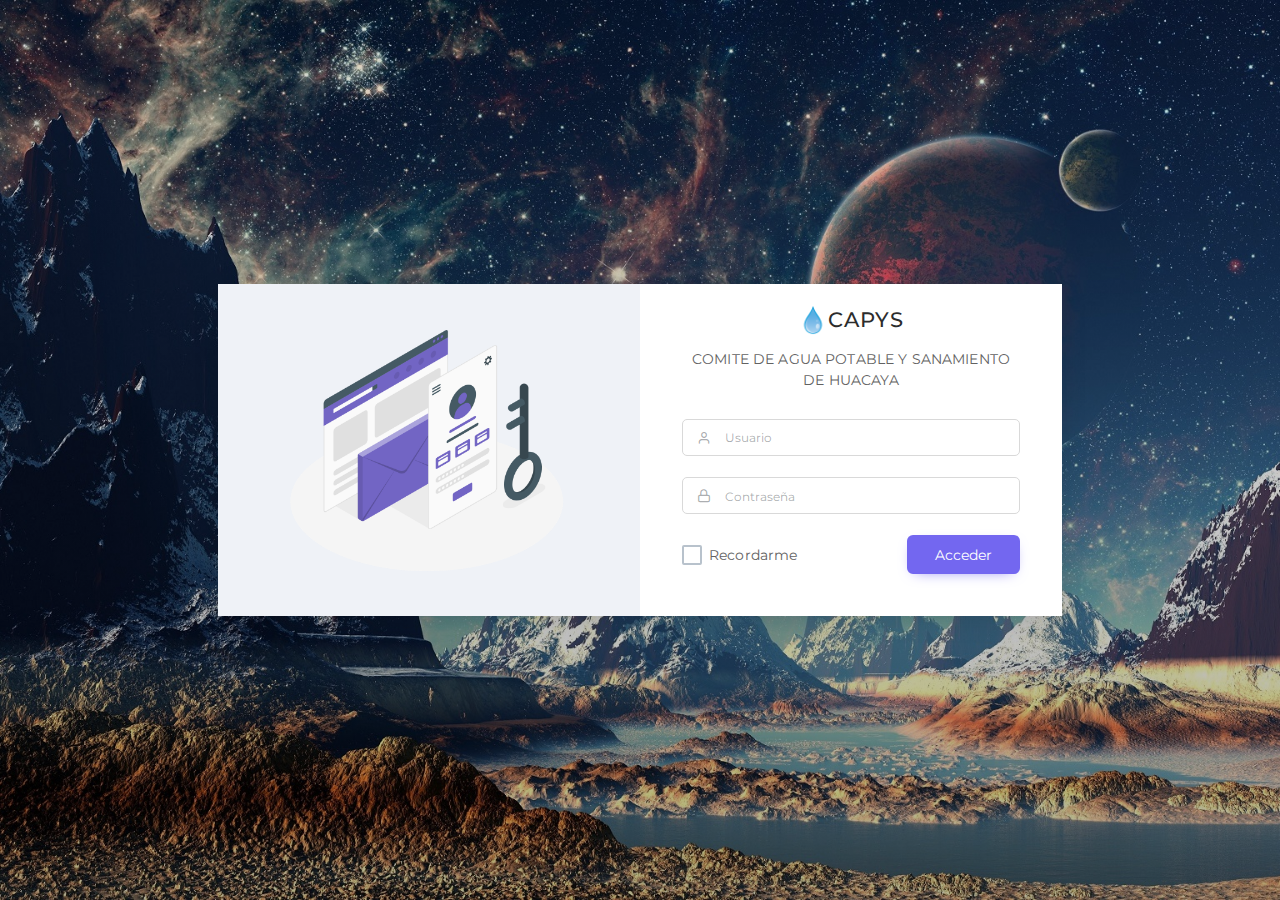
<file: index.html>
<!DOCTYPE html>
<html class="loading" lang="es" data-textdirection="ltr">
<!-- BEGIN: Head-->

<head>
    <meta http-equiv="Content-Type" content="text/html; charset=UTF-8">
    <meta http-equiv="X-UA-Compatible" content="IE=edge">
    <meta name="viewport" content="width=device-width, initial-scale=1.0, user-scalable=0, minimal-ui">
    <meta name="description"
        content="Vuexy admin is super flexible, powerful, clean &amp; modern responsive bootstrap 4 admin template with unlimited possibilities.">
    <meta name="keywords"
        content="admin template, Vuexy admin template, dashboard template, flat admin template, responsive admin template, web app">
    <meta name="author" content="PIXINVENT">
    <title>Control de Agua Potable</title>
    <link rel="apple-touch-icon" href="app-assets/images/ico/apple-icon-120.png">
    <link rel="shortcut icon" type="image/x-icon" href="app-assets/images/logoAgua.png">
    <link href="https://fonts.googleapis.com/css?family=Montserrat:300,400,500,600" rel="stylesheet">

    <!-- BEGIN: Vendor CSS-->
    <link rel="stylesheet" type="text/css" href="app-assets/vendors/css/vendors.min.css">
    <!-- END: Vendor CSS-->

    <!-- BEGIN: Theme CSS-->
    <link rel="stylesheet" type="text/css" href="app-assets/css/bootstrap.css">
    <link rel="stylesheet" type="text/css" href="app-assets/css/bootstrap-extended.css">
    <link rel="stylesheet" type="text/css" href="app-assets/css/colors.css">
    <link rel="stylesheet" type="text/css" href="app-assets/css/components.css">
    <link rel="stylesheet" type="text/css" href="app-assets/css/themes/dark-layout.css">
    <link rel="stylesheet" type="text/css" href="app-assets/css/themes/semi-dark-layout.css">

    <!-- BEGIN: Page CSS-->
    <link rel="stylesheet" type="text/css" href="app-assets/css/core/menu/menu-types/vertical-menu.css">
    <link rel="stylesheet" type="text/css" href="app-assets/css/core/colors/palette-gradient.css">
    <link rel="stylesheet" type="text/css" href="app-assets/css/pages/authentication.css">
    <!-- END: Page CSS-->

    <!-- BEGIN: Custom CSS-->
    <link rel="stylesheet" type="text/css" href="assets/css/style.css">
    <!-- END: Custom CSS-->

</head>
<!-- END: Head-->

<!-- BEGIN: Body-->

<body
    class="vertical-layout vertical-menu-modern semi-dark-layout 1-column  navbar-floating footer-static bg-full-screen-image  blank-page blank-page"
    data-open="click" data-menu="vertical-menu-modern" data-col="1-column" data-layout="semi-dark-layout">
    <!-- BEGIN: Content-->
    <div class="app-content content">
        <div class="content-overlay"></div>
        <div class="header-navbar-shadow"></div>
        <div class="content-wrapper">
            <div class="content-header row">
            </div>
            <div class="content-body">
                <section class="row flexbox-container">
                    <div class="col-xl-8 col-11 d-flex justify-content-center">
                        <div class="card bg-authentication rounded-0 mb-0">
                            <div class="row m-0">
                                <div class="col-lg-6 d-lg-block d-none text-center align-self-center px-3 py-0">
                                    <img src="app-assets/images/acceso.png" alt="branding logo" class="img-fluid"
                                        width="300">
                                </div>
                                <div class="col-lg-6 col-12 p-0">
                                    <div class="card rounded-0 mb-0 px-2">
                                        <div class="card-header pb-1">
                                            <div class="card-title d-flex align-items-center mx-auto">
                                                <img src="app-assets/images/logoAgua.png" alt="" class="img-fluid"
                                                    width="30">
                                                <h4 class="mb-0 h3">CAPYS</h4>
                                            </div>
                                        </div>
                                        <p class="px-2 text-uppercase text-center">Comite de agua potable y sanamiento
                                            de huacaya
                                        </p>
                                        <div class="card-content">
                                            <div class="card-body pt-1">
                                                <form action="admin.html">
                                                    <fieldset
                                                        class="form-label-group form-group position-relative has-icon-left">
                                                        <input type="text" class="form-control" id="user-name"
                                                            placeholder="Usuario" required>
                                                        <div class="form-control-position">
                                                            <i class="feather icon-user"></i>
                                                        </div>
                                                        <label for="user-name">Usuario</label>
                                                    </fieldset>

                                                    <fieldset class="form-label-group position-relative has-icon-left">
                                                        <input type="password" class="form-control" id="user-password"
                                                            placeholder="Contraseña" required>
                                                        <div class="form-control-position">
                                                            <i class="feather icon-lock"></i>
                                                        </div>
                                                        <label for="user-password">Contraseña</label>
                                                    </fieldset>
                                                    <div
                                                        class="form-group d-flex justify-content-between align-items-center">
                                                        <div class="text-left">
                                                            <fieldset class="checkbox">
                                                                <div class="vs-checkbox-con vs-checkbox-primary">
                                                                    <input type="checkbox">
                                                                    <span class="vs-checkbox">
                                                                        <span class="vs-checkbox--check">
                                                                            <i class="vs-icon feather icon-check"></i>
                                                                        </span>
                                                                    </span>
                                                                    <span class="">Recordarme</span>
                                                                </div>
                                                            </fieldset>
                                                        </div>
                                                        <div class="text-right"><button type="submit"
                                                                class="btn btn-primary float-right btn-inline">Acceder</button>
                                                        </div>
                                                    </div>


                                                </form>
                                            </div>
                                        </div>
                                    </div>
                                </div>
                            </div>
                        </div>
                    </div>
                </section>

            </div>
        </div>
    </div>
    <!-- END: Content-->


    <!-- BEGIN: Vendor JS-->
    <script src="app-assets/vendors/js/vendors.min.js"></script>
    <!-- BEGIN Vendor JS-->

    <!-- BEGIN: Page Vendor JS-->
    <!-- END: Page Vendor JS-->

    <!-- BEGIN: Theme JS-->
    <script src="app-assets/js/core/app-menu.js"></script>
    <script src="app-assets/js/core/app.js"></script>
    <script src="app-assets/js/scripts/components.js"></script>
    <!-- END: Theme JS-->

    <!-- BEGIN: Page JS-->
    <!-- END: Page JS-->

</body>
<!-- END: Body-->

</html>
</file>
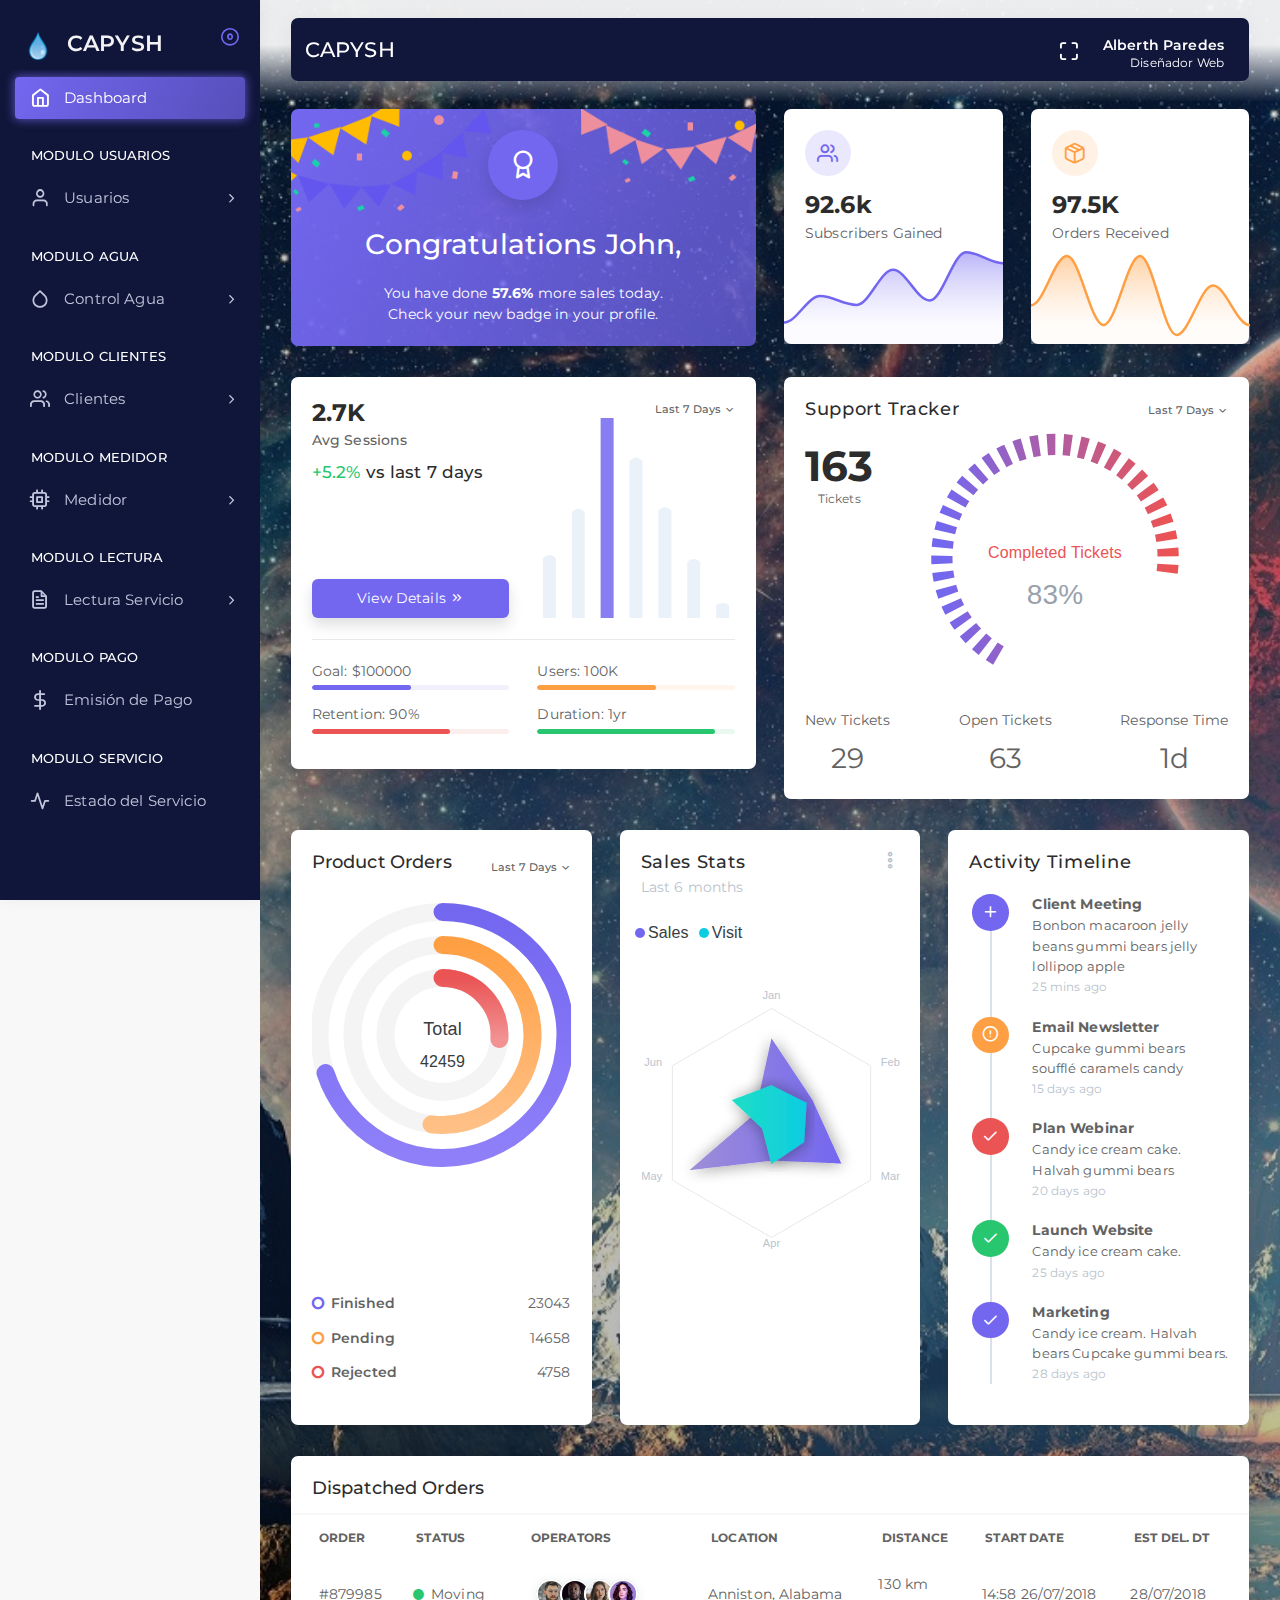
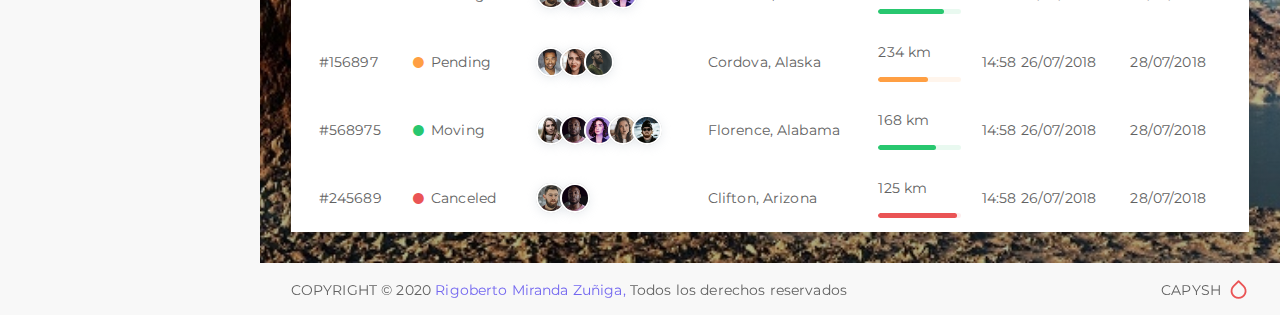
<file: admin.html>
<!DOCTYPE html>
<html class="loading" lang="es" data-textdirection="ltr">
<!-- BEGIN: Head-->

<head>
    <meta http-equiv="Content-Type" content="text/html; charset=UTF-8">
    <meta http-equiv="X-UA-Compatible" content="IE=edge">
    <meta name="viewport" content="width=device-width, initial-scale=1.0, user-scalable=0, minimal-ui">
    <meta name="description" content="Control de consumo de agua CAPYSH">
    <meta name="keywords" content="Template by Alberth Paredes">
    <meta name="author" content="Alberth Paredes">
    <title>CAPYSH</title>
    <link rel="apple-touch-icon" href="app-assets/images/ico/apple-icon-120.png">
    <link rel="shortcut icon" type="image/x-icon" href="app-assets/images/logoAgua.png">
    <link href="https://fonts.googleapis.com/css?family=Montserrat:300,400,500,600" rel="stylesheet">

    <!-- BEGIN: Vendor CSS-->
    <link rel="stylesheet" type="text/css" href="app-assets/vendors/css/vendors.min.css">
    <link rel="stylesheet" type="text/css" href="app-assets/vendors/css/charts/apexcharts.css">
    <link rel="stylesheet" type="text/css" href="app-assets/vendors/css/extensions/tether-theme-arrows.css">
    <link rel="stylesheet" type="text/css" href="app-assets/vendors/css/extensions/tether.min.css">
    <!-- <link rel="stylesheet" type="text/css" href="app-assets/vendors/css/extensions/shepherd-theme-default.css"> -->
    <!-- END: Vendor CSS-->

    <!-- BEGIN: Theme CSS-->
    <link rel="stylesheet" type="text/css" href="app-assets/css/bootstrap.css">
    <link rel="stylesheet" type="text/css" href="app-assets/css/bootstrap-extended.css">
    <link rel="stylesheet" type="text/css" href="app-assets/css/colors.css">
    <link rel="stylesheet" type="text/css" href="app-assets/css/components.css">
    <link rel="stylesheet" type="text/css" href="app-assets/css/themes/dark-layout.css">
    <link rel="stylesheet" type="text/css" href="app-assets/css/themes/semi-dark-layout.css">

    <!-- BEGIN: Page CSS-->
    <link rel="stylesheet" type="text/css" href="app-assets/css/core/menu/menu-types/vertical-menu.css">
    <link rel="stylesheet" type="text/css" href="app-assets/css/core/colors/palette-gradient.css">
    <link rel="stylesheet" type="text/css" href="app-assets/css/pages/dashboard-analytics.css">
    <link rel="stylesheet" type="text/css" href="app-assets/css/pages/card-analytics.css">
    <link rel="stylesheet" type="text/css" href="app-assets/css/plugins/tour/tour.css">
    <!-- END: Page CSS-->

    <!-- BEGIN: Custom CSS-->
    <link rel="stylesheet" type="text/css" href="assets/css/style.css">
    <!-- END: Custom CSS-->

</head>
<!-- END: Head-->

<!-- BEGIN: Body-->

<body class="vertical-layout vertical-menu-modern semi-dark-layout 2-columns  navbar-floating footer-static  "
    data-open="click" data-menu="vertical-menu-modern" data-col="2-columns" data-layout="semi-dark-layout">

    <!-- BEGIN: Header-->
    <nav
        class="header-navbar navbar-expand-lg navbar navbar-with-menu floating-nav navbar-dark bg-semi-dark navbar-shadow">
        <div class="navbar-wrapper">
            <div class="navbar-container content">
                <div class="navbar-collapse" id="navbar-mobile">
                    <div class="mr-auto float-left bookmark-wrapper d-flex align-items-center">
                        <ul class="nav navbar-nav">
                            <li class="nav-item mobile-menu d-xl-none mr-auto"><a
                                    class="nav-link nav-menu-main menu-toggle hidden-xs" href="#"><i
                                        class="ficon feather icon-menu"></i></a></li>
                        </ul>
                        <p class="h3 my-auto text-white">CAPYSH</p>


                    </div>
                    <ul class="nav navbar-nav float-right my-auto">

                        <li class="nav-item d-none d-lg-block"><a class="nav-link nav-link-expand"><i
                                    class="ficon feather icon-maximize"></i></a></li>
                        <!-- <li class="nav-item nav-search"><a class="nav-link nav-link-search"><i
                                    class="ficon feather icon-search"></i></a>
                            <div class="search-input">
                                <div class="search-input-icon"><i class="feather icon-search primary"></i></div>
                                <input class="input" type="text" placeholder="Explore Vuexy..." tabindex="-1"
                                    data-search="template-list">
                                <div class="search-input-close"><i class="feather icon-x"></i></div>
                                <ul class="search-list search-list-main"></ul>
                            </div>
                        </li> -->

                        <li class="dropdown dropdown-user nav-item my-auto pt-1 pt-lg-0"><a
                                class="dropdown-toggle nav-link dropdown-user-link" href="#" data-toggle="dropdown">
                                <div class="user-nav d-sm-flex d-none"><span class="user-name text-bold-600">Alberth
                                        Paredes</span><span class="user-status">Diseñador Web</span></div>
                            </a>
                            <div class="dropdown-menu dropdown-menu-right">
                                <a class="dropdown-item" href="index.html"><i class="feather icon-power"></i>
                                    Salir</a>
                            </div>
                        </li>
                    </ul>
                </div>
            </div>
        </div>
    </nav>


    <!-- BEGIN: Main Menu-->
    <div class="main-menu menu-fixed menu-dark menu-accordion menu-shadow" data-scroll-to-active="true">
        <div class="navbar-header">
            <ul class="nav navbar-nav flex-row">
                <li class="nav-item mr-auto"><a class="navbar-brand" href="admin.html">
                        <div class=""><img src="app-assets/images/logoAgua.png" alt="" class="img-fluid" width="30">
                        </div>
                        <h2 class="brand-text mb-0">CAPYSH</h2>
                    </a></li>
                <li class="nav-item nav-toggle"><a class="nav-link modern-nav-toggle pr-0" data-toggle="collapse"><i
                            class="feather icon-x d-block d-xl-none font-medium-4 primary toggle-icon"></i><i
                            class="toggle-icon feather icon-disc font-medium-4 d-none d-xl-block collapse-toggle-icon primary"
                            data-ticon="icon-disc"></i></a></li>
            </ul>
        </div>
        <div class="shadow-bottom"></div>



        <div class="main-menu-content">
            <ul class="navigation navigation-main" id="main-menu-navigation" data-menu="menu-navigation">
                <li class=" nav-item active"><a href="admin.html"><i class="feather icon-home"></i><span
                            class="menu-title" data-i18n="Dashboard">Dashboard</span></a>
                </li>

                <li class=" navigation-header"><span>Modulo Usuarios</span>
                </li>

                <li class=" nav-item"><a href="#"><i class="feather icon-user"></i><span class="menu-title"
                            data-i18n="User">Usuarios</span></a>
                    <ul class="menu-content">
                        <li><a href="registroUser.html"><i class="feather icon-disc"></i><span class="menu-item"
                                    data-i18n="registroUser">Registrar Usuario</span></a>
                        </li>
                        <li><a href="listUser.html"><i class="feather icon-disc"></i><span class="menu-item"
                                    data-i18n="ListUser">Listar Usuarios</span></a>
                        </li>
                    </ul>
                </li>


                <li class=" navigation-header"><span>Modulo Agua</span>
                </li>

                <li class=" nav-item"><a href="#"><i class="feather icon-droplet"></i><span class="menu-title"
                            data-i18n="ControlAgua">Control Agua</span></a>
                    <ul class="menu-content">
                        <li><a href="registroPrecio.html"><i class="feather icon-disc"></i><span class="menu-item"
                                    data-i18n="rPrecio">Registrar Precio</span></a>
                        </li>
                        <li><a href="descuento.html"><i class="feather icon-disc"></i><span class="menu-item"
                                    data-i18n="Desc">Descuento</span></a>
                        </li>
                    </ul>
                </li>

                <li class=" navigation-header"><span>Modulo Clientes</span>
                </li>

                <li class=" nav-item"><a href="#"><i class="feather icon-users"></i><span class="menu-title"
                            data-i18n="Clientes">Clientes</span></a>
                    <ul class="menu-content">
                        <li><a href="registroCliente.html"><i class="feather icon-disc"></i><span class="menu-item"
                                    data-i18n="registroCliente">Registrar Cliente</span></a>
                        </li>
                        <li><a href="listCliente.html"><i class="feather icon-disc"></i><span class="menu-item"
                                    data-i18n="ListCliente">Listar Clientes</span></a>
                        </li>
                    </ul>
                </li>

                <li class=" navigation-header"><span>Modulo Medidor</span>
                </li>

                <li class=" nav-item"><a href="#"><i class="feather icon-cpu"></i><span class="menu-title"
                            data-i18n="Medidor">Medidor</span></a>
                    <ul class="menu-content">
                        <li><a href="registroMedidor.html"><i class="feather icon-disc"></i><span class="menu-item"
                                    data-i18n="registroMedidor">Registrar Medidor</span></a>
                        </li>
                        <li><a href="listMedidor.html"><i class="feather icon-disc"></i><span class="menu-item"
                                    data-i18n="ListMedidor">Listar Medidores</span></a>
                        </li>
                    </ul>
                </li>

                <li class=" navigation-header"><span>Modulo Lectura</span>
                </li>

                <li class=" nav-item"><a href="#"><i class="feather icon-file-text"></i><span class="menu-title"
                            data-i18n="Medidor">Lectura Servicio</span></a>
                    <ul class="menu-content">
                        <li><a href="registroLectura.html"><i class="feather icon-disc"></i><span class="menu-item"
                                    data-i18n="registroLectura">Registrar Lectura</span></a>
                        </li>
                        <li><a href="listLectura.html"><i class="feather icon-disc"></i><span class="menu-item"
                                    data-i18n="ListLectura">Listar Lecturas</span></a>
                        </li>
                    </ul>
                </li>

                <li class=" navigation-header"><span>Modulo Pago</span>
                </li>
                <li class=" nav-item "><a href="pago.html"><i class="feather icon-dollar-sign"></i><span
                            class="menu-title" data-i18n="pago">Emisión de Pago</span></a>
                </li>
                <li class=" navigation-header"><span>Modulo Servicio</span>
                </li>
                <li class=" nav-item "><a href="servicio.html"><i class="feather icon-activity"></i><span
                            class="menu-title" data-i18n="pago">Estado del Servicio</span></a>
                </li>

            </ul>
        </div>
    </div>
    <!-- END: Main Menu-->

    <!-- BEGIN: Content-->
    <div class="app-content content">
        <div class="content-overlay"></div>
        <div class="header-navbar-shadow"></div>
        <div class="content-wrapper">
            <div class="content-header row">
            </div>
            <div class="content-body">
                <!-- Dashboard Analytics Start -->
                <section id="dashboard-analytics">
                    <div class="row">
                        <div class="col-lg-6 col-md-12 col-sm-12">
                            <div class="card bg-analytics text-white">
                                <div class="card-content">
                                    <div class="card-body text-center">
                                        <img src="app-assets/images/elements/decore-left.png" class="img-left" alt="
            card-img-left">
                                        <img src="app-assets/images/elements/decore-right.png" class="img-right" alt="
            card-img-right">
                                        <div class="avatar avatar-xl bg-primary shadow mt-0">
                                            <div class="avatar-content">
                                                <i class="feather icon-award white font-large-1"></i>
                                            </div>
                                        </div>
                                        <div class="text-center">
                                            <h1 class="mb-2 text-white">Congratulations John,</h1>
                                            <p class="m-auto w-75">You have done <strong>57.6%</strong> more sales
                                                today. Check your new badge in your profile.</p>
                                        </div>
                                    </div>
                                </div>
                            </div>
                        </div>
                        <div class="col-lg-3 col-md-6 col-12">
                            <div class="card">
                                <div class="card-header d-flex flex-column align-items-start pb-0">
                                    <div class="avatar bg-rgba-primary p-50 m-0">
                                        <div class="avatar-content">
                                            <i class="feather icon-users text-primary font-medium-5"></i>
                                        </div>
                                    </div>
                                    <h2 class="text-bold-700 mt-1 mb-25">92.6k</h2>
                                    <p class="mb-0">Subscribers Gained</p>
                                </div>
                                <div class="card-content">
                                    <div id="subscribe-gain-chart"></div>
                                </div>
                            </div>
                        </div>
                        <div class="col-lg-3 col-md-6 col-12">
                            <div class="card">
                                <div class="card-header d-flex flex-column align-items-start pb-0">
                                    <div class="avatar bg-rgba-warning p-50 m-0">
                                        <div class="avatar-content">
                                            <i class="feather icon-package text-warning font-medium-5"></i>
                                        </div>
                                    </div>
                                    <h2 class="text-bold-700 mt-1 mb-25">97.5K</h2>
                                    <p class="mb-0">Orders Received</p>
                                </div>
                                <div class="card-content">
                                    <div id="orders-received-chart"></div>
                                </div>
                            </div>
                        </div>
                    </div>
                    <div class="row">
                        <div class="col-md-6 col-12">
                            <div class="card">
                                <div class="card-content">
                                    <div class="card-body">
                                        <div class="row pb-50">
                                            <div
                                                class="col-lg-6 col-12 d-flex justify-content-between flex-column order-lg-1 order-2 mt-lg-0 mt-2">
                                                <div>
                                                    <h2 class="text-bold-700 mb-25">2.7K</h2>
                                                    <p class="text-bold-500 mb-75">Avg Sessions</p>
                                                    <h5 class="font-medium-2">
                                                        <span class="text-success">+5.2% </span>
                                                        <span>vs last 7 days</span>
                                                    </h5>
                                                </div>
                                                <a href="#" class="btn btn-primary shadow">View Details <i
                                                        class="feather icon-chevrons-right"></i></a>
                                            </div>
                                            <div
                                                class="col-lg-6 col-12 d-flex justify-content-between flex-column text-right order-lg-2 order-1">
                                                <div class="dropdown chart-dropdown">
                                                    <button class="btn btn-sm border-0 dropdown-toggle p-0"
                                                        type="button" id="dropdownItem5" data-toggle="dropdown"
                                                        aria-haspopup="true" aria-expanded="false">
                                                        Last 7 Days
                                                    </button>
                                                    <div class="dropdown-menu dropdown-menu-right"
                                                        aria-labelledby="dropdownItem5">
                                                        <a class="dropdown-item" href="#">Last 28 Days</a>
                                                        <a class="dropdown-item" href="#">Last Month</a>
                                                        <a class="dropdown-item" href="#">Last Year</a>
                                                    </div>
                                                </div>
                                                <div id="avg-session-chart"></div>
                                            </div>
                                        </div>
                                        <hr />
                                        <div class="row avg-sessions pt-50">
                                            <div class="col-6">
                                                <p class="mb-0">Goal: $100000</p>
                                                <div class="progress progress-bar-primary mt-25">
                                                    <div class="progress-bar" role="progressbar" aria-valuenow="50"
                                                        aria-valuemin="50" aria-valuemax="100" style="width:50%"></div>
                                                </div>
                                            </div>
                                            <div class="col-6">
                                                <p class="mb-0">Users: 100K</p>
                                                <div class="progress progress-bar-warning mt-25">
                                                    <div class="progress-bar" role="progressbar" aria-valuenow="60"
                                                        aria-valuemin="60" aria-valuemax="100" style="width:60%"></div>
                                                </div>
                                            </div>
                                            <div class="col-6">
                                                <p class="mb-0">Retention: 90%</p>
                                                <div class="progress progress-bar-danger mt-25">
                                                    <div class="progress-bar" role="progressbar" aria-valuenow="70"
                                                        aria-valuemin="70" aria-valuemax="100" style="width:70%"></div>
                                                </div>
                                            </div>
                                            <div class="col-6">
                                                <p class="mb-0">Duration: 1yr</p>
                                                <div class="progress progress-bar-success mt-25">
                                                    <div class="progress-bar" role="progressbar" aria-valuenow="90"
                                                        aria-valuemin="90" aria-valuemax="100" style="width:90%"></div>
                                                </div>
                                            </div>
                                        </div>
                                    </div>
                                </div>
                            </div>
                        </div>
                        <div class="col-md-6 col-12">
                            <div class="card">
                                <div class="card-header d-flex justify-content-between pb-0">
                                    <h4 class="card-title">Support Tracker</h4>
                                    <div class="dropdown chart-dropdown">
                                        <button class="btn btn-sm border-0 dropdown-toggle p-0" type="button"
                                            id="dropdownItem4" data-toggle="dropdown" aria-haspopup="true"
                                            aria-expanded="false">
                                            Last 7 Days
                                        </button>
                                        <div class="dropdown-menu dropdown-menu-right" aria-labelledby="dropdownItem4">
                                            <a class="dropdown-item" href="#">Last 28 Days</a>
                                            <a class="dropdown-item" href="#">Last Month</a>
                                            <a class="dropdown-item" href="#">Last Year</a>
                                        </div>
                                    </div>
                                </div>
                                <div class="card-content">
                                    <div class="card-body pt-0">
                                        <div class="row">
                                            <div class="col-sm-2 col-12 d-flex flex-column flex-wrap text-center">
                                                <h1 class="font-large-2 text-bold-700 mt-2 mb-0">163</h1>
                                                <small>Tickets</small>
                                            </div>
                                            <div class="col-sm-10 col-12 d-flex justify-content-center">
                                                <div id="support-tracker-chart"></div>
                                            </div>
                                        </div>
                                        <div class="chart-info d-flex justify-content-between">
                                            <div class="text-center">
                                                <p class="mb-50">New Tickets</p>
                                                <span class="font-large-1">29</span>
                                            </div>
                                            <div class="text-center">
                                                <p class="mb-50">Open Tickets</p>
                                                <span class="font-large-1">63</span>
                                            </div>
                                            <div class="text-center">
                                                <p class="mb-50">Response Time</p>
                                                <span class="font-large-1">1d</span>
                                            </div>
                                        </div>
                                    </div>
                                </div>
                            </div>
                        </div>
                    </div>
                    <div class="row match-height">
                        <div class="col-lg-4 col-12">
                            <div class="card">
                                <div class="card-header d-flex justify-content-between pb-0">
                                    <h4>Product Orders</h4>
                                    <div class="dropdown chart-dropdown">
                                        <button class="btn btn-sm border-0 dropdown-toggle p-0" type="button"
                                            id="dropdownItem2" data-toggle="dropdown" aria-haspopup="true"
                                            aria-expanded="false">
                                            Last 7 Days
                                        </button>
                                        <div class="dropdown-menu dropdown-menu-right" aria-labelledby="dropdownItem2">
                                            <a class="dropdown-item" href="#">Last 28 Days</a>
                                            <a class="dropdown-item" href="#">Last Month</a>
                                            <a class="dropdown-item" href="#">Last Year</a>
                                        </div>
                                    </div>
                                </div>
                                <div class="card-content">
                                    <div class="card-body">
                                        <div id="product-order-chart" class="mb-3"></div>
                                        <div class="chart-info d-flex justify-content-between mb-1">
                                            <div class="series-info d-flex align-items-center">
                                                <i class="fa fa-circle-o text-bold-700 text-primary"></i>
                                                <span class="text-bold-600 ml-50">Finished</span>
                                            </div>
                                            <div class="product-result">
                                                <span>23043</span>
                                            </div>
                                        </div>
                                        <div class="chart-info d-flex justify-content-between mb-1">
                                            <div class="series-info d-flex align-items-center">
                                                <i class="fa fa-circle-o text-bold-700 text-warning"></i>
                                                <span class="text-bold-600 ml-50">Pending</span>
                                            </div>
                                            <div class="product-result">
                                                <span>14658</span>
                                            </div>
                                        </div>
                                        <div class="chart-info d-flex justify-content-between mb-75">
                                            <div class="series-info d-flex align-items-center">
                                                <i class="fa fa-circle-o text-bold-700 text-danger"></i>
                                                <span class="text-bold-600 ml-50">Rejected</span>
                                            </div>
                                            <div class="product-result">
                                                <span>4758</span>
                                            </div>
                                        </div>
                                    </div>
                                </div>
                            </div>
                        </div>
                        <div class="col-lg-4 col-12">
                            <div class="card">
                                <div class="card-header d-flex justify-content-between align-items-start">
                                    <div>
                                        <h4 class="card-title">Sales Stats</h4>
                                        <p class="text-muted mt-25 mb-0">Last 6 months</p>
                                    </div>
                                    <p class="mb-0"><i
                                            class="feather icon-more-vertical font-medium-3 text-muted cursor-pointer"></i>
                                    </p>
                                </div>
                                <div class="card-content">
                                    <div class="card-body px-0">
                                        <div id="sales-chart"></div>
                                    </div>
                                </div>
                            </div>
                        </div>
                        <div class="col-lg-4 col-12">
                            <div class="card">
                                <div class="card-header">
                                    <h4 class="card-title">Activity Timeline</h4>
                                </div>
                                <div class="card-content">
                                    <div class="card-body">
                                        <ul class="activity-timeline timeline-left list-unstyled">
                                            <li>
                                                <div class="timeline-icon bg-primary">
                                                    <i class="feather icon-plus font-medium-2 align-middle"></i>
                                                </div>
                                                <div class="timeline-info">
                                                    <p class="font-weight-bold mb-0">Client Meeting</p>
                                                    <span class="font-small-3">Bonbon macaroon jelly beans gummi bears
                                                        jelly lollipop apple</span>
                                                </div>
                                                <small class="text-muted">25 mins ago</small>
                                            </li>
                                            <li>
                                                <div class="timeline-icon bg-warning">
                                                    <i class="feather icon-alert-circle font-medium-2 align-middle"></i>
                                                </div>
                                                <div class="timeline-info">
                                                    <p class="font-weight-bold mb-0">Email Newsletter</p>
                                                    <span class="font-small-3">Cupcake gummi bears soufflé caramels
                                                        candy</span>
                                                </div>
                                                <small class="text-muted">15 days ago</small>
                                            </li>
                                            <li>
                                                <div class="timeline-icon bg-danger">
                                                    <i class="feather icon-check font-medium-2 align-middle"></i>
                                                </div>
                                                <div class="timeline-info">
                                                    <p class="font-weight-bold mb-0">Plan Webinar</p>
                                                    <span class="font-small-3">Candy ice cream cake. Halvah gummi
                                                        bears</span>
                                                </div>
                                                <small class="text-muted">20 days ago</small>
                                            </li>
                                            <li>
                                                <div class="timeline-icon bg-success">
                                                    <i class="feather icon-check font-medium-2 align-middle"></i>
                                                </div>
                                                <div class="timeline-info">
                                                    <p class="font-weight-bold mb-0">Launch Website</p>
                                                    <span class="font-small-3">Candy ice cream cake. </span>
                                                </div>
                                                <small class="text-muted">25 days ago</small>
                                            </li>
                                            <li>
                                                <div class="timeline-icon bg-primary">
                                                    <i class="feather icon-check font-medium-2 align-middle"></i>
                                                </div>
                                                <div class="timeline-info">
                                                    <p class="font-weight-bold mb-0">Marketing</p>
                                                    <span class="font-small-3">Candy ice cream. Halvah bears Cupcake
                                                        gummi bears.</span>
                                                </div>
                                                <small class="text-muted">28 days ago</small>
                                            </li>
                                        </ul>
                                    </div>
                                </div>
                            </div>
                        </div>
                    </div>
                    <div class="row">
                        <div class="col-12">
                            <div class="card">
                                <div class="card-header">
                                    <h4 class="mb-0">Dispatched Orders</h4>
                                </div>
                                <div class="card-content">
                                    <div class="table-responsive mt-1">
                                        <table class="table table-hover-animation mb-0">
                                            <thead>
                                                <tr>
                                                    <th>ORDER</th>
                                                    <th>STATUS</th>
                                                    <th>OPERATORS</th>
                                                    <th>LOCATION</th>
                                                    <th>DISTANCE</th>
                                                    <th>START DATE</th>
                                                    <th>EST DEL. DT</th>
                                                </tr>
                                            </thead>
                                            <tbody>
                                                <tr>
                                                    <td>#879985</td>
                                                    <td><i
                                                            class="fa fa-circle font-small-3 text-success mr-50"></i>Moving
                                                    </td>
                                                    <td class="p-1">
                                                        <ul
                                                            class="list-unstyled users-list m-0  d-flex align-items-center">
                                                            <li data-toggle="tooltip" data-popup="tooltip-custom"
                                                                data-placement="bottom"
                                                                data-original-title="Vinnie Mostowy"
                                                                class="avatar pull-up">
                                                                <img class="media-object rounded-circle"
                                                                    src="app-assets/images/portrait/small/avatar-s-5.jpg"
                                                                    alt="Avatar" height="30" width="30">
                                                            </li>
                                                            <li data-toggle="tooltip" data-popup="tooltip-custom"
                                                                data-placement="bottom"
                                                                data-original-title="Elicia Rieske"
                                                                class="avatar pull-up">
                                                                <img class="media-object rounded-circle"
                                                                    src="app-assets/images/portrait/small/avatar-s-7.jpg"
                                                                    alt="Avatar" height="30" width="30">
                                                            </li>
                                                            <li data-toggle="tooltip" data-popup="tooltip-custom"
                                                                data-placement="bottom"
                                                                data-original-title="Julee Rossignol"
                                                                class="avatar pull-up">
                                                                <img class="media-object rounded-circle"
                                                                    src="app-assets/images/portrait/small/avatar-s-10.jpg"
                                                                    alt="Avatar" height="30" width="30">
                                                            </li>
                                                            <li data-toggle="tooltip" data-popup="tooltip-custom"
                                                                data-placement="bottom"
                                                                data-original-title="Darcey Nooner"
                                                                class="avatar pull-up">
                                                                <img class="media-object rounded-circle"
                                                                    src="app-assets/images/portrait/small/avatar-s-8.jpg"
                                                                    alt="Avatar" height="30" width="30">
                                                            </li>
                                                        </ul>
                                                    </td>
                                                    <td>Anniston, Alabama</td>
                                                    <td>
                                                        <span>130 km</span>
                                                        <div class="progress progress-bar-success mt-1 mb-0">
                                                            <div class="progress-bar" role="progressbar"
                                                                style="width: 80%" aria-valuenow="80" aria-valuemin="0"
                                                                aria-valuemax="100"></div>
                                                        </div>
                                                    </td>
                                                    <td>14:58 26/07/2018</td>
                                                    <td>28/07/2018</td>
                                                </tr>
                                                <tr>
                                                    <td>#156897</td>
                                                    <td><i
                                                            class="fa fa-circle font-small-3 text-warning mr-50"></i>Pending
                                                    </td>
                                                    <td class="p-1">
                                                        <ul
                                                            class="list-unstyled users-list m-0  d-flex align-items-center">
                                                            <li data-toggle="tooltip" data-popup="tooltip-custom"
                                                                data-placement="bottom"
                                                                data-original-title="Trina Lynes"
                                                                class="avatar pull-up">
                                                                <img class="media-object rounded-circle"
                                                                    src="app-assets/images/portrait/small/avatar-s-1.jpg"
                                                                    alt="Avatar" height="30" width="30">
                                                            </li>
                                                            <li data-toggle="tooltip" data-popup="tooltip-custom"
                                                                data-placement="bottom"
                                                                data-original-title="Lilian Nenez"
                                                                class="avatar pull-up">
                                                                <img class="media-object rounded-circle"
                                                                    src="app-assets/images/portrait/small/avatar-s-2.jpg"
                                                                    alt="Avatar" height="30" width="30">
                                                            </li>
                                                            <li data-toggle="tooltip" data-popup="tooltip-custom"
                                                                data-placement="bottom"
                                                                data-original-title="Alberto Glotzbach"
                                                                class="avatar pull-up">
                                                                <img class="media-object rounded-circle"
                                                                    src="app-assets/images/portrait/small/avatar-s-3.jpg"
                                                                    alt="Avatar" height="30" width="30">
                                                            </li>
                                                        </ul>
                                                    </td>
                                                    <td>Cordova, Alaska</td>
                                                    <td>
                                                        <span>234 km</span>
                                                        <div class="progress progress-bar-warning mt-1 mb-0">
                                                            <div class="progress-bar" role="progressbar"
                                                                style="width: 60%" aria-valuenow="60" aria-valuemin="0"
                                                                aria-valuemax="100"></div>
                                                        </div>
                                                    </td>
                                                    <td>14:58 26/07/2018</td>
                                                    <td>28/07/2018</td>
                                                </tr>
                                                <tr>
                                                    <td>#568975</td>
                                                    <td><i
                                                            class="fa fa-circle font-small-3 text-success mr-50"></i>Moving
                                                    </td>
                                                    <td class="p-1">
                                                        <ul
                                                            class="list-unstyled users-list m-0  d-flex align-items-center">
                                                            <li data-toggle="tooltip" data-popup="tooltip-custom"
                                                                data-placement="bottom"
                                                                data-original-title="Lai Lewandowski"
                                                                class="avatar pull-up">
                                                                <img class="media-object rounded-circle"
                                                                    src="app-assets/images/portrait/small/avatar-s-6.jpg"
                                                                    alt="Avatar" height="30" width="30">
                                                            </li>
                                                            <li data-toggle="tooltip" data-popup="tooltip-custom"
                                                                data-placement="bottom"
                                                                data-original-title="Elicia Rieske"
                                                                class="avatar pull-up">
                                                                <img class="media-object rounded-circle"
                                                                    src="app-assets/images/portrait/small/avatar-s-7.jpg"
                                                                    alt="Avatar" height="30" width="30">
                                                            </li>
                                                            <li data-toggle="tooltip" data-popup="tooltip-custom"
                                                                data-placement="bottom"
                                                                data-original-title="Darcey Nooner"
                                                                class="avatar pull-up">
                                                                <img class="media-object rounded-circle"
                                                                    src="app-assets/images/portrait/small/avatar-s-8.jpg"
                                                                    alt="Avatar" height="30" width="30">
                                                            </li>
                                                            <li data-toggle="tooltip" data-popup="tooltip-custom"
                                                                data-placement="bottom"
                                                                data-original-title="Julee Rossignol"
                                                                class="avatar pull-up">
                                                                <img class="media-object rounded-circle"
                                                                    src="app-assets/images/portrait/small/avatar-s-10.jpg"
                                                                    alt="Avatar" height="30" width="30">
                                                            </li>
                                                            <li data-toggle="tooltip" data-popup="tooltip-custom"
                                                                data-placement="bottom"
                                                                data-original-title="Jeffrey Gerondale"
                                                                class="avatar pull-up">
                                                                <img class="media-object rounded-circle"
                                                                    src="app-assets/images/portrait/small/avatar-s-9.jpg"
                                                                    alt="Avatar" height="30" width="30">
                                                            </li>
                                                        </ul>
                                                    </td>
                                                    <td>Florence, Alabama</td>
                                                    <td>
                                                        <span>168 km</span>
                                                        <div class="progress progress-bar-success mt-1 mb-0">
                                                            <div class="progress-bar" role="progressbar"
                                                                style="width: 70%" aria-valuenow="70" aria-valuemin="0"
                                                                aria-valuemax="100"></div>
                                                        </div>
                                                    </td>
                                                    <td>14:58 26/07/2018</td>
                                                    <td>28/07/2018</td>
                                                </tr>
                                                <tr>
                                                    <td>#245689</td>
                                                    <td><i
                                                            class="fa fa-circle font-small-3 text-danger mr-50"></i>Canceled
                                                    </td>
                                                    <td class="p-1">
                                                        <ul
                                                            class="list-unstyled users-list m-0  d-flex align-items-center">
                                                            <li data-toggle="tooltip" data-popup="tooltip-custom"
                                                                data-placement="bottom"
                                                                data-original-title="Vinnie Mostowy"
                                                                class="avatar pull-up">
                                                                <img class="media-object rounded-circle"
                                                                    src="app-assets/images/portrait/small/avatar-s-5.jpg"
                                                                    alt="Avatar" height="30" width="30">
                                                            </li>
                                                            <li data-toggle="tooltip" data-popup="tooltip-custom"
                                                                data-placement="bottom"
                                                                data-original-title="Elicia Rieske"
                                                                class="avatar pull-up">
                                                                <img class="media-object rounded-circle"
                                                                    src="app-assets/images/portrait/small/avatar-s-7.jpg"
                                                                    alt="Avatar" height="30" width="30">
                                                            </li>
                                                        </ul>
                                                    </td>
                                                    <td>Clifton, Arizona</td>
                                                    <td>
                                                        <span>125 km</span>
                                                        <div class="progress progress-bar-danger mt-1 mb-0">
                                                            <div class="progress-bar" role="progressbar"
                                                                style="width: 95%" aria-valuenow="95" aria-valuemin="0"
                                                                aria-valuemax="100"></div>
                                                        </div>
                                                    </td>
                                                    <td>14:58 26/07/2018</td>
                                                    <td>28/07/2018</td>
                                                </tr>
                                            </tbody>
                                        </table>
                                    </div>
                                </div>
                            </div>
                        </div>
                    </div>
                </section>
                <!-- Dashboard Analytics end -->

            </div>
        </div>
    </div>
    <!-- END: Content-->

    <div class="sidenav-overlay"></div>
    <div class="drag-target"></div>

    <!-- BEGIN: Footer-->
    <footer class="footer footer-static footer-light">
        <p class="clearfix blue-grey lighten-2 mb-0"><span
                class="float-md-left d-block d-md-inline-block mt-25">COPYRIGHT &copy; 2020<a
                    class="text-bold-800 grey darken-2" href="#" target="_blank">Rigoberto Miranda Zuñiga,</a>Todos los
                derechos reservados</span><span class="float-md-right d-none d-md-block">CAPYSH<i
                    class="feather icon-droplet pink"></i></span>
            <!-- <button class="btn btn-primary btn-icon scroll-top" type="button"><i
                    class="feather icon-arrow-up"></i></button> -->
        </p>
    </footer>
    <!-- END: Footer-->


    <!-- BEGIN: Vendor JS-->
    <script src="app-assets/vendors/js/vendors.min.js"></script>
    <!-- BEGIN Vendor JS-->

    <!-- BEGIN: Page Vendor JS-->
    <script src="app-assets/vendors/js/charts/apexcharts.min.js"></script>
    <script src="app-assets/vendors/js/extensions/tether.min.js"></script>
    <!-- <script src="app-assets/vendors/js/extensions/shepherd.min.js"></script> -->
    <!-- END: Page Vendor JS-->

    <!-- BEGIN: Theme JS-->
    <script src="app-assets/js/core/app-menu.js"></script>
    <script src="app-assets/js/core/app.js"></script>
    <script src="app-assets/js/scripts/components.js"></script>
    <!-- END: Theme JS-->

    <!-- BEGIN: Page JS-->
    <script src="app-assets/js/scripts/pages/dashboard-analytics.js"></script>
    <!-- END: Page JS-->

</body>
<!-- END: Body-->

</html>
</file>
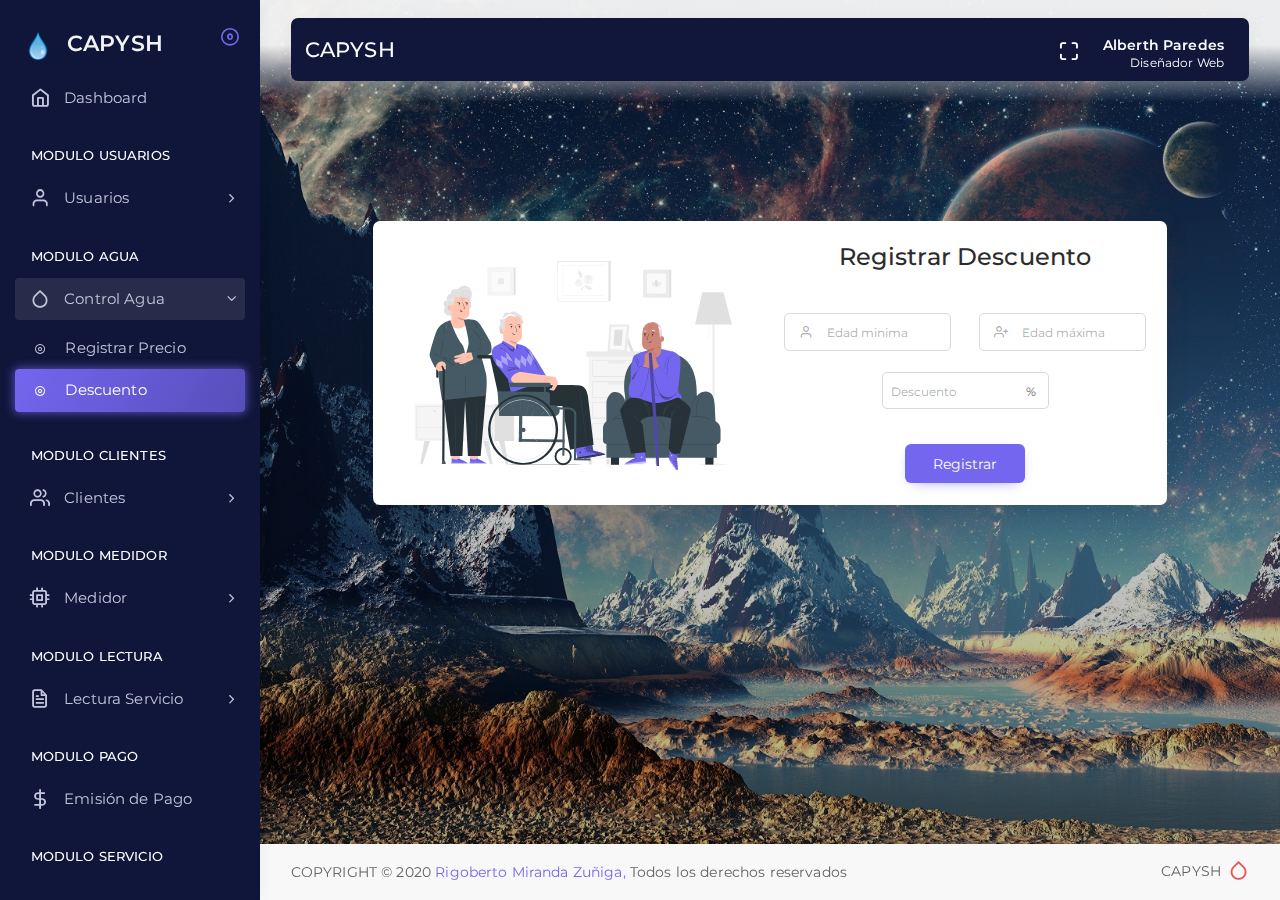
<file: descuento.html>
<!DOCTYPE html>
<html class="loading" lang="es" data-textdirection="ltr">
<!-- BEGIN: Head-->

<head>
    <meta http-equiv="Content-Type" content="text/html; charset=UTF-8">
    <meta http-equiv="X-UA-Compatible" content="IE=edge">
    <meta name="viewport" content="width=device-width, initial-scale=1.0, user-scalable=0, minimal-ui">
    <meta name="description" content="Control de consumo de agua CAPYSH">
    <meta name="keywords" content="Template by Alberth Paredes">
    <meta name="author" content="Alberth Paredes">
    <title>CAPYSH</title>
    <link rel="apple-touch-icon" href="app-assets/images/ico/apple-icon-120.png">
    <link rel="shortcut icon" type="image/x-icon" href="app-assets/images/logoAgua.png">
    <link href="https://fonts.googleapis.com/css?family=Montserrat:300,400,500,600" rel="stylesheet">

    <!-- BEGIN: Vendor CSS-->
    <!-- <link rel="stylesheet" type="text/css" href="app-assets/vendors/css/extensions/shepherd-theme-default.css"> -->
    <!-- END: Vendor CSS-->

    <!-- BEGIN: Theme CSS-->
    <link rel="stylesheet" type="text/css" href="app-assets/vendors/css/vendors.min.css">
    <link rel="stylesheet" type="text/css" href="app-assets/vendors/css/forms/select/select2.min.css">
    <link rel="stylesheet" type="text/css" href="app-assets/vendors/css/pickers/pickadate/pickadate.css">
    <link rel="stylesheet" type="text/css" href="app-assets/vendors/css/extensions/sweetalert2.min.css">
    <!-- END: Vendor CSS-->

    <!-- BEGIN: Theme CSS-->
    <link rel="stylesheet" type="text/css" href="app-assets/css/bootstrap.css">
    <link rel="stylesheet" type="text/css" href="app-assets/css/bootstrap-extended.css">
    <link rel="stylesheet" type="text/css" href="app-assets/css/colors.css">
    <link rel="stylesheet" type="text/css" href="app-assets/css/components.css">
    <link rel="stylesheet" type="text/css" href="app-assets/css/themes/dark-layout.css">
    <link rel="stylesheet" type="text/css" href="app-assets/css/themes/semi-dark-layout.css">

    <!-- BEGIN: Page CSS-->
    <link rel="stylesheet" type="text/css" href="app-assets/css/core/menu/menu-types/vertical-menu.css">
    <link rel="stylesheet" type="text/css" href="app-assets/css/core/colors/palette-gradient.css">
    <!-- END: Page CSS-->

    <!-- BEGIN: Custom CSS-->
    <link rel="stylesheet" type="text/css" href="assets/css/style.css">
    <!-- END: Custom CSS-->

</head>
<!-- END: Head-->

<!-- BEGIN: Body-->

<body class="vertical-layout vertical-menu-modern semi-dark-layout 2-columns  navbar-floating footer-static  "
    data-open="click" data-menu="vertical-menu-modern" data-col="2-columns" data-layout="semi-dark-layout">

    <!-- BEGIN: Header-->
    <nav
        class="header-navbar navbar-expand-lg navbar navbar-with-menu floating-nav navbar-dark bg-semi-dark navbar-shadow">
        <div class="navbar-wrapper">
            <div class="navbar-container content">
                <div class="navbar-collapse" id="navbar-mobile">
                    <div class="mr-auto float-left bookmark-wrapper d-flex align-items-center">
                        <ul class="nav navbar-nav">
                            <li class="nav-item mobile-menu d-xl-none mr-auto"><a
                                    class="nav-link nav-menu-main menu-toggle hidden-xs" href="#"><i
                                        class="ficon feather icon-menu"></i></a></li>
                        </ul>
                        <p class="h3 my-auto text-white">CAPYSH</p>


                    </div>
                    <ul class="nav navbar-nav float-right my-auto">

                        <li class="nav-item d-none d-lg-block"><a class="nav-link nav-link-expand"><i
                                    class="ficon feather icon-maximize"></i></a></li>
                        <!-- <li class="nav-item nav-search"><a class="nav-link nav-link-search"><i
                                    class="ficon feather icon-search"></i></a>
                            <div class="search-input">
                                <div class="search-input-icon"><i class="feather icon-search primary"></i></div>
                                <input class="input" type="text" placeholder="Explore Vuexy..." tabindex="-1"
                                    data-search="template-list">
                                <div class="search-input-close"><i class="feather icon-x"></i></div>
                                <ul class="search-list search-list-main"></ul>
                            </div>
                        </li> -->

                        <li class="dropdown dropdown-user nav-item my-auto pt-1 pt-lg-0"><a
                                class="dropdown-toggle nav-link dropdown-user-link" href="#" data-toggle="dropdown">
                                <div class="user-nav d-sm-flex d-none"><span class="user-name text-bold-600">Alberth
                                        Paredes</span><span class="user-status">Diseñador Web</span></div>
                            </a>
                            <div class="dropdown-menu dropdown-menu-right">
                                <a class="dropdown-item" href="index.html"><i class="feather icon-power"></i>
                                    Salir</a>
                            </div>
                        </li>
                    </ul>
                </div>
            </div>
        </div>
    </nav>


    <!-- BEGIN: Main Menu-->
    <div class="main-menu menu-fixed menu-dark menu-accordion menu-shadow" data-scroll-to-active="true">
        <div class="navbar-header">
            <ul class="nav navbar-nav flex-row">
                <li class="nav-item mr-auto"><a class="navbar-brand" href="admin.html">
                        <div class=""><img src="app-assets/images/logoAgua.png" alt="" class="img-fluid" width="30">
                        </div>
                        <h2 class="brand-text mb-0">CAPYSH</h2>
                    </a></li>
                <li class="nav-item nav-toggle"><a class="nav-link modern-nav-toggle pr-0" data-toggle="collapse"><i
                            class="feather icon-x d-block d-xl-none font-medium-4 primary toggle-icon"></i><i
                            class="toggle-icon feather icon-disc font-medium-4 d-none d-xl-block collapse-toggle-icon primary"
                            data-ticon="icon-disc"></i></a></li>
            </ul>
        </div>
        <div class="shadow-bottom"></div>



        <div class="main-menu-content">
            <ul class="navigation navigation-main" id="main-menu-navigation" data-menu="menu-navigation">
                <li class=" nav-item"><a href="admin.html"><i class="feather icon-home"></i><span class="menu-title"
                            data-i18n="Dashboard">Dashboard</span></a>
                </li>

                <li class=" navigation-header"><span>Modulo Usuarios</span>
                </li>

                <li class=" nav-item"><a href="#"><i class="feather icon-user"></i><span class="menu-title"
                            data-i18n="User">Usuarios</span></a>
                    <ul class="menu-content">
                        <li><a href="registroUser.html"><i class="feather icon-disc"></i><span class="menu-item"
                                    data-i18n="registroUser">Registrar Usuario</span></a>
                        </li>
                        <li><a href="listUser.html"><i class="feather icon-disc"></i><span class="menu-item"
                                    data-i18n="ListUser">Listar Usuarios</span></a>
                        </li>
                    </ul>
                </li>


                <li class=" navigation-header"><span>Modulo Agua</span>
                </li>

                <li class=" nav-item"><a href="#"><i class="feather icon-droplet"></i><span class="menu-title"
                            data-i18n="ControlAgua">Control Agua</span></a>
                    <ul class="menu-content">
                        <li><a href="registroPrecio.html"><i class="feather icon-disc"></i><span class="menu-item"
                                    data-i18n="rPrecio">Registrar Precio</span></a>
                        </li>
                        <li class="active"><a href="descuento.html"><i class="feather icon-disc"></i><span
                                    class="menu-item" data-i18n="Desc">Descuento</span></a>
                        </li>
                    </ul>
                </li>

                <li class=" navigation-header"><span>Modulo Clientes</span>
                </li>

                <li class=" nav-item"><a href="#"><i class="feather icon-users"></i><span class="menu-title"
                            data-i18n="Clientes">Clientes</span></a>
                    <ul class="menu-content">
                        <li><a href="registroCliente.html"><i class="feather icon-disc"></i><span class="menu-item"
                                    data-i18n="registroCliente">Registrar Cliente</span></a>
                        </li>
                        <li><a href="listCliente.html"><i class="feather icon-disc"></i><span class="menu-item"
                                    data-i18n="ListCliente">Listar Clientes</span></a>
                        </li>
                    </ul>
                </li>

                <li class=" navigation-header"><span>Modulo Medidor</span>
                </li>

                <li class=" nav-item"><a href="#"><i class="feather icon-cpu"></i><span class="menu-title"
                            data-i18n="Medidor">Medidor</span></a>
                    <ul class="menu-content">
                        <li><a href="registroMedidor.html"><i class="feather icon-disc"></i><span class="menu-item"
                                    data-i18n="registroMedidor">Registrar Medidor</span></a>
                        </li>
                        <li><a href="listMedidor.html"><i class="feather icon-disc"></i><span class="menu-item"
                                    data-i18n="ListMedidor">Listar Medidores</span></a>
                        </li>
                    </ul>
                </li>

                <li class=" navigation-header"><span>Modulo Lectura</span>
                </li>

                <li class=" nav-item"><a href="#"><i class="feather icon-file-text"></i><span class="menu-title"
                            data-i18n="Medidor">Lectura Servicio</span></a>
                    <ul class="menu-content">
                        <li><a href="registroLectura.html"><i class="feather icon-disc"></i><span class="menu-item"
                                    data-i18n="registroLectura">Registrar Lectura</span></a>
                        </li>
                        <li><a href="listLectura.html"><i class="feather icon-disc"></i><span class="menu-item"
                                    data-i18n="ListLectura">Listar Lecturas</span></a>
                        </li>
                    </ul>
                </li>

                <li class=" navigation-header"><span>Modulo Pago</span>
                </li>
                <li class=" nav-item "><a href="pago.html"><i class="feather icon-dollar-sign"></i><span
                            class="menu-title" data-i18n="pago">Emisión de Pago</span></a>
                </li>
                <li class=" navigation-header"><span>Modulo Servicio</span>
                </li>
                <li class=" nav-item "><a href="servicio.html"><i class="feather icon-activity"></i><span
                            class="menu-title" data-i18n="pago">Estado del Servicio</span></a>
                </li>

            </ul>
        </div>
    </div>
    <!-- END: Main Menu-->

    <!-- BEGIN: Content-->
    <div class="app-content content">
        <div class="content-overlay"></div>
        <div class="header-navbar-shadow"></div>
        <div class="content-wrapper">
            <div class="content-header row">
            </div>
            <div class="content-body">
                <!-- Registro de Usuario-->

                <section>
                    <div class="row justify-content-center mt-0 mt-lg-5 py-0 py-lg-5">
                        <div class="col-lg-10">
                            <div class="card">
                                <div class="card-content">
                                    <div class="card-body">
                                        <div class="row align-items-center">
                                            <div class="col-lg-6">
                                                <img src="app-assets/images/descuento.svg" alt="" class="img-fluid">
                                            </div>
                                            <div class="col-lg-6">
                                                <h4 class="h2 text-center mb-3">Registrar Descuento</h4>
                                                <div class="row">


                                                    <div class="col-md-6 mx-auto">
                                                        <fieldset
                                                            class="form-label-group form-group position-relative has-icon-left">
                                                            <input type="number" class="form-control" id="iconLabelLeft"
                                                                placeholder="Edad minima" min="1" pattern="^[0-9]+">
                                                            <div class="form-control-position">
                                                                <i class="feather icon-user"></i>
                                                            </div>
                                                            <label for="iconLabelLeft">Edad minima</label>
                                                            <p class="text-danger small d-none m-0"><i
                                                                    class="feather icon-alert-circle"></i> El campo no
                                                                debe estar vacio
                                                            </p>
                                                        </fieldset>
                                                    </div>
                                                    <div class="col-md-6">
                                                        <fieldset
                                                            class="form-label-group form-group position-relative has-icon-left">
                                                            <input type="number" class="form-control" id="iconLabelLeft"
                                                                placeholder="Edad máxima" min="1" pattern="^[0-9]+">
                                                            <div class="form-control-position">
                                                                <i class="feather icon-user-plus"></i>
                                                            </div>
                                                            <label for="iconLabelLeft">Edad máxima</label>
                                                            <p class="text-danger small d-none m-0"><i
                                                                    class="feather icon-alert-circle"></i> El campo no
                                                                debe estar vacio
                                                            </p>
                                                        </fieldset>
                                                    </div>
                                                    <div class="col-md-6 mx-auto">
                                                        <fieldset
                                                            class="form-label-group form-group position-relative has-icon-right">
                                                            <input type="number" class="form-control registroConsumo"
                                                                id="iconLabelLeft" placeholder="Descuento" min="1"
                                                                pattern="^[0-9]+">
                                                            <div class="form-control-position">
                                                                <span class="small">%</span>
                                                            </div>
                                                            <label for="iconLabelLeft">Descuento</label>
                                                            <p class="text-danger small d-none m-0"><i
                                                                    class="feather icon-alert-circle"></i> El campo no
                                                                debe estar vacio
                                                            </p>
                                                        </fieldset>
                                                    </div>



                                                    <div class="col-12 d-flex justify-content-center">
                                                        <div class="mx-auto mt-1"><button type="submit"
                                                                class="btn btn-primary btn-inline"
                                                                id="guardar">Registrar</button>
                                                        </div>
                                                    </div>

                                                </div>

                                            </div>
                                        </div>
                                    </div>
                                </div>
                            </div>
                        </div>
                    </div>
                </section>

            </div>
        </div>
    </div>
    <!-- END: Content-->

    <div class="sidenav-overlay"></div>
    <div class="drag-target"></div>

    <!-- BEGIN: Footer-->
    <footer class="footer footer-static footer-light">
        <p class="clearfix blue-grey lighten-2 mb-0"><span
                class="float-md-left d-block d-md-inline-block mt-25">COPYRIGHT &copy; 2020<a
                    class="text-bold-800 grey darken-2" href="#" target="_blank">Rigoberto Miranda Zuñiga,</a>Todos los
                derechos reservados</span><span class="float-md-right d-none d-md-block">CAPYSH<i
                    class="feather icon-droplet pink"></i></span>
            <!-- <button class="btn btn-primary btn-icon scroll-top" type="button"><i
                    class="feather icon-arrow-up"></i></button> -->
        </p>
    </footer>
    <!-- END: Footer-->


    <!-- BEGIN: Vendor JS-->
    <script src="app-assets/vendors/js/vendors.min.js"></script>
    <!-- BEGIN Vendor JS-->
    <script src="app-assets/vendors/js/forms/select/select2.full.min.js"></script>
    <script src="app-assets/vendors/js/pickers/pickadate/picker.js"></script>
    <script src="app-assets/vendors/js/pickers/pickadate/picker.date.js"></script>
    <script src="app-assets/vendors/js/pickers/pickadate/picker.time.js"></script>
    <script src="app-assets/vendors/js/pickers/pickadate/legacy.js"></script>
    <script src="app-assets/vendors/js/extensions/sweetalert2.all.min.js"></script>
    <!-- BEGIN: Page Vendor JS-->
    <!-- END: Page Vendor JS-->

    <!-- BEGIN: Theme JS-->
    <script src="app-assets/js/core/app-menu.js"></script>
    <script src="app-assets/js/core/app.js"></script>
    <script src="app-assets/js/scripts/components.js"></script>
    <!-- END: Theme JS-->

    <!-- BEGIN: Page JS-->
    <!-- <script src="app-assets/js/scripts/forms/form-tooltip-valid.js"></script> -->
    <script src="app-assets/js/scripts/forms/select/form-select2.js"></script>
    <script src="app-assets/js/scripts/pickers/dateTime/pick-a-datetime.js"></script>
    <script src="app-assets/js/scripts/extensions/sweet-alerts.js"></script>
    <!-- END: Page JS-->

</body>
<!-- END: Body-->

</html>
</file>
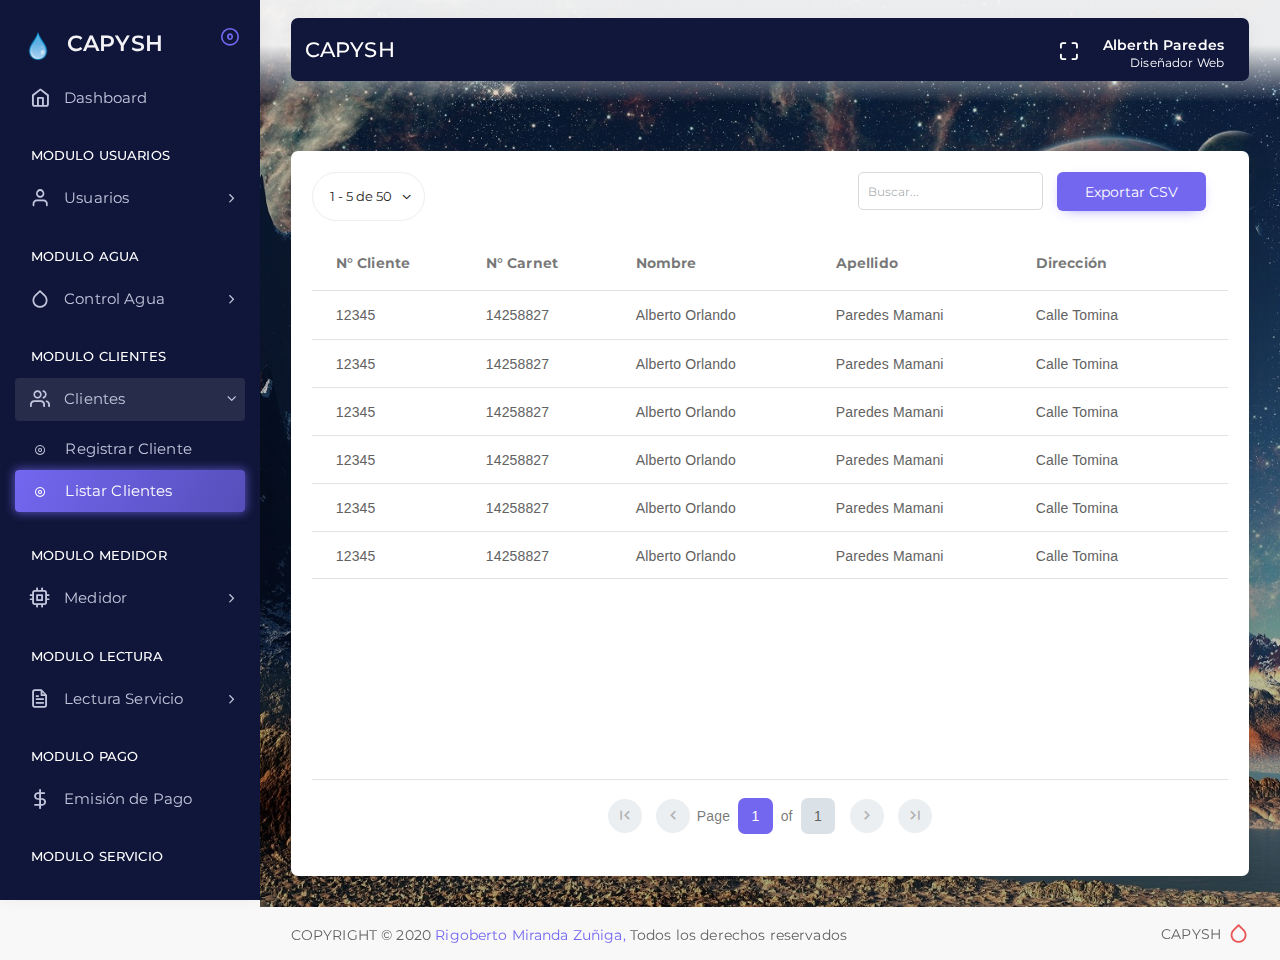
<file: listCliente.html>
<!DOCTYPE html>
<html class="loading" lang="es" data-textdirection="ltr">
<!-- BEGIN: Head-->

<head>
    <meta http-equiv="Content-Type" content="text/html; charset=UTF-8">
    <meta http-equiv="X-UA-Compatible" content="IE=edge">
    <meta name="viewport" content="width=device-width, initial-scale=1.0, user-scalable=0, minimal-ui">
    <meta name="description" content="Control de consumo de agua CAPYSH">
    <meta name="keywords" content="Template by Alberth Paredes">
    <meta name="author" content="Alberth Paredes">
    <title>CAPYSH</title>
    <link rel="apple-touch-icon" href="app-assets/images/ico/apple-icon-120.png">
    <link rel="shortcut icon" type="image/x-icon" href="app-assets/images/logoAgua.png">
    <link href="https://fonts.googleapis.com/css?family=Montserrat:300,400,500,600" rel="stylesheet">

    <!-- BEGIN: Vendor CSS-->
    <link rel="stylesheet" type="text/css" href="app-assets/vendors/css/vendors.min.css">
    <link rel="stylesheet" type="text/css" href="app-assets/vendors/css/charts/apexcharts.css">
    <link rel="stylesheet" type="text/css" href="app-assets/vendors/css/extensions/tether-theme-arrows.css">
    <link rel="stylesheet" type="text/css" href="app-assets/vendors/css/extensions/tether.min.css">
    <link rel="stylesheet" type="text/css" href="app-assets/vendors/css/forms/select/select2.min.css">
    <link rel="stylesheet" type="text/css" href="app-assets/vendors/css/pickers/pickadate/pickadate.css">
    <link rel="stylesheet" type="text/css" href="app-assets/vendors/css/extensions/sweetalert2.min.css">
    <!-- <link rel="stylesheet" type="text/css" href="app-assets/vendors/css/extensions/shepherd-theme-default.css"> -->
    <!-- END: Vendor CSS-->

    <!-- BEGIN: Theme CSS-->
    <link rel="stylesheet" type="text/css" href="app-assets/vendors/css/vendors.min.css">
    <link rel="stylesheet" type="text/css" href="app-assets/vendors/css/tables/ag-grid/ag-grid.css">
    <link rel="stylesheet" type="text/css" href="app-assets/vendors/css/tables/ag-grid/ag-theme-material.css">
    <!-- END: Vendor CSS-->

    <!-- BEGIN: Theme CSS-->
    <link rel="stylesheet" type="text/css" href="app-assets/css/bootstrap.css">
    <link rel="stylesheet" type="text/css" href="app-assets/css/bootstrap-extended.css">
    <link rel="stylesheet" type="text/css" href="app-assets/css/colors.css">
    <link rel="stylesheet" type="text/css" href="app-assets/css/components.css">
    <link rel="stylesheet" type="text/css" href="app-assets/css/themes/dark-layout.css">
    <link rel="stylesheet" type="text/css" href="app-assets/css/themes/semi-dark-layout.css">

    <!-- BEGIN: Page CSS-->
    <link rel="stylesheet" type="text/css" href="app-assets/css/core/menu/menu-types/vertical-menu.css">
    <link rel="stylesheet" type="text/css" href="app-assets/css/core/colors/palette-gradient.css">
    <link rel="stylesheet" type="text/css" href="app-assets/css/pages/app-user.css">
    <link rel="stylesheet" type="text/css" href="app-assets/css/pages/aggrid.css">
    <!-- END: Page CSS-->

    <!-- BEGIN: Custom CSS-->
    <link rel="stylesheet" type="text/css" href="assets/css/style.css">
    <!-- END: Custom CSS-->

</head>
<!-- END: Head-->

<!-- BEGIN: Body-->

<body class="vertical-layout vertical-menu-modern semi-dark-layout 2-columns  navbar-floating footer-static  "
    data-open="click" data-menu="vertical-menu-modern" data-col="2-columns" data-layout="semi-dark-layout">

    <!-- BEGIN: Header-->
    <nav
        class="header-navbar navbar-expand-lg navbar navbar-with-menu floating-nav navbar-dark bg-semi-dark navbar-shadow">
        <div class="navbar-wrapper">
            <div class="navbar-container content">
                <div class="navbar-collapse" id="navbar-mobile">
                    <div class="mr-auto float-left bookmark-wrapper d-flex align-items-center">
                        <ul class="nav navbar-nav">
                            <li class="nav-item mobile-menu d-xl-none mr-auto"><a
                                    class="nav-link nav-menu-main menu-toggle hidden-xs" href="#"><i
                                        class="ficon feather icon-menu"></i></a></li>
                        </ul>
                        <p class="h3 my-auto text-white">CAPYSH</p>


                    </div>
                    <ul class="nav navbar-nav float-right my-auto">

                        <li class="nav-item d-none d-lg-block"><a class="nav-link nav-link-expand"><i
                                    class="ficon feather icon-maximize"></i></a></li>
                        <!-- <li class="nav-item nav-search"><a class="nav-link nav-link-search"><i
                                    class="ficon feather icon-search"></i></a>
                            <div class="search-input">
                                <div class="search-input-icon"><i class="feather icon-search primary"></i></div>
                                <input class="input" type="text" placeholder="Explore Vuexy..." tabindex="-1"
                                    data-search="template-list">
                                <div class="search-input-close"><i class="feather icon-x"></i></div>
                                <ul class="search-list search-list-main"></ul>
                            </div>
                        </li> -->

                        <li class="dropdown dropdown-user nav-item my-auto pt-1 pt-lg-0"><a
                                class="dropdown-toggle nav-link dropdown-user-link" href="#" data-toggle="dropdown">
                                <div class="user-nav d-sm-flex d-none"><span class="user-name text-bold-600">Alberth
                                        Paredes</span><span class="user-status">Diseñador Web</span></div>
                            </a>
                            <div class="dropdown-menu dropdown-menu-right">
                                <a class="dropdown-item" href="index.html"><i class="feather icon-power"></i>
                                    Salir</a>
                            </div>
                        </li>
                    </ul>
                </div>
            </div>
        </div>
    </nav>


    <!-- BEGIN: Main Menu-->
    <div class="main-menu menu-fixed menu-dark menu-accordion menu-shadow" data-scroll-to-active="true">
        <div class="navbar-header">
            <ul class="nav navbar-nav flex-row">
                <li class="nav-item mr-auto"><a class="navbar-brand" href="admin.html">
                        <div class=""><img src="app-assets/images/logoAgua.png" alt="" class="img-fluid" width="30">
                        </div>
                        <h2 class="brand-text mb-0">CAPYSH</h2>
                    </a></li>
                <li class="nav-item nav-toggle"><a class="nav-link modern-nav-toggle pr-0" data-toggle="collapse"><i
                            class="feather icon-x d-block d-xl-none font-medium-4 primary toggle-icon"></i><i
                            class="toggle-icon feather icon-disc font-medium-4 d-none d-xl-block collapse-toggle-icon primary"
                            data-ticon="icon-disc"></i></a></li>
            </ul>
        </div>
        <div class="shadow-bottom"></div>



        <div class="main-menu-content">
            <ul class="navigation navigation-main" id="main-menu-navigation" data-menu="menu-navigation">
                <li class=" nav-item"><a href="admin.html"><i class="feather icon-home"></i><span class="menu-title"
                            data-i18n="Dashboard">Dashboard</span></a>
                </li>

                <li class=" navigation-header"><span>Modulo Usuarios</span>
                </li>

                <li class=" nav-item"><a href="#"><i class="feather icon-user"></i><span class="menu-title"
                            data-i18n="User">Usuarios</span></a>
                    <ul class="menu-content">
                        <li><a href="registroUser.html"><i class="feather icon-disc"></i><span class="menu-item"
                                    data-i18n="registroUser">Registrar Usuario</span></a>
                        </li>
                        <li><a href="listUser.html"><i class="feather icon-disc"></i><span class="menu-item"
                                    data-i18n="ListUser">Listar Usuarios</span></a>
                        </li>
                    </ul>
                </li>


                <li class=" navigation-header"><span>Modulo Agua</span>
                </li>

                <li class=" nav-item"><a href="#"><i class="feather icon-droplet"></i><span class="menu-title"
                            data-i18n="ControlAgua">Control Agua</span></a>
                    <ul class="menu-content">
                        <li><a href="registroPrecio.html"><i class="feather icon-disc"></i><span class="menu-item"
                                    data-i18n="rPrecio">Registrar Precio</span></a>
                        </li>
                        <li><a href="descuento.html"><i class="feather icon-disc"></i><span class="menu-item"
                                    data-i18n="Desc">Descuento</span></a>
                        </li>
                    </ul>
                </li>

                <li class=" navigation-header"><span>Modulo Clientes</span>
                </li>

                <li class=" nav-item"><a href="#"><i class="feather icon-users"></i><span class="menu-title"
                            data-i18n="Clientes">Clientes</span></a>
                    <ul class="menu-content">
                        <li><a href="registroCliente.html"><i class="feather icon-disc"></i><span class="menu-item"
                                    data-i18n="registroCliente">Registrar Cliente</span></a>
                        </li>
                        <li class="active"><a href="listCliente.html"><i class="feather icon-disc"></i><span
                                    class="menu-item" data-i18n="ListCliente">Listar Clientes</span></a>
                        </li>
                    </ul>
                </li>

                <li class=" navigation-header"><span>Modulo Medidor</span>
                </li>

                <li class=" nav-item"><a href="#"><i class="feather icon-cpu"></i><span class="menu-title"
                            data-i18n="Medidor">Medidor</span></a>
                    <ul class="menu-content">
                        <li><a href="registroMedidor.html"><i class="feather icon-disc"></i><span class="menu-item"
                                    data-i18n="registroMedidor">Registrar Medidor</span></a>
                        </li>
                        <li><a href="listMedidor.html"><i class="feather icon-disc"></i><span class="menu-item"
                                    data-i18n="ListMedidor">Listar Medidores</span></a>
                        </li>
                    </ul>
                </li>

                <li class=" navigation-header"><span>Modulo Lectura</span>
                </li>

                <li class=" nav-item"><a href="#"><i class="feather icon-file-text"></i><span class="menu-title"
                            data-i18n="Medidor">Lectura Servicio</span></a>
                    <ul class="menu-content">
                        <li><a href="registroLectura.html"><i class="feather icon-disc"></i><span class="menu-item"
                                    data-i18n="registroLectura">Registrar Lectura</span></a>
                        </li>
                        <li><a href="listLectura.html"><i class="feather icon-disc"></i><span class="menu-item"
                                    data-i18n="ListLectura">Listar Lecturas</span></a>
                        </li>
                    </ul>
                </li>

                <li class=" navigation-header"><span>Modulo Pago</span>
                </li>
                <li class=" nav-item "><a href="pago.html"><i class="feather icon-dollar-sign"></i><span
                            class="menu-title" data-i18n="pago">Emisión de Pago</span></a>
                </li>
                <li class=" navigation-header"><span>Modulo Servicio</span>
                </li>
                <li class=" nav-item "><a href="servicio.html"><i class="feather icon-activity"></i><span
                            class="menu-title" data-i18n="pago">Estado del Servicio</span></a>
                </li>

            </ul>
        </div>
    </div>
    <!-- END: Main Menu-->

    <!-- BEGIN: Content-->
    <div class="app-content content">
        <div class="content-overlay"></div>
        <div class="header-navbar-shadow"></div>
        <div class="content-wrapper">
            <div class="content-header row">
            </div>
            <div class="content-body">
                <!-- Registro de Usuario-->


                <section class="users-list-wrapper">

                    <!-- Ag Grid users list section start -->
                    <div id="basic-examples" class="mt-0 mt-lg-3">
                        <div class="card">
                            <div class="card-content">
                                <div class="card-body">
                                    <div class="row">
                                        <div class="col-12">
                                            <div class="ag-grid-btns d-flex justify-content-between flex-wrap mb-1">
                                                <div class="dropdown sort-dropdown mb-1 mb-sm-0">
                                                    <button
                                                        class="btn btn-white filter-btn dropdown-toggle border text-dark"
                                                        type="button" id="dropdownMenuButton6" data-toggle="dropdown"
                                                        aria-haspopup="true" aria-expanded="false">
                                                        1 - 5 de 50
                                                    </button>
                                                    <div class="dropdown-menu dropdown-menu-right"
                                                        aria-labelledby="dropdownMenuButton6">
                                                        <a class="dropdown-item" href="#">3</a>
                                                        <a class="dropdown-item" href="#">5</a>
                                                        <a class="dropdown-item" href="#">10</a>
                                                        <a class="dropdown-item" href="#">20</a>
                                                        <a class="dropdown-item" href="#">50</a>
                                                    </div>
                                                </div>
                                                <div class="ag-btns d-flex flex-wrap">
                                                    <input type="text"
                                                        class="ag-grid-filter form-control w-50 mr-1 mb-1 mb-sm-0"
                                                        id="filter-text-box" placeholder="Buscar..." />
                                                    <div class="btn-export">
                                                        <button class="btn btn-primary ag-grid-export-btn">
                                                            Exportar CSV
                                                        </button>
                                                    </div>
                                                </div>
                                            </div>
                                        </div>
                                    </div>
                                    <div id="myGrid" class="aggrid ag-theme-material"></div>

                                    <!-- Modal edit -->




                                    <div class="modal-primary mr-1 mb-1 d-inline-block">
                                        <!-- Modal -->
                                        <div class="modal fade text-left" id="editarCliente" tabindex="-1" role="dialog"
                                            aria-labelledby="myModalLabel160" aria-hidden="true">
                                            <div class="modal-dialog modal-dialog-centered modal-lg" role="document">
                                                <div class="modal-content">
                                                    <div class="modal-header bg-primary white">
                                                        <h5 class="modal-title" id="myModalLabel160">Editar
                                                            Cliente</h5>
                                                        <button type="button" class="close" data-dismiss="modal"
                                                            aria-label="Close">
                                                            <span aria-hidden="true">&times;</span>
                                                        </button>
                                                    </div>
                                                    <div class="modal-body">
                                                        <div class="row mt-2">

                                                            <div class="col-md-6">
                                                                <fieldset
                                                                    class="form-label-group form-group position-relative has-icon-left">
                                                                    <input type="number" class="form-control"
                                                                        id="iconLabelLeft" placeholder="N° de Cliente"
                                                                        min="1" pattern="^[0-9]+">
                                                                    <div class="form-control-position">
                                                                        <i class="feather icon-user"></i>
                                                                    </div>
                                                                    <label for="iconLabelLeft">N° de Cliente</label>
                                                                    <p class="text-danger small d-none m-0"><i
                                                                            class="feather icon-alert-circle"></i> El
                                                                        campo no
                                                                        debe estar vacio
                                                                    </p>
                                                                </fieldset>
                                                            </div>

                                                            <div class="col-md-6">
                                                                <fieldset
                                                                    class="form-label-group form-group position-relative has-icon-left">
                                                                    <input type="number" class="form-control"
                                                                        id="iconLabelLeft"
                                                                        placeholder="Carnet de Identidad" min="1"
                                                                        pattern="^[0-9]+">
                                                                    <div class="form-control-position">
                                                                        <i class="feather icon-user"></i>
                                                                    </div>
                                                                    <label for="iconLabelLeft">Carnet de
                                                                        Identidad</label>
                                                                    <p class="text-danger small d-none m-0"><i
                                                                            class="feather icon-alert-circle"></i> El
                                                                        campo no
                                                                        debe estar vacio
                                                                    </p>
                                                                </fieldset>
                                                            </div>

                                                            <div class="col-md-6">
                                                                <fieldset
                                                                    class="form-label-group form-group position-relative has-icon-left">
                                                                    <input type="text" class="form-control"
                                                                        id="iconLabelLeft" placeholder="Nombres">
                                                                    <div class="form-control-position">
                                                                        <i class="feather icon-user"></i>
                                                                    </div>
                                                                    <label for="iconLabelLeft">Nombres</label>
                                                                    <p class="text-danger small d-none m-0"><i
                                                                            class="feather icon-alert-circle"></i> El
                                                                        campo no
                                                                        debe estar vacio
                                                                    </p>
                                                                </fieldset>
                                                            </div>

                                                            <div class="col-md-6">
                                                                <fieldset
                                                                    class="form-label-group form-group position-relative has-icon-left">
                                                                    <input type="text" class="form-control"
                                                                        id="iconLabelLeft" placeholder="Apellidos">
                                                                    <div class="form-control-position">
                                                                        <i class="feather icon-user"></i>
                                                                    </div>
                                                                    <label for="iconLabelLeft">Apellidos</label>
                                                                    <p class="text-danger small d-none m-0"><i
                                                                            class="feather icon-alert-circle"></i> El
                                                                        campo no
                                                                        debe estar vacio
                                                                    </p>
                                                                </fieldset>
                                                            </div>

                                                            <div class="col-md-6">
                                                                <fieldset
                                                                    class="form-label-group form-group position-relative has-icon-left">
                                                                    <input type="text" class="form-control"
                                                                        id="iconLabelLeft" placeholder="Dirección">
                                                                    <div class="form-control-position">
                                                                        <i class="feather icon-home"></i>
                                                                    </div>
                                                                    <label for="iconLabelLeft">Dirección</label>
                                                                    <p class="text-danger small d-none m-0"><i
                                                                            class="feather icon-alert-circle"></i> El
                                                                        campo no
                                                                        debe estar vacio
                                                                    </p>
                                                                </fieldset>
                                                            </div>

                                                            <div class="col-md-6">
                                                                <fieldset
                                                                    class="form-label-group form-group position-relative has-icon-left">
                                                                    <input type="number" class="form-control"
                                                                        id="iconLabelLeft" placeholder="N° de Calle"
                                                                        min="1" pattern="^[0-9]+">
                                                                    <div class="form-control-position">
                                                                        <i class="feather icon-edit-2"></i>
                                                                    </div>
                                                                    <label for="iconLabelLeft">N° de Calle</label>
                                                                    <p class="text-danger small d-none m-0"><i
                                                                            class="feather icon-alert-circle"></i> El
                                                                        campo no
                                                                        debe estar vacio
                                                                    </p>
                                                                </fieldset>
                                                            </div>


                                                            <div class="col-md-6 col-xl-4">
                                                                <div class="form-group">
                                                                    <select data-placeholder="Sexo"
                                                                        class="select2-icons form-control"
                                                                        id="select2-icons1">
                                                                        <option value="" disabled selected hidden>Sexo
                                                                        </option>
                                                                        <option value="masculino"
                                                                            data-icon="feather icon-user">
                                                                            Masculino
                                                                        </option>
                                                                        <option value="femenino"
                                                                            data-icon="feather icon-user">
                                                                            Femenino
                                                                        </option>
                                                                    </select>
                                                                    <p class="text-danger small d-none"><i
                                                                            class="feather icon-alert-circle"></i>
                                                                        Seleccione un
                                                                        sexo
                                                                    </p>
                                                                </div>
                                                            </div>



                                                            <div class="col-md-6 col-xl-4">
                                                                <fieldset
                                                                    class="form-label-group form-group position-relative has-icon-left">
                                                                    <input type="number" class="form-control"
                                                                        id="iconLabelLeft" placeholder="Telefono"
                                                                        min="1" pattern="^[0-9]+">
                                                                    <div class="form-control-position">
                                                                        <i class="feather icon-phone"></i>
                                                                    </div>
                                                                    <label for="iconLabelLeft">Telefono</label>
                                                                    <p class="text-danger small d-none m-0"><i
                                                                            class="feather icon-alert-circle"></i> El
                                                                        campo no
                                                                        debe estar vacio
                                                                    </p>
                                                                </fieldset>
                                                            </div>

                                                            <div class="col-md-6 col-xl-4 mx-auto">
                                                                <fieldset
                                                                    class="form-label-group form-group position-relative has-icon-left">
                                                                    <input type="number" class="form-control"
                                                                        id="iconLabelLeft" placeholder="Pago registrado"
                                                                        min="1" pattern="^[0-9]+">
                                                                    <div class="form-control-position">
                                                                        <i class="feather icon-dollar-sign"></i>
                                                                    </div>
                                                                    <label for="iconLabelLeft">Pago registrado</label>
                                                                    <p class="text-danger small d-none m-0"><i
                                                                            class="feather icon-alert-circle"></i> El
                                                                        campo no
                                                                        debe estar vacio
                                                                    </p>
                                                                </fieldset>
                                                            </div>



                                                        </div>
                                                    </div>
                                                    <div class="modal-footer mx-auto mb-1">
                                                        <button type="button" class="btn btn-primary" id="guardar"
                                                            data-dismiss="modal">Guardar</button>
                                                    </div>
                                                </div>
                                            </div>
                                        </div>
                                    </div>
                                    <div class="modal-primary mr-1 mb-1 d-inline-block">
                                        <!-- Modal -->
                                        <div class="modal fade text-left" id="eliminarCliente" tabindex="-1"
                                            role="dialog" aria-labelledby="myModalLabel160" aria-hidden="true">
                                            <div class="modal-dialog modal-dialog-centered" role="document">
                                                <div class="modal-content">
                                                    <div class="modal-header bg-danger white">
                                                        <h5 class="modal-title" id="myModalLabel160">Eliminar
                                                            Cliente</h5>
                                                        <button type="button" class="close" data-dismiss="modal"
                                                            aria-label="Close">
                                                            <span aria-hidden="true">&times;</span>
                                                        </button>
                                                    </div>
                                                    <div class="modal-body">
                                                        <h5 class="text-center">¿Estas seguro que desea eliminar al
                                                            Cliente?</h5>
                                                    </div>
                                                    <div class="modal-footer mx-auto mb-1">
                                                        <button type="button" class="btn btn-danger" id="eliminar"
                                                            data-dismiss="modal">Eliminar</button>
                                                    </div>
                                                </div>
                                            </div>
                                        </div>
                                    </div>
                                </div>
                            </div>
                        </div>
                    </div>
                    <!-- Ag Grid users list section end -->
                </section>



            </div>
        </div>
    </div>
    <!-- END: Content-->

    <div class="sidenav-overlay"></div>
    <div class="drag-target"></div>

    <!-- BEGIN: Footer-->
    <footer class="footer footer-static footer-light">
        <p class="clearfix blue-grey lighten-2 mb-0"><span
                class="float-md-left d-block d-md-inline-block mt-25">COPYRIGHT &copy; 2020<a
                    class="text-bold-800 grey darken-2" href="#" target="_blank">Rigoberto Miranda Zuñiga,</a>Todos los
                derechos reservados</span><span class="float-md-right d-none d-md-block">CAPYSH<i
                    class="feather icon-droplet pink"></i></span>
            <!-- <button class="btn btn-primary btn-icon scroll-top" type="button"><i
                    class="feather icon-arrow-up"></i></button> -->
        </p>
    </footer>
    <!-- END: Footer-->


    <!-- BEGIN: Vendor JS-->
    <script src="app-assets/vendors/js/vendors.min.js"></script>
    <!-- BEGIN Vendor JS-->

    <!-- BEGIN: Page Vendor JS-->
    <script src="app-assets/vendors/js/tables/ag-grid/ag-grid-community.min.noStyle.js"></script>
    <script src="app-assets/vendors/js/forms/select/select2.full.min.js"></script>
    <script src="app-assets/vendors/js/pickers/pickadate/picker.js"></script>
    <script src="app-assets/vendors/js/pickers/pickadate/picker.date.js"></script>
    <script src="app-assets/vendors/js/pickers/pickadate/picker.time.js"></script>
    <script src="app-assets/vendors/js/extensions/sweetalert2.all.min.js"></script>
    <!-- END: Page Vendor JS-->

    <!-- BEGIN: Theme JS-->
    <script src="app-assets/js/core/app-menu.js"></script>
    <script src="app-assets/js/core/app.js"></script>
    <script src="app-assets/js/scripts/components.js"></script>
    <!-- END: Theme JS-->

    <!-- BEGIN: Page JS-->
    <script src="app-assets/data/listas/app-cliente.js"></script>
    <script src="app-assets/js/scripts/forms/select/form-select2.js"></script>
    <script src="app-assets/js/scripts/pickers/dateTime/pick-a-datetime.js"></script>
    <script src="app-assets/js/scripts/modal/components-modal.js"></script>
    <script src="app-assets/js/scripts/extensions/sweet-alerts.js"></script>
    <!-- END: Page JS-->

</body>
<!-- END: Body-->

</html>
</file>
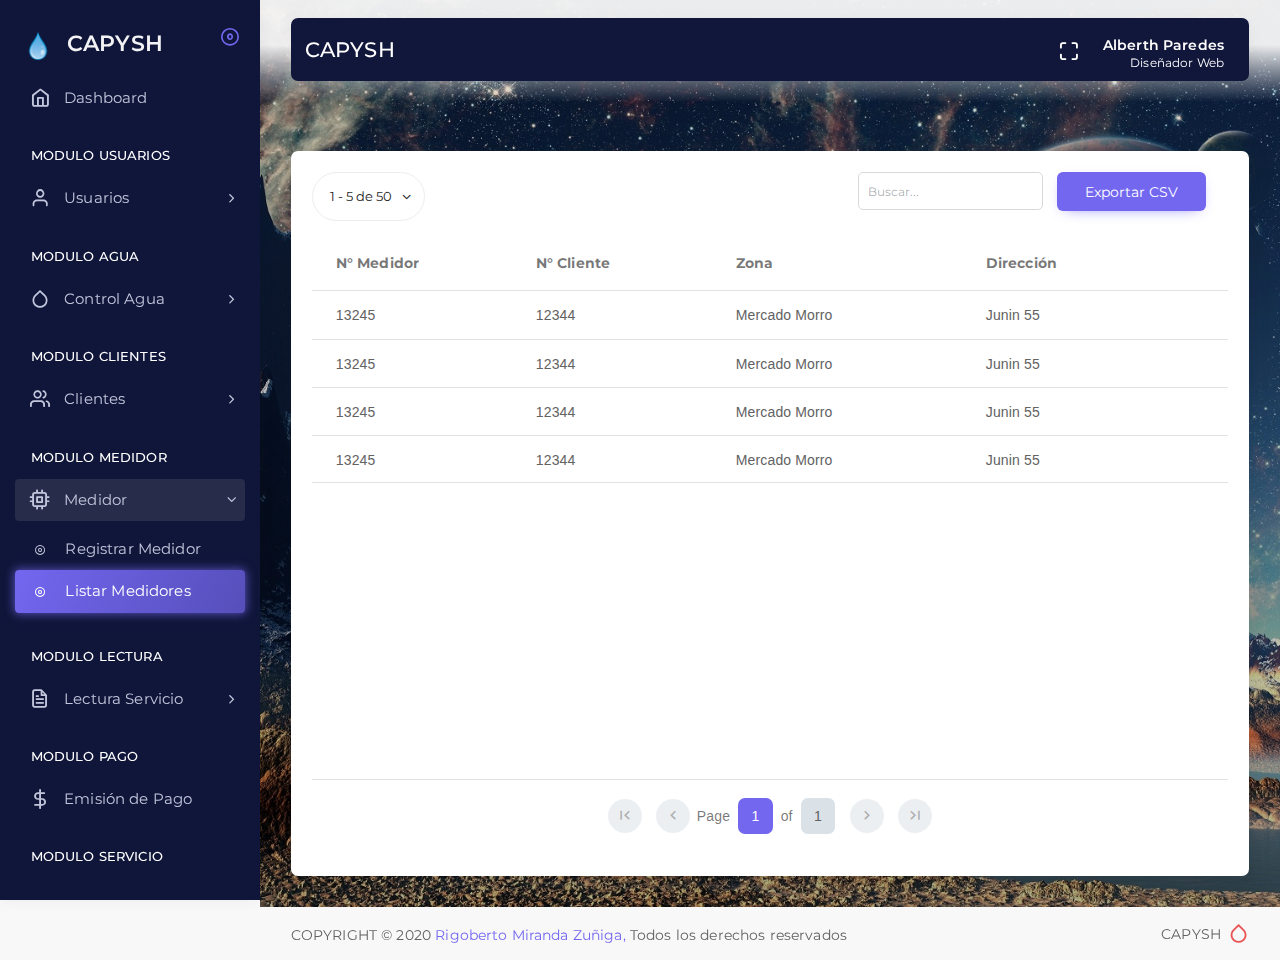
<file: listMedidor.html>
<!DOCTYPE html>
<html class="loading" lang="es" data-textdirection="ltr">
<!-- BEGIN: Head-->

<head>
    <meta http-equiv="Content-Type" content="text/html; charset=UTF-8">
    <meta http-equiv="X-UA-Compatible" content="IE=edge">
    <meta name="viewport" content="width=device-width, initial-scale=1.0, user-scalable=0, minimal-ui">
    <meta name="description" content="Control de consumo de agua CAPYSH">
    <meta name="keywords" content="Template by Alberth Paredes">
    <meta name="author" content="Alberth Paredes">
    <title>CAPYSH</title>
    <link rel="apple-touch-icon" href="app-assets/images/ico/apple-icon-120.png">
    <link rel="shortcut icon" type="image/x-icon" href="app-assets/images/logoAgua.png">
    <link href="https://fonts.googleapis.com/css?family=Montserrat:300,400,500,600" rel="stylesheet">

    <!-- BEGIN: Vendor CSS-->
    <link rel="stylesheet" type="text/css" href="app-assets/vendors/css/vendors.min.css">
    <link rel="stylesheet" type="text/css" href="app-assets/vendors/css/charts/apexcharts.css">
    <link rel="stylesheet" type="text/css" href="app-assets/vendors/css/extensions/tether-theme-arrows.css">
    <link rel="stylesheet" type="text/css" href="app-assets/vendors/css/extensions/tether.min.css">
    <link rel="stylesheet" type="text/css" href="app-assets/vendors/css/forms/select/select2.min.css">
    <link rel="stylesheet" type="text/css" href="app-assets/vendors/css/pickers/pickadate/pickadate.css">
    <link rel="stylesheet" type="text/css" href="app-assets/vendors/css/extensions/sweetalert2.min.css">
    <!-- <link rel="stylesheet" type="text/css" href="app-assets/vendors/css/extensions/shepherd-theme-default.css"> -->
    <!-- END: Vendor CSS-->

    <!-- BEGIN: Theme CSS-->
    <link rel="stylesheet" type="text/css" href="app-assets/vendors/css/vendors.min.css">
    <link rel="stylesheet" type="text/css" href="app-assets/vendors/css/tables/ag-grid/ag-grid.css">
    <link rel="stylesheet" type="text/css" href="app-assets/vendors/css/tables/ag-grid/ag-theme-material.css">
    <!-- END: Vendor CSS-->

    <!-- BEGIN: Theme CSS-->
    <link rel="stylesheet" type="text/css" href="app-assets/css/bootstrap.css">
    <link rel="stylesheet" type="text/css" href="app-assets/css/bootstrap-extended.css">
    <link rel="stylesheet" type="text/css" href="app-assets/css/colors.css">
    <link rel="stylesheet" type="text/css" href="app-assets/css/components.css">
    <link rel="stylesheet" type="text/css" href="app-assets/css/themes/dark-layout.css">
    <link rel="stylesheet" type="text/css" href="app-assets/css/themes/semi-dark-layout.css">

    <!-- BEGIN: Page CSS-->
    <link rel="stylesheet" type="text/css" href="app-assets/css/core/menu/menu-types/vertical-menu.css">
    <link rel="stylesheet" type="text/css" href="app-assets/css/core/colors/palette-gradient.css">
    <link rel="stylesheet" type="text/css" href="app-assets/css/pages/app-user.css">
    <link rel="stylesheet" type="text/css" href="app-assets/css/pages/aggrid.css">
    <!-- END: Page CSS-->

    <!-- BEGIN: Custom CSS-->
    <link rel="stylesheet" type="text/css" href="assets/css/style.css">
    <!-- END: Custom CSS-->

</head>
<!-- END: Head-->

<!-- BEGIN: Body-->

<body class="vertical-layout vertical-menu-modern semi-dark-layout 2-columns  navbar-floating footer-static  "
    data-open="click" data-menu="vertical-menu-modern" data-col="2-columns" data-layout="semi-dark-layout">

    <!-- BEGIN: Header-->
    <nav
        class="header-navbar navbar-expand-lg navbar navbar-with-menu floating-nav navbar-dark bg-semi-dark navbar-shadow">
        <div class="navbar-wrapper">
            <div class="navbar-container content">
                <div class="navbar-collapse" id="navbar-mobile">
                    <div class="mr-auto float-left bookmark-wrapper d-flex align-items-center">
                        <ul class="nav navbar-nav">
                            <li class="nav-item mobile-menu d-xl-none mr-auto"><a
                                    class="nav-link nav-menu-main menu-toggle hidden-xs" href="#"><i
                                        class="ficon feather icon-menu"></i></a></li>
                        </ul>
                        <p class="h3 my-auto text-white">CAPYSH</p>


                    </div>
                    <ul class="nav navbar-nav float-right my-auto">

                        <li class="nav-item d-none d-lg-block"><a class="nav-link nav-link-expand"><i
                                    class="ficon feather icon-maximize"></i></a></li>
                        <!-- <li class="nav-item nav-search"><a class="nav-link nav-link-search"><i
                                    class="ficon feather icon-search"></i></a>
                            <div class="search-input">
                                <div class="search-input-icon"><i class="feather icon-search primary"></i></div>
                                <input class="input" type="text" placeholder="Explore Vuexy..." tabindex="-1"
                                    data-search="template-list">
                                <div class="search-input-close"><i class="feather icon-x"></i></div>
                                <ul class="search-list search-list-main"></ul>
                            </div>
                        </li> -->

                        <li class="dropdown dropdown-user nav-item my-auto pt-1 pt-lg-0"><a
                                class="dropdown-toggle nav-link dropdown-user-link" href="#" data-toggle="dropdown">
                                <div class="user-nav d-sm-flex d-none"><span class="user-name text-bold-600">Alberth
                                        Paredes</span><span class="user-status">Diseñador Web</span></div>
                            </a>
                            <div class="dropdown-menu dropdown-menu-right">
                                <a class="dropdown-item" href="index.html"><i class="feather icon-power"></i>
                                    Salir</a>
                            </div>
                        </li>
                    </ul>
                </div>
            </div>
        </div>
    </nav>


    <!-- BEGIN: Main Menu-->
    <div class="main-menu menu-fixed menu-dark menu-accordion menu-shadow" data-scroll-to-active="true">
        <div class="navbar-header">
            <ul class="nav navbar-nav flex-row">
                <li class="nav-item mr-auto"><a class="navbar-brand" href="admin.html">
                        <div class=""><img src="app-assets/images/logoAgua.png" alt="" class="img-fluid" width="30">
                        </div>
                        <h2 class="brand-text mb-0">CAPYSH</h2>
                    </a></li>
                <li class="nav-item nav-toggle"><a class="nav-link modern-nav-toggle pr-0" data-toggle="collapse"><i
                            class="feather icon-x d-block d-xl-none font-medium-4 primary toggle-icon"></i><i
                            class="toggle-icon feather icon-disc font-medium-4 d-none d-xl-block collapse-toggle-icon primary"
                            data-ticon="icon-disc"></i></a></li>
            </ul>
        </div>
        <div class="shadow-bottom"></div>



        <div class="main-menu-content">
            <ul class="navigation navigation-main" id="main-menu-navigation" data-menu="menu-navigation">
                <li class=" nav-item"><a href="admin.html"><i class="feather icon-home"></i><span class="menu-title"
                            data-i18n="Dashboard">Dashboard</span></a>
                </li>

                <li class=" navigation-header"><span>Modulo Usuarios</span>
                </li>

                <li class=" nav-item"><a href="#"><i class="feather icon-user"></i><span class="menu-title"
                            data-i18n="User">Usuarios</span></a>
                    <ul class="menu-content">
                        <li><a href="registroUser.html"><i class="feather icon-disc"></i><span class="menu-item"
                                    data-i18n="registroUser">Registrar Usuario</span></a>
                        </li>
                        <li><a href="listUser.html"><i class="feather icon-disc"></i><span class="menu-item"
                                    data-i18n="ListUser">Listar Usuarios</span></a>
                        </li>
                    </ul>
                </li>


                <li class=" navigation-header"><span>Modulo Agua</span>
                </li>

                <li class=" nav-item"><a href="#"><i class="feather icon-droplet"></i><span class="menu-title"
                            data-i18n="ControlAgua">Control Agua</span></a>
                    <ul class="menu-content">
                        <li><a href="registroPrecio.html"><i class="feather icon-disc"></i><span class="menu-item"
                                    data-i18n="rPrecio">Registrar Precio</span></a>
                        </li>
                        <li><a href="descuento.html"><i class="feather icon-disc"></i><span class="menu-item"
                                    data-i18n="Desc">Descuento</span></a>
                        </li>
                    </ul>
                </li>

                <li class=" navigation-header"><span>Modulo Clientes</span>
                </li>

                <li class=" nav-item"><a href="#"><i class="feather icon-users"></i><span class="menu-title"
                            data-i18n="Clientes">Clientes</span></a>
                    <ul class="menu-content">
                        <li><a href="registroCliente.html"><i class="feather icon-disc"></i><span class="menu-item"
                                    data-i18n="registroCliente">Registrar Cliente</span></a>
                        </li>
                        <li><a href="listCliente.html"><i class="feather icon-disc"></i><span class="menu-item"
                                    data-i18n="ListCliente">Listar Clientes</span></a>
                        </li>
                    </ul>
                </li>

                <li class=" navigation-header"><span>Modulo Medidor</span>
                </li>

                <li class=" nav-item"><a href="#"><i class="feather icon-cpu"></i><span class="menu-title"
                            data-i18n="Medidor">Medidor</span></a>
                    <ul class="menu-content">
                        <li><a href="registroMedidor.html"><i class="feather icon-disc"></i><span class="menu-item"
                                    data-i18n="registroMedidor">Registrar Medidor</span></a>
                        </li>
                        <li class="active"><a href="listMedidor.html"><i class="feather icon-disc"></i><span
                                    class="menu-item" data-i18n="ListMedidor">Listar Medidores</span></a>
                        </li>
                    </ul>
                </li>

                <li class=" navigation-header"><span>Modulo Lectura</span>
                </li>

                <li class=" nav-item"><a href="#"><i class="feather icon-file-text"></i><span class="menu-title"
                            data-i18n="Medidor">Lectura Servicio</span></a>
                    <ul class="menu-content">
                        <li><a href="registroLectura.html"><i class="feather icon-disc"></i><span class="menu-item"
                                    data-i18n="registroLectura">Registrar Lectura</span></a>
                        </li>
                        <li><a href="listLectura.html"><i class="feather icon-disc"></i><span class="menu-item"
                                    data-i18n="ListLectura">Listar Lecturas</span></a>
                        </li>
                    </ul>
                </li>

                <li class=" navigation-header"><span>Modulo Pago</span>
                </li>
                <li class=" nav-item "><a href="pago.html"><i class="feather icon-dollar-sign"></i><span
                            class="menu-title" data-i18n="pago">Emisión de Pago</span></a>
                </li>
                <li class=" navigation-header"><span>Modulo Servicio</span>
                </li>
                <li class=" nav-item "><a href="servicio.html"><i class="feather icon-activity"></i><span
                            class="menu-title" data-i18n="pago">Estado del Servicio</span></a>
                </li>

            </ul>
        </div>
    </div>
    <!-- END: Main Menu-->

    <!-- BEGIN: Content-->
    <div class="app-content content">
        <div class="content-overlay"></div>
        <div class="header-navbar-shadow"></div>
        <div class="content-wrapper">
            <div class="content-header row">
            </div>
            <div class="content-body">
                <!-- Registro de Usuario-->


                <section class="users-list-wrapper">

                    <!-- Ag Grid users list section start -->
                    <div id="basic-examples" class="mt-0 mt-lg-3">
                        <div class="card">
                            <div class="card-content">
                                <div class="card-body">
                                    <div class="row">
                                        <div class="col-12">
                                            <div class="ag-grid-btns d-flex justify-content-between flex-wrap mb-1">
                                                <div class="dropdown sort-dropdown mb-1 mb-sm-0">
                                                    <button
                                                        class="btn btn-white filter-btn dropdown-toggle border text-dark"
                                                        type="button" id="dropdownMenuButton6" data-toggle="dropdown"
                                                        aria-haspopup="true" aria-expanded="false">
                                                        1 - 5 de 50
                                                    </button>
                                                    <div class="dropdown-menu dropdown-menu-right"
                                                        aria-labelledby="dropdownMenuButton6">
                                                        <a class="dropdown-item" href="#">3</a>
                                                        <a class="dropdown-item" href="#">5</a>
                                                        <a class="dropdown-item" href="#">10</a>
                                                        <a class="dropdown-item" href="#">20</a>
                                                        <a class="dropdown-item" href="#">50</a>
                                                    </div>
                                                </div>
                                                <div class="ag-btns d-flex flex-wrap">
                                                    <input type="text"
                                                        class="ag-grid-filter form-control w-50 mr-1 mb-1 mb-sm-0"
                                                        id="filter-text-box" placeholder="Buscar..." />
                                                    <div class="btn-export">
                                                        <button class="btn btn-primary ag-grid-export-btn">
                                                            Exportar CSV
                                                        </button>
                                                    </div>
                                                </div>
                                            </div>
                                        </div>
                                    </div>
                                    <div id="myGrid" class="aggrid ag-theme-material"></div>

                                    <!-- Modal edit -->




                                    <div class="modal-primary mr-1 mb-1 d-inline-block">
                                        <!-- Modal -->
                                        <div class="modal fade text-left" id="editarMedidor" tabindex="-1" role="dialog"
                                            aria-labelledby="myModalLabel160" aria-hidden="true">
                                            <div class="modal-dialog modal-dialog-centered modal-lg" role="document">
                                                <div class="modal-content">
                                                    <div class="modal-header bg-primary white">
                                                        <h5 class="modal-title" id="myModalLabel160">Editar
                                                            Medidor</h5>
                                                        <button type="button" class="close" data-dismiss="modal"
                                                            aria-label="Close">
                                                            <span aria-hidden="true">&times;</span>
                                                        </button>
                                                    </div>
                                                    <div class="modal-body">
                                                        <div class="row mt-2">
                                                            <div class="col-md-6">
                                                                <div class="form-group">
                                                                    <select data-placeholder="N° de Cliente"
                                                                        class="select2 form-control">
                                                                        <option value="" disabled selected hidden>N° de
                                                                            Cliente
                                                                        </option>
                                                                        <option value="12345">
                                                                            12345</option>
                                                                        <option value="32541">
                                                                            32541</option>
                                                                        <option value="45231">
                                                                            45231</option>
                                                                        <option value="13542">
                                                                            13542</option>
                                                                        <option value="23154">
                                                                            23154</option>
                                                                    </select>
                                                                    <p class="text-danger small d-none"><i
                                                                            class="feather icon-alert-circle"></i>
                                                                        Seleccione un
                                                                        Cliente
                                                                    </p>
                                                                </div>
                                                            </div>
                                                            <div class="col-md-6">
                                                                <fieldset
                                                                    class="form-label-group form-group position-relative has-icon-left">
                                                                    <input type="number" class="form-control"
                                                                        id="iconLabelLeft" placeholder="N° de Medidor"
                                                                        min="18" pattern="^[0-9]+">
                                                                    <div class="form-control-position">
                                                                        <i class="feather icon-cpu"></i>
                                                                    </div>
                                                                    <label for="iconLabelLeft">N° de Medidor</label>
                                                                    <p class="text-danger small d-none m-0"><i
                                                                            class="feather icon-alert-circle"></i> El
                                                                        campo no
                                                                        debe estar vacio
                                                                    </p>
                                                                </fieldset>
                                                            </div>
                                                            <div class="col-md-6">
                                                                <fieldset
                                                                    class="form-label-group form-group position-relative has-icon-left">
                                                                    <input type="text" class="form-control"
                                                                        id="iconLabelLeft" placeholder="Zona">
                                                                    <div class="form-control-position">
                                                                        <i class="feather icon-home"></i>
                                                                    </div>
                                                                    <label for="iconLabelLeft">Zona</label>
                                                                    <p class="text-danger small d-none m-0"><i
                                                                            class="feather icon-alert-circle"></i> El
                                                                        campo no
                                                                        debe estar vacio
                                                                    </p>
                                                                </fieldset>
                                                            </div>

                                                            <div class="col-md-6">
                                                                <fieldset
                                                                    class="form-label-group form-group position-relative has-icon-left">
                                                                    <input type="text" class="form-control"
                                                                        id="iconLabelLeft" placeholder="Dirección">
                                                                    <div class="form-control-position">
                                                                        <i class="feather icon-home"></i>
                                                                    </div>
                                                                    <label for="iconLabelLeft">Dirección</label>
                                                                    <p class="text-danger small d-none m-0"><i
                                                                            class="feather icon-alert-circle"></i> El
                                                                        campo no
                                                                        debe estar vacio
                                                                    </p>
                                                                </fieldset>
                                                            </div>


                                                            <div class="col-md-6">
                                                                <div class="form-group">
                                                                    <select data-placeholder="Estado"
                                                                        class="select2-icons form-control"
                                                                        id="select2-icons1">
                                                                        <option value="" disabled selected hidden>Estado
                                                                        </option>
                                                                        <option value="servicio"
                                                                            data-icon="feather icon-check">
                                                                            En servicio
                                                                        </option>
                                                                        <option value="suspendido"
                                                                            data-icon="feather icon-alert-octagon">
                                                                            Suspendido
                                                                        </option>
                                                                        <option value="baneado"
                                                                            data-icon="feather icon-x-square">
                                                                            Dado de Baja
                                                                        </option>
                                                                    </select>
                                                                    <p class="text-danger small d-none"><i
                                                                            class="feather icon-alert-circle"></i>
                                                                        Seleccione un
                                                                        estado
                                                                    </p>
                                                                </div>
                                                            </div>

                                                            <div class="col-md-6">
                                                                <div class="form-group">
                                                                    <input type='text' class="form-control pickadate"
                                                                        placeholder="Fecha de Ingreso" />
                                                                    <p class="text-danger small d-none"><i
                                                                            class="feather icon-alert-circle"></i>
                                                                        Seleccione
                                                                        una fecha
                                                                    </p>
                                                                </div>


                                                            </div>

                                                            <div class="col-12">
                                                                <fieldset class="form-label-group">
                                                                    <textarea class="form-control" id="label-textarea"
                                                                        rows="3" placeholder="Descripción"></textarea>
                                                                    <label for="label-textarea">Descripción</label>
                                                                </fieldset>
                                                            </div>

                                                        </div>
                                                    </div>
                                                    <div class="modal-footer mx-auto mb-1">
                                                        <button type="button" class="btn btn-primary" id="guardar"
                                                            data-dismiss="modal">Guardar</button>
                                                    </div>
                                                </div>
                                            </div>
                                        </div>
                                    </div>
                                    <div class="modal-primary mr-1 mb-1 d-inline-block">
                                        <!-- Modal -->
                                        <div class="modal fade text-left" id="eliminarMedidor" tabindex="-1"
                                            role="dialog" aria-labelledby="myModalLabel160" aria-hidden="true">
                                            <div class="modal-dialog modal-dialog-centered" role="document">
                                                <div class="modal-content">
                                                    <div class="modal-header bg-danger white">
                                                        <h5 class="modal-title" id="myModalLabel160">Eliminar
                                                            Medidor</h5>
                                                        <button type="button" class="close" data-dismiss="modal"
                                                            aria-label="Close">
                                                            <span aria-hidden="true">&times;</span>
                                                        </button>
                                                    </div>
                                                    <div class="modal-body">
                                                        <h5 class="text-center">¿Estas seguro que desea eliminar el
                                                            medidor?</h5>
                                                    </div>
                                                    <div class="modal-footer mx-auto mb-1">
                                                        <button type="button" class="btn btn-danger" id="eliminar"
                                                            data-dismiss="modal">Eliminar</button>
                                                    </div>
                                                </div>
                                            </div>
                                        </div>
                                    </div>
                                </div>
                            </div>
                        </div>
                    </div>
                    <!-- Ag Grid users list section end -->
                </section>



            </div>
        </div>
    </div>
    <!-- END: Content-->

    <div class="sidenav-overlay"></div>
    <div class="drag-target"></div>

    <!-- BEGIN: Footer-->
    <footer class="footer footer-static footer-light">
        <p class="clearfix blue-grey lighten-2 mb-0"><span
                class="float-md-left d-block d-md-inline-block mt-25">COPYRIGHT &copy; 2020<a
                    class="text-bold-800 grey darken-2" href="#" target="_blank">Rigoberto Miranda Zuñiga,</a>Todos los
                derechos reservados</span><span class="float-md-right d-none d-md-block">CAPYSH<i
                    class="feather icon-droplet pink"></i></span>
            <!-- <button class="btn btn-primary btn-icon scroll-top" type="button"><i
                    class="feather icon-arrow-up"></i></button> -->
        </p>
    </footer>
    <!-- END: Footer-->


    <!-- BEGIN: Vendor JS-->
    <script src="app-assets/vendors/js/vendors.min.js"></script>
    <!-- BEGIN Vendor JS-->

    <!-- BEGIN: Page Vendor JS-->
    <script src="app-assets/vendors/js/tables/ag-grid/ag-grid-community.min.noStyle.js"></script>
    <script src="app-assets/vendors/js/forms/select/select2.full.min.js"></script>
    <script src="app-assets/vendors/js/pickers/pickadate/picker.js"></script>
    <script src="app-assets/vendors/js/pickers/pickadate/picker.date.js"></script>
    <script src="app-assets/vendors/js/pickers/pickadate/picker.time.js"></script>
    <script src="app-assets/vendors/js/extensions/sweetalert2.all.min.js"></script>
    <!-- END: Page Vendor JS-->

    <!-- BEGIN: Theme JS-->
    <script src="app-assets/js/core/app-menu.js"></script>
    <script src="app-assets/js/core/app.js"></script>
    <script src="app-assets/js/scripts/components.js"></script>
    <!-- END: Theme JS-->

    <!-- BEGIN: Page JS-->
    <script src="app-assets/data/listas/app-medidor.js"></script>
    <script src="app-assets/js/scripts/forms/select/form-select2.js"></script>
    <script src="app-assets/js/scripts/pickers/dateTime/pick-a-datetime.js"></script>
    <script src="app-assets/js/scripts/modal/components-modal.js"></script>
    <script src="app-assets/js/scripts/extensions/sweet-alerts.js"></script>
    <!-- END: Page JS-->

</body>
<!-- END: Body-->

</html>
</file>
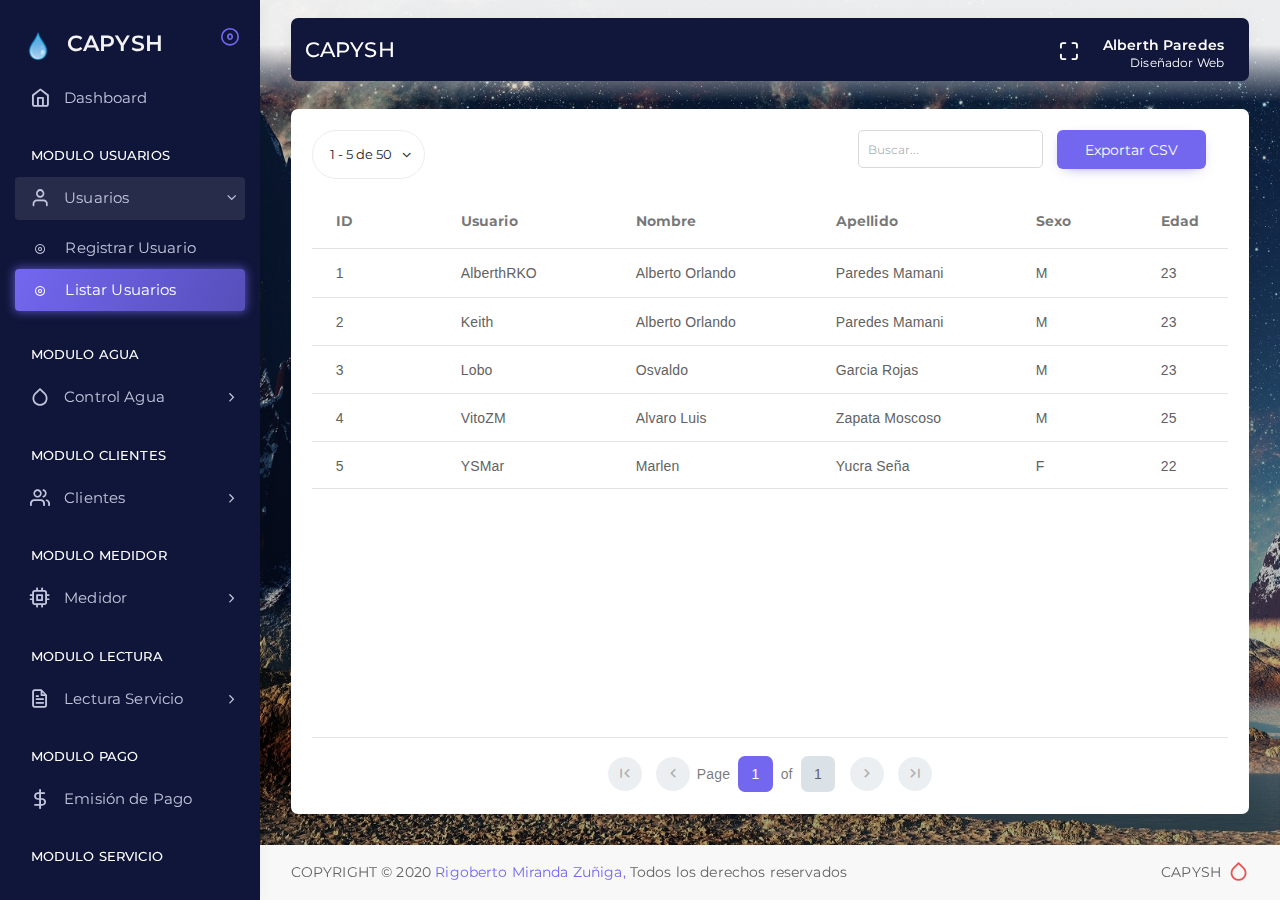
<file: listUser.html>
<!DOCTYPE html>
<html class="loading" lang="es" data-textdirection="ltr">
<!-- BEGIN: Head-->

<head>
    <meta http-equiv="Content-Type" content="text/html; charset=UTF-8">
    <meta http-equiv="X-UA-Compatible" content="IE=edge">
    <meta name="viewport" content="width=device-width, initial-scale=1.0, user-scalable=0, minimal-ui">
    <meta name="description" content="Control de consumo de agua CAPYSH">
    <meta name="keywords" content="Template by Alberth Paredes">
    <meta name="author" content="Alberth Paredes">
    <title>CAPYSH</title>
    <link rel="apple-touch-icon" href="app-assets/images/ico/apple-icon-120.png">
    <link rel="shortcut icon" type="image/x-icon" href="app-assets/images/logoAgua.png">
    <link href="https://fonts.googleapis.com/css?family=Montserrat:300,400,500,600" rel="stylesheet">

    <!-- BEGIN: Vendor CSS-->
    <link rel="stylesheet" type="text/css" href="app-assets/vendors/css/vendors.min.css">
    <link rel="stylesheet" type="text/css" href="app-assets/vendors/css/charts/apexcharts.css">
    <link rel="stylesheet" type="text/css" href="app-assets/vendors/css/extensions/tether-theme-arrows.css">
    <link rel="stylesheet" type="text/css" href="app-assets/vendors/css/extensions/tether.min.css">
    <!-- <link rel="stylesheet" type="text/css" href="app-assets/vendors/css/extensions/shepherd-theme-default.css"> -->
    <!-- END: Vendor CSS-->

    <!-- BEGIN: Theme CSS-->
    <link rel="stylesheet" type="text/css" href="app-assets/vendors/css/vendors.min.css">
    <link rel="stylesheet" type="text/css" href="app-assets/vendors/css/tables/ag-grid/ag-grid.css">
    <link rel="stylesheet" type="text/css" href="app-assets/vendors/css/tables/ag-grid/ag-theme-material.css">
    <!-- END: Vendor CSS-->

    <!-- BEGIN: Theme CSS-->
    <link rel="stylesheet" type="text/css" href="app-assets/css/bootstrap.css">
    <link rel="stylesheet" type="text/css" href="app-assets/css/bootstrap-extended.css">
    <link rel="stylesheet" type="text/css" href="app-assets/css/colors.css">
    <link rel="stylesheet" type="text/css" href="app-assets/css/components.css">
    <link rel="stylesheet" type="text/css" href="app-assets/css/themes/dark-layout.css">
    <link rel="stylesheet" type="text/css" href="app-assets/css/themes/semi-dark-layout.css">

    <!-- BEGIN: Page CSS-->
    <link rel="stylesheet" type="text/css" href="app-assets/css/core/menu/menu-types/vertical-menu.css">
    <link rel="stylesheet" type="text/css" href="app-assets/css/core/colors/palette-gradient.css">
    <link rel="stylesheet" type="text/css" href="app-assets/css/pages/app-user.css">
    <link rel="stylesheet" type="text/css" href="app-assets/css/pages/aggrid.css">
    <!-- END: Page CSS-->

    <!-- BEGIN: Custom CSS-->
    <link rel="stylesheet" type="text/css" href="assets/css/style.css">
    <!-- END: Custom CSS-->

</head>
<!-- END: Head-->

<!-- BEGIN: Body-->

<body class="vertical-layout vertical-menu-modern semi-dark-layout 2-columns  navbar-floating footer-static  "
    data-open="click" data-menu="vertical-menu-modern" data-col="2-columns" data-layout="semi-dark-layout">

    <!-- BEGIN: Header-->
    <nav
        class="header-navbar navbar-expand-lg navbar navbar-with-menu floating-nav navbar-dark bg-semi-dark navbar-shadow">
        <div class="navbar-wrapper">
            <div class="navbar-container content">
                <div class="navbar-collapse" id="navbar-mobile">
                    <div class="mr-auto float-left bookmark-wrapper d-flex align-items-center">
                        <ul class="nav navbar-nav">
                            <li class="nav-item mobile-menu d-xl-none mr-auto"><a
                                    class="nav-link nav-menu-main menu-toggle hidden-xs" href="#"><i
                                        class="ficon feather icon-menu"></i></a></li>
                        </ul>
                        <p class="h3 my-auto text-white">CAPYSH</p>


                    </div>
                    <ul class="nav navbar-nav float-right my-auto">

                        <li class="nav-item d-none d-lg-block"><a class="nav-link nav-link-expand"><i
                                    class="ficon feather icon-maximize"></i></a></li>
                        <!-- <li class="nav-item nav-search"><a class="nav-link nav-link-search"><i
                                    class="ficon feather icon-search"></i></a>
                            <div class="search-input">
                                <div class="search-input-icon"><i class="feather icon-search primary"></i></div>
                                <input class="input" type="text" placeholder="Explore Vuexy..." tabindex="-1"
                                    data-search="template-list">
                                <div class="search-input-close"><i class="feather icon-x"></i></div>
                                <ul class="search-list search-list-main"></ul>
                            </div>
                        </li> -->

                        <li class="dropdown dropdown-user nav-item my-auto pt-1 pt-lg-0"><a
                                class="dropdown-toggle nav-link dropdown-user-link" href="#" data-toggle="dropdown">
                                <div class="user-nav d-sm-flex d-none"><span class="user-name text-bold-600">Alberth
                                        Paredes</span><span class="user-status">Diseñador Web</span></div>
                            </a>
                            <div class="dropdown-menu dropdown-menu-right">
                                <a class="dropdown-item" href="index.html"><i class="feather icon-power"></i>
                                    Salir</a>
                            </div>
                        </li>
                    </ul>
                </div>
            </div>
        </div>
    </nav>


    <!-- BEGIN: Main Menu-->
    <div class="main-menu menu-fixed menu-dark menu-accordion menu-shadow" data-scroll-to-active="true">
        <div class="navbar-header">
            <ul class="nav navbar-nav flex-row">
                <li class="nav-item mr-auto"><a class="navbar-brand" href="admin.html">
                        <div class=""><img src="app-assets/images/logoAgua.png" alt="" class="img-fluid" width="30">
                        </div>
                        <h2 class="brand-text mb-0">CAPYSH</h2>
                    </a></li>
                <li class="nav-item nav-toggle"><a class="nav-link modern-nav-toggle pr-0" data-toggle="collapse"><i
                            class="feather icon-x d-block d-xl-none font-medium-4 primary toggle-icon"></i><i
                            class="toggle-icon feather icon-disc font-medium-4 d-none d-xl-block collapse-toggle-icon primary"
                            data-ticon="icon-disc"></i></a></li>
            </ul>
        </div>
        <div class="shadow-bottom"></div>



        <div class="main-menu-content">
            <ul class="navigation navigation-main" id="main-menu-navigation" data-menu="menu-navigation">
                <li class=" nav-item"><a href="admin.html"><i class="feather icon-home"></i><span class="menu-title"
                            data-i18n="Dashboard">Dashboard</span></a>
                </li>

                <li class=" navigation-header"><span>Modulo Usuarios</span>
                </li>

                <li class=" nav-item"><a href="#"><i class="feather icon-user"></i><span class="menu-title"
                            data-i18n="User">Usuarios</span></a>
                    <ul class="menu-content">
                        <li><a href="registroUser.html"><i class="feather icon-disc"></i><span class="menu-item"
                                    data-i18n="registroUser">Registrar Usuario</span></a>
                        </li>
                        <li class="active"><a href="listUser.html"><i class="feather icon-disc"></i><span
                                    class="menu-item" data-i18n="ListUser">Listar Usuarios</span></a>
                        </li>
                    </ul>
                </li>


                <li class=" navigation-header"><span>Modulo Agua</span>
                </li>

                <li class=" nav-item"><a href="#"><i class="feather icon-droplet"></i><span class="menu-title"
                            data-i18n="ControlAgua">Control Agua</span></a>
                    <ul class="menu-content">
                        <li><a href="registroPrecio.html"><i class="feather icon-disc"></i><span class="menu-item"
                                    data-i18n="rPrecio">Registrar Precio</span></a>
                        </li>
                        <li><a href="descuento.html"><i class="feather icon-disc"></i><span class="menu-item"
                                    data-i18n="Desc">Descuento</span></a>
                        </li>
                    </ul>
                </li>

                <li class=" navigation-header"><span>Modulo Clientes</span>
                </li>

                <li class=" nav-item"><a href="#"><i class="feather icon-users"></i><span class="menu-title"
                            data-i18n="Clientes">Clientes</span></a>
                    <ul class="menu-content">
                        <li><a href="registroCliente.html"><i class="feather icon-disc"></i><span class="menu-item"
                                    data-i18n="registroCliente">Registrar Cliente</span></a>
                        </li>
                        <li><a href="listCliente.html"><i class="feather icon-disc"></i><span class="menu-item"
                                    data-i18n="ListCliente">Listar Clientes</span></a>
                        </li>
                    </ul>
                </li>

                <li class=" navigation-header"><span>Modulo Medidor</span>
                </li>

                <li class=" nav-item"><a href="#"><i class="feather icon-cpu"></i><span class="menu-title"
                            data-i18n="Medidor">Medidor</span></a>
                    <ul class="menu-content">
                        <li><a href="registroMedidor.html"><i class="feather icon-disc"></i><span class="menu-item"
                                    data-i18n="registroMedidor">Registrar Medidor</span></a>
                        </li>
                        <li><a href="listMedidor.html"><i class="feather icon-disc"></i><span class="menu-item"
                                    data-i18n="ListMedidor">Listar Medidores</span></a>
                        </li>
                    </ul>
                </li>

                <li class=" navigation-header"><span>Modulo Lectura</span>
                </li>

                <li class=" nav-item"><a href="#"><i class="feather icon-file-text"></i><span class="menu-title"
                            data-i18n="Medidor">Lectura Servicio</span></a>
                    <ul class="menu-content">
                        <li><a href="registroLectura.html"><i class="feather icon-disc"></i><span class="menu-item"
                                    data-i18n="registroLectura">Registrar Lectura</span></a>
                        </li>
                        <li><a href="listLectura.html"><i class="feather icon-disc"></i><span class="menu-item"
                                    data-i18n="ListLectura">Listar Lecturas</span></a>
                        </li>
                    </ul>
                </li>

                <li class=" navigation-header"><span>Modulo Pago</span>
                </li>
                <li class=" nav-item "><a href="pago.html"><i class="feather icon-dollar-sign"></i><span
                            class="menu-title" data-i18n="pago">Emisión de Pago</span></a>
                </li>
                <li class=" navigation-header"><span>Modulo Servicio</span>
                </li>
                <li class=" nav-item "><a href="servicio.html"><i class="feather icon-activity"></i><span
                            class="menu-title" data-i18n="pago">Estado del Servicio</span></a>
                </li>

            </ul>
        </div>
    </div>
    <!-- END: Main Menu-->

    <!-- BEGIN: Content-->
    <div class="app-content content">
        <div class="content-overlay"></div>
        <div class="header-navbar-shadow"></div>
        <div class="content-wrapper">
            <div class="content-header row">
            </div>
            <div class="content-body">
                <!-- Registro de Usuario-->


                <section class="users-list-wrapper">

                    <!-- Ag Grid users list section start -->
                    <div id="basic-examples">
                        <div class="card">
                            <div class="card-content">
                                <div class="card-body">
                                    <div class="row">
                                        <div class="col-12">
                                            <div class="ag-grid-btns d-flex justify-content-between flex-wrap mb-1">
                                                <div class="dropdown sort-dropdown mb-1 mb-sm-0">
                                                    <button
                                                        class="btn btn-white filter-btn dropdown-toggle border text-dark"
                                                        type="button" id="dropdownMenuButton6" data-toggle="dropdown"
                                                        aria-haspopup="true" aria-expanded="false">
                                                        1 - 5 de 50
                                                    </button>
                                                    <div class="dropdown-menu dropdown-menu-right"
                                                        aria-labelledby="dropdownMenuButton6">
                                                        <a class="dropdown-item" href="#">3</a>
                                                        <a class="dropdown-item" href="#">5</a>
                                                        <a class="dropdown-item" href="#">10</a>
                                                        <a class="dropdown-item" href="#">20</a>
                                                        <a class="dropdown-item" href="#">50</a>
                                                    </div>
                                                </div>
                                                <div class="ag-btns d-flex flex-wrap">
                                                    <input type="text"
                                                        class="ag-grid-filter form-control w-50 mr-1 mb-1 mb-sm-0"
                                                        id="filter-text-box" placeholder="Buscar..." />
                                                    <div class="btn-export">
                                                        <button class="btn btn-primary ag-grid-export-btn">
                                                            Exportar CSV
                                                        </button>
                                                    </div>
                                                </div>
                                            </div>
                                        </div>
                                    </div>
                                    <div id="myGrid" class="aggrid ag-theme-material"></div>
                                </div>
                            </div>
                        </div>
                    </div>
                    <!-- Ag Grid users list section end -->
                </section>



            </div>
        </div>
    </div>
    <!-- END: Content-->

    <div class="sidenav-overlay"></div>
    <div class="drag-target"></div>

    <!-- BEGIN: Footer-->
    <footer class="footer footer-static footer-light">
        <p class="clearfix blue-grey lighten-2 mb-0"><span
                class="float-md-left d-block d-md-inline-block mt-25">COPYRIGHT &copy; 2020<a
                    class="text-bold-800 grey darken-2" href="#" target="_blank">Rigoberto Miranda Zuñiga,</a>Todos los
                derechos reservados</span><span class="float-md-right d-none d-md-block">CAPYSH<i
                    class="feather icon-droplet pink"></i></span>
            <!-- <button class="btn btn-primary btn-icon scroll-top" type="button"><i
                    class="feather icon-arrow-up"></i></button> -->
        </p>
    </footer>
    <!-- END: Footer-->


    <!-- BEGIN: Vendor JS-->
    <script src="app-assets/vendors/js/vendors.min.js"></script>
    <!-- BEGIN Vendor JS-->

    <!-- BEGIN: Page Vendor JS-->
    <script src="app-assets/vendors/js/tables/ag-grid/ag-grid-community.min.noStyle.js"></script>
    <!-- END: Page Vendor JS-->

    <!-- BEGIN: Theme JS-->
    <script src="app-assets/js/core/app-menu.js"></script>
    <script src="app-assets/js/core/app.js"></script>
    <script src="app-assets/js/scripts/components.js"></script>
    <!-- END: Theme JS-->

    <!-- BEGIN: Page JS-->
    <script src="app-assets/js/scripts/pages/app-user.js"></script>
    <!-- END: Page JS-->

</body>
<!-- END: Body-->

</html>
</file>
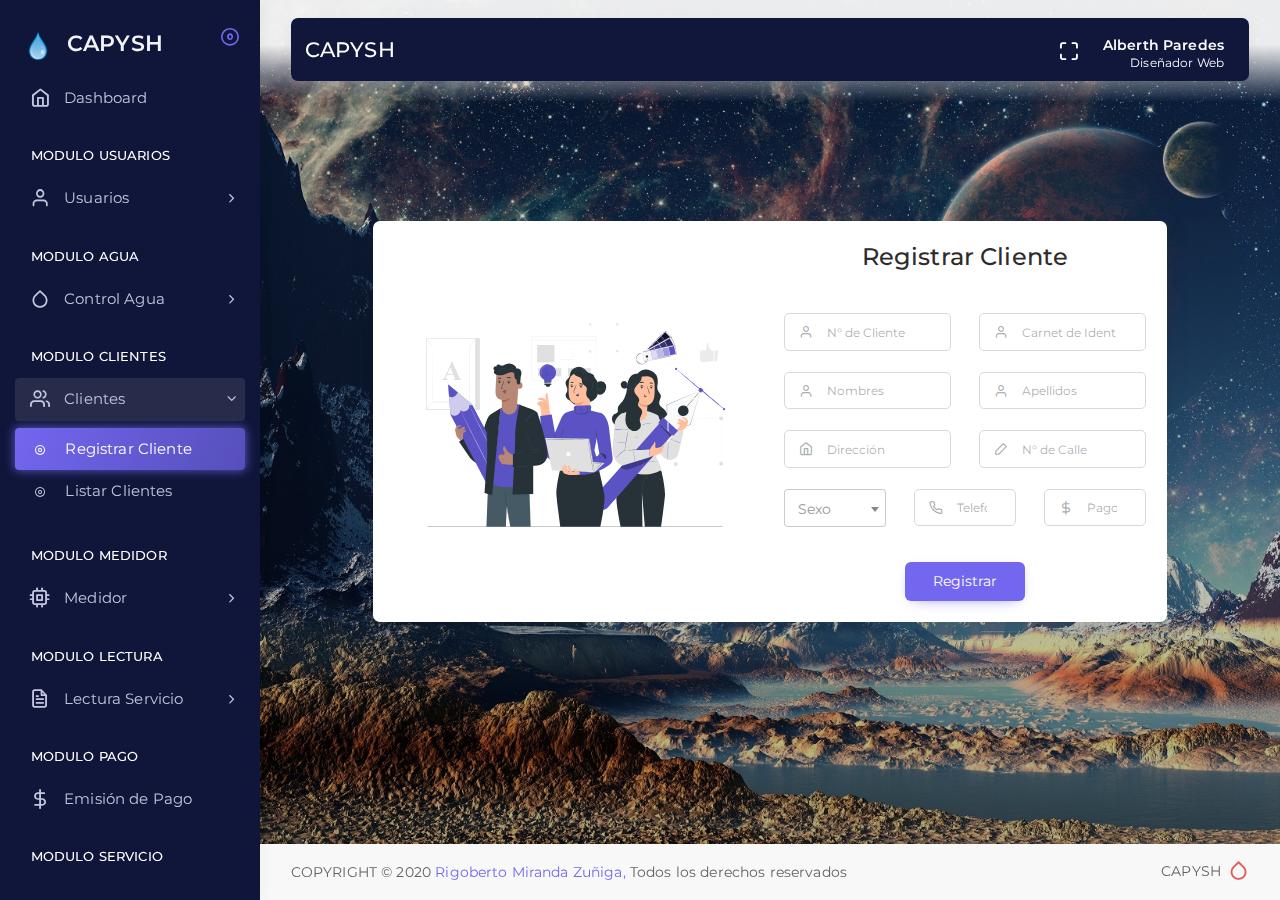
<file: registroCliente.html>
<!DOCTYPE html>
<html class="loading" lang="es" data-textdirection="ltr">
<!-- BEGIN: Head-->

<head>
    <meta http-equiv="Content-Type" content="text/html; charset=UTF-8">
    <meta http-equiv="X-UA-Compatible" content="IE=edge">
    <meta name="viewport" content="width=device-width, initial-scale=1.0, user-scalable=0, minimal-ui">
    <meta name="description" content="Control de consumo de agua CAPYSH">
    <meta name="keywords" content="Template by Alberth Paredes">
    <meta name="author" content="Alberth Paredes">
    <title>CAPYSH</title>
    <link rel="apple-touch-icon" href="app-assets/images/ico/apple-icon-120.png">
    <link rel="shortcut icon" type="image/x-icon" href="app-assets/images/logoAgua.png">
    <link href="https://fonts.googleapis.com/css?family=Montserrat:300,400,500,600" rel="stylesheet">

    <!-- BEGIN: Vendor CSS-->
    <!-- <link rel="stylesheet" type="text/css" href="app-assets/vendors/css/extensions/shepherd-theme-default.css"> -->
    <!-- END: Vendor CSS-->

    <!-- BEGIN: Theme CSS-->
    <link rel="stylesheet" type="text/css" href="app-assets/vendors/css/vendors.min.css">
    <link rel="stylesheet" type="text/css" href="app-assets/vendors/css/forms/select/select2.min.css">
    <link rel="stylesheet" type="text/css" href="app-assets/vendors/css/pickers/pickadate/pickadate.css">
    <link rel="stylesheet" type="text/css" href="app-assets/vendors/css/extensions/sweetalert2.min.css">
    <!-- END: Vendor CSS-->

    <!-- BEGIN: Theme CSS-->
    <link rel="stylesheet" type="text/css" href="app-assets/css/bootstrap.css">
    <link rel="stylesheet" type="text/css" href="app-assets/css/bootstrap-extended.css">
    <link rel="stylesheet" type="text/css" href="app-assets/css/colors.css">
    <link rel="stylesheet" type="text/css" href="app-assets/css/components.css">
    <link rel="stylesheet" type="text/css" href="app-assets/css/themes/dark-layout.css">
    <link rel="stylesheet" type="text/css" href="app-assets/css/themes/semi-dark-layout.css">

    <!-- BEGIN: Page CSS-->
    <link rel="stylesheet" type="text/css" href="app-assets/css/core/menu/menu-types/vertical-menu.css">
    <link rel="stylesheet" type="text/css" href="app-assets/css/core/colors/palette-gradient.css">
    <!-- END: Page CSS-->

    <!-- BEGIN: Custom CSS-->
    <link rel="stylesheet" type="text/css" href="assets/css/style.css">
    <!-- END: Custom CSS-->

</head>
<!-- END: Head-->

<!-- BEGIN: Body-->

<body class="vertical-layout vertical-menu-modern semi-dark-layout 2-columns  navbar-floating footer-static  "
    data-open="click" data-menu="vertical-menu-modern" data-col="2-columns" data-layout="semi-dark-layout">

    <!-- BEGIN: Header-->
    <nav
        class="header-navbar navbar-expand-lg navbar navbar-with-menu floating-nav navbar-dark bg-semi-dark navbar-shadow">
        <div class="navbar-wrapper">
            <div class="navbar-container content">
                <div class="navbar-collapse" id="navbar-mobile">
                    <div class="mr-auto float-left bookmark-wrapper d-flex align-items-center">
                        <ul class="nav navbar-nav">
                            <li class="nav-item mobile-menu d-xl-none mr-auto"><a
                                    class="nav-link nav-menu-main menu-toggle hidden-xs" href="#"><i
                                        class="ficon feather icon-menu"></i></a></li>
                        </ul>
                        <p class="h3 my-auto text-white">CAPYSH</p>


                    </div>
                    <ul class="nav navbar-nav float-right my-auto">

                        <li class="nav-item d-none d-lg-block"><a class="nav-link nav-link-expand"><i
                                    class="ficon feather icon-maximize"></i></a></li>
                        <!-- <li class="nav-item nav-search"><a class="nav-link nav-link-search"><i
                                    class="ficon feather icon-search"></i></a>
                            <div class="search-input">
                                <div class="search-input-icon"><i class="feather icon-search primary"></i></div>
                                <input class="input" type="text" placeholder="Explore Vuexy..." tabindex="-1"
                                    data-search="template-list">
                                <div class="search-input-close"><i class="feather icon-x"></i></div>
                                <ul class="search-list search-list-main"></ul>
                            </div>
                        </li> -->

                        <li class="dropdown dropdown-user nav-item my-auto pt-1 pt-lg-0"><a
                                class="dropdown-toggle nav-link dropdown-user-link" href="#" data-toggle="dropdown">
                                <div class="user-nav d-sm-flex d-none"><span class="user-name text-bold-600">Alberth
                                        Paredes</span><span class="user-status">Diseñador Web</span></div>
                            </a>
                            <div class="dropdown-menu dropdown-menu-right">
                                <a class="dropdown-item" href="index.html"><i class="feather icon-power"></i>
                                    Salir</a>
                            </div>
                        </li>
                    </ul>
                </div>
            </div>
        </div>
    </nav>


    <!-- BEGIN: Main Menu-->
    <div class="main-menu menu-fixed menu-dark menu-accordion menu-shadow" data-scroll-to-active="true">
        <div class="navbar-header">
            <ul class="nav navbar-nav flex-row">
                <li class="nav-item mr-auto"><a class="navbar-brand" href="admin.html">
                        <div class=""><img src="app-assets/images/logoAgua.png" alt="" class="img-fluid" width="30">
                        </div>
                        <h2 class="brand-text mb-0">CAPYSH</h2>
                    </a></li>
                <li class="nav-item nav-toggle"><a class="nav-link modern-nav-toggle pr-0" data-toggle="collapse"><i
                            class="feather icon-x d-block d-xl-none font-medium-4 primary toggle-icon"></i><i
                            class="toggle-icon feather icon-disc font-medium-4 d-none d-xl-block collapse-toggle-icon primary"
                            data-ticon="icon-disc"></i></a></li>
            </ul>
        </div>
        <div class="shadow-bottom"></div>



        <div class="main-menu-content">
            <ul class="navigation navigation-main" id="main-menu-navigation" data-menu="menu-navigation">
                <li class=" nav-item"><a href="admin.html"><i class="feather icon-home"></i><span class="menu-title"
                            data-i18n="Dashboard">Dashboard</span></a>
                </li>

                <li class=" navigation-header"><span>Modulo Usuarios</span>
                </li>

                <li class=" nav-item"><a href="#"><i class="feather icon-user"></i><span class="menu-title"
                            data-i18n="User">Usuarios</span></a>
                    <ul class="menu-content">
                        <li><a href="registroUser.html"><i class="feather icon-disc"></i><span class="menu-item"
                                    data-i18n="registroUser">Registrar Usuario</span></a>
                        </li>
                        <li><a href="listUser.html"><i class="feather icon-disc"></i><span class="menu-item"
                                    data-i18n="ListUser">Listar Usuarios</span></a>
                        </li>
                    </ul>
                </li>


                <li class=" navigation-header"><span>Modulo Agua</span>
                </li>

                <li class=" nav-item"><a href="#"><i class="feather icon-droplet"></i><span class="menu-title"
                            data-i18n="ControlAgua">Control Agua</span></a>
                    <ul class="menu-content">
                        <li><a href="registroPrecio.html"><i class="feather icon-disc"></i><span class="menu-item"
                                    data-i18n="rPrecio">Registrar Precio</span></a>
                        </li>
                        <li><a href="descuento.html"><i class="feather icon-disc"></i><span class="menu-item"
                                    data-i18n="Desc">Descuento</span></a>
                        </li>
                    </ul>
                </li>

                <li class=" navigation-header"><span>Modulo Clientes</span>
                </li>

                <li class=" nav-item"><a href="#"><i class="feather icon-users"></i><span class="menu-title"
                            data-i18n="Clientes">Clientes</span></a>
                    <ul class="menu-content">
                        <li class="active"><a href="registroCliente.html"><i class="feather icon-disc"></i><span
                                    class="menu-item" data-i18n="registroCliente">Registrar Cliente</span></a>
                        </li>
                        <li><a href="listCliente.html"><i class="feather icon-disc"></i><span class="menu-item"
                                    data-i18n="ListCliente">Listar Clientes</span></a>
                        </li>
                    </ul>
                </li>

                <li class=" navigation-header"><span>Modulo Medidor</span>
                </li>

                <li class=" nav-item"><a href="#"><i class="feather icon-cpu"></i><span class="menu-title"
                            data-i18n="Medidor">Medidor</span></a>
                    <ul class="menu-content">
                        <li><a href="registroMedidor.html"><i class="feather icon-disc"></i><span class="menu-item"
                                    data-i18n="registroMedidor">Registrar Medidor</span></a>
                        </li>
                        <li><a href="listMedidor.html"><i class="feather icon-disc"></i><span class="menu-item"
                                    data-i18n="ListMedidor">Listar Medidores</span></a>
                        </li>
                    </ul>
                </li>

                <li class=" navigation-header"><span>Modulo Lectura</span>
                </li>

                <li class=" nav-item"><a href="#"><i class="feather icon-file-text"></i><span class="menu-title"
                            data-i18n="Medidor">Lectura Servicio</span></a>
                    <ul class="menu-content">
                        <li><a href="registroLectura.html"><i class="feather icon-disc"></i><span class="menu-item"
                                    data-i18n="registroLectura">Registrar Lectura</span></a>
                        </li>
                        <li><a href="listLectura.html"><i class="feather icon-disc"></i><span class="menu-item"
                                    data-i18n="ListLectura">Listar Lecturas</span></a>
                        </li>
                    </ul>
                </li>

                <li class=" navigation-header"><span>Modulo Pago</span>
                </li>
                <li class=" nav-item "><a href="pago.html"><i class="feather icon-dollar-sign"></i><span
                            class="menu-title" data-i18n="pago">Emisión de Pago</span></a>
                </li>
                <li class=" navigation-header"><span>Modulo Servicio</span>
                </li>
                <li class=" nav-item "><a href="servicio.html"><i class="feather icon-activity"></i><span
                            class="menu-title" data-i18n="pago">Estado del Servicio</span></a>
                </li>

            </ul>
        </div>
    </div>
    <!-- END: Main Menu-->

    <!-- BEGIN: Content-->
    <div class="app-content content">
        <div class="content-overlay"></div>
        <div class="header-navbar-shadow"></div>
        <div class="content-wrapper">
            <div class="content-header row">
            </div>
            <div class="content-body">
                <!-- Registro de Usuario-->

                <section>
                    <div class="row justify-content-center mt-0 mt-lg-5 py-0 py-lg-5">
                        <div class="col-lg-10">
                            <div class="card">
                                <div class="card-content">
                                    <div class="card-body">
                                        <div class="row align-items-center">
                                            <div class="col-lg-6">
                                                <img src="app-assets/images/cliente2.svg" alt="" class="img-fluid">
                                            </div>
                                            <div class="col-lg-6">
                                                <h4 class="h2 text-center mb-3">Registrar Cliente</h4>
                                                <div class="row">

                                                    <div class="col-md-6">
                                                        <fieldset
                                                            class="form-label-group form-group position-relative has-icon-left">
                                                            <input type="number" class="form-control" id="iconLabelLeft"
                                                                placeholder="N° de Cliente" min="1" pattern="^[0-9]+">
                                                            <div class="form-control-position">
                                                                <i class="feather icon-user"></i>
                                                            </div>
                                                            <label for="iconLabelLeft">N° de Cliente</label>
                                                            <p class="text-danger small d-none m-0"><i
                                                                    class="feather icon-alert-circle"></i> El campo no
                                                                debe estar vacio
                                                            </p>
                                                        </fieldset>
                                                    </div>

                                                    <div class="col-md-6">
                                                        <fieldset
                                                            class="form-label-group form-group position-relative has-icon-left">
                                                            <input type="number" class="form-control" id="iconLabelLeft"
                                                                placeholder="Carnet de Identidad" min="1"
                                                                pattern="^[0-9]+">
                                                            <div class="form-control-position">
                                                                <i class="feather icon-user"></i>
                                                            </div>
                                                            <label for="iconLabelLeft">Carnet de Identidad</label>
                                                            <p class="text-danger small d-none m-0"><i
                                                                    class="feather icon-alert-circle"></i> El campo no
                                                                debe estar vacio
                                                            </p>
                                                        </fieldset>
                                                    </div>

                                                    <div class="col-md-6">
                                                        <fieldset
                                                            class="form-label-group form-group position-relative has-icon-left">
                                                            <input type="text" class="form-control" id="iconLabelLeft"
                                                                placeholder="Nombres">
                                                            <div class="form-control-position">
                                                                <i class="feather icon-user"></i>
                                                            </div>
                                                            <label for="iconLabelLeft">Nombres</label>
                                                            <p class="text-danger small d-none m-0"><i
                                                                    class="feather icon-alert-circle"></i> El campo no
                                                                debe estar vacio
                                                            </p>
                                                        </fieldset>
                                                    </div>

                                                    <div class="col-md-6">
                                                        <fieldset
                                                            class="form-label-group form-group position-relative has-icon-left">
                                                            <input type="text" class="form-control" id="iconLabelLeft"
                                                                placeholder="Apellidos">
                                                            <div class="form-control-position">
                                                                <i class="feather icon-user"></i>
                                                            </div>
                                                            <label for="iconLabelLeft">Apellidos</label>
                                                            <p class="text-danger small d-none m-0"><i
                                                                    class="feather icon-alert-circle"></i> El campo no
                                                                debe estar vacio
                                                            </p>
                                                        </fieldset>
                                                    </div>

                                                    <div class="col-md-6">
                                                        <fieldset
                                                            class="form-label-group form-group position-relative has-icon-left">
                                                            <input type="text" class="form-control" id="iconLabelLeft"
                                                                placeholder="Dirección">
                                                            <div class="form-control-position">
                                                                <i class="feather icon-home"></i>
                                                            </div>
                                                            <label for="iconLabelLeft">Dirección</label>
                                                            <p class="text-danger small d-none m-0"><i
                                                                    class="feather icon-alert-circle"></i> El campo no
                                                                debe estar vacio
                                                            </p>
                                                        </fieldset>
                                                    </div>

                                                    <div class="col-md-6">
                                                        <fieldset
                                                            class="form-label-group form-group position-relative has-icon-left">
                                                            <input type="number" class="form-control" id="iconLabelLeft"
                                                                placeholder="N° de Calle" min="1" pattern="^[0-9]+">
                                                            <div class="form-control-position">
                                                                <i class="feather icon-edit-2"></i>
                                                            </div>
                                                            <label for="iconLabelLeft">N° de Calle</label>
                                                            <p class="text-danger small d-none m-0"><i
                                                                    class="feather icon-alert-circle"></i> El campo no
                                                                debe estar vacio
                                                            </p>
                                                        </fieldset>
                                                    </div>


                                                    <div class="col-md-6 col-xl-4">
                                                        <div class="form-group">
                                                            <select data-placeholder="Sexo"
                                                                class="select2-icons form-control" id="select2-icons1">
                                                                <option value="" disabled selected hidden>Sexo
                                                                </option>
                                                                <option value="masculino" data-icon="feather icon-user">
                                                                    Masculino
                                                                </option>
                                                                <option value="femenino" data-icon="feather icon-user">
                                                                    Femenino
                                                                </option>
                                                            </select>
                                                            <p class="text-danger small d-none"><i
                                                                    class="feather icon-alert-circle"></i> Seleccione un
                                                                sexo
                                                            </p>
                                                        </div>
                                                    </div>



                                                    <div class="col-md-6 col-xl-4">
                                                        <fieldset
                                                            class="form-label-group form-group position-relative has-icon-left">
                                                            <input type="number" class="form-control" id="iconLabelLeft"
                                                                placeholder="Telefono" min="1" pattern="^[0-9]+">
                                                            <div class="form-control-position">
                                                                <i class="feather icon-phone"></i>
                                                            </div>
                                                            <label for="iconLabelLeft">Telefono</label>
                                                            <p class="text-danger small d-none m-0"><i
                                                                    class="feather icon-alert-circle"></i> El campo no
                                                                debe estar vacio
                                                            </p>
                                                        </fieldset>
                                                    </div>

                                                    <div class="col-md-6 col-xl-4 mx-auto">
                                                        <fieldset
                                                            class="form-label-group form-group position-relative has-icon-left">
                                                            <input type="number" class="form-control" id="iconLabelLeft"
                                                                placeholder="Pago registrado" min="1" pattern="^[0-9]+">
                                                            <div class="form-control-position">
                                                                <i class="feather icon-dollar-sign"></i>
                                                            </div>
                                                            <label for="iconLabelLeft">Pago registrado</label>
                                                            <p class="text-danger small d-none m-0"><i
                                                                    class="feather icon-alert-circle"></i> El campo no
                                                                debe estar vacio
                                                            </p>
                                                        </fieldset>
                                                    </div>


                                                    <div class="col-12 d-flex justify-content-center">
                                                        <div class="mx-auto mt-1"><button type="submit"
                                                                class="btn btn-primary btn-inline"
                                                                id="guardar">Registrar</button>
                                                        </div>
                                                    </div>


                                                </div>

                                            </div>
                                        </div>
                                    </div>
                                </div>
                            </div>
                        </div>
                    </div>
                </section>

            </div>
        </div>
    </div>
    <!-- END: Content-->

    <div class="sidenav-overlay"></div>
    <div class="drag-target"></div>

    <!-- BEGIN: Footer-->
    <footer class="footer footer-static footer-light">
        <p class="clearfix blue-grey lighten-2 mb-0"><span
                class="float-md-left d-block d-md-inline-block mt-25">COPYRIGHT &copy; 2020<a
                    class="text-bold-800 grey darken-2" href="#" target="_blank">Rigoberto Miranda Zuñiga,</a>Todos los
                derechos reservados</span><span class="float-md-right d-none d-md-block">CAPYSH<i
                    class="feather icon-droplet pink"></i></span>
            <!-- <button class="btn btn-primary btn-icon scroll-top" type="button"><i
                    class="feather icon-arrow-up"></i></button> -->
        </p>
    </footer>
    <!-- END: Footer-->


    <!-- BEGIN: Vendor JS-->
    <script src="app-assets/vendors/js/vendors.min.js"></script>
    <!-- BEGIN Vendor JS-->
    <script src="app-assets/vendors/js/forms/select/select2.full.min.js"></script>
    <script src="app-assets/vendors/js/pickers/pickadate/picker.js"></script>
    <script src="app-assets/vendors/js/pickers/pickadate/picker.date.js"></script>
    <script src="app-assets/vendors/js/pickers/pickadate/picker.time.js"></script>
    <script src="app-assets/vendors/js/pickers/pickadate/legacy.js"></script>
    <script src="app-assets/vendors/js/extensions/sweetalert2.all.min.js"></script>
    <!-- BEGIN: Page Vendor JS-->
    <!-- END: Page Vendor JS-->

    <!-- BEGIN: Theme JS-->
    <script src="app-assets/js/core/app-menu.js"></script>
    <script src="app-assets/js/core/app.js"></script>
    <script src="app-assets/js/scripts/components.js"></script>
    <!-- END: Theme JS-->

    <!-- BEGIN: Page JS-->
    <!-- <script src="app-assets/js/scripts/forms/form-tooltip-valid.js"></script> -->
    <script src="app-assets/js/scripts/forms/select/form-select2.js"></script>
    <script src="app-assets/js/scripts/pickers/dateTime/pick-a-datetime.js"></script>
    <script src="app-assets/js/scripts/extensions/sweet-alerts.js"></script>
    <!-- END: Page JS-->

</body>
<!-- END: Body-->

</html>
</file>
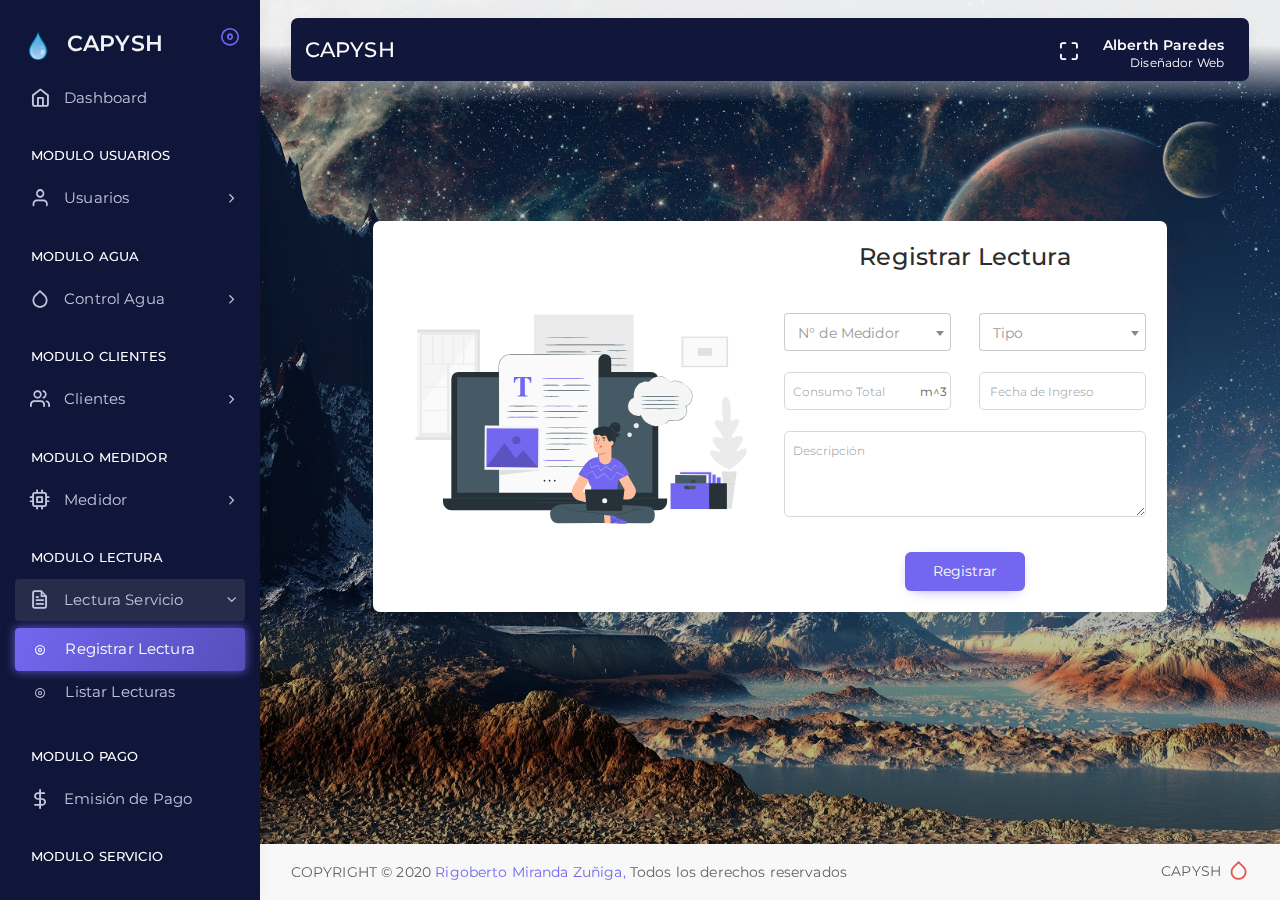
<file: registroLectura.html>
<!DOCTYPE html>
<html class="loading" lang="es" data-textdirection="ltr">
<!-- BEGIN: Head-->

<head>
    <meta http-equiv="Content-Type" content="text/html; charset=UTF-8">
    <meta http-equiv="X-UA-Compatible" content="IE=edge">
    <meta name="viewport" content="width=device-width, initial-scale=1.0, user-scalable=0, minimal-ui">
    <meta name="description" content="Control de consumo de agua CAPYSH">
    <meta name="keywords" content="Template by Alberth Paredes">
    <meta name="author" content="Alberth Paredes">
    <title>CAPYSH</title>
    <link rel="apple-touch-icon" href="app-assets/images/ico/apple-icon-120.png">
    <link rel="shortcut icon" type="image/x-icon" href="app-assets/images/logoAgua.png">
    <link href="https://fonts.googleapis.com/css?family=Montserrat:300,400,500,600" rel="stylesheet">

    <!-- BEGIN: Vendor CSS-->
    <!-- <link rel="stylesheet" type="text/css" href="app-assets/vendors/css/extensions/shepherd-theme-default.css"> -->
    <!-- END: Vendor CSS-->

    <!-- BEGIN: Theme CSS-->
    <link rel="stylesheet" type="text/css" href="app-assets/vendors/css/vendors.min.css">
    <link rel="stylesheet" type="text/css" href="app-assets/vendors/css/forms/select/select2.min.css">
    <link rel="stylesheet" type="text/css" href="app-assets/vendors/css/pickers/pickadate/pickadate.css">
    <link rel="stylesheet" type="text/css" href="app-assets/vendors/css/extensions/sweetalert2.min.css">
    <link rel="stylesheet" type="text/css" href="app-assets/vendors/css/file-uploaders/dropzone.min.css">
    <!-- END: Vendor CSS-->

    <!-- BEGIN: Theme CSS-->
    <link rel="stylesheet" type="text/css" href="app-assets/css/bootstrap.css">
    <link rel="stylesheet" type="text/css" href="app-assets/css/bootstrap-extended.css">
    <link rel="stylesheet" type="text/css" href="app-assets/css/colors.css">
    <link rel="stylesheet" type="text/css" href="app-assets/css/components.css">
    <link rel="stylesheet" type="text/css" href="app-assets/css/themes/dark-layout.css">
    <link rel="stylesheet" type="text/css" href="app-assets/css/themes/semi-dark-layout.css">

    <!-- BEGIN: Page CSS-->
    <link rel="stylesheet" type="text/css" href="app-assets/css/core/menu/menu-types/vertical-menu.css">
    <link rel="stylesheet" type="text/css" href="app-assets/css/core/colors/palette-gradient.css">
    <link rel="stylesheet" type="text/css" href="app-assets/css/plugins/file-uploaders/dropzone.css">
    <!-- END: Page CSS-->

    <!-- BEGIN: Custom CSS-->
    <link rel="stylesheet" type="text/css" href="assets/css/style.css">
    <!-- END: Custom CSS-->

</head>
<!-- END: Head-->

<!-- BEGIN: Body-->

<body class="vertical-layout vertical-menu-modern semi-dark-layout 2-columns  navbar-floating footer-static  "
    data-open="click" data-menu="vertical-menu-modern" data-col="2-columns" data-layout="semi-dark-layout">

    <!-- BEGIN: Header-->
    <nav
        class="header-navbar navbar-expand-lg navbar navbar-with-menu floating-nav navbar-dark bg-semi-dark navbar-shadow">
        <div class="navbar-wrapper">
            <div class="navbar-container content">
                <div class="navbar-collapse" id="navbar-mobile">
                    <div class="mr-auto float-left bookmark-wrapper d-flex align-items-center">
                        <ul class="nav navbar-nav">
                            <li class="nav-item mobile-menu d-xl-none mr-auto"><a
                                    class="nav-link nav-menu-main menu-toggle hidden-xs" href="#"><i
                                        class="ficon feather icon-menu"></i></a></li>
                        </ul>
                        <p class="h3 my-auto text-white">CAPYSH</p>


                    </div>
                    <ul class="nav navbar-nav float-right my-auto">

                        <li class="nav-item d-none d-lg-block"><a class="nav-link nav-link-expand"><i
                                    class="ficon feather icon-maximize"></i></a></li>
                        <!-- <li class="nav-item nav-search"><a class="nav-link nav-link-search"><i
                                    class="ficon feather icon-search"></i></a>
                            <div class="search-input">
                                <div class="search-input-icon"><i class="feather icon-search primary"></i></div>
                                <input class="input" type="text" placeholder="Explore Vuexy..." tabindex="-1"
                                    data-search="template-list">
                                <div class="search-input-close"><i class="feather icon-x"></i></div>
                                <ul class="search-list search-list-main"></ul>
                            </div>
                        </li> -->

                        <li class="dropdown dropdown-user nav-item my-auto pt-1 pt-lg-0"><a
                                class="dropdown-toggle nav-link dropdown-user-link" href="#" data-toggle="dropdown">
                                <div class="user-nav d-sm-flex d-none"><span class="user-name text-bold-600">Alberth
                                        Paredes</span><span class="user-status">Diseñador Web</span></div>
                            </a>
                            <div class="dropdown-menu dropdown-menu-right">
                                <a class="dropdown-item" href="index.html"><i class="feather icon-power"></i>
                                    Salir</a>
                            </div>
                        </li>
                    </ul>
                </div>
            </div>
        </div>
    </nav>


    <!-- BEGIN: Main Menu-->
    <div class="main-menu menu-fixed menu-dark menu-accordion menu-shadow" data-scroll-to-active="true">
        <div class="navbar-header">
            <ul class="nav navbar-nav flex-row">
                <li class="nav-item mr-auto"><a class="navbar-brand" href="admin.html">
                        <div class=""><img src="app-assets/images/logoAgua.png" alt="" class="img-fluid" width="30">
                        </div>
                        <h2 class="brand-text mb-0">CAPYSH</h2>
                    </a></li>
                <li class="nav-item nav-toggle"><a class="nav-link modern-nav-toggle pr-0" data-toggle="collapse"><i
                            class="feather icon-x d-block d-xl-none font-medium-4 primary toggle-icon"></i><i
                            class="toggle-icon feather icon-disc font-medium-4 d-none d-xl-block collapse-toggle-icon primary"
                            data-ticon="icon-disc"></i></a></li>
            </ul>
        </div>
        <div class="shadow-bottom"></div>



        <div class="main-menu-content">
            <ul class="navigation navigation-main" id="main-menu-navigation" data-menu="menu-navigation">
                <li class=" nav-item"><a href="admin.html"><i class="feather icon-home"></i><span class="menu-title"
                            data-i18n="Dashboard">Dashboard</span></a>
                </li>

                <li class=" navigation-header"><span>Modulo Usuarios</span>
                </li>

                <li class=" nav-item"><a href="#"><i class="feather icon-user"></i><span class="menu-title"
                            data-i18n="User">Usuarios</span></a>
                    <ul class="menu-content">
                        <li><a href="registroUser.html"><i class="feather icon-disc"></i><span class="menu-item"
                                    data-i18n="registroUser">Registrar Usuario</span></a>
                        </li>
                        <li><a href="listUser.html"><i class="feather icon-disc"></i><span class="menu-item"
                                    data-i18n="ListUser">Listar Usuarios</span></a>
                        </li>
                    </ul>
                </li>


                <li class=" navigation-header"><span>Modulo Agua</span>
                </li>

                <li class=" nav-item"><a href="#"><i class="feather icon-droplet"></i><span class="menu-title"
                            data-i18n="ControlAgua">Control Agua</span></a>
                    <ul class="menu-content">
                        <li><a href="registroPrecio.html"><i class="feather icon-disc"></i><span class="menu-item"
                                    data-i18n="rPrecio">Registrar Precio</span></a>
                        </li>
                        <li><a href="descuento.html"><i class="feather icon-disc"></i><span class="menu-item"
                                    data-i18n="Desc">Descuento</span></a>
                        </li>
                    </ul>
                </li>

                <li class=" navigation-header"><span>Modulo Clientes</span>
                </li>

                <li class=" nav-item"><a href="#"><i class="feather icon-users"></i><span class="menu-title"
                            data-i18n="Clientes">Clientes</span></a>
                    <ul class="menu-content">
                        <li><a href="registroCliente.html"><i class="feather icon-disc"></i><span class="menu-item"
                                    data-i18n="registroCliente">Registrar Cliente</span></a>
                        </li>
                        <li><a href="listCliente.html"><i class="feather icon-disc"></i><span class="menu-item"
                                    data-i18n="ListCliente">Listar Clientes</span></a>
                        </li>
                    </ul>
                </li>

                <li class=" navigation-header"><span>Modulo Medidor</span>
                </li>

                <li class=" nav-item"><a href="#"><i class="feather icon-cpu"></i><span class="menu-title"
                            data-i18n="Medidor">Medidor</span></a>
                    <ul class="menu-content">
                        <li><a href="registroMedidor.html"><i class="feather icon-disc"></i><span class="menu-item"
                                    data-i18n="registroMedidor">Registrar Medidor</span></a>
                        </li>
                        <li><a href="listMedidor.html"><i class="feather icon-disc"></i><span class="menu-item"
                                    data-i18n="ListMedidor">Listar Medidores</span></a>
                        </li>
                    </ul>
                </li>

                <li class=" navigation-header"><span>Modulo Lectura</span>
                </li>

                <li class=" nav-item"><a href="#"><i class="feather icon-file-text"></i><span class="menu-title"
                            data-i18n="Medidor">Lectura Servicio</span></a>
                    <ul class="menu-content">
                        <li class="active"><a href="registroLectura.html"><i class="feather icon-disc"></i><span
                                    class="menu-item" data-i18n="registroLectura">Registrar Lectura</span></a>
                        </li>
                        <li><a href="listLectura.html"><i class="feather icon-disc"></i><span class="menu-item"
                                    data-i18n="ListLectura">Listar Lecturas</span></a>
                        </li>
                    </ul>
                </li>

                <li class=" navigation-header"><span>Modulo Pago</span>
                </li>
                <li class=" nav-item "><a href="pago.html"><i class="feather icon-dollar-sign"></i><span
                            class="menu-title" data-i18n="pago">Emisión de Pago</span></a>
                </li>
                <li class=" navigation-header"><span>Modulo Servicio</span>
                </li>
                <li class=" nav-item "><a href="servicio.html"><i class="feather icon-activity"></i><span
                            class="menu-title" data-i18n="pago">Estado del Servicio</span></a>
                </li>

            </ul>
        </div>
    </div>
    <!-- END: Main Menu-->

    <!-- BEGIN: Content-->
    <div class="app-content content">
        <div class="content-overlay"></div>
        <div class="header-navbar-shadow"></div>
        <div class="content-wrapper">
            <div class="content-header row">
            </div>
            <div class="content-body">
                <!-- Registro de Usuario-->

                <section>
                    <div class="row justify-content-center mt-0 mt-lg-5 py-0 py-lg-5">
                        <div class="col-lg-10">
                            <div class="card">
                                <div class="card-content">
                                    <div class="card-body">
                                        <div class="row align-items-center">
                                            <div class="col-lg-6">
                                                <img src="app-assets/images/lectura.svg" alt="" class="img-fluid">
                                            </div>
                                            <div class="col-lg-6">
                                                <h4 class="h2 text-center mb-3">Registrar Lectura</h4>
                                                <div class="row">

                                                    <div class="col-md-6">
                                                        <div class="form-group">
                                                            <select data-placeholder="N° de Medidor"
                                                                class="select2 form-control">
                                                                <option value="" disabled selected hidden>N° de
                                                                    Medidor
                                                                </option>
                                                                <option value="12345">
                                                                    12345</option>
                                                                <option value="32541">
                                                                    32541</option>
                                                                <option value="45231">
                                                                    45231</option>
                                                                <option value="13542">
                                                                    13542</option>
                                                                <option value="23154">
                                                                    23154</option>
                                                            </select>
                                                            <p class="text-danger small d-none"><i
                                                                    class="feather icon-alert-circle"></i>
                                                                Seleccione un
                                                                Medidor
                                                            </p>
                                                        </div>
                                                    </div>
                                                    <div class="col-md-6">
                                                        <div class="form-group">
                                                            <select data-placeholder="Tipo"
                                                                class="select2-icons tipoLectura form-control"
                                                                id="type">
                                                                <option value="" disabled selected hidden>Tipo
                                                                </option>
                                                                <option value="1" data-icon="feather icon-airplay">
                                                                    A generar
                                                                </option>
                                                                <option value="2" data-icon="feather icon-activity">
                                                                    Pronosticado
                                                                </option>
                                                            </select>
                                                            <p class="text-danger small d-none"><i
                                                                    class="feather icon-alert-circle"></i> Seleccione un
                                                                tipo
                                                            </p>
                                                        </div>
                                                    </div>

                                                    <div class="col-12 file-upload d-none">
                                                        <div class="form-group">
                                                            <form action="#" class="dropzone dropzone-area"
                                                                id="dpz-single-file">
                                                                <div class="dz-message">Arrastre la foto para subir
                                                                </div>
                                                            </form>
                                                        </div>

                                                    </div>

                                                    <div class="col-md-6">
                                                        <fieldset
                                                            class="form-label-group form-group position-relative has-icon-right">
                                                            <input type="number" class="form-control registroConsumo"
                                                                id="iconLabelLeft" placeholder="Consumo Total" min="1"
                                                                pattern="^[0-9]+">
                                                            <div class="form-control-position">
                                                                <span class="small">m^3</span>
                                                            </div>
                                                            <label for="iconLabelLeft">Consumo Total</label>
                                                            <p class="text-danger small d-none m-0"><i
                                                                    class="feather icon-alert-circle"></i> El campo no
                                                                debe estar vacio
                                                            </p>
                                                        </fieldset>
                                                    </div>
                                                    <div class="col-md-6">
                                                        <div class="form-group">

                                                            <input type='text' class="form-control pickadate"
                                                                placeholder="Fecha de Ingreso" />
                                                            <p class="text-danger small d-none"><i
                                                                    class="feather icon-alert-circle"></i> Seleccione
                                                                una fecha
                                                            </p>
                                                        </div>

                                                    </div>

                                                    <div class="col-12">
                                                        <fieldset class="form-label-group">
                                                            <textarea class="form-control" id="label-textarea" rows="3"
                                                                placeholder="Descripción"></textarea>
                                                            <label for="label-textarea">Descripción</label>
                                                        </fieldset>
                                                    </div>




                                                    <div class="col-12 d-flex justify-content-center">
                                                        <div class="mx-auto mt-1"><button type="submit"
                                                                class="btn btn-primary btn-inline"
                                                                id="guardar">Registrar</button>
                                                        </div>
                                                    </div>


                                                </div>

                                            </div>
                                        </div>
                                    </div>
                                </div>
                            </div>
                        </div>
                    </div>
                </section>

            </div>
        </div>
    </div>
    <!-- END: Content-->

    <div class="sidenav-overlay"></div>
    <div class="drag-target"></div>

    <!-- BEGIN: Footer-->
    <footer class="footer footer-static footer-light">
        <p class="clearfix blue-grey lighten-2 mb-0"><span
                class="float-md-left d-block d-md-inline-block mt-25">COPYRIGHT &copy; 2020<a
                    class="text-bold-800 grey darken-2" href="#" target="_blank">Rigoberto Miranda Zuñiga,</a>Todos los
                derechos reservados</span><span class="float-md-right d-none d-md-block">CAPYSH<i
                    class="feather icon-droplet pink"></i></span>
            <!-- <button class="btn btn-primary btn-icon scroll-top" type="button"><i
                    class="feather icon-arrow-up"></i></button> -->
        </p>
    </footer>
    <!-- END: Footer-->


    <!-- BEGIN: Vendor JS-->
    <script src="app-assets/vendors/js/vendors.min.js"></script>
    <!-- BEGIN Vendor JS-->
    <script src="app-assets/vendors/js/forms/select/select2.full.min.js"></script>
    <script src="app-assets/vendors/js/pickers/pickadate/picker.js"></script>
    <script src="app-assets/vendors/js/pickers/pickadate/picker.date.js"></script>
    <script src="app-assets/vendors/js/pickers/pickadate/picker.time.js"></script>
    <script src="app-assets/vendors/js/pickers/pickadate/legacy.js"></script>
    <script src="app-assets/vendors/js/extensions/sweetalert2.all.min.js"></script>
    <script src="app-assets/vendors/js/extensions/dropzone.min.js"></script>
    <!-- BEGIN: Page Vendor JS-->
    <!-- END: Page Vendor JS-->

    <!-- BEGIN: Theme JS-->
    <script src="app-assets/js/core/app-menu.js"></script>
    <script src="app-assets/js/core/app.js"></script>
    <script src="app-assets/js/scripts/components.js"></script>
    <!-- END: Theme JS-->

    <!-- BEGIN: Page JS-->
    <!-- <script src="app-assets/js/scripts/forms/form-tooltip-valid.js"></script> -->
    <script src="app-assets/js/scripts/forms/select/form-select2.js"></script>
    <script src="app-assets/js/scripts/pickers/dateTime/pick-a-datetime.js"></script>
    <script src="app-assets/js/scripts/extensions/sweet-alerts.js"></script>
    <script src="app-assets/js/scripts/extensions/dropzone.js"></script>
    <!-- END: Page JS-->


    <!-- Custom Js -->
    <script src="assets/js/scripts.js"></script>

</body>
<!-- END: Body-->

</html>
</file>
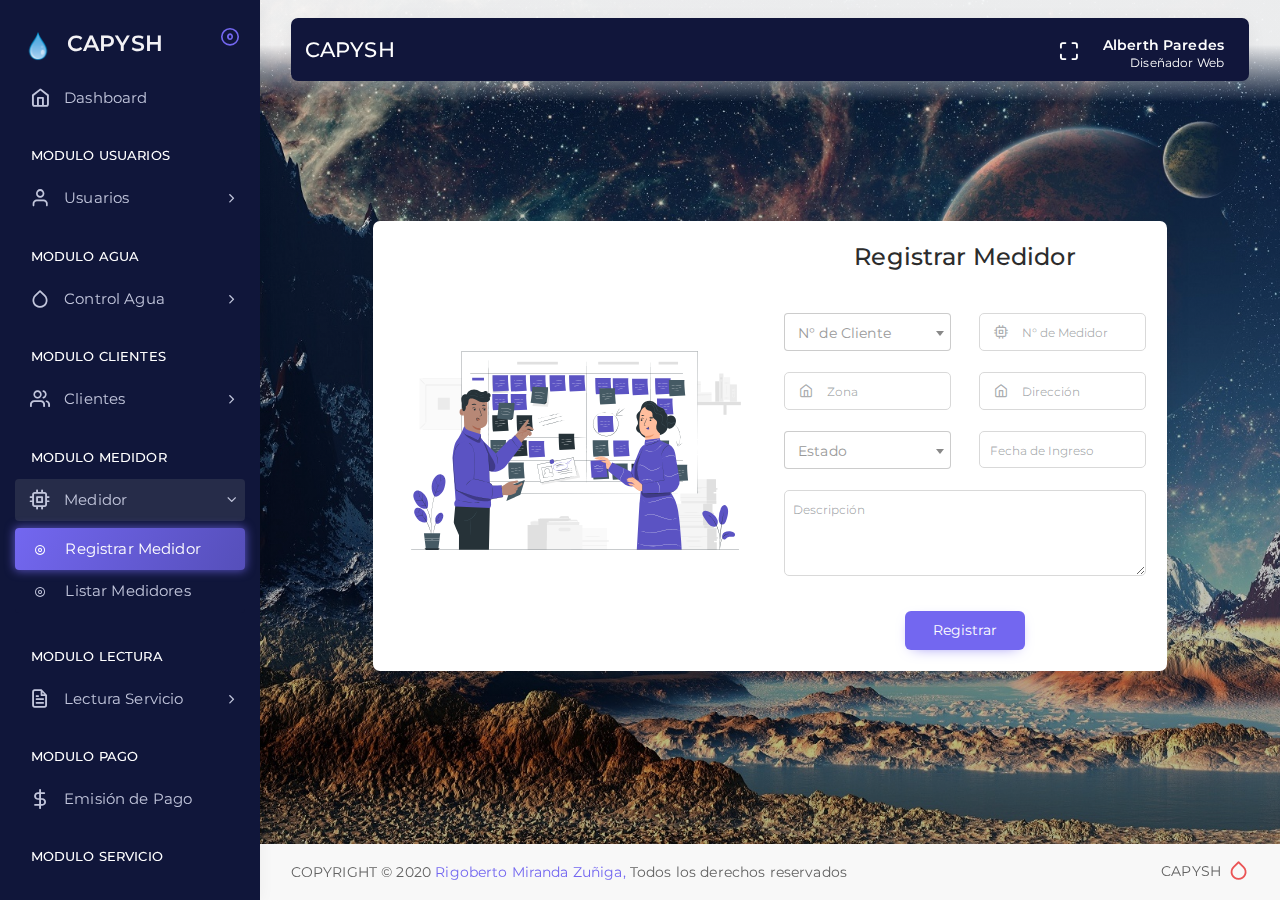
<file: registroMedidor.html>
<!DOCTYPE html>
<html class="loading" lang="es" data-textdirection="ltr">
<!-- BEGIN: Head-->

<head>
    <meta http-equiv="Content-Type" content="text/html; charset=UTF-8">
    <meta http-equiv="X-UA-Compatible" content="IE=edge">
    <meta name="viewport" content="width=device-width, initial-scale=1.0, user-scalable=0, minimal-ui">
    <meta name="description" content="Control de consumo de agua CAPYSH">
    <meta name="keywords" content="Template by Alberth Paredes">
    <meta name="author" content="Alberth Paredes">
    <title>CAPYSH</title>
    <link rel="apple-touch-icon" href="app-assets/images/ico/apple-icon-120.png">
    <link rel="shortcut icon" type="image/x-icon" href="app-assets/images/logoAgua.png">
    <link href="https://fonts.googleapis.com/css?family=Montserrat:300,400,500,600" rel="stylesheet">

    <!-- BEGIN: Vendor CSS-->
    <!-- <link rel="stylesheet" type="text/css" href="app-assets/vendors/css/extensions/shepherd-theme-default.css"> -->
    <!-- END: Vendor CSS-->

    <!-- BEGIN: Theme CSS-->
    <link rel="stylesheet" type="text/css" href="app-assets/vendors/css/vendors.min.css">
    <link rel="stylesheet" type="text/css" href="app-assets/vendors/css/forms/select/select2.min.css">
    <link rel="stylesheet" type="text/css" href="app-assets/vendors/css/pickers/pickadate/pickadate.css">
    <link rel="stylesheet" type="text/css" href="app-assets/vendors/css/extensions/sweetalert2.min.css">
    <!-- END: Vendor CSS-->

    <!-- BEGIN: Theme CSS-->
    <link rel="stylesheet" type="text/css" href="app-assets/css/bootstrap.css">
    <link rel="stylesheet" type="text/css" href="app-assets/css/bootstrap-extended.css">
    <link rel="stylesheet" type="text/css" href="app-assets/css/colors.css">
    <link rel="stylesheet" type="text/css" href="app-assets/css/components.css">
    <link rel="stylesheet" type="text/css" href="app-assets/css/themes/dark-layout.css">
    <link rel="stylesheet" type="text/css" href="app-assets/css/themes/semi-dark-layout.css">

    <!-- BEGIN: Page CSS-->
    <link rel="stylesheet" type="text/css" href="app-assets/css/core/menu/menu-types/vertical-menu.css">
    <link rel="stylesheet" type="text/css" href="app-assets/css/core/colors/palette-gradient.css">
    <!-- END: Page CSS-->

    <!-- BEGIN: Custom CSS-->
    <link rel="stylesheet" type="text/css" href="assets/css/style.css">
    <!-- END: Custom CSS-->

</head>
<!-- END: Head-->

<!-- BEGIN: Body-->

<body class="vertical-layout vertical-menu-modern semi-dark-layout 2-columns  navbar-floating footer-static  "
    data-open="click" data-menu="vertical-menu-modern" data-col="2-columns" data-layout="semi-dark-layout">

    <!-- BEGIN: Header-->
    <nav
        class="header-navbar navbar-expand-lg navbar navbar-with-menu floating-nav navbar-dark bg-semi-dark navbar-shadow">
        <div class="navbar-wrapper">
            <div class="navbar-container content">
                <div class="navbar-collapse" id="navbar-mobile">
                    <div class="mr-auto float-left bookmark-wrapper d-flex align-items-center">
                        <ul class="nav navbar-nav">
                            <li class="nav-item mobile-menu d-xl-none mr-auto"><a
                                    class="nav-link nav-menu-main menu-toggle hidden-xs" href="#"><i
                                        class="ficon feather icon-menu"></i></a></li>
                        </ul>
                        <p class="h3 my-auto text-white">CAPYSH</p>


                    </div>
                    <ul class="nav navbar-nav float-right my-auto">

                        <li class="nav-item d-none d-lg-block"><a class="nav-link nav-link-expand"><i
                                    class="ficon feather icon-maximize"></i></a></li>
                        <!-- <li class="nav-item nav-search"><a class="nav-link nav-link-search"><i
                                    class="ficon feather icon-search"></i></a>
                            <div class="search-input">
                                <div class="search-input-icon"><i class="feather icon-search primary"></i></div>
                                <input class="input" type="text" placeholder="Explore Vuexy..." tabindex="-1"
                                    data-search="template-list">
                                <div class="search-input-close"><i class="feather icon-x"></i></div>
                                <ul class="search-list search-list-main"></ul>
                            </div>
                        </li> -->

                        <li class="dropdown dropdown-user nav-item my-auto pt-1 pt-lg-0"><a
                                class="dropdown-toggle nav-link dropdown-user-link" href="#" data-toggle="dropdown">
                                <div class="user-nav d-sm-flex d-none"><span class="user-name text-bold-600">Alberth
                                        Paredes</span><span class="user-status">Diseñador Web</span></div>
                            </a>
                            <div class="dropdown-menu dropdown-menu-right">
                                <a class="dropdown-item" href="index.html"><i class="feather icon-power"></i>
                                    Salir</a>
                            </div>
                        </li>
                    </ul>
                </div>
            </div>
        </div>
    </nav>


    <!-- BEGIN: Main Menu-->
    <div class="main-menu menu-fixed menu-dark menu-accordion menu-shadow" data-scroll-to-active="true">
        <div class="navbar-header">
            <ul class="nav navbar-nav flex-row">
                <li class="nav-item mr-auto"><a class="navbar-brand" href="admin.html">
                        <div class=""><img src="app-assets/images/logoAgua.png" alt="" class="img-fluid" width="30">
                        </div>
                        <h2 class="brand-text mb-0">CAPYSH</h2>
                    </a></li>
                <li class="nav-item nav-toggle"><a class="nav-link modern-nav-toggle pr-0" data-toggle="collapse"><i
                            class="feather icon-x d-block d-xl-none font-medium-4 primary toggle-icon"></i><i
                            class="toggle-icon feather icon-disc font-medium-4 d-none d-xl-block collapse-toggle-icon primary"
                            data-ticon="icon-disc"></i></a></li>
            </ul>
        </div>
        <div class="shadow-bottom"></div>



        <div class="main-menu-content">
            <ul class="navigation navigation-main" id="main-menu-navigation" data-menu="menu-navigation">
                <li class=" nav-item"><a href="admin.html"><i class="feather icon-home"></i><span class="menu-title"
                            data-i18n="Dashboard">Dashboard</span></a>
                </li>

                <li class=" navigation-header"><span>Modulo Usuarios</span>
                </li>

                <li class=" nav-item"><a href="#"><i class="feather icon-user"></i><span class="menu-title"
                            data-i18n="User">Usuarios</span></a>
                    <ul class="menu-content">
                        <li><a href="registroUser.html"><i class="feather icon-disc"></i><span class="menu-item"
                                    data-i18n="registroUser">Registrar Usuario</span></a>
                        </li>
                        <li><a href="listUser.html"><i class="feather icon-disc"></i><span class="menu-item"
                                    data-i18n="ListUser">Listar Usuarios</span></a>
                        </li>
                    </ul>
                </li>


                <li class=" navigation-header"><span>Modulo Agua</span>
                </li>

                <li class=" nav-item"><a href="#"><i class="feather icon-droplet"></i><span class="menu-title"
                            data-i18n="ControlAgua">Control Agua</span></a>
                    <ul class="menu-content">
                        <li><a href="registroPrecio.html"><i class="feather icon-disc"></i><span class="menu-item"
                                    data-i18n="rPrecio">Registrar Precio</span></a>
                        </li>
                        <li><a href="descuento.html"><i class="feather icon-disc"></i><span class="menu-item"
                                    data-i18n="Desc">Descuento</span></a>
                        </li>
                    </ul>
                </li>

                <li class=" navigation-header"><span>Modulo Clientes</span>
                </li>

                <li class=" nav-item"><a href="#"><i class="feather icon-users"></i><span class="menu-title"
                            data-i18n="Clientes">Clientes</span></a>
                    <ul class="menu-content">
                        <li><a href="registroCliente.html"><i class="feather icon-disc"></i><span class="menu-item"
                                    data-i18n="registroCliente">Registrar Cliente</span></a>
                        </li>
                        <li><a href="listCliente.html"><i class="feather icon-disc"></i><span class="menu-item"
                                    data-i18n="ListCliente">Listar Clientes</span></a>
                        </li>
                    </ul>
                </li>

                <li class=" navigation-header"><span>Modulo Medidor</span>
                </li>

                <li class=" nav-item"><a href="#"><i class="feather icon-cpu"></i><span class="menu-title"
                            data-i18n="Medidor">Medidor</span></a>
                    <ul class="menu-content">
                        <li class="active"><a href="registroMedidor.html"><i class="feather icon-disc"></i><span
                                    class="menu-item" data-i18n="registroMedidor">Registrar Medidor</span></a>
                        </li>
                        <li><a href="listMedidor.html"><i class="feather icon-disc"></i><span class="menu-item"
                                    data-i18n="ListMedidor">Listar Medidores</span></a>
                        </li>
                    </ul>
                </li>

                <li class=" navigation-header"><span>Modulo Lectura</span>
                </li>

                <li class=" nav-item"><a href="#"><i class="feather icon-file-text"></i><span class="menu-title"
                            data-i18n="Medidor">Lectura Servicio</span></a>
                    <ul class="menu-content">
                        <li><a href="registroLectura.html"><i class="feather icon-disc"></i><span class="menu-item"
                                    data-i18n="registroLectura">Registrar Lectura</span></a>
                        </li>
                        <li><a href="listLectura.html"><i class="feather icon-disc"></i><span class="menu-item"
                                    data-i18n="ListLectura">Listar Lecturas</span></a>
                        </li>
                    </ul>
                </li>

                <li class=" navigation-header"><span>Modulo Pago</span>
                </li>
                <li class=" nav-item "><a href="pago.html"><i class="feather icon-dollar-sign"></i><span
                            class="menu-title" data-i18n="pago">Emisión de Pago</span></a>
                </li>
                <li class=" navigation-header"><span>Modulo Servicio</span>
                </li>
                <li class=" nav-item "><a href="servicio.html"><i class="feather icon-activity"></i><span
                            class="menu-title" data-i18n="pago">Estado del Servicio</span></a>
                </li>

            </ul>
        </div>
    </div>
    <!-- END: Main Menu-->

    <!-- BEGIN: Content-->
    <div class="app-content content">
        <div class="content-overlay"></div>
        <div class="header-navbar-shadow"></div>
        <div class="content-wrapper">
            <div class="content-header row">
            </div>
            <div class="content-body">
                <!-- Registro de Usuario-->

                <section>
                    <div class="row justify-content-center mt-0 mt-lg-5 py-0 py-lg-5">
                        <div class="col-lg-10">
                            <div class="card">
                                <div class="card-content">
                                    <div class="card-body">
                                        <div class="row align-items-center">
                                            <div class="col-lg-6">
                                                <img src="app-assets/images/medidor.svg" alt="" class="img-fluid">
                                            </div>
                                            <div class="col-lg-6">
                                                <h4 class="h2 text-center mb-3">Registrar Medidor</h4>
                                                <div class="row">
                                                    <div class="col-md-6">
                                                        <div class="form-group">
                                                            <select data-placeholder="N° de Cliente"
                                                                class="select2 form-control">
                                                                <option value="" disabled selected hidden>N° de Cliente
                                                                </option>
                                                                <option value="12345">
                                                                    12345</option>
                                                                <option value="32541">
                                                                    32541</option>
                                                                <option value="45231">
                                                                    45231</option>
                                                                <option value="13542">
                                                                    13542</option>
                                                                <option value="23154">
                                                                    23154</option>
                                                            </select>
                                                            <p class="text-danger small d-none"><i
                                                                    class="feather icon-alert-circle"></i> Seleccione un
                                                                Cliente
                                                            </p>
                                                        </div>
                                                    </div>
                                                    <div class="col-md-6">
                                                        <fieldset
                                                            class="form-label-group form-group position-relative has-icon-left">
                                                            <input type="number" class="form-control" id="iconLabelLeft"
                                                                placeholder="N° de Medidor" min="18" pattern="^[0-9]+">
                                                            <div class="form-control-position">
                                                                <i class="feather icon-cpu"></i>
                                                            </div>
                                                            <label for="iconLabelLeft">N° de Medidor</label>
                                                            <p class="text-danger small d-none m-0"><i
                                                                    class="feather icon-alert-circle"></i> El campo no
                                                                debe estar vacio
                                                            </p>
                                                        </fieldset>
                                                    </div>
                                                    <div class="col-md-6">
                                                        <fieldset
                                                            class="form-label-group form-group position-relative has-icon-left">
                                                            <input type="text" class="form-control" id="iconLabelLeft"
                                                                placeholder="Zona">
                                                            <div class="form-control-position">
                                                                <i class="feather icon-home"></i>
                                                            </div>
                                                            <label for="iconLabelLeft">Zona</label>
                                                            <p class="text-danger small d-none m-0"><i
                                                                    class="feather icon-alert-circle"></i> El campo no
                                                                debe estar vacio
                                                            </p>
                                                        </fieldset>
                                                    </div>

                                                    <div class="col-md-6">
                                                        <fieldset
                                                            class="form-label-group form-group position-relative has-icon-left">
                                                            <input type="text" class="form-control" id="iconLabelLeft"
                                                                placeholder="Dirección">
                                                            <div class="form-control-position">
                                                                <i class="feather icon-home"></i>
                                                            </div>
                                                            <label for="iconLabelLeft">Dirección</label>
                                                            <p class="text-danger small d-none m-0"><i
                                                                    class="feather icon-alert-circle"></i> El campo no
                                                                debe estar vacio
                                                            </p>
                                                        </fieldset>
                                                    </div>


                                                    <div class="col-md-6">
                                                        <div class="form-group">
                                                            <select data-placeholder="Estado"
                                                                class="select2-icons form-control" id="select2-icons1">
                                                                <option value="" disabled selected hidden>Estado
                                                                </option>
                                                                <option value="servicio" data-icon="feather icon-check">
                                                                    En servicio
                                                                </option>
                                                                <option value="suspendido"
                                                                    data-icon="feather icon-alert-octagon">
                                                                    Suspendido
                                                                </option>
                                                                <option value="baneado"
                                                                    data-icon="feather icon-x-square">
                                                                    Dado de Baja
                                                                </option>
                                                            </select>
                                                            <p class="text-danger small d-none"><i
                                                                    class="feather icon-alert-circle"></i> Seleccione un
                                                                estado
                                                            </p>
                                                        </div>
                                                    </div>

                                                    <div class="col-md-6">
                                                        <div class="form-group">
                                                            <input type='text' class="form-control pickadate"
                                                                placeholder="Fecha de Ingreso" />
                                                            <p class="text-danger small d-none"><i
                                                                    class="feather icon-alert-circle"></i> Seleccione
                                                                una fecha
                                                            </p>
                                                        </div>


                                                    </div>

                                                    <div class="col-12">
                                                        <fieldset class="form-label-group">
                                                            <textarea class="form-control" id="label-textarea" rows="3"
                                                                placeholder="Descripción"></textarea>
                                                            <label for="label-textarea">Descripción</label>
                                                        </fieldset>
                                                    </div>

                                                    <div class="mx-auto mt-1"><button type="submit"
                                                            class="btn btn-primary btn-inline"
                                                            id="guardar">Registrar</button>
                                                    </div>

                                                </div>

                                            </div>
                                        </div>
                                    </div>
                                </div>
                            </div>
                        </div>
                    </div>
                </section>

            </div>
        </div>
    </div>
    <!-- END: Content-->

    <div class="sidenav-overlay"></div>
    <div class="drag-target"></div>

    <!-- BEGIN: Footer-->
    <footer class="footer footer-static footer-light">
        <p class="clearfix blue-grey lighten-2 mb-0"><span
                class="float-md-left d-block d-md-inline-block mt-25">COPYRIGHT &copy; 2020<a
                    class="text-bold-800 grey darken-2" href="#" target="_blank">Rigoberto Miranda Zuñiga,</a>Todos los
                derechos reservados</span><span class="float-md-right d-none d-md-block">CAPYSH<i
                    class="feather icon-droplet pink"></i></span>
            <!-- <button class="btn btn-primary btn-icon scroll-top" type="button"><i
                    class="feather icon-arrow-up"></i></button> -->
        </p>
    </footer>
    <!-- END: Footer-->


    <!-- BEGIN: Vendor JS-->
    <script src="app-assets/vendors/js/vendors.min.js"></script>
    <!-- BEGIN Vendor JS-->
    <script src="app-assets/vendors/js/forms/select/select2.full.min.js"></script>
    <script src="app-assets/vendors/js/pickers/pickadate/picker.js"></script>
    <script src="app-assets/vendors/js/pickers/pickadate/picker.date.js"></script>
    <script src="app-assets/vendors/js/pickers/pickadate/picker.time.js"></script>
    <script src="app-assets/vendors/js/pickers/pickadate/legacy.js"></script>
    <script src="app-assets/vendors/js/extensions/sweetalert2.all.min.js"></script>
    <!-- BEGIN: Page Vendor JS-->
    <!-- END: Page Vendor JS-->

    <!-- BEGIN: Theme JS-->
    <script src="app-assets/js/core/app-menu.js"></script>
    <script src="app-assets/js/core/app.js"></script>
    <script src="app-assets/js/scripts/components.js"></script>
    <!-- END: Theme JS-->

    <!-- BEGIN: Page JS-->
    <!-- <script src="app-assets/js/scripts/forms/form-tooltip-valid.js"></script> -->
    <script src="app-assets/js/scripts/forms/select/form-select2.js"></script>
    <script src="app-assets/js/scripts/pickers/dateTime/pick-a-datetime.js"></script>
    <script src="app-assets/js/scripts/extensions/sweet-alerts.js"></script>
    <!-- END: Page JS-->

</body>
<!-- END: Body-->

</html>
</file>
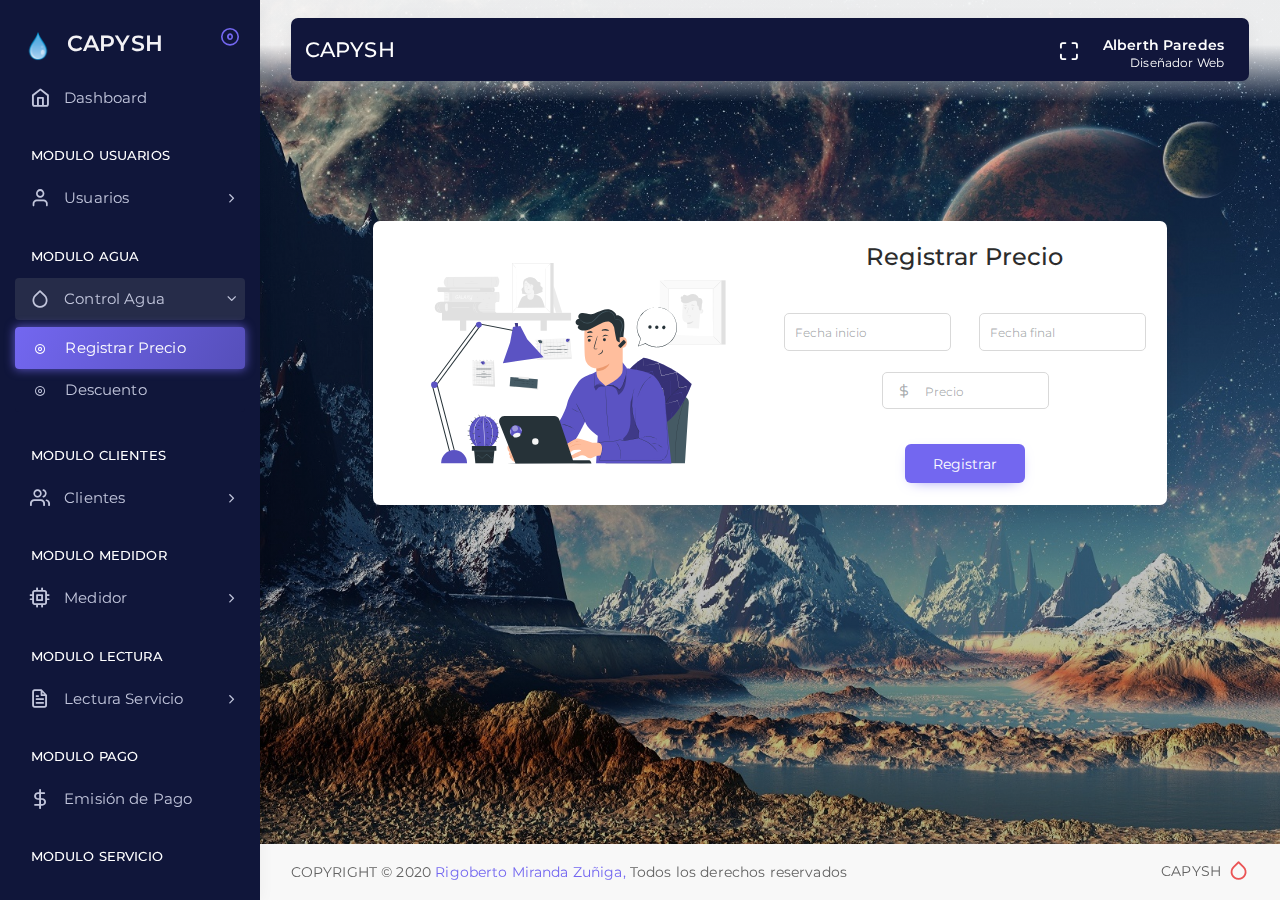
<file: registroPrecio.html>
<!DOCTYPE html>
<html class="loading" lang="es" data-textdirection="ltr">
<!-- BEGIN: Head-->

<head>
    <meta http-equiv="Content-Type" content="text/html; charset=UTF-8">
    <meta http-equiv="X-UA-Compatible" content="IE=edge">
    <meta name="viewport" content="width=device-width, initial-scale=1.0, user-scalable=0, minimal-ui">
    <meta name="description" content="Control de consumo de agua CAPYSH">
    <meta name="keywords" content="Template by Alberth Paredes">
    <meta name="author" content="Alberth Paredes">
    <title>CAPYSH</title>
    <link rel="apple-touch-icon" href="app-assets/images/ico/apple-icon-120.png">
    <link rel="shortcut icon" type="image/x-icon" href="app-assets/images/logoAgua.png">
    <link href="https://fonts.googleapis.com/css?family=Montserrat:300,400,500,600" rel="stylesheet">

    <!-- BEGIN: Vendor CSS-->
    <!-- <link rel="stylesheet" type="text/css" href="app-assets/vendors/css/extensions/shepherd-theme-default.css"> -->
    <!-- END: Vendor CSS-->

    <!-- BEGIN: Theme CSS-->
    <link rel="stylesheet" type="text/css" href="app-assets/vendors/css/vendors.min.css">
    <link rel="stylesheet" type="text/css" href="app-assets/vendors/css/forms/select/select2.min.css">
    <link rel="stylesheet" type="text/css" href="app-assets/vendors/css/pickers/pickadate/pickadate.css">
    <link rel="stylesheet" type="text/css" href="app-assets/vendors/css/extensions/sweetalert2.min.css">
    <!-- END: Vendor CSS-->

    <!-- BEGIN: Theme CSS-->
    <link rel="stylesheet" type="text/css" href="app-assets/css/bootstrap.css">
    <link rel="stylesheet" type="text/css" href="app-assets/css/bootstrap-extended.css">
    <link rel="stylesheet" type="text/css" href="app-assets/css/colors.css">
    <link rel="stylesheet" type="text/css" href="app-assets/css/components.css">
    <link rel="stylesheet" type="text/css" href="app-assets/css/themes/dark-layout.css">
    <link rel="stylesheet" type="text/css" href="app-assets/css/themes/semi-dark-layout.css">

    <!-- BEGIN: Page CSS-->
    <link rel="stylesheet" type="text/css" href="app-assets/css/core/menu/menu-types/vertical-menu.css">
    <link rel="stylesheet" type="text/css" href="app-assets/css/core/colors/palette-gradient.css">
    <!-- END: Page CSS-->

    <!-- BEGIN: Custom CSS-->
    <link rel="stylesheet" type="text/css" href="assets/css/style.css">
    <!-- END: Custom CSS-->

</head>
<!-- END: Head-->

<!-- BEGIN: Body-->

<body class="vertical-layout vertical-menu-modern semi-dark-layout 2-columns  navbar-floating footer-static  "
    data-open="click" data-menu="vertical-menu-modern" data-col="2-columns" data-layout="semi-dark-layout">

    <!-- BEGIN: Header-->
    <nav
        class="header-navbar navbar-expand-lg navbar navbar-with-menu floating-nav navbar-dark bg-semi-dark navbar-shadow">
        <div class="navbar-wrapper">
            <div class="navbar-container content">
                <div class="navbar-collapse" id="navbar-mobile">
                    <div class="mr-auto float-left bookmark-wrapper d-flex align-items-center">
                        <ul class="nav navbar-nav">
                            <li class="nav-item mobile-menu d-xl-none mr-auto"><a
                                    class="nav-link nav-menu-main menu-toggle hidden-xs" href="#"><i
                                        class="ficon feather icon-menu"></i></a></li>
                        </ul>
                        <p class="h3 my-auto text-white">CAPYSH</p>


                    </div>
                    <ul class="nav navbar-nav float-right my-auto">

                        <li class="nav-item d-none d-lg-block"><a class="nav-link nav-link-expand"><i
                                    class="ficon feather icon-maximize"></i></a></li>
                        <!-- <li class="nav-item nav-search"><a class="nav-link nav-link-search"><i
                                    class="ficon feather icon-search"></i></a>
                            <div class="search-input">
                                <div class="search-input-icon"><i class="feather icon-search primary"></i></div>
                                <input class="input" type="text" placeholder="Explore Vuexy..." tabindex="-1"
                                    data-search="template-list">
                                <div class="search-input-close"><i class="feather icon-x"></i></div>
                                <ul class="search-list search-list-main"></ul>
                            </div>
                        </li> -->

                        <li class="dropdown dropdown-user nav-item my-auto pt-1 pt-lg-0"><a
                                class="dropdown-toggle nav-link dropdown-user-link" href="#" data-toggle="dropdown">
                                <div class="user-nav d-sm-flex d-none"><span class="user-name text-bold-600">Alberth
                                        Paredes</span><span class="user-status">Diseñador Web</span></div>
                            </a>
                            <div class="dropdown-menu dropdown-menu-right">
                                <a class="dropdown-item" href="index.html"><i class="feather icon-power"></i>
                                    Salir</a>
                            </div>
                        </li>
                    </ul>
                </div>
            </div>
        </div>
    </nav>


    <!-- BEGIN: Main Menu-->
    <div class="main-menu menu-fixed menu-dark menu-accordion menu-shadow" data-scroll-to-active="true">
        <div class="navbar-header">
            <ul class="nav navbar-nav flex-row">
                <li class="nav-item mr-auto"><a class="navbar-brand" href="admin.html">
                        <div class=""><img src="app-assets/images/logoAgua.png" alt="" class="img-fluid" width="30">
                        </div>
                        <h2 class="brand-text mb-0">CAPYSH</h2>
                    </a></li>
                <li class="nav-item nav-toggle"><a class="nav-link modern-nav-toggle pr-0" data-toggle="collapse"><i
                            class="feather icon-x d-block d-xl-none font-medium-4 primary toggle-icon"></i><i
                            class="toggle-icon feather icon-disc font-medium-4 d-none d-xl-block collapse-toggle-icon primary"
                            data-ticon="icon-disc"></i></a></li>
            </ul>
        </div>
        <div class="shadow-bottom"></div>



        <div class="main-menu-content">
            <ul class="navigation navigation-main" id="main-menu-navigation" data-menu="menu-navigation">
                <li class=" nav-item"><a href="admin.html"><i class="feather icon-home"></i><span class="menu-title"
                            data-i18n="Dashboard">Dashboard</span></a>
                </li>

                <li class=" navigation-header"><span>Modulo Usuarios</span>
                </li>

                <li class=" nav-item"><a href="#"><i class="feather icon-user"></i><span class="menu-title"
                            data-i18n="User">Usuarios</span></a>
                    <ul class="menu-content">
                        <li><a href="registroUser.html"><i class="feather icon-disc"></i><span class="menu-item"
                                    data-i18n="registroUser">Registrar Usuario</span></a>
                        </li>
                        <li><a href="listUser.html"><i class="feather icon-disc"></i><span class="menu-item"
                                    data-i18n="ListUser">Listar Usuarios</span></a>
                        </li>
                    </ul>
                </li>


                <li class=" navigation-header"><span>Modulo Agua</span>
                </li>

                <li class=" nav-item"><a href="#"><i class="feather icon-droplet"></i><span class="menu-title"
                            data-i18n="ControlAgua">Control Agua</span></a>
                    <ul class="menu-content">
                        <li class="active"><a href="registroPrecio.html"><i class="feather icon-disc"></i><span
                                    class="menu-item" data-i18n="rPrecio">Registrar Precio</span></a>
                        </li>
                        <li><a href="descuento.html"><i class="feather icon-disc"></i><span class="menu-item"
                                    data-i18n="Desc">Descuento</span></a>
                        </li>
                    </ul>
                </li>

                <li class=" navigation-header"><span>Modulo Clientes</span>
                </li>

                <li class=" nav-item"><a href="#"><i class="feather icon-users"></i><span class="menu-title"
                            data-i18n="Clientes">Clientes</span></a>
                    <ul class="menu-content">
                        <li><a href="registroCliente.html"><i class="feather icon-disc"></i><span class="menu-item"
                                    data-i18n="registroCliente">Registrar Cliente</span></a>
                        </li>
                        <li><a href="listCliente.html"><i class="feather icon-disc"></i><span class="menu-item"
                                    data-i18n="ListCliente">Listar Clientes</span></a>
                        </li>
                    </ul>
                </li>

                <li class=" navigation-header"><span>Modulo Medidor</span>
                </li>

                <li class=" nav-item"><a href="#"><i class="feather icon-cpu"></i><span class="menu-title"
                            data-i18n="Medidor">Medidor</span></a>
                    <ul class="menu-content">
                        <li><a href="registroMedidor.html"><i class="feather icon-disc"></i><span class="menu-item"
                                    data-i18n="registroMedidor">Registrar Medidor</span></a>
                        </li>
                        <li><a href="listMedidor.html"><i class="feather icon-disc"></i><span class="menu-item"
                                    data-i18n="ListMedidor">Listar Medidores</span></a>
                        </li>
                    </ul>
                </li>

                <li class=" navigation-header"><span>Modulo Lectura</span>
                </li>

                <li class=" nav-item"><a href="#"><i class="feather icon-file-text"></i><span class="menu-title"
                            data-i18n="Medidor">Lectura Servicio</span></a>
                    <ul class="menu-content">
                        <li><a href="registroLectura.html"><i class="feather icon-disc"></i><span class="menu-item"
                                    data-i18n="registroLectura">Registrar Lectura</span></a>
                        </li>
                        <li><a href="listLectura.html"><i class="feather icon-disc"></i><span class="menu-item"
                                    data-i18n="ListLectura">Listar Lecturas</span></a>
                        </li>
                    </ul>
                </li>

                <li class=" navigation-header"><span>Modulo Pago</span>
                </li>
                <li class=" nav-item "><a href="pago.html"><i class="feather icon-dollar-sign"></i><span
                            class="menu-title" data-i18n="pago">Emisión de Pago</span></a>
                </li>
                <li class=" navigation-header"><span>Modulo Servicio</span>
                </li>
                <li class=" nav-item "><a href="servicio.html"><i class="feather icon-activity"></i><span
                            class="menu-title" data-i18n="pago">Estado del Servicio</span></a>
                </li>

            </ul>
        </div>
    </div>
    <!-- END: Main Menu-->

    <!-- BEGIN: Content-->
    <div class="app-content content">
        <div class="content-overlay"></div>
        <div class="header-navbar-shadow"></div>
        <div class="content-wrapper">
            <div class="content-header row">
            </div>
            <div class="content-body">
                <!-- Registro de Usuario-->

                <section>
                    <div class="row justify-content-center mt-0 mt-lg-5 py-0 py-lg-5">
                        <div class="col-lg-10">
                            <div class="card">
                                <div class="card-content">
                                    <div class="card-body">
                                        <div class="row align-items-center">
                                            <div class="col-lg-6">
                                                <img src="app-assets/images/precio2.svg" alt="" class="img-fluid">
                                            </div>
                                            <div class="col-lg-6">
                                                <h4 class="h2 text-center mb-3">Registrar Precio</h4>
                                                <div class="row">


                                                    <div class="col-md-6">
                                                        <div class="form-group">
                                                            <input type='text'
                                                                class="form-control pickadate-months-year"
                                                                placeholder="Fecha inicio" />
                                                            <p class="text-danger small d-none"><i
                                                                    class="feather icon-alert-circle"></i> Seleccione
                                                                una fecha
                                                            </p>
                                                        </div>
                                                    </div>

                                                    <div class="col-md-6">
                                                        <div class="form-group">
                                                            <input type='text'
                                                                class="form-control pickadate-months-year"
                                                                placeholder="Fecha final" />
                                                            <p class="text-danger small d-none"><i
                                                                    class="feather icon-alert-circle"></i> Seleccione
                                                                una fecha
                                                            </p>
                                                        </div>
                                                    </div>


                                                    <div class="col-md-6 mx-auto">
                                                        <fieldset
                                                            class="form-label-group form-group position-relative has-icon-left">
                                                            <input type="number" class="form-control" id="iconLabelLeft"
                                                                placeholder="Precio" min="1" pattern="^[0-9]+">
                                                            <div class="form-control-position">
                                                                <i class="feather icon-dollar-sign"></i>
                                                            </div>
                                                            <label for="iconLabelLeft">Precio</label>
                                                            <p class="text-danger small d-none m-0"><i
                                                                    class="feather icon-alert-circle"></i> El campo no
                                                                debe estar vacio
                                                            </p>
                                                        </fieldset>
                                                    </div>



                                                    <div class="col-12 d-flex justify-content-center">
                                                        <div class="mx-auto mt-1"><button type="submit"
                                                                class="btn btn-primary btn-inline"
                                                                id="guardar">Registrar</button>
                                                        </div>
                                                    </div>

                                                </div>

                                            </div>
                                        </div>
                                    </div>
                                </div>
                            </div>
                        </div>
                    </div>
                </section>

            </div>
        </div>
    </div>
    <!-- END: Content-->

    <div class="sidenav-overlay"></div>
    <div class="drag-target"></div>

    <!-- BEGIN: Footer-->
    <footer class="footer footer-static footer-light">
        <p class="clearfix blue-grey lighten-2 mb-0"><span
                class="float-md-left d-block d-md-inline-block mt-25">COPYRIGHT &copy; 2020<a
                    class="text-bold-800 grey darken-2" href="#" target="_blank">Rigoberto Miranda Zuñiga,</a>Todos los
                derechos reservados</span><span class="float-md-right d-none d-md-block">CAPYSH<i
                    class="feather icon-droplet pink"></i></span>
            <!-- <button class="btn btn-primary btn-icon scroll-top" type="button"><i
                    class="feather icon-arrow-up"></i></button> -->
        </p>
    </footer>
    <!-- END: Footer-->


    <!-- BEGIN: Vendor JS-->
    <script src="app-assets/vendors/js/vendors.min.js"></script>
    <!-- BEGIN Vendor JS-->
    <script src="app-assets/vendors/js/forms/select/select2.full.min.js"></script>
    <script src="app-assets/vendors/js/pickers/pickadate/picker.js"></script>
    <script src="app-assets/vendors/js/pickers/pickadate/picker.date.js"></script>
    <script src="app-assets/vendors/js/pickers/pickadate/picker.time.js"></script>
    <script src="app-assets/vendors/js/pickers/pickadate/legacy.js"></script>
    <script src="app-assets/vendors/js/extensions/sweetalert2.all.min.js"></script>
    <!-- BEGIN: Page Vendor JS-->
    <!-- END: Page Vendor JS-->

    <!-- BEGIN: Theme JS-->
    <script src="app-assets/js/core/app-menu.js"></script>
    <script src="app-assets/js/core/app.js"></script>
    <script src="app-assets/js/scripts/components.js"></script>
    <!-- END: Theme JS-->

    <!-- BEGIN: Page JS-->
    <!-- <script src="app-assets/js/scripts/forms/form-tooltip-valid.js"></script> -->
    <script src="app-assets/js/scripts/forms/select/form-select2.js"></script>
    <script src="app-assets/js/scripts/pickers/dateTime/pick-a-datetime.js"></script>
    <script src="app-assets/js/scripts/extensions/sweet-alerts.js"></script>
    <!-- END: Page JS-->

</body>
<!-- END: Body-->

</html>
</file>
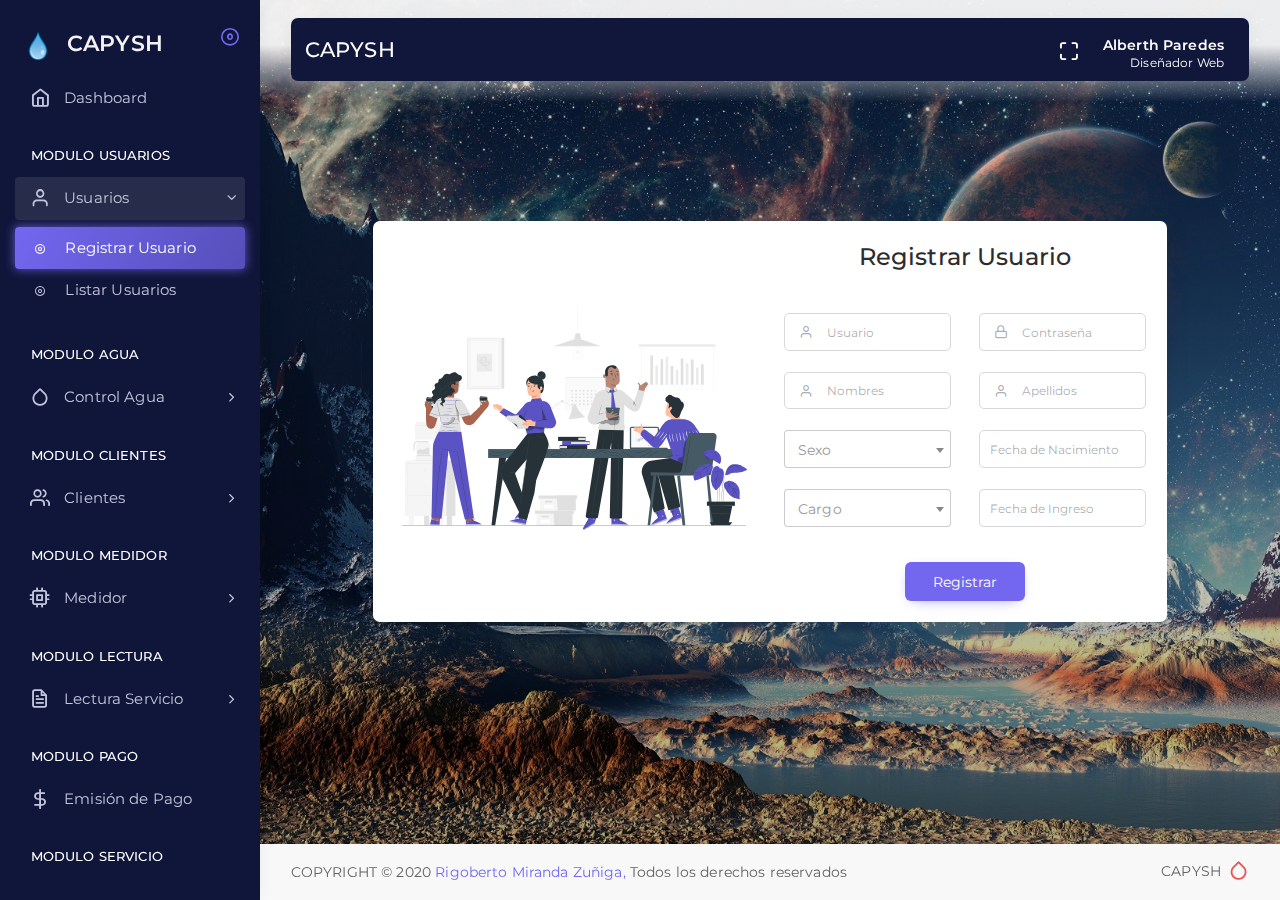
<file: registroUser.html>
<!DOCTYPE html>
<html class="loading" lang="es" data-textdirection="ltr">
<!-- BEGIN: Head-->

<head>
    <meta http-equiv="Content-Type" content="text/html; charset=UTF-8">
    <meta http-equiv="X-UA-Compatible" content="IE=edge">
    <meta name="viewport" content="width=device-width, initial-scale=1.0, user-scalable=0, minimal-ui">
    <meta name="description" content="Control de consumo de agua CAPYSH">
    <meta name="keywords" content="Template by Alberth Paredes">
    <meta name="author" content="Alberth Paredes">
    <title>CAPYSH</title>
    <link rel="apple-touch-icon" href="app-assets/images/ico/apple-icon-120.png">
    <link rel="shortcut icon" type="image/x-icon" href="app-assets/images/logoAgua.png">
    <link href="https://fonts.googleapis.com/css?family=Montserrat:300,400,500,600" rel="stylesheet">

    <!-- BEGIN: Vendor CSS-->
    <!-- <link rel="stylesheet" type="text/css" href="app-assets/vendors/css/extensions/shepherd-theme-default.css"> -->
    <!-- END: Vendor CSS-->

    <!-- BEGIN: Theme CSS-->
    <link rel="stylesheet" type="text/css" href="app-assets/vendors/css/vendors.min.css">
    <link rel="stylesheet" type="text/css" href="app-assets/vendors/css/forms/select/select2.min.css">
    <link rel="stylesheet" type="text/css" href="app-assets/vendors/css/pickers/pickadate/pickadate.css">
    <link rel="stylesheet" type="text/css" href="app-assets/vendors/css/extensions/sweetalert2.min.css">
    <!-- END: Vendor CSS-->

    <!-- BEGIN: Theme CSS-->
    <link rel="stylesheet" type="text/css" href="app-assets/css/bootstrap.css">
    <link rel="stylesheet" type="text/css" href="app-assets/css/bootstrap-extended.css">
    <link rel="stylesheet" type="text/css" href="app-assets/css/colors.css">
    <link rel="stylesheet" type="text/css" href="app-assets/css/components.css">
    <link rel="stylesheet" type="text/css" href="app-assets/css/themes/dark-layout.css">
    <link rel="stylesheet" type="text/css" href="app-assets/css/themes/semi-dark-layout.css">

    <!-- BEGIN: Page CSS-->
    <link rel="stylesheet" type="text/css" href="app-assets/css/core/menu/menu-types/vertical-menu.css">
    <link rel="stylesheet" type="text/css" href="app-assets/css/core/colors/palette-gradient.css">
    <!-- END: Page CSS-->

    <!-- BEGIN: Custom CSS-->
    <link rel="stylesheet" type="text/css" href="assets/css/style.css">
    <!-- END: Custom CSS-->

</head>
<!-- END: Head-->

<!-- BEGIN: Body-->

<body class="vertical-layout vertical-menu-modern semi-dark-layout 2-columns  navbar-floating footer-static  "
    data-open="click" data-menu="vertical-menu-modern" data-col="2-columns" data-layout="semi-dark-layout">

    <!-- BEGIN: Header-->
    <nav
        class="header-navbar navbar-expand-lg navbar navbar-with-menu floating-nav navbar-dark bg-semi-dark navbar-shadow">
        <div class="navbar-wrapper">
            <div class="navbar-container content">
                <div class="navbar-collapse" id="navbar-mobile">
                    <div class="mr-auto float-left bookmark-wrapper d-flex align-items-center">
                        <ul class="nav navbar-nav">
                            <li class="nav-item mobile-menu d-xl-none mr-auto"><a
                                    class="nav-link nav-menu-main menu-toggle hidden-xs" href="#"><i
                                        class="ficon feather icon-menu"></i></a></li>
                        </ul>
                        <p class="h3 my-auto text-white">CAPYSH</p>


                    </div>
                    <ul class="nav navbar-nav float-right my-auto">

                        <li class="nav-item d-none d-lg-block"><a class="nav-link nav-link-expand"><i
                                    class="ficon feather icon-maximize"></i></a></li>
                        <!-- <li class="nav-item nav-search"><a class="nav-link nav-link-search"><i
                                    class="ficon feather icon-search"></i></a>
                            <div class="search-input">
                                <div class="search-input-icon"><i class="feather icon-search primary"></i></div>
                                <input class="input" type="text" placeholder="Explore Vuexy..." tabindex="-1"
                                    data-search="template-list">
                                <div class="search-input-close"><i class="feather icon-x"></i></div>
                                <ul class="search-list search-list-main"></ul>
                            </div>
                        </li> -->

                        <li class="dropdown dropdown-user nav-item my-auto pt-1 pt-lg-0"><a
                                class="dropdown-toggle nav-link dropdown-user-link" href="#" data-toggle="dropdown">
                                <div class="user-nav d-sm-flex d-none"><span class="user-name text-bold-600">Alberth
                                        Paredes</span><span class="user-status">Diseñador Web</span></div>
                            </a>
                            <div class="dropdown-menu dropdown-menu-right">
                                <a class="dropdown-item" href="index.html"><i class="feather icon-power"></i>
                                    Salir</a>
                            </div>
                        </li>
                    </ul>
                </div>
            </div>
        </div>
    </nav>


    <!-- BEGIN: Main Menu-->
    <div class="main-menu menu-fixed menu-dark menu-accordion menu-shadow" data-scroll-to-active="true">
        <div class="navbar-header">
            <ul class="nav navbar-nav flex-row">
                <li class="nav-item mr-auto"><a class="navbar-brand" href="admin.html">
                        <div class=""><img src="app-assets/images/logoAgua.png" alt="" class="img-fluid" width="30">
                        </div>
                        <h2 class="brand-text mb-0">CAPYSH</h2>
                    </a></li>
                <li class="nav-item nav-toggle"><a class="nav-link modern-nav-toggle pr-0" data-toggle="collapse"><i
                            class="feather icon-x d-block d-xl-none font-medium-4 primary toggle-icon"></i><i
                            class="toggle-icon feather icon-disc font-medium-4 d-none d-xl-block collapse-toggle-icon primary"
                            data-ticon="icon-disc"></i></a></li>
            </ul>
        </div>
        <div class="shadow-bottom"></div>



        <div class="main-menu-content">
            <ul class="navigation navigation-main" id="main-menu-navigation" data-menu="menu-navigation">
                <li class=" nav-item"><a href="admin.html"><i class="feather icon-home"></i><span class="menu-title"
                            data-i18n="Dashboard">Dashboard</span></a>
                </li>

                <li class=" navigation-header"><span>Modulo Usuarios</span>
                </li>

                <li class=" nav-item"><a href="#"><i class="feather icon-user"></i><span class="menu-title"
                            data-i18n="User">Usuarios</span></a>
                    <ul class="menu-content">
                        <li class="active"><a href="registroUser.html"><i class="feather icon-disc"></i><span
                                    class="menu-item" data-i18n="registroUser">Registrar Usuario</span></a>
                        </li>
                        <li><a href="listUser.html"><i class="feather icon-disc"></i><span class="menu-item"
                                    data-i18n="ListUser">Listar Usuarios</span></a>
                        </li>
                    </ul>
                </li>


                <li class=" navigation-header"><span>Modulo Agua</span>
                </li>

                <li class=" nav-item"><a href="#"><i class="feather icon-droplet"></i><span class="menu-title"
                            data-i18n="ControlAgua">Control Agua</span></a>
                    <ul class="menu-content">
                        <li><a href="registroPrecio.html"><i class="feather icon-disc"></i><span class="menu-item"
                                    data-i18n="rPrecio">Registrar Precio</span></a>
                        </li>
                        <li><a href="descuento.html"><i class="feather icon-disc"></i><span class="menu-item"
                                    data-i18n="Desc">Descuento</span></a>
                        </li>
                    </ul>
                </li>

                <li class=" navigation-header"><span>Modulo Clientes</span>
                </li>

                <li class=" nav-item"><a href="#"><i class="feather icon-users"></i><span class="menu-title"
                            data-i18n="Clientes">Clientes</span></a>
                    <ul class="menu-content">
                        <li><a href="registroCliente.html"><i class="feather icon-disc"></i><span class="menu-item"
                                    data-i18n="registroCliente">Registrar Cliente</span></a>
                        </li>
                        <li><a href="listCliente.html"><i class="feather icon-disc"></i><span class="menu-item"
                                    data-i18n="ListCliente">Listar Clientes</span></a>
                        </li>
                    </ul>
                </li>

                <li class=" navigation-header"><span>Modulo Medidor</span>
                </li>

                <li class=" nav-item"><a href="#"><i class="feather icon-cpu"></i><span class="menu-title"
                            data-i18n="Medidor">Medidor</span></a>
                    <ul class="menu-content">
                        <li><a href="registroMedidor.html"><i class="feather icon-disc"></i><span class="menu-item"
                                    data-i18n="registroMedidor">Registrar Medidor</span></a>
                        </li>
                        <li><a href="listMedidor.html"><i class="feather icon-disc"></i><span class="menu-item"
                                    data-i18n="ListMedidor">Listar Medidores</span></a>
                        </li>
                    </ul>
                </li>

                <li class=" navigation-header"><span>Modulo Lectura</span>
                </li>

                <li class=" nav-item"><a href="#"><i class="feather icon-file-text"></i><span class="menu-title"
                            data-i18n="Medidor">Lectura Servicio</span></a>
                    <ul class="menu-content">
                        <li><a href="registroLectura.html"><i class="feather icon-disc"></i><span class="menu-item"
                                    data-i18n="registroLectura">Registrar Lectura</span></a>
                        </li>
                        <li><a href="listLectura.html"><i class="feather icon-disc"></i><span class="menu-item"
                                    data-i18n="ListLectura">Listar Lecturas</span></a>
                        </li>
                    </ul>
                </li>

                <li class=" navigation-header"><span>Modulo Pago</span>
                </li>
                <li class=" nav-item "><a href="pago.html"><i class="feather icon-dollar-sign"></i><span
                            class="menu-title" data-i18n="pago">Emisión de Pago</span></a>
                </li>
                <li class=" navigation-header"><span>Modulo Servicio</span>
                </li>
                <li class=" nav-item "><a href="servicio.html"><i class="feather icon-activity"></i><span
                            class="menu-title" data-i18n="pago">Estado del Servicio</span></a>
                </li>

            </ul>
        </div>
    </div>
    <!-- END: Main Menu-->

    <!-- BEGIN: Content-->
    <div class="app-content content">
        <div class="content-overlay"></div>
        <div class="header-navbar-shadow"></div>
        <div class="content-wrapper">
            <div class="content-header row">
            </div>
            <div class="content-body">
                <!-- Registro de Usuario-->

                <section>
                    <div class="row justify-content-center mt-0 mt-lg-5 py-0 py-lg-5">
                        <div class="col-lg-10">
                            <div class="card">
                                <div class="card-content">
                                    <div class="card-body">
                                        <div class="row align-items-center">
                                            <div class="col-lg-6">
                                                <img src="app-assets/images/usuario.svg" alt="" class="img-fluid">
                                            </div>
                                            <div class="col-lg-6">
                                                <h4 class="h2 text-center mb-3">Registrar Usuario</h4>
                                                <div class="row">
                                                    <div class="col-sm-6">
                                                        <fieldset
                                                            class="form-label-group form-group position-relative has-icon-left">
                                                            <input type="text" class="form-control" id="iconLabelLeft"
                                                                placeholder="Usuario">
                                                            <div class="form-control-position">
                                                                <i class="feather icon-user"></i>
                                                            </div>
                                                            <label for="iconLabelLeft">Usuario</label>
                                                            <p class="text-danger small d-none m-0"><i
                                                                    class="feather icon-alert-circle"></i> El campo no
                                                                debe estar vacio
                                                            </p>
                                                        </fieldset>
                                                    </div>
                                                    <div class="col-sm-6">
                                                        <fieldset
                                                            class="form-label-group form-group position-relative has-icon-left">
                                                            <input type="password" class="form-control"
                                                                id="iconLabelLeft" placeholder="Contraseña">
                                                            <div class="form-control-position">
                                                                <i class="feather icon-lock"></i>
                                                            </div>
                                                            <label for="iconLabelLeft">Contraseña</label>
                                                            <p class="text-danger small d-none m-0"><i
                                                                    class="feather icon-alert-circle"></i> El campo no
                                                                debe estar vacio
                                                            </p>
                                                        </fieldset>
                                                    </div>

                                                    <div class="col-md-6">
                                                        <fieldset
                                                            class="form-label-group form-group position-relative has-icon-left">
                                                            <input type="text" class="form-control" id="iconLabelLeft"
                                                                placeholder="Nombres">
                                                            <div class="form-control-position">
                                                                <i class="feather icon-user"></i>
                                                            </div>
                                                            <label for="iconLabelLeft">Nombres</label>
                                                            <p class="text-danger small d-none m-0"><i
                                                                    class="feather icon-alert-circle"></i> El campo no
                                                                debe estar vacio
                                                            </p>
                                                        </fieldset>
                                                    </div>

                                                    <div class="col-md-6">
                                                        <fieldset
                                                            class="form-label-group form-group position-relative has-icon-left">
                                                            <input type="text" class="form-control" id="iconLabelLeft"
                                                                placeholder="Apellidos">
                                                            <div class="form-control-position">
                                                                <i class="feather icon-user"></i>
                                                            </div>
                                                            <label for="iconLabelLeft">Apellidos</label>
                                                            <p class="text-danger small d-none m-0"><i
                                                                    class="feather icon-alert-circle"></i> El campo no
                                                                debe estar vacio
                                                            </p>
                                                        </fieldset>
                                                    </div>


                                                    <div class="col-md-6">
                                                        <div class="form-group">
                                                            <select data-placeholder="Sexo"
                                                                class="select2-icons form-control" id="select2-icons1">
                                                                <option value="" disabled selected hidden>Sexo
                                                                </option>
                                                                <option value="masculino" data-icon="feather icon-user">
                                                                    Masculino
                                                                </option>
                                                                <option value="femenino" data-icon="feather icon-user">
                                                                    Femenino
                                                                </option>
                                                            </select>
                                                            <p class="text-danger small d-none"><i
                                                                    class="feather icon-alert-circle"></i> Seleccione un
                                                                sexo
                                                            </p>
                                                        </div>
                                                    </div>

                                                    <div class="col-md-6">
                                                        <div class="form-group">
                                                            <input type='text'
                                                                class="form-control pickadate-months-year"
                                                                placeholder="Fecha de Nacimiento" />
                                                            <p class="text-danger small d-none"><i
                                                                    class="feather icon-alert-circle"></i> Seleccione
                                                                una fecha
                                                            </p>
                                                        </div>
                                                    </div>

                                                    <div class="col-md-6 mx-auto">
                                                        <div class="form-group">
                                                            <select data-placeholder="Cargo"
                                                                class="select2-icons form-control" id="select2-icons">
                                                                <option value="" disabled selected hidden>Cargo
                                                                </option>
                                                                <option value="admin" data-icon="feather icon-server">
                                                                    Administrador
                                                                </option>
                                                                <option value="secre" data-icon="feather icon-monitor">
                                                                    Secretaria/o
                                                                </option>
                                                                <option value="lector"
                                                                    data-icon="feather icon-file-text">
                                                                    Lector
                                                                </option>
                                                            </select>
                                                            <p class="text-danger small d-none"><i
                                                                    class="feather icon-alert-circle"></i> Seleccione un
                                                                cargo
                                                            </p>
                                                        </div>
                                                    </div>

                                                    <div class="col-md-6">
                                                        <div class="form-group">

                                                            <input type='text' class="form-control pickadate"
                                                                placeholder="Fecha de Ingreso" />
                                                            <p class="text-danger small d-none"><i
                                                                    class="feather icon-alert-circle"></i> Seleccione
                                                                una fecha
                                                            </p>
                                                        </div>

                                                    </div>

                                                    <div class="mx-auto mt-1"><button type="submit"
                                                            class="btn btn-primary btn-inline"
                                                            id="guardar">Registrar</button>
                                                    </div>

                                                </div>

                                            </div>
                                        </div>
                                    </div>
                                </div>
                            </div>
                        </div>
                    </div>
                </section>

            </div>
        </div>
    </div>
    <!-- END: Content-->

    <div class="sidenav-overlay"></div>
    <div class="drag-target"></div>

    <!-- BEGIN: Footer-->
    <footer class="footer footer-static footer-light">
        <p class="clearfix blue-grey lighten-2 mb-0"><span
                class="float-md-left d-block d-md-inline-block mt-25">COPYRIGHT &copy; 2020<a
                    class="text-bold-800 grey darken-2" href="#" target="_blank">Rigoberto Miranda Zuñiga,</a>Todos los
                derechos reservados</span><span class="float-md-right d-none d-md-block">CAPYSH<i
                    class="feather icon-droplet pink"></i></span>
            <!-- <button class="btn btn-primary btn-icon scroll-top" type="button"><i
                    class="feather icon-arrow-up"></i></button> -->
        </p>
    </footer>
    <!-- END: Footer-->


    <!-- BEGIN: Vendor JS-->
    <script src="app-assets/vendors/js/vendors.min.js"></script>
    <!-- BEGIN Vendor JS-->
    <script src="app-assets/vendors/js/forms/select/select2.full.min.js"></script>
    <script src="app-assets/vendors/js/pickers/pickadate/picker.js"></script>
    <script src="app-assets/vendors/js/pickers/pickadate/picker.date.js"></script>
    <script src="app-assets/vendors/js/pickers/pickadate/picker.time.js"></script>
    <script src="app-assets/vendors/js/pickers/pickadate/legacy.js"></script>
    <script src="app-assets/vendors/js/extensions/sweetalert2.all.min.js"></script>
    <!-- BEGIN: Page Vendor JS-->
    <!-- END: Page Vendor JS-->

    <!-- BEGIN: Theme JS-->
    <script src="app-assets/js/core/app-menu.js"></script>
    <script src="app-assets/js/core/app.js"></script>
    <script src="app-assets/js/scripts/components.js"></script>
    <!-- END: Theme JS-->

    <!-- BEGIN: Page JS-->
    <!-- <script src="app-assets/js/scripts/forms/form-tooltip-valid.js"></script> -->
    <script src="app-assets/js/scripts/forms/select/form-select2.js"></script>
    <script src="app-assets/js/scripts/pickers/dateTime/pick-a-datetime.js"></script>
    <script src="app-assets/js/scripts/extensions/sweet-alerts.js"></script>
    <!-- END: Page JS-->

</body>
<!-- END: Body-->

</html>
</file>
<file: app-assets/css/colors.css>
.white {
  color: #FFFFFF !important; }

.bg-white {
  background-color: #FFFFFF !important; }
  .bg-white .card-header,
  .bg-white .card-footer {
    background-color: transparent; }

.alert-white {
  background: rgba(255, 255, 255, 0.2) !important;
  color: #FFFFFF !important; }
  .alert-white .alert-heading {
    box-shadow: rgba(255, 255, 255, 0.4) 0px 6px 15px -7px; }
  .alert-white .alert-link {
    color: #f2f2f2 !important; }

.bg-rgba-white {
  background: rgba(255, 255, 255, 0.15) !important; }

.border-white {
  border: 1px solid #FFFFFF !important; }

.border-top-white {
  border-top: 1px solid #FFFFFF; }

.border-bottom-white {
  border-bottom: 1px solid #FFFFFF; }

.border-left-white {
  border-left: 1px solid #FFFFFF; }

.border-right-white {
  border-right: 1px solid #FFFFFF; }

.bg-white.badge-glow,
.border-white.badge-glow,
.badge-white.badge-glow {
  box-shadow: 0px 0px 10px #FFFFFF; }

.badge.badge-white {
  background-color: #FFFFFF; }

.badge.badge-light-white {
  color: #FFFFFF !important;
  font-weight: 500; }

.overlay-white {
  background: #FFFFFF;
  /* The Fallback */
  background: rgba(255, 255, 255, 0.6); }

.btn-white {
  border-color: !important;
  background-color: #FFFFFF !important;
  color: #fff; }
  .btn-white:hover {
    border-color: !important;
    color: #fff !important;
    box-shadow: 0 8px 25px -8px white; }
  .btn-white:focus, .btn-white:active {
    color: #fff !important; }

.btn-flat-white {
  background-color: transparent;
  color: #FFFFFF; }
  .btn-flat-white:hover {
    color: #FFFFFF;
    background-color: rgba(255, 255, 255, 0.1); }
  .btn-flat-white:active, .btn-flat-white:focus {
    background-color: #FFFFFF;
    color: #fff !important; }

.btn-relief-white {
  background-color: #FFFFFF;
  box-shadow: inset 0 -3px 0 0 rgba(0, 0, 0, 0.2);
  color: #fff; }
  .btn-relief-white:hover {
    color: #fff; }
  .btn-relief-white:active, .btn-relief-white:focus {
    outline: none;
    transform: translateY(3px); }

.btn-outline-white {
  border: 1px solid #FFFFFF;
  background-color: transparent;
  color: #FFFFFF; }
  .btn-outline-white:hover {
    background-color: rgba(255, 255, 255, 0.08);
    color: #FFFFFF; }
  .btn-outline-white:active {
    color: #fff !important; }

.btn-white ~ .dropdown-menu .dropdown-item.active,
.btn-outline-white ~ .dropdown-menu .dropdown-item.active,
.btn-flat-white ~ .dropdown-menu .dropdown-item.active {
  background-color: #FFFFFF;
  color: #fff; }
  .btn-white ~ .dropdown-menu .dropdown-item.active:hover,
  .btn-outline-white ~ .dropdown-menu .dropdown-item.active:hover,
  .btn-flat-white ~ .dropdown-menu .dropdown-item.active:hover {
    color: #fff; }

.btn-white ~ .dropdown-menu .dropdown-item:not(.active):not(:active):hover,
.btn-outline-white ~ .dropdown-menu .dropdown-item:not(.active):not(:active):hover,
.btn-flat-white ~ .dropdown-menu .dropdown-item:not(.active):not(:active):hover {
  color: #FFFFFF; }

.dropdown.dropdown-icon-wrapper .btn-white ~ .dropdown-menu .dropdown-item:hover i,
.dropdown.dropdown-icon-wrapper .btn-outline-white ~ .dropdown-menu .dropdown-item:hover i,
.dropdown.dropdown-icon-wrapper .btn-flat-white ~ .dropdown-menu .dropdown-item:hover i,
.dropup.dropdown-icon-wrapper .btn-white ~ .dropdown-menu .dropdown-item:hover i,
.dropup.dropdown-icon-wrapper .btn-outline-white ~ .dropdown-menu .dropdown-item:hover i,
.dropup.dropdown-icon-wrapper .btn-flat-white ~ .dropdown-menu .dropdown-item:hover i,
.dropright.dropdown-icon-wrapper .btn-white ~ .dropdown-menu .dropdown-item:hover i,
.dropright.dropdown-icon-wrapper .btn-outline-white ~ .dropdown-menu .dropdown-item:hover i,
.dropright.dropdown-icon-wrapper .btn-flat-white ~ .dropdown-menu .dropdown-item:hover i,
.dropleft.dropdown-icon-wrapper .btn-white ~ .dropdown-menu .dropdown-item:hover i,
.dropleft.dropdown-icon-wrapper .btn-outline-white ~ .dropdown-menu .dropdown-item:hover i,
.dropleft.dropdown-icon-wrapper .btn-flat-white ~ .dropdown-menu .dropdown-item:hover i {
  color: #FFFFFF; }

.dropdown.dropdown-icon-wrapper .btn-white ~ .dropdown-menu .dropdown-item:active i,
.dropdown.dropdown-icon-wrapper .btn-outline-white ~ .dropdown-menu .dropdown-item:active i,
.dropdown.dropdown-icon-wrapper .btn-flat-white ~ .dropdown-menu .dropdown-item:active i,
.dropup.dropdown-icon-wrapper .btn-white ~ .dropdown-menu .dropdown-item:active i,
.dropup.dropdown-icon-wrapper .btn-outline-white ~ .dropdown-menu .dropdown-item:active i,
.dropup.dropdown-icon-wrapper .btn-flat-white ~ .dropdown-menu .dropdown-item:active i,
.dropright.dropdown-icon-wrapper .btn-white ~ .dropdown-menu .dropdown-item:active i,
.dropright.dropdown-icon-wrapper .btn-outline-white ~ .dropdown-menu .dropdown-item:active i,
.dropright.dropdown-icon-wrapper .btn-flat-white ~ .dropdown-menu .dropdown-item:active i,
.dropleft.dropdown-icon-wrapper .btn-white ~ .dropdown-menu .dropdown-item:active i,
.dropleft.dropdown-icon-wrapper .btn-outline-white ~ .dropdown-menu .dropdown-item:active i,
.dropleft.dropdown-icon-wrapper .btn-flat-white ~ .dropdown-menu .dropdown-item:active i {
  color: #fff; }

.bullet.bullet-white {
  background-color: #FFFFFF; }

.pagination-white .page-item.active .page-link {
  background: #FFFFFF;
  color: #fff; }
  .pagination-white .page-item.active .page-link:hover {
    color: #fff; }

.pagination-white .page-item .page-link:hover {
  color: #FFFFFF; }

.pagination-white .page-item.prev-item .page-link:hover, .pagination-white .page-item.next-item .page-link:hover {
  background: #FFFFFF;
  color: #fff; }

.nav-pill-white .nav-item .nav-link.active {
  color: #fff;
  background-color: #FFFFFF !important; }

.progress-bar-white {
  background-color: rgba(255, 255, 255, 0.1); }
  .progress-bar-white .progress-bar {
    background-color: #FFFFFF; }

.chip-white {
  background-color: #FFFFFF !important; }
  .chip-white .chip-body {
    color: #fff !important; }

.divider.divider-white .divider-text:before, .divider.divider-white .divider-text:after {
  border-color: #FFFFFF !important; }

input[type="checkbox"].bg-white + .custom-control-label:before, input[type="radio"].bg-white + .custom-control-label:before {
  background-color: #FFFFFF !important; }

input:focus ~ .bg-white {
  box-shadow: 0 0 0 0.075rem #fff, 0 0 0 0.21rem #FFFFFF !important; }

.vs-checkbox-white input:checked ~ .vs-checkbox {
  border-color: #FFFFFF !important; }
  .vs-checkbox-white input:checked ~ .vs-checkbox .vs-checkbox--check {
    background-color: #FFFFFF !important; }

.vs-checkbox-white input:active:checked + .vs-checkbox .vs-checkbox--check {
  background-color: #FFFFFF !important; }

.custom-switch-white .custom-control-input:checked ~ .custom-control-label::before {
  background-color: #FFFFFF !important;
  color: #fff;
  transition: all .2s ease-out; }

.vs-radio-white input:checked ~ .vs-radio .vs-radio--circle {
  background: white !important;
  box-shadow: 0 3px 12px 0 rgba(255, 255, 255, 0.4) !important; }

.black {
  color: #000000 !important; }

.bg-black {
  background-color: #000000 !important; }
  .bg-black .card-header,
  .bg-black .card-footer {
    background-color: transparent; }

.alert-black {
  background: rgba(0, 0, 0, 0.2) !important;
  color: #000000 !important; }
  .alert-black .alert-heading {
    box-shadow: rgba(0, 0, 0, 0.4) 0px 6px 15px -7px; }
  .alert-black .alert-link {
    color: black !important; }

.bg-rgba-black {
  background: rgba(0, 0, 0, 0.15) !important; }

.border-black {
  border: 1px solid #000000 !important; }

.border-top-black {
  border-top: 1px solid #000000; }

.border-bottom-black {
  border-bottom: 1px solid #000000; }

.border-left-black {
  border-left: 1px solid #000000; }

.border-right-black {
  border-right: 1px solid #000000; }

.bg-black.badge-glow,
.border-black.badge-glow,
.badge-black.badge-glow {
  box-shadow: 0px 0px 10px #000000; }

.badge.badge-black {
  background-color: #000000; }

.badge.badge-light-black {
  color: #000000 !important;
  font-weight: 500; }

.overlay-black {
  background: #000000;
  /* The Fallback */
  background: rgba(0, 0, 0, 0.6); }

.btn-black {
  border-color: !important;
  background-color: #000000 !important;
  color: #fff; }
  .btn-black:hover {
    border-color: !important;
    color: #fff !important;
    box-shadow: 0 8px 25px -8px black; }
  .btn-black:focus, .btn-black:active {
    color: #fff !important; }

.btn-flat-black {
  background-color: transparent;
  color: #000000; }
  .btn-flat-black:hover {
    color: #000000;
    background-color: rgba(0, 0, 0, 0.1); }
  .btn-flat-black:active, .btn-flat-black:focus {
    background-color: #000000;
    color: #fff !important; }

.btn-relief-black {
  background-color: #000000;
  box-shadow: inset 0 -3px 0 0 rgba(0, 0, 0, 0.2);
  color: #fff; }
  .btn-relief-black:hover {
    color: #fff; }
  .btn-relief-black:active, .btn-relief-black:focus {
    outline: none;
    transform: translateY(3px); }

.btn-outline-black {
  border: 1px solid #000000;
  background-color: transparent;
  color: #000000; }
  .btn-outline-black:hover {
    background-color: rgba(0, 0, 0, 0.08);
    color: #000000; }
  .btn-outline-black:active {
    color: #fff !important; }

.btn-black ~ .dropdown-menu .dropdown-item.active,
.btn-outline-black ~ .dropdown-menu .dropdown-item.active,
.btn-flat-black ~ .dropdown-menu .dropdown-item.active {
  background-color: #000000;
  color: #fff; }
  .btn-black ~ .dropdown-menu .dropdown-item.active:hover,
  .btn-outline-black ~ .dropdown-menu .dropdown-item.active:hover,
  .btn-flat-black ~ .dropdown-menu .dropdown-item.active:hover {
    color: #fff; }

.btn-black ~ .dropdown-menu .dropdown-item:not(.active):not(:active):hover,
.btn-outline-black ~ .dropdown-menu .dropdown-item:not(.active):not(:active):hover,
.btn-flat-black ~ .dropdown-menu .dropdown-item:not(.active):not(:active):hover {
  color: #000000; }

.dropdown.dropdown-icon-wrapper .btn-black ~ .dropdown-menu .dropdown-item:hover i,
.dropdown.dropdown-icon-wrapper .btn-outline-black ~ .dropdown-menu .dropdown-item:hover i,
.dropdown.dropdown-icon-wrapper .btn-flat-black ~ .dropdown-menu .dropdown-item:hover i,
.dropup.dropdown-icon-wrapper .btn-black ~ .dropdown-menu .dropdown-item:hover i,
.dropup.dropdown-icon-wrapper .btn-outline-black ~ .dropdown-menu .dropdown-item:hover i,
.dropup.dropdown-icon-wrapper .btn-flat-black ~ .dropdown-menu .dropdown-item:hover i,
.dropright.dropdown-icon-wrapper .btn-black ~ .dropdown-menu .dropdown-item:hover i,
.dropright.dropdown-icon-wrapper .btn-outline-black ~ .dropdown-menu .dropdown-item:hover i,
.dropright.dropdown-icon-wrapper .btn-flat-black ~ .dropdown-menu .dropdown-item:hover i,
.dropleft.dropdown-icon-wrapper .btn-black ~ .dropdown-menu .dropdown-item:hover i,
.dropleft.dropdown-icon-wrapper .btn-outline-black ~ .dropdown-menu .dropdown-item:hover i,
.dropleft.dropdown-icon-wrapper .btn-flat-black ~ .dropdown-menu .dropdown-item:hover i {
  color: #000000; }

.dropdown.dropdown-icon-wrapper .btn-black ~ .dropdown-menu .dropdown-item:active i,
.dropdown.dropdown-icon-wrapper .btn-outline-black ~ .dropdown-menu .dropdown-item:active i,
.dropdown.dropdown-icon-wrapper .btn-flat-black ~ .dropdown-menu .dropdown-item:active i,
.dropup.dropdown-icon-wrapper .btn-black ~ .dropdown-menu .dropdown-item:active i,
.dropup.dropdown-icon-wrapper .btn-outline-black ~ .dropdown-menu .dropdown-item:active i,
.dropup.dropdown-icon-wrapper .btn-flat-black ~ .dropdown-menu .dropdown-item:active i,
.dropright.dropdown-icon-wrapper .btn-black ~ .dropdown-menu .dropdown-item:active i,
.dropright.dropdown-icon-wrapper .btn-outline-black ~ .dropdown-menu .dropdown-item:active i,
.dropright.dropdown-icon-wrapper .btn-flat-black ~ .dropdown-menu .dropdown-item:active i,
.dropleft.dropdown-icon-wrapper .btn-black ~ .dropdown-menu .dropdown-item:active i,
.dropleft.dropdown-icon-wrapper .btn-outline-black ~ .dropdown-menu .dropdown-item:active i,
.dropleft.dropdown-icon-wrapper .btn-flat-black ~ .dropdown-menu .dropdown-item:active i {
  color: #fff; }

.bullet.bullet-black {
  background-color: #000000; }

.pagination-black .page-item.active .page-link {
  background: #000000;
  color: #fff; }
  .pagination-black .page-item.active .page-link:hover {
    color: #fff; }

.pagination-black .page-item .page-link:hover {
  color: #000000; }

.pagination-black .page-item.prev-item .page-link:hover, .pagination-black .page-item.next-item .page-link:hover {
  background: #000000;
  color: #fff; }

.nav-pill-black .nav-item .nav-link.active {
  color: #fff;
  background-color: #000000 !important; }

.progress-bar-black {
  background-color: rgba(0, 0, 0, 0.1); }
  .progress-bar-black .progress-bar {
    background-color: #000000; }

.chip-black {
  background-color: #000000 !important; }
  .chip-black .chip-body {
    color: #fff !important; }

.divider.divider-black .divider-text:before, .divider.divider-black .divider-text:after {
  border-color: #000000 !important; }

input[type="checkbox"].bg-black + .custom-control-label:before, input[type="radio"].bg-black + .custom-control-label:before {
  background-color: #000000 !important; }

input:focus ~ .bg-black {
  box-shadow: 0 0 0 0.075rem #fff, 0 0 0 0.21rem #000000 !important; }

.vs-checkbox-black input:checked ~ .vs-checkbox {
  border-color: #000000 !important; }
  .vs-checkbox-black input:checked ~ .vs-checkbox .vs-checkbox--check {
    background-color: #000000 !important; }

.vs-checkbox-black input:active:checked + .vs-checkbox .vs-checkbox--check {
  background-color: #000000 !important; }

.custom-switch-black .custom-control-input:checked ~ .custom-control-label::before {
  background-color: #000000 !important;
  color: #fff;
  transition: all .2s ease-out; }

.vs-radio-black input:checked ~ .vs-radio .vs-radio--circle {
  background: black !important;
  box-shadow: 0 3px 12px 0 rgba(0, 0, 0, 0.4) !important; }

.dark {
  color: #1e1e1e !important; }

.bg-dark {
  background-color: #1e1e1e !important; }
  .bg-dark .card-header,
  .bg-dark .card-footer {
    background-color: transparent; }

.alert-dark {
  background: rgba(30, 30, 30, 0.2) !important;
  color: #1e1e1e !important; }
  .alert-dark .alert-heading {
    box-shadow: rgba(30, 30, 30, 0.4) 0px 6px 15px -7px; }
  .alert-dark .alert-link {
    color: #111111 !important; }

.bg-rgba-dark {
  background: rgba(30, 30, 30, 0.15) !important; }

.border-dark {
  border: 1px solid #1e1e1e !important; }

.border-top-dark {
  border-top: 1px solid #1e1e1e; }

.border-bottom-dark {
  border-bottom: 1px solid #1e1e1e; }

.border-left-dark {
  border-left: 1px solid #1e1e1e; }

.border-right-dark {
  border-right: 1px solid #1e1e1e; }

.bg-dark.badge-glow,
.border-dark.badge-glow,
.badge-dark.badge-glow {
  box-shadow: 0px 0px 10px #1e1e1e; }

.badge.badge-dark {
  background-color: #1e1e1e; }

.badge.badge-light-dark {
  color: #1e1e1e !important;
  font-weight: 500; }

.overlay-dark {
  background: #1e1e1e;
  /* The Fallback */
  background: rgba(30, 30, 30, 0.6); }

.btn-dark {
  border-color: !important;
  background-color: #1e1e1e !important;
  color: #fff; }
  .btn-dark:hover {
    border-color: !important;
    color: #fff !important;
    box-shadow: 0 8px 25px -8px #1e1e1e; }
  .btn-dark:focus, .btn-dark:active {
    color: #fff !important; }

.btn-flat-dark {
  background-color: transparent;
  color: #1e1e1e; }
  .btn-flat-dark:hover {
    color: #1e1e1e;
    background-color: rgba(30, 30, 30, 0.1); }
  .btn-flat-dark:active, .btn-flat-dark:focus {
    background-color: #1e1e1e;
    color: #fff !important; }

.btn-relief-dark {
  background-color: #1e1e1e;
  box-shadow: inset 0 -3px 0 0 rgba(0, 0, 0, 0.2);
  color: #fff; }
  .btn-relief-dark:hover {
    color: #fff; }
  .btn-relief-dark:active, .btn-relief-dark:focus {
    outline: none;
    transform: translateY(3px); }

.btn-outline-dark {
  border: 1px solid #1e1e1e;
  background-color: transparent;
  color: #1e1e1e; }
  .btn-outline-dark:hover {
    background-color: rgba(30, 30, 30, 0.08);
    color: #1e1e1e; }
  .btn-outline-dark:active {
    color: #fff !important; }

.btn-dark ~ .dropdown-menu .dropdown-item.active,
.btn-outline-dark ~ .dropdown-menu .dropdown-item.active,
.btn-flat-dark ~ .dropdown-menu .dropdown-item.active {
  background-color: #1e1e1e;
  color: #fff; }
  .btn-dark ~ .dropdown-menu .dropdown-item.active:hover,
  .btn-outline-dark ~ .dropdown-menu .dropdown-item.active:hover,
  .btn-flat-dark ~ .dropdown-menu .dropdown-item.active:hover {
    color: #fff; }

.btn-dark ~ .dropdown-menu .dropdown-item:not(.active):not(:active):hover,
.btn-outline-dark ~ .dropdown-menu .dropdown-item:not(.active):not(:active):hover,
.btn-flat-dark ~ .dropdown-menu .dropdown-item:not(.active):not(:active):hover {
  color: #1e1e1e; }

.dropdown.dropdown-icon-wrapper .btn-dark ~ .dropdown-menu .dropdown-item:hover i,
.dropdown.dropdown-icon-wrapper .btn-outline-dark ~ .dropdown-menu .dropdown-item:hover i,
.dropdown.dropdown-icon-wrapper .btn-flat-dark ~ .dropdown-menu .dropdown-item:hover i,
.dropup.dropdown-icon-wrapper .btn-dark ~ .dropdown-menu .dropdown-item:hover i,
.dropup.dropdown-icon-wrapper .btn-outline-dark ~ .dropdown-menu .dropdown-item:hover i,
.dropup.dropdown-icon-wrapper .btn-flat-dark ~ .dropdown-menu .dropdown-item:hover i,
.dropright.dropdown-icon-wrapper .btn-dark ~ .dropdown-menu .dropdown-item:hover i,
.dropright.dropdown-icon-wrapper .btn-outline-dark ~ .dropdown-menu .dropdown-item:hover i,
.dropright.dropdown-icon-wrapper .btn-flat-dark ~ .dropdown-menu .dropdown-item:hover i,
.dropleft.dropdown-icon-wrapper .btn-dark ~ .dropdown-menu .dropdown-item:hover i,
.dropleft.dropdown-icon-wrapper .btn-outline-dark ~ .dropdown-menu .dropdown-item:hover i,
.dropleft.dropdown-icon-wrapper .btn-flat-dark ~ .dropdown-menu .dropdown-item:hover i {
  color: #1e1e1e; }

.dropdown.dropdown-icon-wrapper .btn-dark ~ .dropdown-menu .dropdown-item:active i,
.dropdown.dropdown-icon-wrapper .btn-outline-dark ~ .dropdown-menu .dropdown-item:active i,
.dropdown.dropdown-icon-wrapper .btn-flat-dark ~ .dropdown-menu .dropdown-item:active i,
.dropup.dropdown-icon-wrapper .btn-dark ~ .dropdown-menu .dropdown-item:active i,
.dropup.dropdown-icon-wrapper .btn-outline-dark ~ .dropdown-menu .dropdown-item:active i,
.dropup.dropdown-icon-wrapper .btn-flat-dark ~ .dropdown-menu .dropdown-item:active i,
.dropright.dropdown-icon-wrapper .btn-dark ~ .dropdown-menu .dropdown-item:active i,
.dropright.dropdown-icon-wrapper .btn-outline-dark ~ .dropdown-menu .dropdown-item:active i,
.dropright.dropdown-icon-wrapper .btn-flat-dark ~ .dropdown-menu .dropdown-item:active i,
.dropleft.dropdown-icon-wrapper .btn-dark ~ .dropdown-menu .dropdown-item:active i,
.dropleft.dropdown-icon-wrapper .btn-outline-dark ~ .dropdown-menu .dropdown-item:active i,
.dropleft.dropdown-icon-wrapper .btn-flat-dark ~ .dropdown-menu .dropdown-item:active i {
  color: #fff; }

.bullet.bullet-dark {
  background-color: #1e1e1e; }

.pagination-dark .page-item.active .page-link {
  background: #1e1e1e;
  color: #fff; }
  .pagination-dark .page-item.active .page-link:hover {
    color: #fff; }

.pagination-dark .page-item .page-link:hover {
  color: #1e1e1e; }

.pagination-dark .page-item.prev-item .page-link:hover, .pagination-dark .page-item.next-item .page-link:hover {
  background: #1e1e1e;
  color: #fff; }

.nav-pill-dark .nav-item .nav-link.active {
  color: #fff;
  background-color: #1e1e1e !important; }

.progress-bar-dark {
  background-color: rgba(30, 30, 30, 0.1); }
  .progress-bar-dark .progress-bar {
    background-color: #1e1e1e; }

.chip-dark {
  background-color: #1e1e1e !important; }
  .chip-dark .chip-body {
    color: #fff !important; }

.divider.divider-dark .divider-text:before, .divider.divider-dark .divider-text:after {
  border-color: #1e1e1e !important; }

input[type="checkbox"].bg-dark + .custom-control-label:before, input[type="radio"].bg-dark + .custom-control-label:before {
  background-color: #1e1e1e !important; }

input:focus ~ .bg-dark {
  box-shadow: 0 0 0 0.075rem #fff, 0 0 0 0.21rem #1e1e1e !important; }

.vs-checkbox-dark input:checked ~ .vs-checkbox {
  border-color: #1e1e1e !important; }
  .vs-checkbox-dark input:checked ~ .vs-checkbox .vs-checkbox--check {
    background-color: #1e1e1e !important; }

.vs-checkbox-dark input:active:checked + .vs-checkbox .vs-checkbox--check {
  background-color: #1e1e1e !important; }

.custom-switch-dark .custom-control-input:checked ~ .custom-control-label::before {
  background-color: #1e1e1e !important;
  color: #fff;
  transition: all .2s ease-out; }

.vs-radio-dark input:checked ~ .vs-radio .vs-radio--circle {
  background: #1e1e1e !important;
  box-shadow: 0 3px 12px 0 rgba(30, 30, 30, 0.4) !important; }

.dark.gradient-bg {
  color: #640064 !important; }

.bg-dark.bg-gradient-bg {
  background-color: #640064 !important; }

.btn-dark.btn-gradient-bg {
  border-color: !important;
  background-color: #640064 !important; }
  .btn-dark.btn-gradient-bg:hover {
    border-color: !important;
    background-color: !important; }
  .btn-dark.btn-gradient-bg:focus, .btn-dark.btn-gradient-bg:active {
    border-color: !important;
    background-color: !important; }

.btn-outline-dark.btn-outline-gradient-bg {
  border-color: #640064 !important;
  color: #640064 !important; }
  .btn-outline-dark.btn-outline-gradient-bg:hover {
    background-color: #640064 !important; }

input:focus ~ .bg-dark {
  box-shadow: 0 0 0 0.075rem #fff, 0 0 0 0.21rem #640064 !important; }

.border-dark.border-gradient-bg {
  border: 1px solid #640064 !important; }

.border-top-dark.border-top-gradient-bg {
  border-top: 1px solid #640064 !important; }

.border-bottom-dark.border-bottom-gradient-bg {
  border-bottom: 1px solid #640064 !important; }

.border-left-dark.border-left-gradient-bg {
  border-left: 1px solid #640064 !important; }

.border-right-dark.border-right-gradient-bg {
  border-right: 1px solid #640064 !important; }

.overlay-dark.overlay-gradient-bg {
  background: #640064;
  /* The Fallback */
  background: rgba(100, 0, 100, 0.6); }

.light {
  color: #babfc7 !important; }

.bg-light {
  background-color: #babfc7 !important; }
  .bg-light .card-header,
  .bg-light .card-footer {
    background-color: transparent; }

.alert-light {
  background: rgba(186, 191, 199, 0.2) !important;
  color: #babfc7 !important; }
  .alert-light .alert-heading {
    box-shadow: rgba(186, 191, 199, 0.4) 0px 6px 15px -7px; }
  .alert-light .alert-link {
    color: #acb2bc !important; }

.bg-rgba-light {
  background: rgba(186, 191, 199, 0.15) !important; }

.border-light {
  border: 1px solid #babfc7 !important; }

.border-top-light {
  border-top: 1px solid #babfc7; }

.border-bottom-light {
  border-bottom: 1px solid #babfc7; }

.border-left-light {
  border-left: 1px solid #babfc7; }

.border-right-light {
  border-right: 1px solid #babfc7; }

.bg-light.badge-glow,
.border-light.badge-glow,
.badge-light.badge-glow {
  box-shadow: 0px 0px 10px #babfc7; }

.badge.badge-light {
  background-color: #babfc7; }

.badge.badge-light-light {
  color: #babfc7 !important;
  font-weight: 500; }

.overlay-light {
  background: #babfc7;
  /* The Fallback */
  background: rgba(186, 191, 199, 0.6); }

.btn-light {
  border-color: !important;
  background-color: #babfc7 !important;
  color: #fff; }
  .btn-light:hover {
    border-color: !important;
    color: #fff !important;
    box-shadow: 0 8px 25px -8px #babfc7; }
  .btn-light:focus, .btn-light:active {
    color: #fff !important; }

.btn-flat-light {
  background-color: transparent;
  color: #babfc7; }
  .btn-flat-light:hover {
    color: #babfc7;
    background-color: rgba(186, 191, 199, 0.1); }
  .btn-flat-light:active, .btn-flat-light:focus {
    background-color: #babfc7;
    color: #fff !important; }

.btn-relief-light {
  background-color: #babfc7;
  box-shadow: inset 0 -3px 0 0 rgba(0, 0, 0, 0.2);
  color: #fff; }
  .btn-relief-light:hover {
    color: #fff; }
  .btn-relief-light:active, .btn-relief-light:focus {
    outline: none;
    transform: translateY(3px); }

.btn-outline-light {
  border: 1px solid #babfc7;
  background-color: transparent;
  color: #babfc7; }
  .btn-outline-light:hover {
    background-color: rgba(186, 191, 199, 0.08);
    color: #babfc7; }
  .btn-outline-light:active {
    color: #fff !important; }

.btn-light ~ .dropdown-menu .dropdown-item.active,
.btn-outline-light ~ .dropdown-menu .dropdown-item.active,
.btn-flat-light ~ .dropdown-menu .dropdown-item.active {
  background-color: #babfc7;
  color: #fff; }
  .btn-light ~ .dropdown-menu .dropdown-item.active:hover,
  .btn-outline-light ~ .dropdown-menu .dropdown-item.active:hover,
  .btn-flat-light ~ .dropdown-menu .dropdown-item.active:hover {
    color: #fff; }

.btn-light ~ .dropdown-menu .dropdown-item:not(.active):not(:active):hover,
.btn-outline-light ~ .dropdown-menu .dropdown-item:not(.active):not(:active):hover,
.btn-flat-light ~ .dropdown-menu .dropdown-item:not(.active):not(:active):hover {
  color: #babfc7; }

.dropdown.dropdown-icon-wrapper .btn-light ~ .dropdown-menu .dropdown-item:hover i,
.dropdown.dropdown-icon-wrapper .btn-outline-light ~ .dropdown-menu .dropdown-item:hover i,
.dropdown.dropdown-icon-wrapper .btn-flat-light ~ .dropdown-menu .dropdown-item:hover i,
.dropup.dropdown-icon-wrapper .btn-light ~ .dropdown-menu .dropdown-item:hover i,
.dropup.dropdown-icon-wrapper .btn-outline-light ~ .dropdown-menu .dropdown-item:hover i,
.dropup.dropdown-icon-wrapper .btn-flat-light ~ .dropdown-menu .dropdown-item:hover i,
.dropright.dropdown-icon-wrapper .btn-light ~ .dropdown-menu .dropdown-item:hover i,
.dropright.dropdown-icon-wrapper .btn-outline-light ~ .dropdown-menu .dropdown-item:hover i,
.dropright.dropdown-icon-wrapper .btn-flat-light ~ .dropdown-menu .dropdown-item:hover i,
.dropleft.dropdown-icon-wrapper .btn-light ~ .dropdown-menu .dropdown-item:hover i,
.dropleft.dropdown-icon-wrapper .btn-outline-light ~ .dropdown-menu .dropdown-item:hover i,
.dropleft.dropdown-icon-wrapper .btn-flat-light ~ .dropdown-menu .dropdown-item:hover i {
  color: #babfc7; }

.dropdown.dropdown-icon-wrapper .btn-light ~ .dropdown-menu .dropdown-item:active i,
.dropdown.dropdown-icon-wrapper .btn-outline-light ~ .dropdown-menu .dropdown-item:active i,
.dropdown.dropdown-icon-wrapper .btn-flat-light ~ .dropdown-menu .dropdown-item:active i,
.dropup.dropdown-icon-wrapper .btn-light ~ .dropdown-menu .dropdown-item:active i,
.dropup.dropdown-icon-wrapper .btn-outline-light ~ .dropdown-menu .dropdown-item:active i,
.dropup.dropdown-icon-wrapper .btn-flat-light ~ .dropdown-menu .dropdown-item:active i,
.dropright.dropdown-icon-wrapper .btn-light ~ .dropdown-menu .dropdown-item:active i,
.dropright.dropdown-icon-wrapper .btn-outline-light ~ .dropdown-menu .dropdown-item:active i,
.dropright.dropdown-icon-wrapper .btn-flat-light ~ .dropdown-menu .dropdown-item:active i,
.dropleft.dropdown-icon-wrapper .btn-light ~ .dropdown-menu .dropdown-item:active i,
.dropleft.dropdown-icon-wrapper .btn-outline-light ~ .dropdown-menu .dropdown-item:active i,
.dropleft.dropdown-icon-wrapper .btn-flat-light ~ .dropdown-menu .dropdown-item:active i {
  color: #fff; }

.bullet.bullet-light {
  background-color: #babfc7; }

.pagination-light .page-item.active .page-link {
  background: #babfc7;
  color: #fff; }
  .pagination-light .page-item.active .page-link:hover {
    color: #fff; }

.pagination-light .page-item .page-link:hover {
  color: #babfc7; }

.pagination-light .page-item.prev-item .page-link:hover, .pagination-light .page-item.next-item .page-link:hover {
  background: #babfc7;
  color: #fff; }

.nav-pill-light .nav-item .nav-link.active {
  color: #fff;
  background-color: #babfc7 !important; }

.progress-bar-light {
  background-color: rgba(186, 191, 199, 0.1); }
  .progress-bar-light .progress-bar {
    background-color: #babfc7; }

.chip-light {
  background-color: #babfc7 !important; }
  .chip-light .chip-body {
    color: #fff !important; }

.divider.divider-light .divider-text:before, .divider.divider-light .divider-text:after {
  border-color: #babfc7 !important; }

input[type="checkbox"].bg-light + .custom-control-label:before, input[type="radio"].bg-light + .custom-control-label:before {
  background-color: #babfc7 !important; }

input:focus ~ .bg-light {
  box-shadow: 0 0 0 0.075rem #fff, 0 0 0 0.21rem #babfc7 !important; }

.vs-checkbox-light input:checked ~ .vs-checkbox {
  border-color: #babfc7 !important; }
  .vs-checkbox-light input:checked ~ .vs-checkbox .vs-checkbox--check {
    background-color: #babfc7 !important; }

.vs-checkbox-light input:active:checked + .vs-checkbox .vs-checkbox--check {
  background-color: #babfc7 !important; }

.custom-switch-light .custom-control-input:checked ~ .custom-control-label::before {
  background-color: #babfc7 !important;
  color: #fff;
  transition: all .2s ease-out; }

.vs-radio-light input:checked ~ .vs-radio .vs-radio--circle {
  background: #babfc7 !important;
  box-shadow: 0 3px 12px 0 rgba(186, 191, 199, 0.4) !important; }

.light.gradient-bg {
  color: #640064 !important; }

.bg-light.bg-gradient-bg {
  background-color: #640064 !important; }

.btn-light.btn-gradient-bg {
  border-color: !important;
  background-color: #640064 !important; }
  .btn-light.btn-gradient-bg:hover {
    border-color: !important;
    background-color: !important; }
  .btn-light.btn-gradient-bg:focus, .btn-light.btn-gradient-bg:active {
    border-color: !important;
    background-color: !important; }

.btn-outline-light.btn-outline-gradient-bg {
  border-color: #640064 !important;
  color: #640064 !important; }
  .btn-outline-light.btn-outline-gradient-bg:hover {
    background-color: #640064 !important; }

input:focus ~ .bg-light {
  box-shadow: 0 0 0 0.075rem #fff, 0 0 0 0.21rem #640064 !important; }

.border-light.border-gradient-bg {
  border: 1px solid #640064 !important; }

.border-top-light.border-top-gradient-bg {
  border-top: 1px solid #640064 !important; }

.border-bottom-light.border-bottom-gradient-bg {
  border-bottom: 1px solid #640064 !important; }

.border-left-light.border-left-gradient-bg {
  border-left: 1px solid #640064 !important; }

.border-right-light.border-right-gradient-bg {
  border-right: 1px solid #640064 !important; }

.overlay-light.overlay-gradient-bg {
  background: #640064;
  /* The Fallback */
  background: rgba(100, 0, 100, 0.6); }

.primary.gradient-light {
  color: #ce9ffc !important; }

.bg-primary.bg-gradient-light {
  background-color: #ce9ffc !important; }

.btn-primary.btn-gradient-light {
  border-color: #4839eb !important;
  background-color: #ce9ffc !important; }
  .btn-primary.btn-gradient-light:hover {
    border-color: #4839eb !important;
    background-color: #3321e9 !important; }
  .btn-primary.btn-gradient-light:focus, .btn-primary.btn-gradient-light:active {
    border-color: #3321e9 !important;
    background-color: #2716db !important; }

.btn-outline-primary.btn-outline-gradient-light {
  border-color: #ce9ffc !important;
  color: #ce9ffc !important; }
  .btn-outline-primary.btn-outline-gradient-light:hover {
    background-color: #ce9ffc !important; }

input:focus ~ .bg-primary {
  box-shadow: 0 0 0 0.075rem #fff, 0 0 0 0.21rem #ce9ffc !important; }

.border-primary.border-gradient-light {
  border: 1px solid #ce9ffc !important; }

.border-top-primary.border-top-gradient-light {
  border-top: 1px solid #ce9ffc !important; }

.border-bottom-primary.border-bottom-gradient-light {
  border-bottom: 1px solid #ce9ffc !important; }

.border-left-primary.border-left-gradient-light {
  border-left: 1px solid #ce9ffc !important; }

.border-right-primary.border-right-gradient-light {
  border-right: 1px solid #ce9ffc !important; }

.overlay-primary.overlay-gradient-light {
  background: #ce9ffc;
  /* The Fallback */
  background: rgba(206, 159, 252, 0.6); }

.primary.light-badge {
  color: #dedbfb !important; }

.bg-primary.bg-light-badge {
  background-color: #dedbfb !important; }

.btn-primary.btn-light-badge {
  border-color: #4839eb !important;
  background-color: #dedbfb !important; }
  .btn-primary.btn-light-badge:hover {
    border-color: #4839eb !important;
    background-color: #3321e9 !important; }
  .btn-primary.btn-light-badge:focus, .btn-primary.btn-light-badge:active {
    border-color: #3321e9 !important;
    background-color: #2716db !important; }

.btn-outline-primary.btn-outline-light-badge {
  border-color: #dedbfb !important;
  color: #dedbfb !important; }
  .btn-outline-primary.btn-outline-light-badge:hover {
    background-color: #dedbfb !important; }

input:focus ~ .bg-primary {
  box-shadow: 0 0 0 0.075rem #fff, 0 0 0 0.21rem #dedbfb !important; }

.border-primary.border-light-badge {
  border: 1px solid #dedbfb !important; }

.border-top-primary.border-top-light-badge {
  border-top: 1px solid #dedbfb !important; }

.border-bottom-primary.border-bottom-light-badge {
  border-bottom: 1px solid #dedbfb !important; }

.border-left-primary.border-left-light-badge {
  border-left: 1px solid #dedbfb !important; }

.border-right-primary.border-right-light-badge {
  border-right: 1px solid #dedbfb !important; }

.overlay-primary.overlay-light-badge {
  background: #dedbfb;
  /* The Fallback */
  background: rgba(222, 219, 251, 0.6); }

.primary.lighten-5 {
  color: #dedbfb !important; }

.bg-primary.bg-lighten-5 {
  background-color: #dedbfb !important; }

.btn-primary.btn-lighten-5 {
  border-color: #4839eb !important;
  background-color: #dedbfb !important; }
  .btn-primary.btn-lighten-5:hover {
    border-color: #4839eb !important;
    background-color: #3321e9 !important; }
  .btn-primary.btn-lighten-5:focus, .btn-primary.btn-lighten-5:active {
    border-color: #3321e9 !important;
    background-color: #2716db !important; }

.btn-outline-primary.btn-outline-lighten-5 {
  border-color: #dedbfb !important;
  color: #dedbfb !important; }
  .btn-outline-primary.btn-outline-lighten-5:hover {
    background-color: #dedbfb !important; }

input:focus ~ .bg-primary {
  box-shadow: 0 0 0 0.075rem #fff, 0 0 0 0.21rem #dedbfb !important; }

.border-primary.border-lighten-5 {
  border: 1px solid #dedbfb !important; }

.border-top-primary.border-top-lighten-5 {
  border-top: 1px solid #dedbfb !important; }

.border-bottom-primary.border-bottom-lighten-5 {
  border-bottom: 1px solid #dedbfb !important; }

.border-left-primary.border-left-lighten-5 {
  border-left: 1px solid #dedbfb !important; }

.border-right-primary.border-right-lighten-5 {
  border-right: 1px solid #dedbfb !important; }

.overlay-primary.overlay-lighten-5 {
  background: #dedbfb;
  /* The Fallback */
  background: rgba(222, 219, 251, 0.6); }

.primary.lighten-4 {
  color: #c9c4f9 !important; }

.bg-primary.bg-lighten-4 {
  background-color: #c9c4f9 !important; }

.btn-primary.btn-lighten-4 {
  border-color: #4839eb !important;
  background-color: #c9c4f9 !important; }
  .btn-primary.btn-lighten-4:hover {
    border-color: #4839eb !important;
    background-color: #3321e9 !important; }
  .btn-primary.btn-lighten-4:focus, .btn-primary.btn-lighten-4:active {
    border-color: #3321e9 !important;
    background-color: #2716db !important; }

.btn-outline-primary.btn-outline-lighten-4 {
  border-color: #c9c4f9 !important;
  color: #c9c4f9 !important; }
  .btn-outline-primary.btn-outline-lighten-4:hover {
    background-color: #c9c4f9 !important; }

input:focus ~ .bg-primary {
  box-shadow: 0 0 0 0.075rem #fff, 0 0 0 0.21rem #c9c4f9 !important; }

.border-primary.border-lighten-4 {
  border: 1px solid #c9c4f9 !important; }

.border-top-primary.border-top-lighten-4 {
  border-top: 1px solid #c9c4f9 !important; }

.border-bottom-primary.border-bottom-lighten-4 {
  border-bottom: 1px solid #c9c4f9 !important; }

.border-left-primary.border-left-lighten-4 {
  border-left: 1px solid #c9c4f9 !important; }

.border-right-primary.border-right-lighten-4 {
  border-right: 1px solid #c9c4f9 !important; }

.overlay-primary.overlay-lighten-4 {
  background: #c9c4f9;
  /* The Fallback */
  background: rgba(201, 196, 249, 0.6); }

.primary.lighten-3 {
  color: #b3adf7 !important; }

.bg-primary.bg-lighten-3 {
  background-color: #b3adf7 !important; }

.btn-primary.btn-lighten-3 {
  border-color: #4839eb !important;
  background-color: #b3adf7 !important; }
  .btn-primary.btn-lighten-3:hover {
    border-color: #4839eb !important;
    background-color: #3321e9 !important; }
  .btn-primary.btn-lighten-3:focus, .btn-primary.btn-lighten-3:active {
    border-color: #3321e9 !important;
    background-color: #2716db !important; }

.btn-outline-primary.btn-outline-lighten-3 {
  border-color: #b3adf7 !important;
  color: #b3adf7 !important; }
  .btn-outline-primary.btn-outline-lighten-3:hover {
    background-color: #b3adf7 !important; }

input:focus ~ .bg-primary {
  box-shadow: 0 0 0 0.075rem #fff, 0 0 0 0.21rem #b3adf7 !important; }

.border-primary.border-lighten-3 {
  border: 1px solid #b3adf7 !important; }

.border-top-primary.border-top-lighten-3 {
  border-top: 1px solid #b3adf7 !important; }

.border-bottom-primary.border-bottom-lighten-3 {
  border-bottom: 1px solid #b3adf7 !important; }

.border-left-primary.border-left-lighten-3 {
  border-left: 1px solid #b3adf7 !important; }

.border-right-primary.border-right-lighten-3 {
  border-right: 1px solid #b3adf7 !important; }

.overlay-primary.overlay-lighten-3 {
  background: #b3adf7;
  /* The Fallback */
  background: rgba(179, 173, 247, 0.6); }

.primary.lighten-2 {
  color: #9e95f5 !important; }

.bg-primary.bg-lighten-2 {
  background-color: #9e95f5 !important; }

.btn-primary.btn-lighten-2 {
  border-color: #4839eb !important;
  background-color: #9e95f5 !important; }
  .btn-primary.btn-lighten-2:hover {
    border-color: #4839eb !important;
    background-color: #3321e9 !important; }
  .btn-primary.btn-lighten-2:focus, .btn-primary.btn-lighten-2:active {
    border-color: #3321e9 !important;
    background-color: #2716db !important; }

.btn-outline-primary.btn-outline-lighten-2 {
  border-color: #9e95f5 !important;
  color: #9e95f5 !important; }
  .btn-outline-primary.btn-outline-lighten-2:hover {
    background-color: #9e95f5 !important; }

input:focus ~ .bg-primary {
  box-shadow: 0 0 0 0.075rem #fff, 0 0 0 0.21rem #9e95f5 !important; }

.border-primary.border-lighten-2 {
  border: 1px solid #9e95f5 !important; }

.border-top-primary.border-top-lighten-2 {
  border-top: 1px solid #9e95f5 !important; }

.border-bottom-primary.border-bottom-lighten-2 {
  border-bottom: 1px solid #9e95f5 !important; }

.border-left-primary.border-left-lighten-2 {
  border-left: 1px solid #9e95f5 !important; }

.border-right-primary.border-right-lighten-2 {
  border-right: 1px solid #9e95f5 !important; }

.overlay-primary.overlay-lighten-2 {
  background: #9e95f5;
  /* The Fallback */
  background: rgba(158, 149, 245, 0.6); }

.primary.lighten-1 {
  color: #887ef2 !important; }

.bg-primary.bg-lighten-1 {
  background-color: #887ef2 !important; }

.btn-primary.btn-lighten-1 {
  border-color: #4839eb !important;
  background-color: #887ef2 !important; }
  .btn-primary.btn-lighten-1:hover {
    border-color: #4839eb !important;
    background-color: #3321e9 !important; }
  .btn-primary.btn-lighten-1:focus, .btn-primary.btn-lighten-1:active {
    border-color: #3321e9 !important;
    background-color: #2716db !important; }

.btn-outline-primary.btn-outline-lighten-1 {
  border-color: #887ef2 !important;
  color: #887ef2 !important; }
  .btn-outline-primary.btn-outline-lighten-1:hover {
    background-color: #887ef2 !important; }

input:focus ~ .bg-primary {
  box-shadow: 0 0 0 0.075rem #fff, 0 0 0 0.21rem #887ef2 !important; }

.border-primary.border-lighten-1 {
  border: 1px solid #887ef2 !important; }

.border-top-primary.border-top-lighten-1 {
  border-top: 1px solid #887ef2 !important; }

.border-bottom-primary.border-bottom-lighten-1 {
  border-bottom: 1px solid #887ef2 !important; }

.border-left-primary.border-left-lighten-1 {
  border-left: 1px solid #887ef2 !important; }

.border-right-primary.border-right-lighten-1 {
  border-right: 1px solid #887ef2 !important; }

.overlay-primary.overlay-lighten-1 {
  background: #887ef2;
  /* The Fallback */
  background: rgba(136, 126, 242, 0.6); }

.primary {
  color: #7367f0 !important; }

.bg-primary {
  background-color: #7367f0 !important; }
  .bg-primary .card-header,
  .bg-primary .card-footer {
    background-color: transparent; }

.alert-primary {
  background: rgba(115, 103, 240, 0.2) !important;
  color: #7367f0 !important; }
  .alert-primary .alert-heading {
    box-shadow: rgba(115, 103, 240, 0.4) 0px 6px 15px -7px; }
  .alert-primary .alert-link {
    color: #5e50ee !important; }

.bg-rgba-primary {
  background: rgba(115, 103, 240, 0.15) !important; }

.border-primary {
  border: 1px solid #7367f0 !important; }

.border-top-primary {
  border-top: 1px solid #7367f0; }

.border-bottom-primary {
  border-bottom: 1px solid #7367f0; }

.border-left-primary {
  border-left: 1px solid #7367f0; }

.border-right-primary {
  border-right: 1px solid #7367f0; }

.bg-primary.badge-glow,
.border-primary.badge-glow,
.badge-primary.badge-glow {
  box-shadow: 0px 0px 10px #7367f0; }

.badge.badge-primary {
  background-color: #7367f0; }

.badge.badge-light-primary {
  background-color: #dedbfb;
  color: #7367f0 !important;
  font-weight: 500; }

.overlay-primary {
  background: #7367f0;
  /* The Fallback */
  background: rgba(115, 103, 240, 0.6); }

.btn-primary {
  border-color: #4839eb !important;
  background-color: #7367f0 !important;
  color: #fff; }
  .btn-primary:hover {
    border-color: #5e50ee !important;
    color: #fff !important;
    box-shadow: 0 8px 25px -8px #7367f0; }
  .btn-primary:focus, .btn-primary:active {
    color: #fff !important; }

.btn-flat-primary {
  background-color: transparent;
  color: #7367f0; }
  .btn-flat-primary:hover {
    color: #7367f0;
    background-color: rgba(115, 103, 240, 0.1); }
  .btn-flat-primary:active, .btn-flat-primary:focus {
    background-color: #7367f0;
    color: #fff !important; }

.btn-relief-primary {
  background-color: #7367f0;
  box-shadow: inset 0 -3px 0 0 rgba(0, 0, 0, 0.2);
  color: #fff; }
  .btn-relief-primary:hover {
    color: #fff; }
  .btn-relief-primary:active, .btn-relief-primary:focus {
    outline: none;
    transform: translateY(3px); }

.btn-outline-primary {
  border: 1px solid #7367f0;
  background-color: transparent;
  color: #7367f0; }
  .btn-outline-primary:hover {
    background-color: rgba(115, 103, 240, 0.08);
    color: #7367f0; }
  .btn-outline-primary:active {
    color: #fff !important; }

.btn-primary ~ .dropdown-menu .dropdown-item.active,
.btn-outline-primary ~ .dropdown-menu .dropdown-item.active,
.btn-flat-primary ~ .dropdown-menu .dropdown-item.active {
  background-color: #7367f0;
  color: #fff; }
  .btn-primary ~ .dropdown-menu .dropdown-item.active:hover,
  .btn-outline-primary ~ .dropdown-menu .dropdown-item.active:hover,
  .btn-flat-primary ~ .dropdown-menu .dropdown-item.active:hover {
    color: #fff; }

.btn-primary ~ .dropdown-menu .dropdown-item:not(.active):not(:active):hover,
.btn-outline-primary ~ .dropdown-menu .dropdown-item:not(.active):not(:active):hover,
.btn-flat-primary ~ .dropdown-menu .dropdown-item:not(.active):not(:active):hover {
  color: #7367f0; }

.dropdown.dropdown-icon-wrapper .btn-primary ~ .dropdown-menu .dropdown-item:hover i,
.dropdown.dropdown-icon-wrapper .btn-outline-primary ~ .dropdown-menu .dropdown-item:hover i,
.dropdown.dropdown-icon-wrapper .btn-flat-primary ~ .dropdown-menu .dropdown-item:hover i,
.dropup.dropdown-icon-wrapper .btn-primary ~ .dropdown-menu .dropdown-item:hover i,
.dropup.dropdown-icon-wrapper .btn-outline-primary ~ .dropdown-menu .dropdown-item:hover i,
.dropup.dropdown-icon-wrapper .btn-flat-primary ~ .dropdown-menu .dropdown-item:hover i,
.dropright.dropdown-icon-wrapper .btn-primary ~ .dropdown-menu .dropdown-item:hover i,
.dropright.dropdown-icon-wrapper .btn-outline-primary ~ .dropdown-menu .dropdown-item:hover i,
.dropright.dropdown-icon-wrapper .btn-flat-primary ~ .dropdown-menu .dropdown-item:hover i,
.dropleft.dropdown-icon-wrapper .btn-primary ~ .dropdown-menu .dropdown-item:hover i,
.dropleft.dropdown-icon-wrapper .btn-outline-primary ~ .dropdown-menu .dropdown-item:hover i,
.dropleft.dropdown-icon-wrapper .btn-flat-primary ~ .dropdown-menu .dropdown-item:hover i {
  color: #7367f0; }

.dropdown.dropdown-icon-wrapper .btn-primary ~ .dropdown-menu .dropdown-item:active i,
.dropdown.dropdown-icon-wrapper .btn-outline-primary ~ .dropdown-menu .dropdown-item:active i,
.dropdown.dropdown-icon-wrapper .btn-flat-primary ~ .dropdown-menu .dropdown-item:active i,
.dropup.dropdown-icon-wrapper .btn-primary ~ .dropdown-menu .dropdown-item:active i,
.dropup.dropdown-icon-wrapper .btn-outline-primary ~ .dropdown-menu .dropdown-item:active i,
.dropup.dropdown-icon-wrapper .btn-flat-primary ~ .dropdown-menu .dropdown-item:active i,
.dropright.dropdown-icon-wrapper .btn-primary ~ .dropdown-menu .dropdown-item:active i,
.dropright.dropdown-icon-wrapper .btn-outline-primary ~ .dropdown-menu .dropdown-item:active i,
.dropright.dropdown-icon-wrapper .btn-flat-primary ~ .dropdown-menu .dropdown-item:active i,
.dropleft.dropdown-icon-wrapper .btn-primary ~ .dropdown-menu .dropdown-item:active i,
.dropleft.dropdown-icon-wrapper .btn-outline-primary ~ .dropdown-menu .dropdown-item:active i,
.dropleft.dropdown-icon-wrapper .btn-flat-primary ~ .dropdown-menu .dropdown-item:active i {
  color: #fff; }

.bullet.bullet-primary {
  background-color: #7367f0; }

.pagination-primary .page-item.active .page-link {
  background: #7367f0;
  color: #fff; }
  .pagination-primary .page-item.active .page-link:hover {
    color: #fff; }

.pagination-primary .page-item .page-link:hover {
  color: #7367f0; }

.pagination-primary .page-item.prev-item .page-link:hover, .pagination-primary .page-item.next-item .page-link:hover {
  background: #7367f0;
  color: #fff; }

.nav-pill-primary .nav-item .nav-link.active {
  color: #fff;
  background-color: #7367f0 !important; }

.progress-bar-primary {
  background-color: rgba(115, 103, 240, 0.1); }
  .progress-bar-primary .progress-bar {
    background-color: #7367f0; }

.chip-primary {
  background-color: #7367f0 !important; }
  .chip-primary .chip-body {
    color: #fff !important; }

.divider.divider-primary .divider-text:before, .divider.divider-primary .divider-text:after {
  border-color: #7367f0 !important; }

input[type="checkbox"].bg-primary + .custom-control-label:before, input[type="radio"].bg-primary + .custom-control-label:before {
  background-color: #7367f0 !important; }

input:focus ~ .bg-primary {
  box-shadow: 0 0 0 0.075rem #fff, 0 0 0 0.21rem #7367f0 !important; }

.vs-checkbox-primary input:checked ~ .vs-checkbox {
  border-color: #7367f0 !important; }
  .vs-checkbox-primary input:checked ~ .vs-checkbox .vs-checkbox--check {
    background-color: #7367f0 !important; }

.vs-checkbox-primary input:active:checked + .vs-checkbox .vs-checkbox--check {
  background-color: #7367f0 !important; }

.custom-switch-primary .custom-control-input:checked ~ .custom-control-label::before {
  background-color: #7367f0 !important;
  color: #fff;
  transition: all .2s ease-out; }

.vs-radio-primary input:checked ~ .vs-radio .vs-radio--circle {
  background: #7367f0 !important;
  box-shadow: 0 3px 12px 0 rgba(115, 103, 240, 0.4) !important; }

.primary.darken-1 {
  color: #5e50ee !important; }

.bg-primary.bg-darken-1 {
  background-color: #5e50ee !important; }

.btn-primary.btn-darken-1 {
  border-color: #4839eb !important;
  background-color: #5e50ee !important; }
  .btn-primary.btn-darken-1:hover {
    border-color: #4839eb !important;
    background-color: #3321e9 !important; }
  .btn-primary.btn-darken-1:focus, .btn-primary.btn-darken-1:active {
    border-color: #3321e9 !important;
    background-color: #2716db !important; }

.btn-outline-primary.btn-outline-darken-1 {
  border-color: #5e50ee !important;
  color: #5e50ee !important; }
  .btn-outline-primary.btn-outline-darken-1:hover {
    background-color: #5e50ee !important; }

input:focus ~ .bg-primary {
  box-shadow: 0 0 0 0.075rem #fff, 0 0 0 0.21rem #5e50ee !important; }

.border-primary.border-darken-1 {
  border: 1px solid #5e50ee !important; }

.border-top-primary.border-top-darken-1 {
  border-top: 1px solid #5e50ee !important; }

.border-bottom-primary.border-bottom-darken-1 {
  border-bottom: 1px solid #5e50ee !important; }

.border-left-primary.border-left-darken-1 {
  border-left: 1px solid #5e50ee !important; }

.border-right-primary.border-right-darken-1 {
  border-right: 1px solid #5e50ee !important; }

.overlay-primary.overlay-darken-1 {
  background: #5e50ee;
  /* The Fallback */
  background: rgba(94, 80, 238, 0.6); }

.primary.darken-2 {
  color: #4839eb !important; }

.bg-primary.bg-darken-2 {
  background-color: #4839eb !important; }

.btn-primary.btn-darken-2 {
  border-color: #4839eb !important;
  background-color: #4839eb !important; }
  .btn-primary.btn-darken-2:hover {
    border-color: #4839eb !important;
    background-color: #3321e9 !important; }
  .btn-primary.btn-darken-2:focus, .btn-primary.btn-darken-2:active {
    border-color: #3321e9 !important;
    background-color: #2716db !important; }

.btn-outline-primary.btn-outline-darken-2 {
  border-color: #4839eb !important;
  color: #4839eb !important; }
  .btn-outline-primary.btn-outline-darken-2:hover {
    background-color: #4839eb !important; }

input:focus ~ .bg-primary {
  box-shadow: 0 0 0 0.075rem #fff, 0 0 0 0.21rem #4839eb !important; }

.border-primary.border-darken-2 {
  border: 1px solid #4839eb !important; }

.border-top-primary.border-top-darken-2 {
  border-top: 1px solid #4839eb !important; }

.border-bottom-primary.border-bottom-darken-2 {
  border-bottom: 1px solid #4839eb !important; }

.border-left-primary.border-left-darken-2 {
  border-left: 1px solid #4839eb !important; }

.border-right-primary.border-right-darken-2 {
  border-right: 1px solid #4839eb !important; }

.overlay-primary.overlay-darken-2 {
  background: #4839eb;
  /* The Fallback */
  background: rgba(72, 57, 235, 0.6); }

.primary.darken-3 {
  color: #3321e9 !important; }

.bg-primary.bg-darken-3 {
  background-color: #3321e9 !important; }

.btn-primary.btn-darken-3 {
  border-color: #4839eb !important;
  background-color: #3321e9 !important; }
  .btn-primary.btn-darken-3:hover {
    border-color: #4839eb !important;
    background-color: #3321e9 !important; }
  .btn-primary.btn-darken-3:focus, .btn-primary.btn-darken-3:active {
    border-color: #3321e9 !important;
    background-color: #2716db !important; }

.btn-outline-primary.btn-outline-darken-3 {
  border-color: #3321e9 !important;
  color: #3321e9 !important; }
  .btn-outline-primary.btn-outline-darken-3:hover {
    background-color: #3321e9 !important; }

input:focus ~ .bg-primary {
  box-shadow: 0 0 0 0.075rem #fff, 0 0 0 0.21rem #3321e9 !important; }

.border-primary.border-darken-3 {
  border: 1px solid #3321e9 !important; }

.border-top-primary.border-top-darken-3 {
  border-top: 1px solid #3321e9 !important; }

.border-bottom-primary.border-bottom-darken-3 {
  border-bottom: 1px solid #3321e9 !important; }

.border-left-primary.border-left-darken-3 {
  border-left: 1px solid #3321e9 !important; }

.border-right-primary.border-right-darken-3 {
  border-right: 1px solid #3321e9 !important; }

.overlay-primary.overlay-darken-3 {
  background: #3321e9;
  /* The Fallback */
  background: rgba(51, 33, 233, 0.6); }

.primary.darken-4 {
  color: #2716db !important; }

.bg-primary.bg-darken-4 {
  background-color: #2716db !important; }

.btn-primary.btn-darken-4 {
  border-color: #4839eb !important;
  background-color: #2716db !important; }
  .btn-primary.btn-darken-4:hover {
    border-color: #4839eb !important;
    background-color: #3321e9 !important; }
  .btn-primary.btn-darken-4:focus, .btn-primary.btn-darken-4:active {
    border-color: #3321e9 !important;
    background-color: #2716db !important; }

.btn-outline-primary.btn-outline-darken-4 {
  border-color: #2716db !important;
  color: #2716db !important; }
  .btn-outline-primary.btn-outline-darken-4:hover {
    background-color: #2716db !important; }

input:focus ~ .bg-primary {
  box-shadow: 0 0 0 0.075rem #fff, 0 0 0 0.21rem #2716db !important; }

.border-primary.border-darken-4 {
  border: 1px solid #2716db !important; }

.border-top-primary.border-top-darken-4 {
  border-top: 1px solid #2716db !important; }

.border-bottom-primary.border-bottom-darken-4 {
  border-bottom: 1px solid #2716db !important; }

.border-left-primary.border-left-darken-4 {
  border-left: 1px solid #2716db !important; }

.border-right-primary.border-right-darken-4 {
  border-right: 1px solid #2716db !important; }

.overlay-primary.overlay-darken-4 {
  background: #2716db;
  /* The Fallback */
  background: rgba(39, 22, 219, 0.6); }

.primary.accent-1 {
  color: #BDFDFF !important; }

.bg-primary.bg-accent-1 {
  background-color: #BDFDFF !important; }

.btn-primary.btn-accent-1 {
  border-color: #4839eb !important;
  background-color: #BDFDFF !important; }
  .btn-primary.btn-accent-1:hover {
    border-color: #4839eb !important;
    background-color: #3321e9 !important; }
  .btn-primary.btn-accent-1:focus, .btn-primary.btn-accent-1:active {
    border-color: #3321e9 !important;
    background-color: #2716db !important; }

.btn-outline-primary.btn-outline-accent-1 {
  border-color: #BDFDFF !important;
  color: #BDFDFF !important; }
  .btn-outline-primary.btn-outline-accent-1:hover {
    background-color: #BDFDFF !important; }

input:focus ~ .bg-primary {
  box-shadow: 0 0 0 0.075rem #fff, 0 0 0 0.21rem #BDFDFF !important; }

.border-primary.border-accent-1 {
  border: 1px solid #BDFDFF !important; }

.border-top-primary.border-top-accent-1 {
  border-top: 1px solid #BDFDFF !important; }

.border-bottom-primary.border-bottom-accent-1 {
  border-bottom: 1px solid #BDFDFF !important; }

.border-left-primary.border-left-accent-1 {
  border-left: 1px solid #BDFDFF !important; }

.border-right-primary.border-right-accent-1 {
  border-right: 1px solid #BDFDFF !important; }

.overlay-primary.overlay-accent-1 {
  background: #BDFDFF;
  /* The Fallback */
  background: rgba(189, 253, 255, 0.6); }

.primary.accent-2 {
  color: #8AFBFF !important; }

.bg-primary.bg-accent-2 {
  background-color: #8AFBFF !important; }

.btn-primary.btn-accent-2 {
  border-color: #4839eb !important;
  background-color: #8AFBFF !important; }
  .btn-primary.btn-accent-2:hover {
    border-color: #4839eb !important;
    background-color: #3321e9 !important; }
  .btn-primary.btn-accent-2:focus, .btn-primary.btn-accent-2:active {
    border-color: #3321e9 !important;
    background-color: #2716db !important; }

.btn-outline-primary.btn-outline-accent-2 {
  border-color: #8AFBFF !important;
  color: #8AFBFF !important; }
  .btn-outline-primary.btn-outline-accent-2:hover {
    background-color: #8AFBFF !important; }

input:focus ~ .bg-primary {
  box-shadow: 0 0 0 0.075rem #fff, 0 0 0 0.21rem #8AFBFF !important; }

.border-primary.border-accent-2 {
  border: 1px solid #8AFBFF !important; }

.border-top-primary.border-top-accent-2 {
  border-top: 1px solid #8AFBFF !important; }

.border-bottom-primary.border-bottom-accent-2 {
  border-bottom: 1px solid #8AFBFF !important; }

.border-left-primary.border-left-accent-2 {
  border-left: 1px solid #8AFBFF !important; }

.border-right-primary.border-right-accent-2 {
  border-right: 1px solid #8AFBFF !important; }

.overlay-primary.overlay-accent-2 {
  background: #8AFBFF;
  /* The Fallback */
  background: rgba(138, 251, 255, 0.6); }

.primary.accent-3 {
  color: #57FAFF !important; }

.bg-primary.bg-accent-3 {
  background-color: #57FAFF !important; }

.btn-primary.btn-accent-3 {
  border-color: #4839eb !important;
  background-color: #57FAFF !important; }
  .btn-primary.btn-accent-3:hover {
    border-color: #4839eb !important;
    background-color: #3321e9 !important; }
  .btn-primary.btn-accent-3:focus, .btn-primary.btn-accent-3:active {
    border-color: #3321e9 !important;
    background-color: #2716db !important; }

.btn-outline-primary.btn-outline-accent-3 {
  border-color: #57FAFF !important;
  color: #57FAFF !important; }
  .btn-outline-primary.btn-outline-accent-3:hover {
    background-color: #57FAFF !important; }

input:focus ~ .bg-primary {
  box-shadow: 0 0 0 0.075rem #fff, 0 0 0 0.21rem #57FAFF !important; }

.border-primary.border-accent-3 {
  border: 1px solid #57FAFF !important; }

.border-top-primary.border-top-accent-3 {
  border-top: 1px solid #57FAFF !important; }

.border-bottom-primary.border-bottom-accent-3 {
  border-bottom: 1px solid #57FAFF !important; }

.border-left-primary.border-left-accent-3 {
  border-left: 1px solid #57FAFF !important; }

.border-right-primary.border-right-accent-3 {
  border-right: 1px solid #57FAFF !important; }

.overlay-primary.overlay-accent-3 {
  background: #57FAFF;
  /* The Fallback */
  background: rgba(87, 250, 255, 0.6); }

.primary.accent-4 {
  color: #3DF9FF !important; }

.bg-primary.bg-accent-4 {
  background-color: #3DF9FF !important; }

.btn-primary.btn-accent-4 {
  border-color: #4839eb !important;
  background-color: #3DF9FF !important; }
  .btn-primary.btn-accent-4:hover {
    border-color: #4839eb !important;
    background-color: #3321e9 !important; }
  .btn-primary.btn-accent-4:focus, .btn-primary.btn-accent-4:active {
    border-color: #3321e9 !important;
    background-color: #2716db !important; }

.btn-outline-primary.btn-outline-accent-4 {
  border-color: #3DF9FF !important;
  color: #3DF9FF !important; }
  .btn-outline-primary.btn-outline-accent-4:hover {
    background-color: #3DF9FF !important; }

input:focus ~ .bg-primary {
  box-shadow: 0 0 0 0.075rem #fff, 0 0 0 0.21rem #3DF9FF !important; }

.border-primary.border-accent-4 {
  border: 1px solid #3DF9FF !important; }

.border-top-primary.border-top-accent-4 {
  border-top: 1px solid #3DF9FF !important; }

.border-bottom-primary.border-bottom-accent-4 {
  border-bottom: 1px solid #3DF9FF !important; }

.border-left-primary.border-left-accent-4 {
  border-left: 1px solid #3DF9FF !important; }

.border-right-primary.border-right-accent-4 {
  border-right: 1px solid #3DF9FF !important; }

.overlay-primary.overlay-accent-4 {
  background: #3DF9FF;
  /* The Fallback */
  background: rgba(61, 249, 255, 0.6); }

.primary.gradient-bg {
  color: #640064 !important; }

.bg-primary.bg-gradient-bg {
  background-color: #640064 !important; }

.btn-primary.btn-gradient-bg {
  border-color: #4839eb !important;
  background-color: #640064 !important; }
  .btn-primary.btn-gradient-bg:hover {
    border-color: #4839eb !important;
    background-color: #3321e9 !important; }
  .btn-primary.btn-gradient-bg:focus, .btn-primary.btn-gradient-bg:active {
    border-color: #3321e9 !important;
    background-color: #2716db !important; }

.btn-outline-primary.btn-outline-gradient-bg {
  border-color: #640064 !important;
  color: #640064 !important; }
  .btn-outline-primary.btn-outline-gradient-bg:hover {
    background-color: #640064 !important; }

input:focus ~ .bg-primary {
  box-shadow: 0 0 0 0.075rem #fff, 0 0 0 0.21rem #640064 !important; }

.border-primary.border-gradient-bg {
  border: 1px solid #640064 !important; }

.border-top-primary.border-top-gradient-bg {
  border-top: 1px solid #640064 !important; }

.border-bottom-primary.border-bottom-gradient-bg {
  border-bottom: 1px solid #640064 !important; }

.border-left-primary.border-left-gradient-bg {
  border-left: 1px solid #640064 !important; }

.border-right-primary.border-right-gradient-bg {
  border-right: 1px solid #640064 !important; }

.overlay-primary.overlay-gradient-bg {
  background: #640064;
  /* The Fallback */
  background: rgba(100, 0, 100, 0.6); }

.secondary.gradient-light {
  color: #dcdeec !important; }

.bg-secondary.bg-gradient-light {
  background-color: #dcdeec !important; }

.btn-secondary.btn-gradient-light {
  border-color: #9aa9b7 !important;
  background-color: #dcdeec !important; }
  .btn-secondary.btn-gradient-light:hover {
    border-color: #9aa9b7 !important;
    background-color: #8b9cac !important; }
  .btn-secondary.btn-gradient-light:focus, .btn-secondary.btn-gradient-light:active {
    border-color: #8b9cac !important;
    background-color: #7d8fa1 !important; }

.btn-outline-secondary.btn-outline-gradient-light {
  border-color: #dcdeec !important;
  color: #dcdeec !important; }
  .btn-outline-secondary.btn-outline-gradient-light:hover {
    background-color: #dcdeec !important; }

input:focus ~ .bg-secondary {
  box-shadow: 0 0 0 0.075rem #fff, 0 0 0 0.21rem #dcdeec !important; }

.border-secondary.border-gradient-light {
  border: 1px solid #dcdeec !important; }

.border-top-secondary.border-top-gradient-light {
  border-top: 1px solid #dcdeec !important; }

.border-bottom-secondary.border-bottom-gradient-light {
  border-bottom: 1px solid #dcdeec !important; }

.border-left-secondary.border-left-gradient-light {
  border-left: 1px solid #dcdeec !important; }

.border-right-secondary.border-right-gradient-light {
  border-right: 1px solid #dcdeec !important; }

.overlay-secondary.overlay-gradient-light {
  background: #dcdeec;
  /* The Fallback */
  background: rgba(220, 222, 236, 0.6); }

.secondary.light-badge {
  color: white !important; }

.bg-secondary.bg-light-badge {
  background-color: white !important; }

.btn-secondary.btn-light-badge {
  border-color: #9aa9b7 !important;
  background-color: white !important; }
  .btn-secondary.btn-light-badge:hover {
    border-color: #9aa9b7 !important;
    background-color: #8b9cac !important; }
  .btn-secondary.btn-light-badge:focus, .btn-secondary.btn-light-badge:active {
    border-color: #8b9cac !important;
    background-color: #7d8fa1 !important; }

.btn-outline-secondary.btn-outline-light-badge {
  border-color: white !important;
  color: white !important; }
  .btn-outline-secondary.btn-outline-light-badge:hover {
    background-color: white !important; }

input:focus ~ .bg-secondary {
  box-shadow: 0 0 0 0.075rem #fff, 0 0 0 0.21rem white !important; }

.border-secondary.border-light-badge {
  border: 1px solid white !important; }

.border-top-secondary.border-top-light-badge {
  border-top: 1px solid white !important; }

.border-bottom-secondary.border-bottom-light-badge {
  border-bottom: 1px solid white !important; }

.border-left-secondary.border-left-light-badge {
  border-left: 1px solid white !important; }

.border-right-secondary.border-right-light-badge {
  border-right: 1px solid white !important; }

.overlay-secondary.overlay-light-badge {
  background: white;
  /* The Fallback */
  background: rgba(255, 255, 255, 0.6); }

.secondary.lighten-5 {
  color: white !important; }

.bg-secondary.bg-lighten-5 {
  background-color: white !important; }

.btn-secondary.btn-lighten-5 {
  border-color: #9aa9b7 !important;
  background-color: white !important; }
  .btn-secondary.btn-lighten-5:hover {
    border-color: #9aa9b7 !important;
    background-color: #8b9cac !important; }
  .btn-secondary.btn-lighten-5:focus, .btn-secondary.btn-lighten-5:active {
    border-color: #8b9cac !important;
    background-color: #7d8fa1 !important; }

.btn-outline-secondary.btn-outline-lighten-5 {
  border-color: white !important;
  color: white !important; }
  .btn-outline-secondary.btn-outline-lighten-5:hover {
    background-color: white !important; }

input:focus ~ .bg-secondary {
  box-shadow: 0 0 0 0.075rem #fff, 0 0 0 0.21rem white !important; }

.border-secondary.border-lighten-5 {
  border: 1px solid white !important; }

.border-top-secondary.border-top-lighten-5 {
  border-top: 1px solid white !important; }

.border-bottom-secondary.border-bottom-lighten-5 {
  border-bottom: 1px solid white !important; }

.border-left-secondary.border-left-lighten-5 {
  border-left: 1px solid white !important; }

.border-right-secondary.border-right-lighten-5 {
  border-right: 1px solid white !important; }

.overlay-secondary.overlay-lighten-5 {
  background: white;
  /* The Fallback */
  background: rgba(255, 255, 255, 0.6); }

.secondary.lighten-4 {
  color: #f3f5f7 !important; }

.bg-secondary.bg-lighten-4 {
  background-color: #f3f5f7 !important; }

.btn-secondary.btn-lighten-4 {
  border-color: #9aa9b7 !important;
  background-color: #f3f5f7 !important; }
  .btn-secondary.btn-lighten-4:hover {
    border-color: #9aa9b7 !important;
    background-color: #8b9cac !important; }
  .btn-secondary.btn-lighten-4:focus, .btn-secondary.btn-lighten-4:active {
    border-color: #8b9cac !important;
    background-color: #7d8fa1 !important; }

.btn-outline-secondary.btn-outline-lighten-4 {
  border-color: #f3f5f7 !important;
  color: #f3f5f7 !important; }
  .btn-outline-secondary.btn-outline-lighten-4:hover {
    background-color: #f3f5f7 !important; }

input:focus ~ .bg-secondary {
  box-shadow: 0 0 0 0.075rem #fff, 0 0 0 0.21rem #f3f5f7 !important; }

.border-secondary.border-lighten-4 {
  border: 1px solid #f3f5f7 !important; }

.border-top-secondary.border-top-lighten-4 {
  border-top: 1px solid #f3f5f7 !important; }

.border-bottom-secondary.border-bottom-lighten-4 {
  border-bottom: 1px solid #f3f5f7 !important; }

.border-left-secondary.border-left-lighten-4 {
  border-left: 1px solid #f3f5f7 !important; }

.border-right-secondary.border-right-lighten-4 {
  border-right: 1px solid #f3f5f7 !important; }

.overlay-secondary.overlay-lighten-4 {
  background: #f3f5f7;
  /* The Fallback */
  background: rgba(243, 245, 247, 0.6); }

.secondary.lighten-3 {
  color: #e5e8ec !important; }

.bg-secondary.bg-lighten-3 {
  background-color: #e5e8ec !important; }

.btn-secondary.btn-lighten-3 {
  border-color: #9aa9b7 !important;
  background-color: #e5e8ec !important; }
  .btn-secondary.btn-lighten-3:hover {
    border-color: #9aa9b7 !important;
    background-color: #8b9cac !important; }
  .btn-secondary.btn-lighten-3:focus, .btn-secondary.btn-lighten-3:active {
    border-color: #8b9cac !important;
    background-color: #7d8fa1 !important; }

.btn-outline-secondary.btn-outline-lighten-3 {
  border-color: #e5e8ec !important;
  color: #e5e8ec !important; }
  .btn-outline-secondary.btn-outline-lighten-3:hover {
    background-color: #e5e8ec !important; }

input:focus ~ .bg-secondary {
  box-shadow: 0 0 0 0.075rem #fff, 0 0 0 0.21rem #e5e8ec !important; }

.border-secondary.border-lighten-3 {
  border: 1px solid #e5e8ec !important; }

.border-top-secondary.border-top-lighten-3 {
  border-top: 1px solid #e5e8ec !important; }

.border-bottom-secondary.border-bottom-lighten-3 {
  border-bottom: 1px solid #e5e8ec !important; }

.border-left-secondary.border-left-lighten-3 {
  border-left: 1px solid #e5e8ec !important; }

.border-right-secondary.border-right-lighten-3 {
  border-right: 1px solid #e5e8ec !important; }

.overlay-secondary.overlay-lighten-3 {
  background: #e5e8ec;
  /* The Fallback */
  background: rgba(229, 232, 236, 0.6); }

.secondary.lighten-2 {
  color: #d6dce1 !important; }

.bg-secondary.bg-lighten-2 {
  background-color: #d6dce1 !important; }

.btn-secondary.btn-lighten-2 {
  border-color: #9aa9b7 !important;
  background-color: #d6dce1 !important; }
  .btn-secondary.btn-lighten-2:hover {
    border-color: #9aa9b7 !important;
    background-color: #8b9cac !important; }
  .btn-secondary.btn-lighten-2:focus, .btn-secondary.btn-lighten-2:active {
    border-color: #8b9cac !important;
    background-color: #7d8fa1 !important; }

.btn-outline-secondary.btn-outline-lighten-2 {
  border-color: #d6dce1 !important;
  color: #d6dce1 !important; }
  .btn-outline-secondary.btn-outline-lighten-2:hover {
    background-color: #d6dce1 !important; }

input:focus ~ .bg-secondary {
  box-shadow: 0 0 0 0.075rem #fff, 0 0 0 0.21rem #d6dce1 !important; }

.border-secondary.border-lighten-2 {
  border: 1px solid #d6dce1 !important; }

.border-top-secondary.border-top-lighten-2 {
  border-top: 1px solid #d6dce1 !important; }

.border-bottom-secondary.border-bottom-lighten-2 {
  border-bottom: 1px solid #d6dce1 !important; }

.border-left-secondary.border-left-lighten-2 {
  border-left: 1px solid #d6dce1 !important; }

.border-right-secondary.border-right-lighten-2 {
  border-right: 1px solid #d6dce1 !important; }

.overlay-secondary.overlay-lighten-2 {
  background: #d6dce1;
  /* The Fallback */
  background: rgba(214, 220, 225, 0.6); }

.secondary.lighten-1 {
  color: #c7cfd7 !important; }

.bg-secondary.bg-lighten-1 {
  background-color: #c7cfd7 !important; }

.btn-secondary.btn-lighten-1 {
  border-color: #9aa9b7 !important;
  background-color: #c7cfd7 !important; }
  .btn-secondary.btn-lighten-1:hover {
    border-color: #9aa9b7 !important;
    background-color: #8b9cac !important; }
  .btn-secondary.btn-lighten-1:focus, .btn-secondary.btn-lighten-1:active {
    border-color: #8b9cac !important;
    background-color: #7d8fa1 !important; }

.btn-outline-secondary.btn-outline-lighten-1 {
  border-color: #c7cfd7 !important;
  color: #c7cfd7 !important; }
  .btn-outline-secondary.btn-outline-lighten-1:hover {
    background-color: #c7cfd7 !important; }

input:focus ~ .bg-secondary {
  box-shadow: 0 0 0 0.075rem #fff, 0 0 0 0.21rem #c7cfd7 !important; }

.border-secondary.border-lighten-1 {
  border: 1px solid #c7cfd7 !important; }

.border-top-secondary.border-top-lighten-1 {
  border-top: 1px solid #c7cfd7 !important; }

.border-bottom-secondary.border-bottom-lighten-1 {
  border-bottom: 1px solid #c7cfd7 !important; }

.border-left-secondary.border-left-lighten-1 {
  border-left: 1px solid #c7cfd7 !important; }

.border-right-secondary.border-right-lighten-1 {
  border-right: 1px solid #c7cfd7 !important; }

.overlay-secondary.overlay-lighten-1 {
  background: #c7cfd7;
  /* The Fallback */
  background: rgba(199, 207, 215, 0.6); }

.secondary {
  color: #b8c2cc !important; }

.bg-secondary {
  background-color: #b8c2cc !important; }
  .bg-secondary .card-header,
  .bg-secondary .card-footer {
    background-color: transparent; }

.alert-secondary {
  background: rgba(184, 194, 204, 0.2) !important;
  color: #b8c2cc !important; }
  .alert-secondary .alert-heading {
    box-shadow: rgba(184, 194, 204, 0.4) 0px 6px 15px -7px; }
  .alert-secondary .alert-link {
    color: #a9b5c1 !important; }

.bg-rgba-secondary {
  background: rgba(184, 194, 204, 0.15) !important; }

.border-secondary {
  border: 1px solid #b8c2cc !important; }

.border-top-secondary {
  border-top: 1px solid #b8c2cc; }

.border-bottom-secondary {
  border-bottom: 1px solid #b8c2cc; }

.border-left-secondary {
  border-left: 1px solid #b8c2cc; }

.border-right-secondary {
  border-right: 1px solid #b8c2cc; }

.bg-secondary.badge-glow,
.border-secondary.badge-glow,
.badge-secondary.badge-glow {
  box-shadow: 0px 0px 10px #b8c2cc; }

.badge.badge-secondary {
  background-color: #b8c2cc; }

.badge.badge-light-secondary {
  background-color: white;
  color: #b8c2cc !important;
  font-weight: 500; }

.overlay-secondary {
  background: #b8c2cc;
  /* The Fallback */
  background: rgba(184, 194, 204, 0.6); }

.btn-secondary {
  border-color: #9aa9b7 !important;
  background-color: #b8c2cc !important;
  color: #fff; }
  .btn-secondary:hover {
    border-color: #a9b5c1 !important;
    color: #fff !important;
    box-shadow: 0 8px 25px -8px #b8c2cc; }
  .btn-secondary:focus, .btn-secondary:active {
    color: #fff !important; }

.btn-flat-secondary {
  background-color: transparent;
  color: #b8c2cc; }
  .btn-flat-secondary:hover {
    color: #b8c2cc;
    background-color: rgba(184, 194, 204, 0.1); }
  .btn-flat-secondary:active, .btn-flat-secondary:focus {
    background-color: #b8c2cc;
    color: #fff !important; }

.btn-relief-secondary {
  background-color: #b8c2cc;
  box-shadow: inset 0 -3px 0 0 rgba(0, 0, 0, 0.2);
  color: #fff; }
  .btn-relief-secondary:hover {
    color: #fff; }
  .btn-relief-secondary:active, .btn-relief-secondary:focus {
    outline: none;
    transform: translateY(3px); }

.btn-outline-secondary {
  border: 1px solid #b8c2cc;
  background-color: transparent;
  color: #b8c2cc; }
  .btn-outline-secondary:hover {
    background-color: rgba(184, 194, 204, 0.08);
    color: #b8c2cc; }
  .btn-outline-secondary:active {
    color: #fff !important; }

.btn-secondary ~ .dropdown-menu .dropdown-item.active,
.btn-outline-secondary ~ .dropdown-menu .dropdown-item.active,
.btn-flat-secondary ~ .dropdown-menu .dropdown-item.active {
  background-color: #b8c2cc;
  color: #fff; }
  .btn-secondary ~ .dropdown-menu .dropdown-item.active:hover,
  .btn-outline-secondary ~ .dropdown-menu .dropdown-item.active:hover,
  .btn-flat-secondary ~ .dropdown-menu .dropdown-item.active:hover {
    color: #fff; }

.btn-secondary ~ .dropdown-menu .dropdown-item:not(.active):not(:active):hover,
.btn-outline-secondary ~ .dropdown-menu .dropdown-item:not(.active):not(:active):hover,
.btn-flat-secondary ~ .dropdown-menu .dropdown-item:not(.active):not(:active):hover {
  color: #b8c2cc; }

.dropdown.dropdown-icon-wrapper .btn-secondary ~ .dropdown-menu .dropdown-item:hover i,
.dropdown.dropdown-icon-wrapper .btn-outline-secondary ~ .dropdown-menu .dropdown-item:hover i,
.dropdown.dropdown-icon-wrapper .btn-flat-secondary ~ .dropdown-menu .dropdown-item:hover i,
.dropup.dropdown-icon-wrapper .btn-secondary ~ .dropdown-menu .dropdown-item:hover i,
.dropup.dropdown-icon-wrapper .btn-outline-secondary ~ .dropdown-menu .dropdown-item:hover i,
.dropup.dropdown-icon-wrapper .btn-flat-secondary ~ .dropdown-menu .dropdown-item:hover i,
.dropright.dropdown-icon-wrapper .btn-secondary ~ .dropdown-menu .dropdown-item:hover i,
.dropright.dropdown-icon-wrapper .btn-outline-secondary ~ .dropdown-menu .dropdown-item:hover i,
.dropright.dropdown-icon-wrapper .btn-flat-secondary ~ .dropdown-menu .dropdown-item:hover i,
.dropleft.dropdown-icon-wrapper .btn-secondary ~ .dropdown-menu .dropdown-item:hover i,
.dropleft.dropdown-icon-wrapper .btn-outline-secondary ~ .dropdown-menu .dropdown-item:hover i,
.dropleft.dropdown-icon-wrapper .btn-flat-secondary ~ .dropdown-menu .dropdown-item:hover i {
  color: #b8c2cc; }

.dropdown.dropdown-icon-wrapper .btn-secondary ~ .dropdown-menu .dropdown-item:active i,
.dropdown.dropdown-icon-wrapper .btn-outline-secondary ~ .dropdown-menu .dropdown-item:active i,
.dropdown.dropdown-icon-wrapper .btn-flat-secondary ~ .dropdown-menu .dropdown-item:active i,
.dropup.dropdown-icon-wrapper .btn-secondary ~ .dropdown-menu .dropdown-item:active i,
.dropup.dropdown-icon-wrapper .btn-outline-secondary ~ .dropdown-menu .dropdown-item:active i,
.dropup.dropdown-icon-wrapper .btn-flat-secondary ~ .dropdown-menu .dropdown-item:active i,
.dropright.dropdown-icon-wrapper .btn-secondary ~ .dropdown-menu .dropdown-item:active i,
.dropright.dropdown-icon-wrapper .btn-outline-secondary ~ .dropdown-menu .dropdown-item:active i,
.dropright.dropdown-icon-wrapper .btn-flat-secondary ~ .dropdown-menu .dropdown-item:active i,
.dropleft.dropdown-icon-wrapper .btn-secondary ~ .dropdown-menu .dropdown-item:active i,
.dropleft.dropdown-icon-wrapper .btn-outline-secondary ~ .dropdown-menu .dropdown-item:active i,
.dropleft.dropdown-icon-wrapper .btn-flat-secondary ~ .dropdown-menu .dropdown-item:active i {
  color: #fff; }

.bullet.bullet-secondary {
  background-color: #b8c2cc; }

.pagination-secondary .page-item.active .page-link {
  background: #b8c2cc;
  color: #fff; }
  .pagination-secondary .page-item.active .page-link:hover {
    color: #fff; }

.pagination-secondary .page-item .page-link:hover {
  color: #b8c2cc; }

.pagination-secondary .page-item.prev-item .page-link:hover, .pagination-secondary .page-item.next-item .page-link:hover {
  background: #b8c2cc;
  color: #fff; }

.nav-pill-secondary .nav-item .nav-link.active {
  color: #fff;
  background-color: #b8c2cc !important; }

.progress-bar-secondary {
  background-color: rgba(184, 194, 204, 0.1); }
  .progress-bar-secondary .progress-bar {
    background-color: #b8c2cc; }

.chip-secondary {
  background-color: #b8c2cc !important; }
  .chip-secondary .chip-body {
    color: #fff !important; }

.divider.divider-secondary .divider-text:before, .divider.divider-secondary .divider-text:after {
  border-color: #b8c2cc !important; }

input[type="checkbox"].bg-secondary + .custom-control-label:before, input[type="radio"].bg-secondary + .custom-control-label:before {
  background-color: #b8c2cc !important; }

input:focus ~ .bg-secondary {
  box-shadow: 0 0 0 0.075rem #fff, 0 0 0 0.21rem #b8c2cc !important; }

.vs-checkbox-secondary input:checked ~ .vs-checkbox {
  border-color: #b8c2cc !important; }
  .vs-checkbox-secondary input:checked ~ .vs-checkbox .vs-checkbox--check {
    background-color: #b8c2cc !important; }

.vs-checkbox-secondary input:active:checked + .vs-checkbox .vs-checkbox--check {
  background-color: #b8c2cc !important; }

.custom-switch-secondary .custom-control-input:checked ~ .custom-control-label::before {
  background-color: #b8c2cc !important;
  color: #fff;
  transition: all .2s ease-out; }

.vs-radio-secondary input:checked ~ .vs-radio .vs-radio--circle {
  background: #b8c2cc !important;
  box-shadow: 0 3px 12px 0 rgba(184, 194, 204, 0.4) !important; }

.secondary.darken-1 {
  color: #a9b5c1 !important; }

.bg-secondary.bg-darken-1 {
  background-color: #a9b5c1 !important; }

.btn-secondary.btn-darken-1 {
  border-color: #9aa9b7 !important;
  background-color: #a9b5c1 !important; }
  .btn-secondary.btn-darken-1:hover {
    border-color: #9aa9b7 !important;
    background-color: #8b9cac !important; }
  .btn-secondary.btn-darken-1:focus, .btn-secondary.btn-darken-1:active {
    border-color: #8b9cac !important;
    background-color: #7d8fa1 !important; }

.btn-outline-secondary.btn-outline-darken-1 {
  border-color: #a9b5c1 !important;
  color: #a9b5c1 !important; }
  .btn-outline-secondary.btn-outline-darken-1:hover {
    background-color: #a9b5c1 !important; }

input:focus ~ .bg-secondary {
  box-shadow: 0 0 0 0.075rem #fff, 0 0 0 0.21rem #a9b5c1 !important; }

.border-secondary.border-darken-1 {
  border: 1px solid #a9b5c1 !important; }

.border-top-secondary.border-top-darken-1 {
  border-top: 1px solid #a9b5c1 !important; }

.border-bottom-secondary.border-bottom-darken-1 {
  border-bottom: 1px solid #a9b5c1 !important; }

.border-left-secondary.border-left-darken-1 {
  border-left: 1px solid #a9b5c1 !important; }

.border-right-secondary.border-right-darken-1 {
  border-right: 1px solid #a9b5c1 !important; }

.overlay-secondary.overlay-darken-1 {
  background: #a9b5c1;
  /* The Fallback */
  background: rgba(169, 181, 193, 0.6); }

.secondary.darken-2 {
  color: #9aa9b7 !important; }

.bg-secondary.bg-darken-2 {
  background-color: #9aa9b7 !important; }

.btn-secondary.btn-darken-2 {
  border-color: #9aa9b7 !important;
  background-color: #9aa9b7 !important; }
  .btn-secondary.btn-darken-2:hover {
    border-color: #9aa9b7 !important;
    background-color: #8b9cac !important; }
  .btn-secondary.btn-darken-2:focus, .btn-secondary.btn-darken-2:active {
    border-color: #8b9cac !important;
    background-color: #7d8fa1 !important; }

.btn-outline-secondary.btn-outline-darken-2 {
  border-color: #9aa9b7 !important;
  color: #9aa9b7 !important; }
  .btn-outline-secondary.btn-outline-darken-2:hover {
    background-color: #9aa9b7 !important; }

input:focus ~ .bg-secondary {
  box-shadow: 0 0 0 0.075rem #fff, 0 0 0 0.21rem #9aa9b7 !important; }

.border-secondary.border-darken-2 {
  border: 1px solid #9aa9b7 !important; }

.border-top-secondary.border-top-darken-2 {
  border-top: 1px solid #9aa9b7 !important; }

.border-bottom-secondary.border-bottom-darken-2 {
  border-bottom: 1px solid #9aa9b7 !important; }

.border-left-secondary.border-left-darken-2 {
  border-left: 1px solid #9aa9b7 !important; }

.border-right-secondary.border-right-darken-2 {
  border-right: 1px solid #9aa9b7 !important; }

.overlay-secondary.overlay-darken-2 {
  background: #9aa9b7;
  /* The Fallback */
  background: rgba(154, 169, 183, 0.6); }

.secondary.darken-3 {
  color: #8b9cac !important; }

.bg-secondary.bg-darken-3 {
  background-color: #8b9cac !important; }

.btn-secondary.btn-darken-3 {
  border-color: #9aa9b7 !important;
  background-color: #8b9cac !important; }
  .btn-secondary.btn-darken-3:hover {
    border-color: #9aa9b7 !important;
    background-color: #8b9cac !important; }
  .btn-secondary.btn-darken-3:focus, .btn-secondary.btn-darken-3:active {
    border-color: #8b9cac !important;
    background-color: #7d8fa1 !important; }

.btn-outline-secondary.btn-outline-darken-3 {
  border-color: #8b9cac !important;
  color: #8b9cac !important; }
  .btn-outline-secondary.btn-outline-darken-3:hover {
    background-color: #8b9cac !important; }

input:focus ~ .bg-secondary {
  box-shadow: 0 0 0 0.075rem #fff, 0 0 0 0.21rem #8b9cac !important; }

.border-secondary.border-darken-3 {
  border: 1px solid #8b9cac !important; }

.border-top-secondary.border-top-darken-3 {
  border-top: 1px solid #8b9cac !important; }

.border-bottom-secondary.border-bottom-darken-3 {
  border-bottom: 1px solid #8b9cac !important; }

.border-left-secondary.border-left-darken-3 {
  border-left: 1px solid #8b9cac !important; }

.border-right-secondary.border-right-darken-3 {
  border-right: 1px solid #8b9cac !important; }

.overlay-secondary.overlay-darken-3 {
  background: #8b9cac;
  /* The Fallback */
  background: rgba(139, 156, 172, 0.6); }

.secondary.darken-4 {
  color: #7d8fa1 !important; }

.bg-secondary.bg-darken-4 {
  background-color: #7d8fa1 !important; }

.btn-secondary.btn-darken-4 {
  border-color: #9aa9b7 !important;
  background-color: #7d8fa1 !important; }
  .btn-secondary.btn-darken-4:hover {
    border-color: #9aa9b7 !important;
    background-color: #8b9cac !important; }
  .btn-secondary.btn-darken-4:focus, .btn-secondary.btn-darken-4:active {
    border-color: #8b9cac !important;
    background-color: #7d8fa1 !important; }

.btn-outline-secondary.btn-outline-darken-4 {
  border-color: #7d8fa1 !important;
  color: #7d8fa1 !important; }
  .btn-outline-secondary.btn-outline-darken-4:hover {
    background-color: #7d8fa1 !important; }

input:focus ~ .bg-secondary {
  box-shadow: 0 0 0 0.075rem #fff, 0 0 0 0.21rem #7d8fa1 !important; }

.border-secondary.border-darken-4 {
  border: 1px solid #7d8fa1 !important; }

.border-top-secondary.border-top-darken-4 {
  border-top: 1px solid #7d8fa1 !important; }

.border-bottom-secondary.border-bottom-darken-4 {
  border-bottom: 1px solid #7d8fa1 !important; }

.border-left-secondary.border-left-darken-4 {
  border-left: 1px solid #7d8fa1 !important; }

.border-right-secondary.border-right-darken-4 {
  border-right: 1px solid #7d8fa1 !important; }

.overlay-secondary.overlay-darken-4 {
  background: #7d8fa1;
  /* The Fallback */
  background: rgba(125, 143, 161, 0.6); }

.secondary.gradient-bg {
  color: #640064 !important; }

.bg-secondary.bg-gradient-bg {
  background-color: #640064 !important; }

.btn-secondary.btn-gradient-bg {
  border-color: #9aa9b7 !important;
  background-color: #640064 !important; }
  .btn-secondary.btn-gradient-bg:hover {
    border-color: #9aa9b7 !important;
    background-color: #8b9cac !important; }
  .btn-secondary.btn-gradient-bg:focus, .btn-secondary.btn-gradient-bg:active {
    border-color: #8b9cac !important;
    background-color: #7d8fa1 !important; }

.btn-outline-secondary.btn-outline-gradient-bg {
  border-color: #640064 !important;
  color: #640064 !important; }
  .btn-outline-secondary.btn-outline-gradient-bg:hover {
    background-color: #640064 !important; }

input:focus ~ .bg-secondary {
  box-shadow: 0 0 0 0.075rem #fff, 0 0 0 0.21rem #640064 !important; }

.border-secondary.border-gradient-bg {
  border: 1px solid #640064 !important; }

.border-top-secondary.border-top-gradient-bg {
  border-top: 1px solid #640064 !important; }

.border-bottom-secondary.border-bottom-gradient-bg {
  border-bottom: 1px solid #640064 !important; }

.border-left-secondary.border-left-gradient-bg {
  border-left: 1px solid #640064 !important; }

.border-right-secondary.border-right-gradient-bg {
  border-right: 1px solid #640064 !important; }

.overlay-secondary.overlay-gradient-bg {
  background: #640064;
  /* The Fallback */
  background: rgba(100, 0, 100, 0.6); }

.success.gradient-light {
  color: #4ae9d3 !important; }

.bg-success.bg-gradient-light {
  background-color: #4ae9d3 !important; }

.btn-success.btn-gradient-light {
  border-color: #1f9d57 !important;
  background-color: #4ae9d3 !important; }
  .btn-success.btn-gradient-light:hover {
    border-color: #1f9d57 !important;
    background-color: #1b874b !important; }
  .btn-success.btn-gradient-light:focus, .btn-success.btn-gradient-light:active {
    border-color: #1b874b !important;
    background-color: #177240 !important; }

.btn-outline-success.btn-outline-gradient-light {
  border-color: #4ae9d3 !important;
  color: #4ae9d3 !important; }
  .btn-outline-success.btn-outline-gradient-light:hover {
    background-color: #4ae9d3 !important; }

input:focus ~ .bg-success {
  box-shadow: 0 0 0 0.075rem #fff, 0 0 0 0.21rem #4ae9d3 !important; }

.border-success.border-gradient-light {
  border: 1px solid #4ae9d3 !important; }

.border-top-success.border-top-gradient-light {
  border-top: 1px solid #4ae9d3 !important; }

.border-bottom-success.border-bottom-gradient-light {
  border-bottom: 1px solid #4ae9d3 !important; }

.border-left-success.border-left-gradient-light {
  border-left: 1px solid #4ae9d3 !important; }

.border-right-success.border-right-gradient-light {
  border-right: 1px solid #4ae9d3 !important; }

.overlay-success.overlay-gradient-light {
  background: #4ae9d3;
  /* The Fallback */
  background: rgba(74, 233, 211, 0.6); }

.success.light-badge {
  color: #c7f4db !important; }

.bg-success.bg-light-badge {
  background-color: #c7f4db !important; }

.btn-success.btn-light-badge {
  border-color: #1f9d57 !important;
  background-color: #c7f4db !important; }
  .btn-success.btn-light-badge:hover {
    border-color: #1f9d57 !important;
    background-color: #1b874b !important; }
  .btn-success.btn-light-badge:focus, .btn-success.btn-light-badge:active {
    border-color: #1b874b !important;
    background-color: #177240 !important; }

.btn-outline-success.btn-outline-light-badge {
  border-color: #c7f4db !important;
  color: #c7f4db !important; }
  .btn-outline-success.btn-outline-light-badge:hover {
    background-color: #c7f4db !important; }

input:focus ~ .bg-success {
  box-shadow: 0 0 0 0.075rem #fff, 0 0 0 0.21rem #c7f4db !important; }

.border-success.border-light-badge {
  border: 1px solid #c7f4db !important; }

.border-top-success.border-top-light-badge {
  border-top: 1px solid #c7f4db !important; }

.border-bottom-success.border-bottom-light-badge {
  border-bottom: 1px solid #c7f4db !important; }

.border-left-success.border-left-light-badge {
  border-left: 1px solid #c7f4db !important; }

.border-right-success.border-right-light-badge {
  border-right: 1px solid #c7f4db !important; }

.overlay-success.overlay-light-badge {
  background: #c7f4db;
  /* The Fallback */
  background: rgba(199, 244, 219, 0.6); }

.success.lighten-5 {
  color: #88e7b2 !important; }

.bg-success.bg-lighten-5 {
  background-color: #88e7b2 !important; }

.btn-success.btn-lighten-5 {
  border-color: #1f9d57 !important;
  background-color: #88e7b2 !important; }
  .btn-success.btn-lighten-5:hover {
    border-color: #1f9d57 !important;
    background-color: #1b874b !important; }
  .btn-success.btn-lighten-5:focus, .btn-success.btn-lighten-5:active {
    border-color: #1b874b !important;
    background-color: #177240 !important; }

.btn-outline-success.btn-outline-lighten-5 {
  border-color: #88e7b2 !important;
  color: #88e7b2 !important; }
  .btn-outline-success.btn-outline-lighten-5:hover {
    background-color: #88e7b2 !important; }

input:focus ~ .bg-success {
  box-shadow: 0 0 0 0.075rem #fff, 0 0 0 0.21rem #88e7b2 !important; }

.border-success.border-lighten-5 {
  border: 1px solid #88e7b2 !important; }

.border-top-success.border-top-lighten-5 {
  border-top: 1px solid #88e7b2 !important; }

.border-bottom-success.border-bottom-lighten-5 {
  border-bottom: 1px solid #88e7b2 !important; }

.border-left-success.border-left-lighten-5 {
  border-left: 1px solid #88e7b2 !important; }

.border-right-success.border-right-lighten-5 {
  border-right: 1px solid #88e7b2 !important; }

.overlay-success.overlay-lighten-5 {
  background: #88e7b2;
  /* The Fallback */
  background: rgba(136, 231, 178, 0.6); }

.success.lighten-4 {
  color: #72e3a4 !important; }

.bg-success.bg-lighten-4 {
  background-color: #72e3a4 !important; }

.btn-success.btn-lighten-4 {
  border-color: #1f9d57 !important;
  background-color: #72e3a4 !important; }
  .btn-success.btn-lighten-4:hover {
    border-color: #1f9d57 !important;
    background-color: #1b874b !important; }
  .btn-success.btn-lighten-4:focus, .btn-success.btn-lighten-4:active {
    border-color: #1b874b !important;
    background-color: #177240 !important; }

.btn-outline-success.btn-outline-lighten-4 {
  border-color: #72e3a4 !important;
  color: #72e3a4 !important; }
  .btn-outline-success.btn-outline-lighten-4:hover {
    background-color: #72e3a4 !important; }

input:focus ~ .bg-success {
  box-shadow: 0 0 0 0.075rem #fff, 0 0 0 0.21rem #72e3a4 !important; }

.border-success.border-lighten-4 {
  border: 1px solid #72e3a4 !important; }

.border-top-success.border-top-lighten-4 {
  border-top: 1px solid #72e3a4 !important; }

.border-bottom-success.border-bottom-lighten-4 {
  border-bottom: 1px solid #72e3a4 !important; }

.border-left-success.border-left-lighten-4 {
  border-left: 1px solid #72e3a4 !important; }

.border-right-success.border-right-lighten-4 {
  border-right: 1px solid #72e3a4 !important; }

.overlay-success.overlay-lighten-4 {
  background: #72e3a4;
  /* The Fallback */
  background: rgba(114, 227, 164, 0.6); }

.success.lighten-3 {
  color: #5dde97 !important; }

.bg-success.bg-lighten-3 {
  background-color: #5dde97 !important; }

.btn-success.btn-lighten-3 {
  border-color: #1f9d57 !important;
  background-color: #5dde97 !important; }
  .btn-success.btn-lighten-3:hover {
    border-color: #1f9d57 !important;
    background-color: #1b874b !important; }
  .btn-success.btn-lighten-3:focus, .btn-success.btn-lighten-3:active {
    border-color: #1b874b !important;
    background-color: #177240 !important; }

.btn-outline-success.btn-outline-lighten-3 {
  border-color: #5dde97 !important;
  color: #5dde97 !important; }
  .btn-outline-success.btn-outline-lighten-3:hover {
    background-color: #5dde97 !important; }

input:focus ~ .bg-success {
  box-shadow: 0 0 0 0.075rem #fff, 0 0 0 0.21rem #5dde97 !important; }

.border-success.border-lighten-3 {
  border: 1px solid #5dde97 !important; }

.border-top-success.border-top-lighten-3 {
  border-top: 1px solid #5dde97 !important; }

.border-bottom-success.border-bottom-lighten-3 {
  border-bottom: 1px solid #5dde97 !important; }

.border-left-success.border-left-lighten-3 {
  border-left: 1px solid #5dde97 !important; }

.border-right-success.border-right-lighten-3 {
  border-right: 1px solid #5dde97 !important; }

.overlay-success.overlay-lighten-3 {
  background: #5dde97;
  /* The Fallback */
  background: rgba(93, 222, 151, 0.6); }

.success.lighten-2 {
  color: #48da89 !important; }

.bg-success.bg-lighten-2 {
  background-color: #48da89 !important; }

.btn-success.btn-lighten-2 {
  border-color: #1f9d57 !important;
  background-color: #48da89 !important; }
  .btn-success.btn-lighten-2:hover {
    border-color: #1f9d57 !important;
    background-color: #1b874b !important; }
  .btn-success.btn-lighten-2:focus, .btn-success.btn-lighten-2:active {
    border-color: #1b874b !important;
    background-color: #177240 !important; }

.btn-outline-success.btn-outline-lighten-2 {
  border-color: #48da89 !important;
  color: #48da89 !important; }
  .btn-outline-success.btn-outline-lighten-2:hover {
    background-color: #48da89 !important; }

input:focus ~ .bg-success {
  box-shadow: 0 0 0 0.075rem #fff, 0 0 0 0.21rem #48da89 !important; }

.border-success.border-lighten-2 {
  border: 1px solid #48da89 !important; }

.border-top-success.border-top-lighten-2 {
  border-top: 1px solid #48da89 !important; }

.border-bottom-success.border-bottom-lighten-2 {
  border-bottom: 1px solid #48da89 !important; }

.border-left-success.border-left-lighten-2 {
  border-left: 1px solid #48da89 !important; }

.border-right-success.border-right-lighten-2 {
  border-right: 1px solid #48da89 !important; }

.overlay-success.overlay-lighten-2 {
  background: #48da89;
  /* The Fallback */
  background: rgba(72, 218, 137, 0.6); }

.success.lighten-1 {
  color: #33d67c !important; }

.bg-success.bg-lighten-1 {
  background-color: #33d67c !important; }

.btn-success.btn-lighten-1 {
  border-color: #1f9d57 !important;
  background-color: #33d67c !important; }
  .btn-success.btn-lighten-1:hover {
    border-color: #1f9d57 !important;
    background-color: #1b874b !important; }
  .btn-success.btn-lighten-1:focus, .btn-success.btn-lighten-1:active {
    border-color: #1b874b !important;
    background-color: #177240 !important; }

.btn-outline-success.btn-outline-lighten-1 {
  border-color: #33d67c !important;
  color: #33d67c !important; }
  .btn-outline-success.btn-outline-lighten-1:hover {
    background-color: #33d67c !important; }

input:focus ~ .bg-success {
  box-shadow: 0 0 0 0.075rem #fff, 0 0 0 0.21rem #33d67c !important; }

.border-success.border-lighten-1 {
  border: 1px solid #33d67c !important; }

.border-top-success.border-top-lighten-1 {
  border-top: 1px solid #33d67c !important; }

.border-bottom-success.border-bottom-lighten-1 {
  border-bottom: 1px solid #33d67c !important; }

.border-left-success.border-left-lighten-1 {
  border-left: 1px solid #33d67c !important; }

.border-right-success.border-right-lighten-1 {
  border-right: 1px solid #33d67c !important; }

.overlay-success.overlay-lighten-1 {
  background: #33d67c;
  /* The Fallback */
  background: rgba(51, 214, 124, 0.6); }

.success {
  color: #28c76f !important; }

.bg-success {
  background-color: #28c76f !important; }
  .bg-success .card-header,
  .bg-success .card-footer {
    background-color: transparent; }

.alert-success {
  background: rgba(40, 199, 111, 0.2) !important;
  color: #28c76f !important; }
  .alert-success .alert-heading {
    box-shadow: rgba(40, 199, 111, 0.4) 0px 6px 15px -7px; }
  .alert-success .alert-link {
    color: #24b263 !important; }

.bg-rgba-success {
  background: rgba(40, 199, 111, 0.15) !important; }

.border-success {
  border: 1px solid #28c76f !important; }

.border-top-success {
  border-top: 1px solid #28c76f; }

.border-bottom-success {
  border-bottom: 1px solid #28c76f; }

.border-left-success {
  border-left: 1px solid #28c76f; }

.border-right-success {
  border-right: 1px solid #28c76f; }

.bg-success.badge-glow,
.border-success.badge-glow,
.badge-success.badge-glow {
  box-shadow: 0px 0px 10px #28c76f; }

.badge.badge-success {
  background-color: #28c76f; }

.badge.badge-light-success {
  background-color: #c7f4db;
  color: #28c76f !important;
  font-weight: 500; }

.overlay-success {
  background: #28c76f;
  /* The Fallback */
  background: rgba(40, 199, 111, 0.6); }

.btn-success {
  border-color: #1f9d57 !important;
  background-color: #28c76f !important;
  color: #fff; }
  .btn-success:hover {
    border-color: #24b263 !important;
    color: #fff !important;
    box-shadow: 0 8px 25px -8px #28c76f; }
  .btn-success:focus, .btn-success:active {
    color: #fff !important; }

.btn-flat-success {
  background-color: transparent;
  color: #28c76f; }
  .btn-flat-success:hover {
    color: #28c76f;
    background-color: rgba(40, 199, 111, 0.1); }
  .btn-flat-success:active, .btn-flat-success:focus {
    background-color: #28c76f;
    color: #fff !important; }

.btn-relief-success {
  background-color: #28c76f;
  box-shadow: inset 0 -3px 0 0 rgba(0, 0, 0, 0.2);
  color: #fff; }
  .btn-relief-success:hover {
    color: #fff; }
  .btn-relief-success:active, .btn-relief-success:focus {
    outline: none;
    transform: translateY(3px); }

.btn-outline-success {
  border: 1px solid #28c76f;
  background-color: transparent;
  color: #28c76f; }
  .btn-outline-success:hover {
    background-color: rgba(40, 199, 111, 0.08);
    color: #28c76f; }
  .btn-outline-success:active {
    color: #fff !important; }

.btn-success ~ .dropdown-menu .dropdown-item.active,
.btn-outline-success ~ .dropdown-menu .dropdown-item.active,
.btn-flat-success ~ .dropdown-menu .dropdown-item.active {
  background-color: #28c76f;
  color: #fff; }
  .btn-success ~ .dropdown-menu .dropdown-item.active:hover,
  .btn-outline-success ~ .dropdown-menu .dropdown-item.active:hover,
  .btn-flat-success ~ .dropdown-menu .dropdown-item.active:hover {
    color: #fff; }

.btn-success ~ .dropdown-menu .dropdown-item:not(.active):not(:active):hover,
.btn-outline-success ~ .dropdown-menu .dropdown-item:not(.active):not(:active):hover,
.btn-flat-success ~ .dropdown-menu .dropdown-item:not(.active):not(:active):hover {
  color: #28c76f; }

.dropdown.dropdown-icon-wrapper .btn-success ~ .dropdown-menu .dropdown-item:hover i,
.dropdown.dropdown-icon-wrapper .btn-outline-success ~ .dropdown-menu .dropdown-item:hover i,
.dropdown.dropdown-icon-wrapper .btn-flat-success ~ .dropdown-menu .dropdown-item:hover i,
.dropup.dropdown-icon-wrapper .btn-success ~ .dropdown-menu .dropdown-item:hover i,
.dropup.dropdown-icon-wrapper .btn-outline-success ~ .dropdown-menu .dropdown-item:hover i,
.dropup.dropdown-icon-wrapper .btn-flat-success ~ .dropdown-menu .dropdown-item:hover i,
.dropright.dropdown-icon-wrapper .btn-success ~ .dropdown-menu .dropdown-item:hover i,
.dropright.dropdown-icon-wrapper .btn-outline-success ~ .dropdown-menu .dropdown-item:hover i,
.dropright.dropdown-icon-wrapper .btn-flat-success ~ .dropdown-menu .dropdown-item:hover i,
.dropleft.dropdown-icon-wrapper .btn-success ~ .dropdown-menu .dropdown-item:hover i,
.dropleft.dropdown-icon-wrapper .btn-outline-success ~ .dropdown-menu .dropdown-item:hover i,
.dropleft.dropdown-icon-wrapper .btn-flat-success ~ .dropdown-menu .dropdown-item:hover i {
  color: #28c76f; }

.dropdown.dropdown-icon-wrapper .btn-success ~ .dropdown-menu .dropdown-item:active i,
.dropdown.dropdown-icon-wrapper .btn-outline-success ~ .dropdown-menu .dropdown-item:active i,
.dropdown.dropdown-icon-wrapper .btn-flat-success ~ .dropdown-menu .dropdown-item:active i,
.dropup.dropdown-icon-wrapper .btn-success ~ .dropdown-menu .dropdown-item:active i,
.dropup.dropdown-icon-wrapper .btn-outline-success ~ .dropdown-menu .dropdown-item:active i,
.dropup.dropdown-icon-wrapper .btn-flat-success ~ .dropdown-menu .dropdown-item:active i,
.dropright.dropdown-icon-wrapper .btn-success ~ .dropdown-menu .dropdown-item:active i,
.dropright.dropdown-icon-wrapper .btn-outline-success ~ .dropdown-menu .dropdown-item:active i,
.dropright.dropdown-icon-wrapper .btn-flat-success ~ .dropdown-menu .dropdown-item:active i,
.dropleft.dropdown-icon-wrapper .btn-success ~ .dropdown-menu .dropdown-item:active i,
.dropleft.dropdown-icon-wrapper .btn-outline-success ~ .dropdown-menu .dropdown-item:active i,
.dropleft.dropdown-icon-wrapper .btn-flat-success ~ .dropdown-menu .dropdown-item:active i {
  color: #fff; }

.bullet.bullet-success {
  background-color: #28c76f; }

.pagination-success .page-item.active .page-link {
  background: #28c76f;
  color: #fff; }
  .pagination-success .page-item.active .page-link:hover {
    color: #fff; }

.pagination-success .page-item .page-link:hover {
  color: #28c76f; }

.pagination-success .page-item.prev-item .page-link:hover, .pagination-success .page-item.next-item .page-link:hover {
  background: #28c76f;
  color: #fff; }

.nav-pill-success .nav-item .nav-link.active {
  color: #fff;
  background-color: #28c76f !important; }

.progress-bar-success {
  background-color: rgba(40, 199, 111, 0.1); }
  .progress-bar-success .progress-bar {
    background-color: #28c76f; }

.chip-success {
  background-color: #28c76f !important; }
  .chip-success .chip-body {
    color: #fff !important; }

.divider.divider-success .divider-text:before, .divider.divider-success .divider-text:after {
  border-color: #28c76f !important; }

input[type="checkbox"].bg-success + .custom-control-label:before, input[type="radio"].bg-success + .custom-control-label:before {
  background-color: #28c76f !important; }

input:focus ~ .bg-success {
  box-shadow: 0 0 0 0.075rem #fff, 0 0 0 0.21rem #28c76f !important; }

.vs-checkbox-success input:checked ~ .vs-checkbox {
  border-color: #28c76f !important; }
  .vs-checkbox-success input:checked ~ .vs-checkbox .vs-checkbox--check {
    background-color: #28c76f !important; }

.vs-checkbox-success input:active:checked + .vs-checkbox .vs-checkbox--check {
  background-color: #28c76f !important; }

.custom-switch-success .custom-control-input:checked ~ .custom-control-label::before {
  background-color: #28c76f !important;
  color: #fff;
  transition: all .2s ease-out; }

.vs-radio-success input:checked ~ .vs-radio .vs-radio--circle {
  background: #28c76f !important;
  box-shadow: 0 3px 12px 0 rgba(40, 199, 111, 0.4) !important; }

.success.darken-1 {
  color: #24b263 !important; }

.bg-success.bg-darken-1 {
  background-color: #24b263 !important; }

.btn-success.btn-darken-1 {
  border-color: #1f9d57 !important;
  background-color: #24b263 !important; }
  .btn-success.btn-darken-1:hover {
    border-color: #1f9d57 !important;
    background-color: #1b874b !important; }
  .btn-success.btn-darken-1:focus, .btn-success.btn-darken-1:active {
    border-color: #1b874b !important;
    background-color: #177240 !important; }

.btn-outline-success.btn-outline-darken-1 {
  border-color: #24b263 !important;
  color: #24b263 !important; }
  .btn-outline-success.btn-outline-darken-1:hover {
    background-color: #24b263 !important; }

input:focus ~ .bg-success {
  box-shadow: 0 0 0 0.075rem #fff, 0 0 0 0.21rem #24b263 !important; }

.border-success.border-darken-1 {
  border: 1px solid #24b263 !important; }

.border-top-success.border-top-darken-1 {
  border-top: 1px solid #24b263 !important; }

.border-bottom-success.border-bottom-darken-1 {
  border-bottom: 1px solid #24b263 !important; }

.border-left-success.border-left-darken-1 {
  border-left: 1px solid #24b263 !important; }

.border-right-success.border-right-darken-1 {
  border-right: 1px solid #24b263 !important; }

.overlay-success.overlay-darken-1 {
  background: #24b263;
  /* The Fallback */
  background: rgba(36, 178, 99, 0.6); }

.success.darken-2 {
  color: #1f9d57 !important; }

.bg-success.bg-darken-2 {
  background-color: #1f9d57 !important; }

.btn-success.btn-darken-2 {
  border-color: #1f9d57 !important;
  background-color: #1f9d57 !important; }
  .btn-success.btn-darken-2:hover {
    border-color: #1f9d57 !important;
    background-color: #1b874b !important; }
  .btn-success.btn-darken-2:focus, .btn-success.btn-darken-2:active {
    border-color: #1b874b !important;
    background-color: #177240 !important; }

.btn-outline-success.btn-outline-darken-2 {
  border-color: #1f9d57 !important;
  color: #1f9d57 !important; }
  .btn-outline-success.btn-outline-darken-2:hover {
    background-color: #1f9d57 !important; }

input:focus ~ .bg-success {
  box-shadow: 0 0 0 0.075rem #fff, 0 0 0 0.21rem #1f9d57 !important; }

.border-success.border-darken-2 {
  border: 1px solid #1f9d57 !important; }

.border-top-success.border-top-darken-2 {
  border-top: 1px solid #1f9d57 !important; }

.border-bottom-success.border-bottom-darken-2 {
  border-bottom: 1px solid #1f9d57 !important; }

.border-left-success.border-left-darken-2 {
  border-left: 1px solid #1f9d57 !important; }

.border-right-success.border-right-darken-2 {
  border-right: 1px solid #1f9d57 !important; }

.overlay-success.overlay-darken-2 {
  background: #1f9d57;
  /* The Fallback */
  background: rgba(31, 157, 87, 0.6); }

.success.darken-3 {
  color: #1b874b !important; }

.bg-success.bg-darken-3 {
  background-color: #1b874b !important; }

.btn-success.btn-darken-3 {
  border-color: #1f9d57 !important;
  background-color: #1b874b !important; }
  .btn-success.btn-darken-3:hover {
    border-color: #1f9d57 !important;
    background-color: #1b874b !important; }
  .btn-success.btn-darken-3:focus, .btn-success.btn-darken-3:active {
    border-color: #1b874b !important;
    background-color: #177240 !important; }

.btn-outline-success.btn-outline-darken-3 {
  border-color: #1b874b !important;
  color: #1b874b !important; }
  .btn-outline-success.btn-outline-darken-3:hover {
    background-color: #1b874b !important; }

input:focus ~ .bg-success {
  box-shadow: 0 0 0 0.075rem #fff, 0 0 0 0.21rem #1b874b !important; }

.border-success.border-darken-3 {
  border: 1px solid #1b874b !important; }

.border-top-success.border-top-darken-3 {
  border-top: 1px solid #1b874b !important; }

.border-bottom-success.border-bottom-darken-3 {
  border-bottom: 1px solid #1b874b !important; }

.border-left-success.border-left-darken-3 {
  border-left: 1px solid #1b874b !important; }

.border-right-success.border-right-darken-3 {
  border-right: 1px solid #1b874b !important; }

.overlay-success.overlay-darken-3 {
  background: #1b874b;
  /* The Fallback */
  background: rgba(27, 135, 75, 0.6); }

.success.darken-4 {
  color: #177240 !important; }

.bg-success.bg-darken-4 {
  background-color: #177240 !important; }

.btn-success.btn-darken-4 {
  border-color: #1f9d57 !important;
  background-color: #177240 !important; }
  .btn-success.btn-darken-4:hover {
    border-color: #1f9d57 !important;
    background-color: #1b874b !important; }
  .btn-success.btn-darken-4:focus, .btn-success.btn-darken-4:active {
    border-color: #1b874b !important;
    background-color: #177240 !important; }

.btn-outline-success.btn-outline-darken-4 {
  border-color: #177240 !important;
  color: #177240 !important; }
  .btn-outline-success.btn-outline-darken-4:hover {
    background-color: #177240 !important; }

input:focus ~ .bg-success {
  box-shadow: 0 0 0 0.075rem #fff, 0 0 0 0.21rem #177240 !important; }

.border-success.border-darken-4 {
  border: 1px solid #177240 !important; }

.border-top-success.border-top-darken-4 {
  border-top: 1px solid #177240 !important; }

.border-bottom-success.border-bottom-darken-4 {
  border-bottom: 1px solid #177240 !important; }

.border-left-success.border-left-darken-4 {
  border-left: 1px solid #177240 !important; }

.border-right-success.border-right-darken-4 {
  border-right: 1px solid #177240 !important; }

.overlay-success.overlay-darken-4 {
  background: #177240;
  /* The Fallback */
  background: rgba(23, 114, 64, 0.6); }

.success.accent-1 {
  color: #E1FFF1 !important; }

.bg-success.bg-accent-1 {
  background-color: #E1FFF1 !important; }

.btn-success.btn-accent-1 {
  border-color: #1f9d57 !important;
  background-color: #E1FFF1 !important; }
  .btn-success.btn-accent-1:hover {
    border-color: #1f9d57 !important;
    background-color: #1b874b !important; }
  .btn-success.btn-accent-1:focus, .btn-success.btn-accent-1:active {
    border-color: #1b874b !important;
    background-color: #177240 !important; }

.btn-outline-success.btn-outline-accent-1 {
  border-color: #E1FFF1 !important;
  color: #E1FFF1 !important; }
  .btn-outline-success.btn-outline-accent-1:hover {
    background-color: #E1FFF1 !important; }

input:focus ~ .bg-success {
  box-shadow: 0 0 0 0.075rem #fff, 0 0 0 0.21rem #E1FFF1 !important; }

.border-success.border-accent-1 {
  border: 1px solid #E1FFF1 !important; }

.border-top-success.border-top-accent-1 {
  border-top: 1px solid #E1FFF1 !important; }

.border-bottom-success.border-bottom-accent-1 {
  border-bottom: 1px solid #E1FFF1 !important; }

.border-left-success.border-left-accent-1 {
  border-left: 1px solid #E1FFF1 !important; }

.border-right-success.border-right-accent-1 {
  border-right: 1px solid #E1FFF1 !important; }

.overlay-success.overlay-accent-1 {
  background: #E1FFF1;
  /* The Fallback */
  background: rgba(225, 255, 241, 0.6); }

.success.accent-2 {
  color: #AEFFD9 !important; }

.bg-success.bg-accent-2 {
  background-color: #AEFFD9 !important; }

.btn-success.btn-accent-2 {
  border-color: #1f9d57 !important;
  background-color: #AEFFD9 !important; }
  .btn-success.btn-accent-2:hover {
    border-color: #1f9d57 !important;
    background-color: #1b874b !important; }
  .btn-success.btn-accent-2:focus, .btn-success.btn-accent-2:active {
    border-color: #1b874b !important;
    background-color: #177240 !important; }

.btn-outline-success.btn-outline-accent-2 {
  border-color: #AEFFD9 !important;
  color: #AEFFD9 !important; }
  .btn-outline-success.btn-outline-accent-2:hover {
    background-color: #AEFFD9 !important; }

input:focus ~ .bg-success {
  box-shadow: 0 0 0 0.075rem #fff, 0 0 0 0.21rem #AEFFD9 !important; }

.border-success.border-accent-2 {
  border: 1px solid #AEFFD9 !important; }

.border-top-success.border-top-accent-2 {
  border-top: 1px solid #AEFFD9 !important; }

.border-bottom-success.border-bottom-accent-2 {
  border-bottom: 1px solid #AEFFD9 !important; }

.border-left-success.border-left-accent-2 {
  border-left: 1px solid #AEFFD9 !important; }

.border-right-success.border-right-accent-2 {
  border-right: 1px solid #AEFFD9 !important; }

.overlay-success.overlay-accent-2 {
  background: #AEFFD9;
  /* The Fallback */
  background: rgba(174, 255, 217, 0.6); }

.success.accent-3 {
  color: #7BFFC1 !important; }

.bg-success.bg-accent-3 {
  background-color: #7BFFC1 !important; }

.btn-success.btn-accent-3 {
  border-color: #1f9d57 !important;
  background-color: #7BFFC1 !important; }
  .btn-success.btn-accent-3:hover {
    border-color: #1f9d57 !important;
    background-color: #1b874b !important; }
  .btn-success.btn-accent-3:focus, .btn-success.btn-accent-3:active {
    border-color: #1b874b !important;
    background-color: #177240 !important; }

.btn-outline-success.btn-outline-accent-3 {
  border-color: #7BFFC1 !important;
  color: #7BFFC1 !important; }
  .btn-outline-success.btn-outline-accent-3:hover {
    background-color: #7BFFC1 !important; }

input:focus ~ .bg-success {
  box-shadow: 0 0 0 0.075rem #fff, 0 0 0 0.21rem #7BFFC1 !important; }

.border-success.border-accent-3 {
  border: 1px solid #7BFFC1 !important; }

.border-top-success.border-top-accent-3 {
  border-top: 1px solid #7BFFC1 !important; }

.border-bottom-success.border-bottom-accent-3 {
  border-bottom: 1px solid #7BFFC1 !important; }

.border-left-success.border-left-accent-3 {
  border-left: 1px solid #7BFFC1 !important; }

.border-right-success.border-right-accent-3 {
  border-right: 1px solid #7BFFC1 !important; }

.overlay-success.overlay-accent-3 {
  background: #7BFFC1;
  /* The Fallback */
  background: rgba(123, 255, 193, 0.6); }

.success.accent-4 {
  color: #62FFB5 !important; }

.bg-success.bg-accent-4 {
  background-color: #62FFB5 !important; }

.btn-success.btn-accent-4 {
  border-color: #1f9d57 !important;
  background-color: #62FFB5 !important; }
  .btn-success.btn-accent-4:hover {
    border-color: #1f9d57 !important;
    background-color: #1b874b !important; }
  .btn-success.btn-accent-4:focus, .btn-success.btn-accent-4:active {
    border-color: #1b874b !important;
    background-color: #177240 !important; }

.btn-outline-success.btn-outline-accent-4 {
  border-color: #62FFB5 !important;
  color: #62FFB5 !important; }
  .btn-outline-success.btn-outline-accent-4:hover {
    background-color: #62FFB5 !important; }

input:focus ~ .bg-success {
  box-shadow: 0 0 0 0.075rem #fff, 0 0 0 0.21rem #62FFB5 !important; }

.border-success.border-accent-4 {
  border: 1px solid #62FFB5 !important; }

.border-top-success.border-top-accent-4 {
  border-top: 1px solid #62FFB5 !important; }

.border-bottom-success.border-bottom-accent-4 {
  border-bottom: 1px solid #62FFB5 !important; }

.border-left-success.border-left-accent-4 {
  border-left: 1px solid #62FFB5 !important; }

.border-right-success.border-right-accent-4 {
  border-right: 1px solid #62FFB5 !important; }

.overlay-success.overlay-accent-4 {
  background: #62FFB5;
  /* The Fallback */
  background: rgba(98, 255, 181, 0.6); }

.success.gradient-bg {
  color: #0064fa !important; }

.bg-success.bg-gradient-bg {
  background-color: #0064fa !important; }

.btn-success.btn-gradient-bg {
  border-color: #1f9d57 !important;
  background-color: #0064fa !important; }
  .btn-success.btn-gradient-bg:hover {
    border-color: #1f9d57 !important;
    background-color: #1b874b !important; }
  .btn-success.btn-gradient-bg:focus, .btn-success.btn-gradient-bg:active {
    border-color: #1b874b !important;
    background-color: #177240 !important; }

.btn-outline-success.btn-outline-gradient-bg {
  border-color: #0064fa !important;
  color: #0064fa !important; }
  .btn-outline-success.btn-outline-gradient-bg:hover {
    background-color: #0064fa !important; }

input:focus ~ .bg-success {
  box-shadow: 0 0 0 0.075rem #fff, 0 0 0 0.21rem #0064fa !important; }

.border-success.border-gradient-bg {
  border: 1px solid #0064fa !important; }

.border-top-success.border-top-gradient-bg {
  border-top: 1px solid #0064fa !important; }

.border-bottom-success.border-bottom-gradient-bg {
  border-bottom: 1px solid #0064fa !important; }

.border-left-success.border-left-gradient-bg {
  border-left: 1px solid #0064fa !important; }

.border-right-success.border-right-gradient-bg {
  border-right: 1px solid #0064fa !important; }

.overlay-success.overlay-gradient-bg {
  background: #0064fa;
  /* The Fallback */
  background: rgba(0, 100, 250, 0.6); }

.info.gradient-light {
  color: #2d91ff !important; }

.bg-info.bg-gradient-light {
  background-color: #2d91ff !important; }

.btn-info.btn-gradient-light {
  border-color: #00a1b5 !important;
  background-color: #2d91ff !important; }
  .btn-info.btn-gradient-light:hover {
    border-color: #00a1b5 !important;
    background-color: #008b9c !important; }
  .btn-info.btn-gradient-light:focus, .btn-info.btn-gradient-light:active {
    border-color: #008b9c !important;
    background-color: #007482 !important; }

.btn-outline-info.btn-outline-gradient-light {
  border-color: #2d91ff !important;
  color: #2d91ff !important; }
  .btn-outline-info.btn-outline-gradient-light:hover {
    background-color: #2d91ff !important; }

input:focus ~ .bg-info {
  box-shadow: 0 0 0 0.075rem #fff, 0 0 0 0.21rem #2d91ff !important; }

.border-info.border-gradient-light {
  border: 1px solid #2d91ff !important; }

.border-top-info.border-top-gradient-light {
  border-top: 1px solid #2d91ff !important; }

.border-bottom-info.border-bottom-gradient-light {
  border-bottom: 1px solid #2d91ff !important; }

.border-left-info.border-left-gradient-light {
  border-left: 1px solid #2d91ff !important; }

.border-right-info.border-right-gradient-light {
  border-right: 1px solid #2d91ff !important; }

.overlay-info.overlay-gradient-light {
  background: #2d91ff;
  /* The Fallback */
  background: rgba(45, 145, 255, 0.6); }

.info.light-badge {
  color: #b5f7ff !important; }

.bg-info.bg-light-badge {
  background-color: #b5f7ff !important; }

.btn-info.btn-light-badge {
  border-color: #00a1b5 !important;
  background-color: #b5f7ff !important; }
  .btn-info.btn-light-badge:hover {
    border-color: #00a1b5 !important;
    background-color: #008b9c !important; }
  .btn-info.btn-light-badge:focus, .btn-info.btn-light-badge:active {
    border-color: #008b9c !important;
    background-color: #007482 !important; }

.btn-outline-info.btn-outline-light-badge {
  border-color: #b5f7ff !important;
  color: #b5f7ff !important; }
  .btn-outline-info.btn-outline-light-badge:hover {
    background-color: #b5f7ff !important; }

input:focus ~ .bg-info {
  box-shadow: 0 0 0 0.075rem #fff, 0 0 0 0.21rem #b5f7ff !important; }

.border-info.border-light-badge {
  border: 1px solid #b5f7ff !important; }

.border-top-info.border-top-light-badge {
  border-top: 1px solid #b5f7ff !important; }

.border-bottom-info.border-bottom-light-badge {
  border-bottom: 1px solid #b5f7ff !important; }

.border-left-info.border-left-light-badge {
  border-left: 1px solid #b5f7ff !important; }

.border-right-info.border-right-light-badge {
  border-right: 1px solid #b5f7ff !important; }

.overlay-info.overlay-light-badge {
  background: #b5f7ff;
  /* The Fallback */
  background: rgba(181, 247, 255, 0.6); }

.info.lighten-5 {
  color: #69efff !important; }

.bg-info.bg-lighten-5 {
  background-color: #69efff !important; }

.btn-info.btn-lighten-5 {
  border-color: #00a1b5 !important;
  background-color: #69efff !important; }
  .btn-info.btn-lighten-5:hover {
    border-color: #00a1b5 !important;
    background-color: #008b9c !important; }
  .btn-info.btn-lighten-5:focus, .btn-info.btn-lighten-5:active {
    border-color: #008b9c !important;
    background-color: #007482 !important; }

.btn-outline-info.btn-outline-lighten-5 {
  border-color: #69efff !important;
  color: #69efff !important; }
  .btn-outline-info.btn-outline-lighten-5:hover {
    background-color: #69efff !important; }

input:focus ~ .bg-info {
  box-shadow: 0 0 0 0.075rem #fff, 0 0 0 0.21rem #69efff !important; }

.border-info.border-lighten-5 {
  border: 1px solid #69efff !important; }

.border-top-info.border-top-lighten-5 {
  border-top: 1px solid #69efff !important; }

.border-bottom-info.border-bottom-lighten-5 {
  border-bottom: 1px solid #69efff !important; }

.border-left-info.border-left-lighten-5 {
  border-left: 1px solid #69efff !important; }

.border-right-info.border-right-lighten-5 {
  border-right: 1px solid #69efff !important; }

.overlay-info.overlay-lighten-5 {
  background: #69efff;
  /* The Fallback */
  background: rgba(105, 239, 255, 0.6); }

.info.lighten-4 {
  color: #4fecff !important; }

.bg-info.bg-lighten-4 {
  background-color: #4fecff !important; }

.btn-info.btn-lighten-4 {
  border-color: #00a1b5 !important;
  background-color: #4fecff !important; }
  .btn-info.btn-lighten-4:hover {
    border-color: #00a1b5 !important;
    background-color: #008b9c !important; }
  .btn-info.btn-lighten-4:focus, .btn-info.btn-lighten-4:active {
    border-color: #008b9c !important;
    background-color: #007482 !important; }

.btn-outline-info.btn-outline-lighten-4 {
  border-color: #4fecff !important;
  color: #4fecff !important; }
  .btn-outline-info.btn-outline-lighten-4:hover {
    background-color: #4fecff !important; }

input:focus ~ .bg-info {
  box-shadow: 0 0 0 0.075rem #fff, 0 0 0 0.21rem #4fecff !important; }

.border-info.border-lighten-4 {
  border: 1px solid #4fecff !important; }

.border-top-info.border-top-lighten-4 {
  border-top: 1px solid #4fecff !important; }

.border-bottom-info.border-bottom-lighten-4 {
  border-bottom: 1px solid #4fecff !important; }

.border-left-info.border-left-lighten-4 {
  border-left: 1px solid #4fecff !important; }

.border-right-info.border-right-lighten-4 {
  border-right: 1px solid #4fecff !important; }

.overlay-info.overlay-lighten-4 {
  background: #4fecff;
  /* The Fallback */
  background: rgba(79, 236, 255, 0.6); }

.info.lighten-3 {
  color: #36e9ff !important; }

.bg-info.bg-lighten-3 {
  background-color: #36e9ff !important; }

.btn-info.btn-lighten-3 {
  border-color: #00a1b5 !important;
  background-color: #36e9ff !important; }
  .btn-info.btn-lighten-3:hover {
    border-color: #00a1b5 !important;
    background-color: #008b9c !important; }
  .btn-info.btn-lighten-3:focus, .btn-info.btn-lighten-3:active {
    border-color: #008b9c !important;
    background-color: #007482 !important; }

.btn-outline-info.btn-outline-lighten-3 {
  border-color: #36e9ff !important;
  color: #36e9ff !important; }
  .btn-outline-info.btn-outline-lighten-3:hover {
    background-color: #36e9ff !important; }

input:focus ~ .bg-info {
  box-shadow: 0 0 0 0.075rem #fff, 0 0 0 0.21rem #36e9ff !important; }

.border-info.border-lighten-3 {
  border: 1px solid #36e9ff !important; }

.border-top-info.border-top-lighten-3 {
  border-top: 1px solid #36e9ff !important; }

.border-bottom-info.border-bottom-lighten-3 {
  border-bottom: 1px solid #36e9ff !important; }

.border-left-info.border-left-lighten-3 {
  border-left: 1px solid #36e9ff !important; }

.border-right-info.border-right-lighten-3 {
  border-right: 1px solid #36e9ff !important; }

.overlay-info.overlay-lighten-3 {
  background: #36e9ff;
  /* The Fallback */
  background: rgba(54, 233, 255, 0.6); }

.info.lighten-2 {
  color: #1ce7ff !important; }

.bg-info.bg-lighten-2 {
  background-color: #1ce7ff !important; }

.btn-info.btn-lighten-2 {
  border-color: #00a1b5 !important;
  background-color: #1ce7ff !important; }
  .btn-info.btn-lighten-2:hover {
    border-color: #00a1b5 !important;
    background-color: #008b9c !important; }
  .btn-info.btn-lighten-2:focus, .btn-info.btn-lighten-2:active {
    border-color: #008b9c !important;
    background-color: #007482 !important; }

.btn-outline-info.btn-outline-lighten-2 {
  border-color: #1ce7ff !important;
  color: #1ce7ff !important; }
  .btn-outline-info.btn-outline-lighten-2:hover {
    background-color: #1ce7ff !important; }

input:focus ~ .bg-info {
  box-shadow: 0 0 0 0.075rem #fff, 0 0 0 0.21rem #1ce7ff !important; }

.border-info.border-lighten-2 {
  border: 1px solid #1ce7ff !important; }

.border-top-info.border-top-lighten-2 {
  border-top: 1px solid #1ce7ff !important; }

.border-bottom-info.border-bottom-lighten-2 {
  border-bottom: 1px solid #1ce7ff !important; }

.border-left-info.border-left-lighten-2 {
  border-left: 1px solid #1ce7ff !important; }

.border-right-info.border-right-lighten-2 {
  border-right: 1px solid #1ce7ff !important; }

.overlay-info.overlay-lighten-2 {
  background: #1ce7ff;
  /* The Fallback */
  background: rgba(28, 231, 255, 0.6); }

.info.lighten-1 {
  color: #03e4ff !important; }

.bg-info.bg-lighten-1 {
  background-color: #03e4ff !important; }

.btn-info.btn-lighten-1 {
  border-color: #00a1b5 !important;
  background-color: #03e4ff !important; }
  .btn-info.btn-lighten-1:hover {
    border-color: #00a1b5 !important;
    background-color: #008b9c !important; }
  .btn-info.btn-lighten-1:focus, .btn-info.btn-lighten-1:active {
    border-color: #008b9c !important;
    background-color: #007482 !important; }

.btn-outline-info.btn-outline-lighten-1 {
  border-color: #03e4ff !important;
  color: #03e4ff !important; }
  .btn-outline-info.btn-outline-lighten-1:hover {
    background-color: #03e4ff !important; }

input:focus ~ .bg-info {
  box-shadow: 0 0 0 0.075rem #fff, 0 0 0 0.21rem #03e4ff !important; }

.border-info.border-lighten-1 {
  border: 1px solid #03e4ff !important; }

.border-top-info.border-top-lighten-1 {
  border-top: 1px solid #03e4ff !important; }

.border-bottom-info.border-bottom-lighten-1 {
  border-bottom: 1px solid #03e4ff !important; }

.border-left-info.border-left-lighten-1 {
  border-left: 1px solid #03e4ff !important; }

.border-right-info.border-right-lighten-1 {
  border-right: 1px solid #03e4ff !important; }

.overlay-info.overlay-lighten-1 {
  background: #03e4ff;
  /* The Fallback */
  background: rgba(3, 228, 255, 0.6); }

.info {
  color: #00cfe8 !important; }

.bg-info {
  background-color: #00cfe8 !important; }
  .bg-info .card-header,
  .bg-info .card-footer {
    background-color: transparent; }

.alert-info {
  background: rgba(0, 207, 232, 0.2) !important;
  color: #00cfe8 !important; }
  .alert-info .alert-heading {
    box-shadow: rgba(0, 207, 232, 0.4) 0px 6px 15px -7px; }
  .alert-info .alert-link {
    color: #00b8cf !important; }

.bg-rgba-info {
  background: rgba(0, 207, 232, 0.15) !important; }

.border-info {
  border: 1px solid #00cfe8 !important; }

.border-top-info {
  border-top: 1px solid #00cfe8; }

.border-bottom-info {
  border-bottom: 1px solid #00cfe8; }

.border-left-info {
  border-left: 1px solid #00cfe8; }

.border-right-info {
  border-right: 1px solid #00cfe8; }

.bg-info.badge-glow,
.border-info.badge-glow,
.badge-info.badge-glow {
  box-shadow: 0px 0px 10px #00cfe8; }

.badge.badge-info {
  background-color: #00cfe8; }

.badge.badge-light-info {
  background-color: #b5f7ff;
  color: #00cfe8 !important;
  font-weight: 500; }

.overlay-info {
  background: #00cfe8;
  /* The Fallback */
  background: rgba(0, 207, 232, 0.6); }

.btn-info {
  border-color: #00a1b5 !important;
  background-color: #00cfe8 !important;
  color: #fff; }
  .btn-info:hover {
    border-color: #00b8cf !important;
    color: #fff !important;
    box-shadow: 0 8px 25px -8px #00cfe8; }
  .btn-info:focus, .btn-info:active {
    color: #fff !important; }

.btn-flat-info {
  background-color: transparent;
  color: #00cfe8; }
  .btn-flat-info:hover {
    color: #00cfe8;
    background-color: rgba(0, 207, 232, 0.1); }
  .btn-flat-info:active, .btn-flat-info:focus {
    background-color: #00cfe8;
    color: #fff !important; }

.btn-relief-info {
  background-color: #00cfe8;
  box-shadow: inset 0 -3px 0 0 rgba(0, 0, 0, 0.2);
  color: #fff; }
  .btn-relief-info:hover {
    color: #fff; }
  .btn-relief-info:active, .btn-relief-info:focus {
    outline: none;
    transform: translateY(3px); }

.btn-outline-info {
  border: 1px solid #00cfe8;
  background-color: transparent;
  color: #00cfe8; }
  .btn-outline-info:hover {
    background-color: rgba(0, 207, 232, 0.08);
    color: #00cfe8; }
  .btn-outline-info:active {
    color: #fff !important; }

.btn-info ~ .dropdown-menu .dropdown-item.active,
.btn-outline-info ~ .dropdown-menu .dropdown-item.active,
.btn-flat-info ~ .dropdown-menu .dropdown-item.active {
  background-color: #00cfe8;
  color: #fff; }
  .btn-info ~ .dropdown-menu .dropdown-item.active:hover,
  .btn-outline-info ~ .dropdown-menu .dropdown-item.active:hover,
  .btn-flat-info ~ .dropdown-menu .dropdown-item.active:hover {
    color: #fff; }

.btn-info ~ .dropdown-menu .dropdown-item:not(.active):not(:active):hover,
.btn-outline-info ~ .dropdown-menu .dropdown-item:not(.active):not(:active):hover,
.btn-flat-info ~ .dropdown-menu .dropdown-item:not(.active):not(:active):hover {
  color: #00cfe8; }

.dropdown.dropdown-icon-wrapper .btn-info ~ .dropdown-menu .dropdown-item:hover i,
.dropdown.dropdown-icon-wrapper .btn-outline-info ~ .dropdown-menu .dropdown-item:hover i,
.dropdown.dropdown-icon-wrapper .btn-flat-info ~ .dropdown-menu .dropdown-item:hover i,
.dropup.dropdown-icon-wrapper .btn-info ~ .dropdown-menu .dropdown-item:hover i,
.dropup.dropdown-icon-wrapper .btn-outline-info ~ .dropdown-menu .dropdown-item:hover i,
.dropup.dropdown-icon-wrapper .btn-flat-info ~ .dropdown-menu .dropdown-item:hover i,
.dropright.dropdown-icon-wrapper .btn-info ~ .dropdown-menu .dropdown-item:hover i,
.dropright.dropdown-icon-wrapper .btn-outline-info ~ .dropdown-menu .dropdown-item:hover i,
.dropright.dropdown-icon-wrapper .btn-flat-info ~ .dropdown-menu .dropdown-item:hover i,
.dropleft.dropdown-icon-wrapper .btn-info ~ .dropdown-menu .dropdown-item:hover i,
.dropleft.dropdown-icon-wrapper .btn-outline-info ~ .dropdown-menu .dropdown-item:hover i,
.dropleft.dropdown-icon-wrapper .btn-flat-info ~ .dropdown-menu .dropdown-item:hover i {
  color: #00cfe8; }

.dropdown.dropdown-icon-wrapper .btn-info ~ .dropdown-menu .dropdown-item:active i,
.dropdown.dropdown-icon-wrapper .btn-outline-info ~ .dropdown-menu .dropdown-item:active i,
.dropdown.dropdown-icon-wrapper .btn-flat-info ~ .dropdown-menu .dropdown-item:active i,
.dropup.dropdown-icon-wrapper .btn-info ~ .dropdown-menu .dropdown-item:active i,
.dropup.dropdown-icon-wrapper .btn-outline-info ~ .dropdown-menu .dropdown-item:active i,
.dropup.dropdown-icon-wrapper .btn-flat-info ~ .dropdown-menu .dropdown-item:active i,
.dropright.dropdown-icon-wrapper .btn-info ~ .dropdown-menu .dropdown-item:active i,
.dropright.dropdown-icon-wrapper .btn-outline-info ~ .dropdown-menu .dropdown-item:active i,
.dropright.dropdown-icon-wrapper .btn-flat-info ~ .dropdown-menu .dropdown-item:active i,
.dropleft.dropdown-icon-wrapper .btn-info ~ .dropdown-menu .dropdown-item:active i,
.dropleft.dropdown-icon-wrapper .btn-outline-info ~ .dropdown-menu .dropdown-item:active i,
.dropleft.dropdown-icon-wrapper .btn-flat-info ~ .dropdown-menu .dropdown-item:active i {
  color: #fff; }

.bullet.bullet-info {
  background-color: #00cfe8; }

.pagination-info .page-item.active .page-link {
  background: #00cfe8;
  color: #fff; }
  .pagination-info .page-item.active .page-link:hover {
    color: #fff; }

.pagination-info .page-item .page-link:hover {
  color: #00cfe8; }

.pagination-info .page-item.prev-item .page-link:hover, .pagination-info .page-item.next-item .page-link:hover {
  background: #00cfe8;
  color: #fff; }

.nav-pill-info .nav-item .nav-link.active {
  color: #fff;
  background-color: #00cfe8 !important; }

.progress-bar-info {
  background-color: rgba(0, 207, 232, 0.1); }
  .progress-bar-info .progress-bar {
    background-color: #00cfe8; }

.chip-info {
  background-color: #00cfe8 !important; }
  .chip-info .chip-body {
    color: #fff !important; }

.divider.divider-info .divider-text:before, .divider.divider-info .divider-text:after {
  border-color: #00cfe8 !important; }

input[type="checkbox"].bg-info + .custom-control-label:before, input[type="radio"].bg-info + .custom-control-label:before {
  background-color: #00cfe8 !important; }

input:focus ~ .bg-info {
  box-shadow: 0 0 0 0.075rem #fff, 0 0 0 0.21rem #00cfe8 !important; }

.vs-checkbox-info input:checked ~ .vs-checkbox {
  border-color: #00cfe8 !important; }
  .vs-checkbox-info input:checked ~ .vs-checkbox .vs-checkbox--check {
    background-color: #00cfe8 !important; }

.vs-checkbox-info input:active:checked + .vs-checkbox .vs-checkbox--check {
  background-color: #00cfe8 !important; }

.custom-switch-info .custom-control-input:checked ~ .custom-control-label::before {
  background-color: #00cfe8 !important;
  color: #fff;
  transition: all .2s ease-out; }

.vs-radio-info input:checked ~ .vs-radio .vs-radio--circle {
  background: #00cfe8 !important;
  box-shadow: 0 3px 12px 0 rgba(0, 207, 232, 0.4) !important; }

.info.darken-1 {
  color: #00b8cf !important; }

.bg-info.bg-darken-1 {
  background-color: #00b8cf !important; }

.btn-info.btn-darken-1 {
  border-color: #00a1b5 !important;
  background-color: #00b8cf !important; }
  .btn-info.btn-darken-1:hover {
    border-color: #00a1b5 !important;
    background-color: #008b9c !important; }
  .btn-info.btn-darken-1:focus, .btn-info.btn-darken-1:active {
    border-color: #008b9c !important;
    background-color: #007482 !important; }

.btn-outline-info.btn-outline-darken-1 {
  border-color: #00b8cf !important;
  color: #00b8cf !important; }
  .btn-outline-info.btn-outline-darken-1:hover {
    background-color: #00b8cf !important; }

input:focus ~ .bg-info {
  box-shadow: 0 0 0 0.075rem #fff, 0 0 0 0.21rem #00b8cf !important; }

.border-info.border-darken-1 {
  border: 1px solid #00b8cf !important; }

.border-top-info.border-top-darken-1 {
  border-top: 1px solid #00b8cf !important; }

.border-bottom-info.border-bottom-darken-1 {
  border-bottom: 1px solid #00b8cf !important; }

.border-left-info.border-left-darken-1 {
  border-left: 1px solid #00b8cf !important; }

.border-right-info.border-right-darken-1 {
  border-right: 1px solid #00b8cf !important; }

.overlay-info.overlay-darken-1 {
  background: #00b8cf;
  /* The Fallback */
  background: rgba(0, 184, 207, 0.6); }

.info.darken-2 {
  color: #00a1b5 !important; }

.bg-info.bg-darken-2 {
  background-color: #00a1b5 !important; }

.btn-info.btn-darken-2 {
  border-color: #00a1b5 !important;
  background-color: #00a1b5 !important; }
  .btn-info.btn-darken-2:hover {
    border-color: #00a1b5 !important;
    background-color: #008b9c !important; }
  .btn-info.btn-darken-2:focus, .btn-info.btn-darken-2:active {
    border-color: #008b9c !important;
    background-color: #007482 !important; }

.btn-outline-info.btn-outline-darken-2 {
  border-color: #00a1b5 !important;
  color: #00a1b5 !important; }
  .btn-outline-info.btn-outline-darken-2:hover {
    background-color: #00a1b5 !important; }

input:focus ~ .bg-info {
  box-shadow: 0 0 0 0.075rem #fff, 0 0 0 0.21rem #00a1b5 !important; }

.border-info.border-darken-2 {
  border: 1px solid #00a1b5 !important; }

.border-top-info.border-top-darken-2 {
  border-top: 1px solid #00a1b5 !important; }

.border-bottom-info.border-bottom-darken-2 {
  border-bottom: 1px solid #00a1b5 !important; }

.border-left-info.border-left-darken-2 {
  border-left: 1px solid #00a1b5 !important; }

.border-right-info.border-right-darken-2 {
  border-right: 1px solid #00a1b5 !important; }

.overlay-info.overlay-darken-2 {
  background: #00a1b5;
  /* The Fallback */
  background: rgba(0, 161, 181, 0.6); }

.info.darken-3 {
  color: #008b9c !important; }

.bg-info.bg-darken-3 {
  background-color: #008b9c !important; }

.btn-info.btn-darken-3 {
  border-color: #00a1b5 !important;
  background-color: #008b9c !important; }
  .btn-info.btn-darken-3:hover {
    border-color: #00a1b5 !important;
    background-color: #008b9c !important; }
  .btn-info.btn-darken-3:focus, .btn-info.btn-darken-3:active {
    border-color: #008b9c !important;
    background-color: #007482 !important; }

.btn-outline-info.btn-outline-darken-3 {
  border-color: #008b9c !important;
  color: #008b9c !important; }
  .btn-outline-info.btn-outline-darken-3:hover {
    background-color: #008b9c !important; }

input:focus ~ .bg-info {
  box-shadow: 0 0 0 0.075rem #fff, 0 0 0 0.21rem #008b9c !important; }

.border-info.border-darken-3 {
  border: 1px solid #008b9c !important; }

.border-top-info.border-top-darken-3 {
  border-top: 1px solid #008b9c !important; }

.border-bottom-info.border-bottom-darken-3 {
  border-bottom: 1px solid #008b9c !important; }

.border-left-info.border-left-darken-3 {
  border-left: 1px solid #008b9c !important; }

.border-right-info.border-right-darken-3 {
  border-right: 1px solid #008b9c !important; }

.overlay-info.overlay-darken-3 {
  background: #008b9c;
  /* The Fallback */
  background: rgba(0, 139, 156, 0.6); }

.info.darken-4 {
  color: #007482 !important; }

.bg-info.bg-darken-4 {
  background-color: #007482 !important; }

.btn-info.btn-darken-4 {
  border-color: #00a1b5 !important;
  background-color: #007482 !important; }
  .btn-info.btn-darken-4:hover {
    border-color: #00a1b5 !important;
    background-color: #008b9c !important; }
  .btn-info.btn-darken-4:focus, .btn-info.btn-darken-4:active {
    border-color: #008b9c !important;
    background-color: #007482 !important; }

.btn-outline-info.btn-outline-darken-4 {
  border-color: #007482 !important;
  color: #007482 !important; }
  .btn-outline-info.btn-outline-darken-4:hover {
    background-color: #007482 !important; }

input:focus ~ .bg-info {
  box-shadow: 0 0 0 0.075rem #fff, 0 0 0 0.21rem #007482 !important; }

.border-info.border-darken-4 {
  border: 1px solid #007482 !important; }

.border-top-info.border-top-darken-4 {
  border-top: 1px solid #007482 !important; }

.border-bottom-info.border-bottom-darken-4 {
  border-bottom: 1px solid #007482 !important; }

.border-left-info.border-left-darken-4 {
  border-left: 1px solid #007482 !important; }

.border-right-info.border-right-darken-4 {
  border-right: 1px solid #007482 !important; }

.overlay-info.overlay-darken-4 {
  background: #007482;
  /* The Fallback */
  background: rgba(0, 116, 130, 0.6); }

.info.accent-1 {
  color: #FEFFFF !important; }

.bg-info.bg-accent-1 {
  background-color: #FEFFFF !important; }

.btn-info.btn-accent-1 {
  border-color: #00a1b5 !important;
  background-color: #FEFFFF !important; }
  .btn-info.btn-accent-1:hover {
    border-color: #00a1b5 !important;
    background-color: #008b9c !important; }
  .btn-info.btn-accent-1:focus, .btn-info.btn-accent-1:active {
    border-color: #008b9c !important;
    background-color: #007482 !important; }

.btn-outline-info.btn-outline-accent-1 {
  border-color: #FEFFFF !important;
  color: #FEFFFF !important; }
  .btn-outline-info.btn-outline-accent-1:hover {
    background-color: #FEFFFF !important; }

input:focus ~ .bg-info {
  box-shadow: 0 0 0 0.075rem #fff, 0 0 0 0.21rem #FEFFFF !important; }

.border-info.border-accent-1 {
  border: 1px solid #FEFFFF !important; }

.border-top-info.border-top-accent-1 {
  border-top: 1px solid #FEFFFF !important; }

.border-bottom-info.border-bottom-accent-1 {
  border-bottom: 1px solid #FEFFFF !important; }

.border-left-info.border-left-accent-1 {
  border-left: 1px solid #FEFFFF !important; }

.border-right-info.border-right-accent-1 {
  border-right: 1px solid #FEFFFF !important; }

.overlay-info.overlay-accent-1 {
  background: #FEFFFF;
  /* The Fallback */
  background: rgba(254, 255, 255, 0.6); }

.info.accent-2 {
  color: #CBF5FF !important; }

.bg-info.bg-accent-2 {
  background-color: #CBF5FF !important; }

.btn-info.btn-accent-2 {
  border-color: #00a1b5 !important;
  background-color: #CBF5FF !important; }
  .btn-info.btn-accent-2:hover {
    border-color: #00a1b5 !important;
    background-color: #008b9c !important; }
  .btn-info.btn-accent-2:focus, .btn-info.btn-accent-2:active {
    border-color: #008b9c !important;
    background-color: #007482 !important; }

.btn-outline-info.btn-outline-accent-2 {
  border-color: #CBF5FF !important;
  color: #CBF5FF !important; }
  .btn-outline-info.btn-outline-accent-2:hover {
    background-color: #CBF5FF !important; }

input:focus ~ .bg-info {
  box-shadow: 0 0 0 0.075rem #fff, 0 0 0 0.21rem #CBF5FF !important; }

.border-info.border-accent-2 {
  border: 1px solid #CBF5FF !important; }

.border-top-info.border-top-accent-2 {
  border-top: 1px solid #CBF5FF !important; }

.border-bottom-info.border-bottom-accent-2 {
  border-bottom: 1px solid #CBF5FF !important; }

.border-left-info.border-left-accent-2 {
  border-left: 1px solid #CBF5FF !important; }

.border-right-info.border-right-accent-2 {
  border-right: 1px solid #CBF5FF !important; }

.overlay-info.overlay-accent-2 {
  background: #CBF5FF;
  /* The Fallback */
  background: rgba(203, 245, 255, 0.6); }

.info.accent-3 {
  color: #98ECFF !important; }

.bg-info.bg-accent-3 {
  background-color: #98ECFF !important; }

.btn-info.btn-accent-3 {
  border-color: #00a1b5 !important;
  background-color: #98ECFF !important; }
  .btn-info.btn-accent-3:hover {
    border-color: #00a1b5 !important;
    background-color: #008b9c !important; }
  .btn-info.btn-accent-3:focus, .btn-info.btn-accent-3:active {
    border-color: #008b9c !important;
    background-color: #007482 !important; }

.btn-outline-info.btn-outline-accent-3 {
  border-color: #98ECFF !important;
  color: #98ECFF !important; }
  .btn-outline-info.btn-outline-accent-3:hover {
    background-color: #98ECFF !important; }

input:focus ~ .bg-info {
  box-shadow: 0 0 0 0.075rem #fff, 0 0 0 0.21rem #98ECFF !important; }

.border-info.border-accent-3 {
  border: 1px solid #98ECFF !important; }

.border-top-info.border-top-accent-3 {
  border-top: 1px solid #98ECFF !important; }

.border-bottom-info.border-bottom-accent-3 {
  border-bottom: 1px solid #98ECFF !important; }

.border-left-info.border-left-accent-3 {
  border-left: 1px solid #98ECFF !important; }

.border-right-info.border-right-accent-3 {
  border-right: 1px solid #98ECFF !important; }

.overlay-info.overlay-accent-3 {
  background: #98ECFF;
  /* The Fallback */
  background: rgba(152, 236, 255, 0.6); }

.info.accent-4 {
  color: #7FE7FF !important; }

.bg-info.bg-accent-4 {
  background-color: #7FE7FF !important; }

.btn-info.btn-accent-4 {
  border-color: #00a1b5 !important;
  background-color: #7FE7FF !important; }
  .btn-info.btn-accent-4:hover {
    border-color: #00a1b5 !important;
    background-color: #008b9c !important; }
  .btn-info.btn-accent-4:focus, .btn-info.btn-accent-4:active {
    border-color: #008b9c !important;
    background-color: #007482 !important; }

.btn-outline-info.btn-outline-accent-4 {
  border-color: #7FE7FF !important;
  color: #7FE7FF !important; }
  .btn-outline-info.btn-outline-accent-4:hover {
    background-color: #7FE7FF !important; }

input:focus ~ .bg-info {
  box-shadow: 0 0 0 0.075rem #fff, 0 0 0 0.21rem #7FE7FF !important; }

.border-info.border-accent-4 {
  border: 1px solid #7FE7FF !important; }

.border-top-info.border-top-accent-4 {
  border-top: 1px solid #7FE7FF !important; }

.border-bottom-info.border-bottom-accent-4 {
  border-bottom: 1px solid #7FE7FF !important; }

.border-left-info.border-left-accent-4 {
  border-left: 1px solid #7FE7FF !important; }

.border-right-info.border-right-accent-4 {
  border-right: 1px solid #7FE7FF !important; }

.overlay-info.overlay-accent-4 {
  background: #7FE7FF;
  /* The Fallback */
  background: rgba(127, 231, 255, 0.6); }

.info.gradient-bg {
  color: #640064 !important; }

.bg-info.bg-gradient-bg {
  background-color: #640064 !important; }

.btn-info.btn-gradient-bg {
  border-color: #00a1b5 !important;
  background-color: #640064 !important; }
  .btn-info.btn-gradient-bg:hover {
    border-color: #00a1b5 !important;
    background-color: #008b9c !important; }
  .btn-info.btn-gradient-bg:focus, .btn-info.btn-gradient-bg:active {
    border-color: #008b9c !important;
    background-color: #007482 !important; }

.btn-outline-info.btn-outline-gradient-bg {
  border-color: #640064 !important;
  color: #640064 !important; }
  .btn-outline-info.btn-outline-gradient-bg:hover {
    background-color: #640064 !important; }

input:focus ~ .bg-info {
  box-shadow: 0 0 0 0.075rem #fff, 0 0 0 0.21rem #640064 !important; }

.border-info.border-gradient-bg {
  border: 1px solid #640064 !important; }

.border-top-info.border-top-gradient-bg {
  border-top: 1px solid #640064 !important; }

.border-bottom-info.border-bottom-gradient-bg {
  border-bottom: 1px solid #640064 !important; }

.border-left-info.border-left-gradient-bg {
  border-left: 1px solid #640064 !important; }

.border-right-info.border-right-gradient-bg {
  border-right: 1px solid #640064 !important; }

.overlay-info.overlay-gradient-bg {
  background: #640064;
  /* The Fallback */
  background: rgba(100, 0, 100, 0.6); }

.warning.gradient-light {
  color: #fff487 !important; }

.bg-warning.bg-gradient-light {
  background-color: #fff487 !important; }

.btn-warning.btn-gradient-light {
  border-color: #ff8510 !important;
  background-color: #fff487 !important; }
  .btn-warning.btn-gradient-light:hover {
    border-color: #ff8510 !important;
    background-color: #f67800 !important; }
  .btn-warning.btn-gradient-light:focus, .btn-warning.btn-gradient-light:active {
    border-color: #f67800 !important;
    background-color: #dc6c00 !important; }

.btn-outline-warning.btn-outline-gradient-light {
  border-color: #fff487 !important;
  color: #fff487 !important; }
  .btn-outline-warning.btn-outline-gradient-light:hover {
    background-color: #fff487 !important; }

input:focus ~ .bg-warning {
  box-shadow: 0 0 0 0.075rem #fff, 0 0 0 0.21rem #fff487 !important; }

.border-warning.border-gradient-light {
  border: 1px solid #fff487 !important; }

.border-top-warning.border-top-gradient-light {
  border-top: 1px solid #fff487 !important; }

.border-bottom-warning.border-bottom-gradient-light {
  border-bottom: 1px solid #fff487 !important; }

.border-left-warning.border-left-gradient-light {
  border-left: 1px solid #fff487 !important; }

.border-right-warning.border-right-gradient-light {
  border-right: 1px solid #fff487 !important; }

.overlay-warning.overlay-gradient-light {
  background: #fff487;
  /* The Fallback */
  background: rgba(255, 244, 135, 0.6); }

.warning.light-badge {
  color: #ffe0c3 !important; }

.bg-warning.bg-light-badge {
  background-color: #ffe0c3 !important; }

.btn-warning.btn-light-badge {
  border-color: #ff8510 !important;
  background-color: #ffe0c3 !important; }
  .btn-warning.btn-light-badge:hover {
    border-color: #ff8510 !important;
    background-color: #f67800 !important; }
  .btn-warning.btn-light-badge:focus, .btn-warning.btn-light-badge:active {
    border-color: #f67800 !important;
    background-color: #dc6c00 !important; }

.btn-outline-warning.btn-outline-light-badge {
  border-color: #ffe0c3 !important;
  color: #ffe0c3 !important; }
  .btn-outline-warning.btn-outline-light-badge:hover {
    background-color: #ffe0c3 !important; }

input:focus ~ .bg-warning {
  box-shadow: 0 0 0 0.075rem #fff, 0 0 0 0.21rem #ffe0c3 !important; }

.border-warning.border-light-badge {
  border: 1px solid #ffe0c3 !important; }

.border-top-warning.border-top-light-badge {
  border-top: 1px solid #ffe0c3 !important; }

.border-bottom-warning.border-bottom-light-badge {
  border-bottom: 1px solid #ffe0c3 !important; }

.border-left-warning.border-left-light-badge {
  border-left: 1px solid #ffe0c3 !important; }

.border-right-warning.border-right-light-badge {
  border-right: 1px solid #ffe0c3 !important; }

.overlay-warning.overlay-light-badge {
  background: #ffe0c3;
  /* The Fallback */
  background: rgba(255, 224, 195, 0.6); }

.warning.lighten-5 {
  color: #ffe0c3 !important; }

.bg-warning.bg-lighten-5 {
  background-color: #ffe0c3 !important; }

.btn-warning.btn-lighten-5 {
  border-color: #ff8510 !important;
  background-color: #ffe0c3 !important; }
  .btn-warning.btn-lighten-5:hover {
    border-color: #ff8510 !important;
    background-color: #f67800 !important; }
  .btn-warning.btn-lighten-5:focus, .btn-warning.btn-lighten-5:active {
    border-color: #f67800 !important;
    background-color: #dc6c00 !important; }

.btn-outline-warning.btn-outline-lighten-5 {
  border-color: #ffe0c3 !important;
  color: #ffe0c3 !important; }
  .btn-outline-warning.btn-outline-lighten-5:hover {
    background-color: #ffe0c3 !important; }

input:focus ~ .bg-warning {
  box-shadow: 0 0 0 0.075rem #fff, 0 0 0 0.21rem #ffe0c3 !important; }

.border-warning.border-lighten-5 {
  border: 1px solid #ffe0c3 !important; }

.border-top-warning.border-top-lighten-5 {
  border-top: 1px solid #ffe0c3 !important; }

.border-bottom-warning.border-bottom-lighten-5 {
  border-bottom: 1px solid #ffe0c3 !important; }

.border-left-warning.border-left-lighten-5 {
  border-left: 1px solid #ffe0c3 !important; }

.border-right-warning.border-right-lighten-5 {
  border-right: 1px solid #ffe0c3 !important; }

.overlay-warning.overlay-lighten-5 {
  background: #ffe0c3;
  /* The Fallback */
  background: rgba(255, 224, 195, 0.6); }

.warning.lighten-4 {
  color: #ffd3a9 !important; }

.bg-warning.bg-lighten-4 {
  background-color: #ffd3a9 !important; }

.btn-warning.btn-lighten-4 {
  border-color: #ff8510 !important;
  background-color: #ffd3a9 !important; }
  .btn-warning.btn-lighten-4:hover {
    border-color: #ff8510 !important;
    background-color: #f67800 !important; }
  .btn-warning.btn-lighten-4:focus, .btn-warning.btn-lighten-4:active {
    border-color: #f67800 !important;
    background-color: #dc6c00 !important; }

.btn-outline-warning.btn-outline-lighten-4 {
  border-color: #ffd3a9 !important;
  color: #ffd3a9 !important; }
  .btn-outline-warning.btn-outline-lighten-4:hover {
    background-color: #ffd3a9 !important; }

input:focus ~ .bg-warning {
  box-shadow: 0 0 0 0.075rem #fff, 0 0 0 0.21rem #ffd3a9 !important; }

.border-warning.border-lighten-4 {
  border: 1px solid #ffd3a9 !important; }

.border-top-warning.border-top-lighten-4 {
  border-top: 1px solid #ffd3a9 !important; }

.border-bottom-warning.border-bottom-lighten-4 {
  border-bottom: 1px solid #ffd3a9 !important; }

.border-left-warning.border-left-lighten-4 {
  border-left: 1px solid #ffd3a9 !important; }

.border-right-warning.border-right-lighten-4 {
  border-right: 1px solid #ffd3a9 !important; }

.overlay-warning.overlay-lighten-4 {
  background: #ffd3a9;
  /* The Fallback */
  background: rgba(255, 211, 169, 0.6); }

.warning.lighten-3 {
  color: #ffc690 !important; }

.bg-warning.bg-lighten-3 {
  background-color: #ffc690 !important; }

.btn-warning.btn-lighten-3 {
  border-color: #ff8510 !important;
  background-color: #ffc690 !important; }
  .btn-warning.btn-lighten-3:hover {
    border-color: #ff8510 !important;
    background-color: #f67800 !important; }
  .btn-warning.btn-lighten-3:focus, .btn-warning.btn-lighten-3:active {
    border-color: #f67800 !important;
    background-color: #dc6c00 !important; }

.btn-outline-warning.btn-outline-lighten-3 {
  border-color: #ffc690 !important;
  color: #ffc690 !important; }
  .btn-outline-warning.btn-outline-lighten-3:hover {
    background-color: #ffc690 !important; }

input:focus ~ .bg-warning {
  box-shadow: 0 0 0 0.075rem #fff, 0 0 0 0.21rem #ffc690 !important; }

.border-warning.border-lighten-3 {
  border: 1px solid #ffc690 !important; }

.border-top-warning.border-top-lighten-3 {
  border-top: 1px solid #ffc690 !important; }

.border-bottom-warning.border-bottom-lighten-3 {
  border-bottom: 1px solid #ffc690 !important; }

.border-left-warning.border-left-lighten-3 {
  border-left: 1px solid #ffc690 !important; }

.border-right-warning.border-right-lighten-3 {
  border-right: 1px solid #ffc690 !important; }

.overlay-warning.overlay-lighten-3 {
  background: #ffc690;
  /* The Fallback */
  background: rgba(255, 198, 144, 0.6); }

.warning.lighten-2 {
  color: #ffb976 !important; }

.bg-warning.bg-lighten-2 {
  background-color: #ffb976 !important; }

.btn-warning.btn-lighten-2 {
  border-color: #ff8510 !important;
  background-color: #ffb976 !important; }
  .btn-warning.btn-lighten-2:hover {
    border-color: #ff8510 !important;
    background-color: #f67800 !important; }
  .btn-warning.btn-lighten-2:focus, .btn-warning.btn-lighten-2:active {
    border-color: #f67800 !important;
    background-color: #dc6c00 !important; }

.btn-outline-warning.btn-outline-lighten-2 {
  border-color: #ffb976 !important;
  color: #ffb976 !important; }
  .btn-outline-warning.btn-outline-lighten-2:hover {
    background-color: #ffb976 !important; }

input:focus ~ .bg-warning {
  box-shadow: 0 0 0 0.075rem #fff, 0 0 0 0.21rem #ffb976 !important; }

.border-warning.border-lighten-2 {
  border: 1px solid #ffb976 !important; }

.border-top-warning.border-top-lighten-2 {
  border-top: 1px solid #ffb976 !important; }

.border-bottom-warning.border-bottom-lighten-2 {
  border-bottom: 1px solid #ffb976 !important; }

.border-left-warning.border-left-lighten-2 {
  border-left: 1px solid #ffb976 !important; }

.border-right-warning.border-right-lighten-2 {
  border-right: 1px solid #ffb976 !important; }

.overlay-warning.overlay-lighten-2 {
  background: #ffb976;
  /* The Fallback */
  background: rgba(255, 185, 118, 0.6); }

.warning.lighten-1 {
  color: #ffac5d !important; }

.bg-warning.bg-lighten-1 {
  background-color: #ffac5d !important; }

.btn-warning.btn-lighten-1 {
  border-color: #ff8510 !important;
  background-color: #ffac5d !important; }
  .btn-warning.btn-lighten-1:hover {
    border-color: #ff8510 !important;
    background-color: #f67800 !important; }
  .btn-warning.btn-lighten-1:focus, .btn-warning.btn-lighten-1:active {
    border-color: #f67800 !important;
    background-color: #dc6c00 !important; }

.btn-outline-warning.btn-outline-lighten-1 {
  border-color: #ffac5d !important;
  color: #ffac5d !important; }
  .btn-outline-warning.btn-outline-lighten-1:hover {
    background-color: #ffac5d !important; }

input:focus ~ .bg-warning {
  box-shadow: 0 0 0 0.075rem #fff, 0 0 0 0.21rem #ffac5d !important; }

.border-warning.border-lighten-1 {
  border: 1px solid #ffac5d !important; }

.border-top-warning.border-top-lighten-1 {
  border-top: 1px solid #ffac5d !important; }

.border-bottom-warning.border-bottom-lighten-1 {
  border-bottom: 1px solid #ffac5d !important; }

.border-left-warning.border-left-lighten-1 {
  border-left: 1px solid #ffac5d !important; }

.border-right-warning.border-right-lighten-1 {
  border-right: 1px solid #ffac5d !important; }

.overlay-warning.overlay-lighten-1 {
  background: #ffac5d;
  /* The Fallback */
  background: rgba(255, 172, 93, 0.6); }

.warning {
  color: #ff9f43 !important; }

.bg-warning {
  background-color: #ff9f43 !important; }
  .bg-warning .card-header,
  .bg-warning .card-footer {
    background-color: transparent; }

.alert-warning {
  background: rgba(255, 159, 67, 0.2) !important;
  color: #ff9f43 !important; }
  .alert-warning .alert-heading {
    box-shadow: rgba(255, 159, 67, 0.4) 0px 6px 15px -7px; }
  .alert-warning .alert-link {
    color: #ff922a !important; }

.bg-rgba-warning {
  background: rgba(255, 159, 67, 0.15) !important; }

.border-warning {
  border: 1px solid #ff9f43 !important; }

.border-top-warning {
  border-top: 1px solid #ff9f43; }

.border-bottom-warning {
  border-bottom: 1px solid #ff9f43; }

.border-left-warning {
  border-left: 1px solid #ff9f43; }

.border-right-warning {
  border-right: 1px solid #ff9f43; }

.bg-warning.badge-glow,
.border-warning.badge-glow,
.badge-warning.badge-glow {
  box-shadow: 0px 0px 10px #ff9f43; }

.badge.badge-warning {
  background-color: #ff9f43; }

.badge.badge-light-warning {
  background-color: #ffe0c3;
  color: #ff9f43 !important;
  font-weight: 500; }

.overlay-warning {
  background: #ff9f43;
  /* The Fallback */
  background: rgba(255, 159, 67, 0.6); }

.btn-warning {
  border-color: #ff8510 !important;
  background-color: #ff9f43 !important;
  color: #fff; }
  .btn-warning:hover {
    border-color: #ff922a !important;
    color: #fff !important;
    box-shadow: 0 8px 25px -8px #ff9f43; }
  .btn-warning:focus, .btn-warning:active {
    color: #fff !important; }

.btn-flat-warning {
  background-color: transparent;
  color: #ff9f43; }
  .btn-flat-warning:hover {
    color: #ff9f43;
    background-color: rgba(255, 159, 67, 0.1); }
  .btn-flat-warning:active, .btn-flat-warning:focus {
    background-color: #ff9f43;
    color: #fff !important; }

.btn-relief-warning {
  background-color: #ff9f43;
  box-shadow: inset 0 -3px 0 0 rgba(0, 0, 0, 0.2);
  color: #fff; }
  .btn-relief-warning:hover {
    color: #fff; }
  .btn-relief-warning:active, .btn-relief-warning:focus {
    outline: none;
    transform: translateY(3px); }

.btn-outline-warning {
  border: 1px solid #ff9f43;
  background-color: transparent;
  color: #ff9f43; }
  .btn-outline-warning:hover {
    background-color: rgba(255, 159, 67, 0.08);
    color: #ff9f43; }
  .btn-outline-warning:active {
    color: #fff !important; }

.btn-warning ~ .dropdown-menu .dropdown-item.active,
.btn-outline-warning ~ .dropdown-menu .dropdown-item.active,
.btn-flat-warning ~ .dropdown-menu .dropdown-item.active {
  background-color: #ff9f43;
  color: #fff; }
  .btn-warning ~ .dropdown-menu .dropdown-item.active:hover,
  .btn-outline-warning ~ .dropdown-menu .dropdown-item.active:hover,
  .btn-flat-warning ~ .dropdown-menu .dropdown-item.active:hover {
    color: #fff; }

.btn-warning ~ .dropdown-menu .dropdown-item:not(.active):not(:active):hover,
.btn-outline-warning ~ .dropdown-menu .dropdown-item:not(.active):not(:active):hover,
.btn-flat-warning ~ .dropdown-menu .dropdown-item:not(.active):not(:active):hover {
  color: #ff9f43; }

.dropdown.dropdown-icon-wrapper .btn-warning ~ .dropdown-menu .dropdown-item:hover i,
.dropdown.dropdown-icon-wrapper .btn-outline-warning ~ .dropdown-menu .dropdown-item:hover i,
.dropdown.dropdown-icon-wrapper .btn-flat-warning ~ .dropdown-menu .dropdown-item:hover i,
.dropup.dropdown-icon-wrapper .btn-warning ~ .dropdown-menu .dropdown-item:hover i,
.dropup.dropdown-icon-wrapper .btn-outline-warning ~ .dropdown-menu .dropdown-item:hover i,
.dropup.dropdown-icon-wrapper .btn-flat-warning ~ .dropdown-menu .dropdown-item:hover i,
.dropright.dropdown-icon-wrapper .btn-warning ~ .dropdown-menu .dropdown-item:hover i,
.dropright.dropdown-icon-wrapper .btn-outline-warning ~ .dropdown-menu .dropdown-item:hover i,
.dropright.dropdown-icon-wrapper .btn-flat-warning ~ .dropdown-menu .dropdown-item:hover i,
.dropleft.dropdown-icon-wrapper .btn-warning ~ .dropdown-menu .dropdown-item:hover i,
.dropleft.dropdown-icon-wrapper .btn-outline-warning ~ .dropdown-menu .dropdown-item:hover i,
.dropleft.dropdown-icon-wrapper .btn-flat-warning ~ .dropdown-menu .dropdown-item:hover i {
  color: #ff9f43; }

.dropdown.dropdown-icon-wrapper .btn-warning ~ .dropdown-menu .dropdown-item:active i,
.dropdown.dropdown-icon-wrapper .btn-outline-warning ~ .dropdown-menu .dropdown-item:active i,
.dropdown.dropdown-icon-wrapper .btn-flat-warning ~ .dropdown-menu .dropdown-item:active i,
.dropup.dropdown-icon-wrapper .btn-warning ~ .dropdown-menu .dropdown-item:active i,
.dropup.dropdown-icon-wrapper .btn-outline-warning ~ .dropdown-menu .dropdown-item:active i,
.dropup.dropdown-icon-wrapper .btn-flat-warning ~ .dropdown-menu .dropdown-item:active i,
.dropright.dropdown-icon-wrapper .btn-warning ~ .dropdown-menu .dropdown-item:active i,
.dropright.dropdown-icon-wrapper .btn-outline-warning ~ .dropdown-menu .dropdown-item:active i,
.dropright.dropdown-icon-wrapper .btn-flat-warning ~ .dropdown-menu .dropdown-item:active i,
.dropleft.dropdown-icon-wrapper .btn-warning ~ .dropdown-menu .dropdown-item:active i,
.dropleft.dropdown-icon-wrapper .btn-outline-warning ~ .dropdown-menu .dropdown-item:active i,
.dropleft.dropdown-icon-wrapper .btn-flat-warning ~ .dropdown-menu .dropdown-item:active i {
  color: #fff; }

.bullet.bullet-warning {
  background-color: #ff9f43; }

.pagination-warning .page-item.active .page-link {
  background: #ff9f43;
  color: #fff; }
  .pagination-warning .page-item.active .page-link:hover {
    color: #fff; }

.pagination-warning .page-item .page-link:hover {
  color: #ff9f43; }

.pagination-warning .page-item.prev-item .page-link:hover, .pagination-warning .page-item.next-item .page-link:hover {
  background: #ff9f43;
  color: #fff; }

.nav-pill-warning .nav-item .nav-link.active {
  color: #fff;
  background-color: #ff9f43 !important; }

.progress-bar-warning {
  background-color: rgba(255, 159, 67, 0.1); }
  .progress-bar-warning .progress-bar {
    background-color: #ff9f43; }

.chip-warning {
  background-color: #ff9f43 !important; }
  .chip-warning .chip-body {
    color: #fff !important; }

.divider.divider-warning .divider-text:before, .divider.divider-warning .divider-text:after {
  border-color: #ff9f43 !important; }

input[type="checkbox"].bg-warning + .custom-control-label:before, input[type="radio"].bg-warning + .custom-control-label:before {
  background-color: #ff9f43 !important; }

input:focus ~ .bg-warning {
  box-shadow: 0 0 0 0.075rem #fff, 0 0 0 0.21rem #ff9f43 !important; }

.vs-checkbox-warning input:checked ~ .vs-checkbox {
  border-color: #ff9f43 !important; }
  .vs-checkbox-warning input:checked ~ .vs-checkbox .vs-checkbox--check {
    background-color: #ff9f43 !important; }

.vs-checkbox-warning input:active:checked + .vs-checkbox .vs-checkbox--check {
  background-color: #ff9f43 !important; }

.custom-switch-warning .custom-control-input:checked ~ .custom-control-label::before {
  background-color: #ff9f43 !important;
  color: #fff;
  transition: all .2s ease-out; }

.vs-radio-warning input:checked ~ .vs-radio .vs-radio--circle {
  background: #ff9f43 !important;
  box-shadow: 0 3px 12px 0 rgba(255, 159, 67, 0.4) !important; }

.warning.darken-1 {
  color: #ff922a !important; }

.bg-warning.bg-darken-1 {
  background-color: #ff922a !important; }

.btn-warning.btn-darken-1 {
  border-color: #ff8510 !important;
  background-color: #ff922a !important; }
  .btn-warning.btn-darken-1:hover {
    border-color: #ff8510 !important;
    background-color: #f67800 !important; }
  .btn-warning.btn-darken-1:focus, .btn-warning.btn-darken-1:active {
    border-color: #f67800 !important;
    background-color: #dc6c00 !important; }

.btn-outline-warning.btn-outline-darken-1 {
  border-color: #ff922a !important;
  color: #ff922a !important; }
  .btn-outline-warning.btn-outline-darken-1:hover {
    background-color: #ff922a !important; }

input:focus ~ .bg-warning {
  box-shadow: 0 0 0 0.075rem #fff, 0 0 0 0.21rem #ff922a !important; }

.border-warning.border-darken-1 {
  border: 1px solid #ff922a !important; }

.border-top-warning.border-top-darken-1 {
  border-top: 1px solid #ff922a !important; }

.border-bottom-warning.border-bottom-darken-1 {
  border-bottom: 1px solid #ff922a !important; }

.border-left-warning.border-left-darken-1 {
  border-left: 1px solid #ff922a !important; }

.border-right-warning.border-right-darken-1 {
  border-right: 1px solid #ff922a !important; }

.overlay-warning.overlay-darken-1 {
  background: #ff922a;
  /* The Fallback */
  background: rgba(255, 146, 42, 0.6); }

.warning.darken-2 {
  color: #ff8510 !important; }

.bg-warning.bg-darken-2 {
  background-color: #ff8510 !important; }

.btn-warning.btn-darken-2 {
  border-color: #ff8510 !important;
  background-color: #ff8510 !important; }
  .btn-warning.btn-darken-2:hover {
    border-color: #ff8510 !important;
    background-color: #f67800 !important; }
  .btn-warning.btn-darken-2:focus, .btn-warning.btn-darken-2:active {
    border-color: #f67800 !important;
    background-color: #dc6c00 !important; }

.btn-outline-warning.btn-outline-darken-2 {
  border-color: #ff8510 !important;
  color: #ff8510 !important; }
  .btn-outline-warning.btn-outline-darken-2:hover {
    background-color: #ff8510 !important; }

input:focus ~ .bg-warning {
  box-shadow: 0 0 0 0.075rem #fff, 0 0 0 0.21rem #ff8510 !important; }

.border-warning.border-darken-2 {
  border: 1px solid #ff8510 !important; }

.border-top-warning.border-top-darken-2 {
  border-top: 1px solid #ff8510 !important; }

.border-bottom-warning.border-bottom-darken-2 {
  border-bottom: 1px solid #ff8510 !important; }

.border-left-warning.border-left-darken-2 {
  border-left: 1px solid #ff8510 !important; }

.border-right-warning.border-right-darken-2 {
  border-right: 1px solid #ff8510 !important; }

.overlay-warning.overlay-darken-2 {
  background: #ff8510;
  /* The Fallback */
  background: rgba(255, 133, 16, 0.6); }

.warning.darken-3 {
  color: #f67800 !important; }

.bg-warning.bg-darken-3 {
  background-color: #f67800 !important; }

.btn-warning.btn-darken-3 {
  border-color: #ff8510 !important;
  background-color: #f67800 !important; }
  .btn-warning.btn-darken-3:hover {
    border-color: #ff8510 !important;
    background-color: #f67800 !important; }
  .btn-warning.btn-darken-3:focus, .btn-warning.btn-darken-3:active {
    border-color: #f67800 !important;
    background-color: #dc6c00 !important; }

.btn-outline-warning.btn-outline-darken-3 {
  border-color: #f67800 !important;
  color: #f67800 !important; }
  .btn-outline-warning.btn-outline-darken-3:hover {
    background-color: #f67800 !important; }

input:focus ~ .bg-warning {
  box-shadow: 0 0 0 0.075rem #fff, 0 0 0 0.21rem #f67800 !important; }

.border-warning.border-darken-3 {
  border: 1px solid #f67800 !important; }

.border-top-warning.border-top-darken-3 {
  border-top: 1px solid #f67800 !important; }

.border-bottom-warning.border-bottom-darken-3 {
  border-bottom: 1px solid #f67800 !important; }

.border-left-warning.border-left-darken-3 {
  border-left: 1px solid #f67800 !important; }

.border-right-warning.border-right-darken-3 {
  border-right: 1px solid #f67800 !important; }

.overlay-warning.overlay-darken-3 {
  background: #f67800;
  /* The Fallback */
  background: rgba(246, 120, 0, 0.6); }

.warning.darken-4 {
  color: #dc6c00 !important; }

.bg-warning.bg-darken-4 {
  background-color: #dc6c00 !important; }

.btn-warning.btn-darken-4 {
  border-color: #ff8510 !important;
  background-color: #dc6c00 !important; }
  .btn-warning.btn-darken-4:hover {
    border-color: #ff8510 !important;
    background-color: #f67800 !important; }
  .btn-warning.btn-darken-4:focus, .btn-warning.btn-darken-4:active {
    border-color: #f67800 !important;
    background-color: #dc6c00 !important; }

.btn-outline-warning.btn-outline-darken-4 {
  border-color: #dc6c00 !important;
  color: #dc6c00 !important; }
  .btn-outline-warning.btn-outline-darken-4:hover {
    background-color: #dc6c00 !important; }

input:focus ~ .bg-warning {
  box-shadow: 0 0 0 0.075rem #fff, 0 0 0 0.21rem #dc6c00 !important; }

.border-warning.border-darken-4 {
  border: 1px solid #dc6c00 !important; }

.border-top-warning.border-top-darken-4 {
  border-top: 1px solid #dc6c00 !important; }

.border-bottom-warning.border-bottom-darken-4 {
  border-bottom: 1px solid #dc6c00 !important; }

.border-left-warning.border-left-darken-4 {
  border-left: 1px solid #dc6c00 !important; }

.border-right-warning.border-right-darken-4 {
  border-right: 1px solid #dc6c00 !important; }

.overlay-warning.overlay-darken-4 {
  background: #dc6c00;
  /* The Fallback */
  background: rgba(220, 108, 0, 0.6); }

.warning.accent-1 {
  color: #FFF5EF !important; }

.bg-warning.bg-accent-1 {
  background-color: #FFF5EF !important; }

.btn-warning.btn-accent-1 {
  border-color: #ff8510 !important;
  background-color: #FFF5EF !important; }
  .btn-warning.btn-accent-1:hover {
    border-color: #ff8510 !important;
    background-color: #f67800 !important; }
  .btn-warning.btn-accent-1:focus, .btn-warning.btn-accent-1:active {
    border-color: #f67800 !important;
    background-color: #dc6c00 !important; }

.btn-outline-warning.btn-outline-accent-1 {
  border-color: #FFF5EF !important;
  color: #FFF5EF !important; }
  .btn-outline-warning.btn-outline-accent-1:hover {
    background-color: #FFF5EF !important; }

input:focus ~ .bg-warning {
  box-shadow: 0 0 0 0.075rem #fff, 0 0 0 0.21rem #FFF5EF !important; }

.border-warning.border-accent-1 {
  border: 1px solid #FFF5EF !important; }

.border-top-warning.border-top-accent-1 {
  border-top: 1px solid #FFF5EF !important; }

.border-bottom-warning.border-bottom-accent-1 {
  border-bottom: 1px solid #FFF5EF !important; }

.border-left-warning.border-left-accent-1 {
  border-left: 1px solid #FFF5EF !important; }

.border-right-warning.border-right-accent-1 {
  border-right: 1px solid #FFF5EF !important; }

.overlay-warning.overlay-accent-1 {
  background: #FFF5EF;
  /* The Fallback */
  background: rgba(255, 245, 239, 0.6); }

.warning.accent-2 {
  color: #FFE5D8 !important; }

.bg-warning.bg-accent-2 {
  background-color: #FFE5D8 !important; }

.btn-warning.btn-accent-2 {
  border-color: #ff8510 !important;
  background-color: #FFE5D8 !important; }
  .btn-warning.btn-accent-2:hover {
    border-color: #ff8510 !important;
    background-color: #f67800 !important; }
  .btn-warning.btn-accent-2:focus, .btn-warning.btn-accent-2:active {
    border-color: #f67800 !important;
    background-color: #dc6c00 !important; }

.btn-outline-warning.btn-outline-accent-2 {
  border-color: #FFE5D8 !important;
  color: #FFE5D8 !important; }
  .btn-outline-warning.btn-outline-accent-2:hover {
    background-color: #FFE5D8 !important; }

input:focus ~ .bg-warning {
  box-shadow: 0 0 0 0.075rem #fff, 0 0 0 0.21rem #FFE5D8 !important; }

.border-warning.border-accent-2 {
  border: 1px solid #FFE5D8 !important; }

.border-top-warning.border-top-accent-2 {
  border-top: 1px solid #FFE5D8 !important; }

.border-bottom-warning.border-bottom-accent-2 {
  border-bottom: 1px solid #FFE5D8 !important; }

.border-left-warning.border-left-accent-2 {
  border-left: 1px solid #FFE5D8 !important; }

.border-right-warning.border-right-accent-2 {
  border-right: 1px solid #FFE5D8 !important; }

.overlay-warning.overlay-accent-2 {
  background: #FFE5D8;
  /* The Fallback */
  background: rgba(255, 229, 216, 0.6); }

.warning.accent-3 {
  color: #FFF6F3 !important; }

.bg-warning.bg-accent-3 {
  background-color: #FFF6F3 !important; }

.btn-warning.btn-accent-3 {
  border-color: #ff8510 !important;
  background-color: #FFF6F3 !important; }
  .btn-warning.btn-accent-3:hover {
    border-color: #ff8510 !important;
    background-color: #f67800 !important; }
  .btn-warning.btn-accent-3:focus, .btn-warning.btn-accent-3:active {
    border-color: #f67800 !important;
    background-color: #dc6c00 !important; }

.btn-outline-warning.btn-outline-accent-3 {
  border-color: #FFF6F3 !important;
  color: #FFF6F3 !important; }
  .btn-outline-warning.btn-outline-accent-3:hover {
    background-color: #FFF6F3 !important; }

input:focus ~ .bg-warning {
  box-shadow: 0 0 0 0.075rem #fff, 0 0 0 0.21rem #FFF6F3 !important; }

.border-warning.border-accent-3 {
  border: 1px solid #FFF6F3 !important; }

.border-top-warning.border-top-accent-3 {
  border-top: 1px solid #FFF6F3 !important; }

.border-bottom-warning.border-bottom-accent-3 {
  border-bottom: 1px solid #FFF6F3 !important; }

.border-left-warning.border-left-accent-3 {
  border-left: 1px solid #FFF6F3 !important; }

.border-right-warning.border-right-accent-3 {
  border-right: 1px solid #FFF6F3 !important; }

.overlay-warning.overlay-accent-3 {
  background: #FFF6F3;
  /* The Fallback */
  background: rgba(255, 246, 243, 0.6); }

.warning.accent-4 {
  color: #FFE3DA !important; }

.bg-warning.bg-accent-4 {
  background-color: #FFE3DA !important; }

.btn-warning.btn-accent-4 {
  border-color: #ff8510 !important;
  background-color: #FFE3DA !important; }
  .btn-warning.btn-accent-4:hover {
    border-color: #ff8510 !important;
    background-color: #f67800 !important; }
  .btn-warning.btn-accent-4:focus, .btn-warning.btn-accent-4:active {
    border-color: #f67800 !important;
    background-color: #dc6c00 !important; }

.btn-outline-warning.btn-outline-accent-4 {
  border-color: #FFE3DA !important;
  color: #FFE3DA !important; }
  .btn-outline-warning.btn-outline-accent-4:hover {
    background-color: #FFE3DA !important; }

input:focus ~ .bg-warning {
  box-shadow: 0 0 0 0.075rem #fff, 0 0 0 0.21rem #FFE3DA !important; }

.border-warning.border-accent-4 {
  border: 1px solid #FFE3DA !important; }

.border-top-warning.border-top-accent-4 {
  border-top: 1px solid #FFE3DA !important; }

.border-bottom-warning.border-bottom-accent-4 {
  border-bottom: 1px solid #FFE3DA !important; }

.border-left-warning.border-left-accent-4 {
  border-left: 1px solid #FFE3DA !important; }

.border-right-warning.border-right-accent-4 {
  border-right: 1px solid #FFE3DA !important; }

.overlay-warning.overlay-accent-4 {
  background: #FFE3DA;
  /* The Fallback */
  background: rgba(255, 227, 218, 0.6); }

.warning.gradient-bg {
  color: #fafafa !important; }

.bg-warning.bg-gradient-bg {
  background-color: #fafafa !important; }

.btn-warning.btn-gradient-bg {
  border-color: #ff8510 !important;
  background-color: #fafafa !important; }
  .btn-warning.btn-gradient-bg:hover {
    border-color: #ff8510 !important;
    background-color: #f67800 !important; }
  .btn-warning.btn-gradient-bg:focus, .btn-warning.btn-gradient-bg:active {
    border-color: #f67800 !important;
    background-color: #dc6c00 !important; }

.btn-outline-warning.btn-outline-gradient-bg {
  border-color: #fafafa !important;
  color: #fafafa !important; }
  .btn-outline-warning.btn-outline-gradient-bg:hover {
    background-color: #fafafa !important; }

input:focus ~ .bg-warning {
  box-shadow: 0 0 0 0.075rem #fff, 0 0 0 0.21rem #fafafa !important; }

.border-warning.border-gradient-bg {
  border: 1px solid #fafafa !important; }

.border-top-warning.border-top-gradient-bg {
  border-top: 1px solid #fafafa !important; }

.border-bottom-warning.border-bottom-gradient-bg {
  border-bottom: 1px solid #fafafa !important; }

.border-left-warning.border-left-gradient-bg {
  border-left: 1px solid #fafafa !important; }

.border-right-warning.border-right-gradient-bg {
  border-right: 1px solid #fafafa !important; }

.overlay-warning.overlay-gradient-bg {
  background: #fafafa;
  /* The Fallback */
  background: rgba(250, 250, 250, 0.6); }

.danger.gradient-light {
  color: #f9b789 !important; }

.bg-danger.bg-gradient-light {
  background-color: #f9b789 !important; }

.btn-danger.btn-gradient-light {
  border-color: #e42728 !important;
  background-color: #f9b789 !important; }
  .btn-danger.btn-gradient-light:hover {
    border-color: #e42728 !important;
    background-color: #d71a1c !important; }
  .btn-danger.btn-gradient-light:focus, .btn-danger.btn-gradient-light:active {
    border-color: #d71a1c !important;
    background-color: #c01819 !important; }

.btn-outline-danger.btn-outline-gradient-light {
  border-color: #f9b789 !important;
  color: #f9b789 !important; }
  .btn-outline-danger.btn-outline-gradient-light:hover {
    background-color: #f9b789 !important; }

input:focus ~ .bg-danger {
  box-shadow: 0 0 0 0.075rem #fff, 0 0 0 0.21rem #f9b789 !important; }

.border-danger.border-gradient-light {
  border: 1px solid #f9b789 !important; }

.border-top-danger.border-top-gradient-light {
  border-top: 1px solid #f9b789 !important; }

.border-bottom-danger.border-bottom-gradient-light {
  border-bottom: 1px solid #f9b789 !important; }

.border-left-danger.border-left-gradient-light {
  border-left: 1px solid #f9b789 !important; }

.border-right-danger.border-right-gradient-light {
  border-right: 1px solid #f9b789 !important; }

.overlay-danger.overlay-gradient-light {
  background: #f9b789;
  /* The Fallback */
  background: rgba(249, 183, 137, 0.6); }

.danger.light-badge {
  color: #fbdcdc !important; }

.bg-danger.bg-light-badge {
  background-color: #fbdcdc !important; }

.btn-danger.btn-light-badge {
  border-color: #e42728 !important;
  background-color: #fbdcdc !important; }
  .btn-danger.btn-light-badge:hover {
    border-color: #e42728 !important;
    background-color: #d71a1c !important; }
  .btn-danger.btn-light-badge:focus, .btn-danger.btn-light-badge:active {
    border-color: #d71a1c !important;
    background-color: #c01819 !important; }

.btn-outline-danger.btn-outline-light-badge {
  border-color: #fbdcdc !important;
  color: #fbdcdc !important; }
  .btn-outline-danger.btn-outline-light-badge:hover {
    background-color: #fbdcdc !important; }

input:focus ~ .bg-danger {
  box-shadow: 0 0 0 0.075rem #fff, 0 0 0 0.21rem #fbdcdc !important; }

.border-danger.border-light-badge {
  border: 1px solid #fbdcdc !important; }

.border-top-danger.border-top-light-badge {
  border-top: 1px solid #fbdcdc !important; }

.border-bottom-danger.border-bottom-light-badge {
  border-bottom: 1px solid #fbdcdc !important; }

.border-left-danger.border-left-light-badge {
  border-left: 1px solid #fbdcdc !important; }

.border-right-danger.border-right-light-badge {
  border-right: 1px solid #fbdcdc !important; }

.overlay-danger.overlay-light-badge {
  background: #fbdcdc;
  /* The Fallback */
  background: rgba(251, 220, 220, 0.6); }

.danger.lighten-5 {
  color: #f8c6c6 !important; }

.bg-danger.bg-lighten-5 {
  background-color: #f8c6c6 !important; }

.btn-danger.btn-lighten-5 {
  border-color: #e42728 !important;
  background-color: #f8c6c6 !important; }
  .btn-danger.btn-lighten-5:hover {
    border-color: #e42728 !important;
    background-color: #d71a1c !important; }
  .btn-danger.btn-lighten-5:focus, .btn-danger.btn-lighten-5:active {
    border-color: #d71a1c !important;
    background-color: #c01819 !important; }

.btn-outline-danger.btn-outline-lighten-5 {
  border-color: #f8c6c6 !important;
  color: #f8c6c6 !important; }
  .btn-outline-danger.btn-outline-lighten-5:hover {
    background-color: #f8c6c6 !important; }

input:focus ~ .bg-danger {
  box-shadow: 0 0 0 0.075rem #fff, 0 0 0 0.21rem #f8c6c6 !important; }

.border-danger.border-lighten-5 {
  border: 1px solid #f8c6c6 !important; }

.border-top-danger.border-top-lighten-5 {
  border-top: 1px solid #f8c6c6 !important; }

.border-bottom-danger.border-bottom-lighten-5 {
  border-bottom: 1px solid #f8c6c6 !important; }

.border-left-danger.border-left-lighten-5 {
  border-left: 1px solid #f8c6c6 !important; }

.border-right-danger.border-right-lighten-5 {
  border-right: 1px solid #f8c6c6 !important; }

.overlay-danger.overlay-lighten-5 {
  background: #f8c6c6;
  /* The Fallback */
  background: rgba(248, 198, 198, 0.6); }

.danger.lighten-4 {
  color: #f5afaf !important; }

.bg-danger.bg-lighten-4 {
  background-color: #f5afaf !important; }

.btn-danger.btn-lighten-4 {
  border-color: #e42728 !important;
  background-color: #f5afaf !important; }
  .btn-danger.btn-lighten-4:hover {
    border-color: #e42728 !important;
    background-color: #d71a1c !important; }
  .btn-danger.btn-lighten-4:focus, .btn-danger.btn-lighten-4:active {
    border-color: #d71a1c !important;
    background-color: #c01819 !important; }

.btn-outline-danger.btn-outline-lighten-4 {
  border-color: #f5afaf !important;
  color: #f5afaf !important; }
  .btn-outline-danger.btn-outline-lighten-4:hover {
    background-color: #f5afaf !important; }

input:focus ~ .bg-danger {
  box-shadow: 0 0 0 0.075rem #fff, 0 0 0 0.21rem #f5afaf !important; }

.border-danger.border-lighten-4 {
  border: 1px solid #f5afaf !important; }

.border-top-danger.border-top-lighten-4 {
  border-top: 1px solid #f5afaf !important; }

.border-bottom-danger.border-bottom-lighten-4 {
  border-bottom: 1px solid #f5afaf !important; }

.border-left-danger.border-left-lighten-4 {
  border-left: 1px solid #f5afaf !important; }

.border-right-danger.border-right-lighten-4 {
  border-right: 1px solid #f5afaf !important; }

.overlay-danger.overlay-lighten-4 {
  background: #f5afaf;
  /* The Fallback */
  background: rgba(245, 175, 175, 0.6); }

.danger.lighten-3 {
  color: #f29899 !important; }

.bg-danger.bg-lighten-3 {
  background-color: #f29899 !important; }

.btn-danger.btn-lighten-3 {
  border-color: #e42728 !important;
  background-color: #f29899 !important; }
  .btn-danger.btn-lighten-3:hover {
    border-color: #e42728 !important;
    background-color: #d71a1c !important; }
  .btn-danger.btn-lighten-3:focus, .btn-danger.btn-lighten-3:active {
    border-color: #d71a1c !important;
    background-color: #c01819 !important; }

.btn-outline-danger.btn-outline-lighten-3 {
  border-color: #f29899 !important;
  color: #f29899 !important; }
  .btn-outline-danger.btn-outline-lighten-3:hover {
    background-color: #f29899 !important; }

input:focus ~ .bg-danger {
  box-shadow: 0 0 0 0.075rem #fff, 0 0 0 0.21rem #f29899 !important; }

.border-danger.border-lighten-3 {
  border: 1px solid #f29899 !important; }

.border-top-danger.border-top-lighten-3 {
  border-top: 1px solid #f29899 !important; }

.border-bottom-danger.border-bottom-lighten-3 {
  border-bottom: 1px solid #f29899 !important; }

.border-left-danger.border-left-lighten-3 {
  border-left: 1px solid #f29899 !important; }

.border-right-danger.border-right-lighten-3 {
  border-right: 1px solid #f29899 !important; }

.overlay-danger.overlay-lighten-3 {
  background: #f29899;
  /* The Fallback */
  background: rgba(242, 152, 153, 0.6); }

.danger.lighten-2 {
  color: #f08182 !important; }

.bg-danger.bg-lighten-2 {
  background-color: #f08182 !important; }

.btn-danger.btn-lighten-2 {
  border-color: #e42728 !important;
  background-color: #f08182 !important; }
  .btn-danger.btn-lighten-2:hover {
    border-color: #e42728 !important;
    background-color: #d71a1c !important; }
  .btn-danger.btn-lighten-2:focus, .btn-danger.btn-lighten-2:active {
    border-color: #d71a1c !important;
    background-color: #c01819 !important; }

.btn-outline-danger.btn-outline-lighten-2 {
  border-color: #f08182 !important;
  color: #f08182 !important; }
  .btn-outline-danger.btn-outline-lighten-2:hover {
    background-color: #f08182 !important; }

input:focus ~ .bg-danger {
  box-shadow: 0 0 0 0.075rem #fff, 0 0 0 0.21rem #f08182 !important; }

.border-danger.border-lighten-2 {
  border: 1px solid #f08182 !important; }

.border-top-danger.border-top-lighten-2 {
  border-top: 1px solid #f08182 !important; }

.border-bottom-danger.border-bottom-lighten-2 {
  border-bottom: 1px solid #f08182 !important; }

.border-left-danger.border-left-lighten-2 {
  border-left: 1px solid #f08182 !important; }

.border-right-danger.border-right-lighten-2 {
  border-right: 1px solid #f08182 !important; }

.overlay-danger.overlay-lighten-2 {
  background: #f08182;
  /* The Fallback */
  background: rgba(240, 129, 130, 0.6); }

.danger.lighten-1 {
  color: #ed6b6c !important; }

.bg-danger.bg-lighten-1 {
  background-color: #ed6b6c !important; }

.btn-danger.btn-lighten-1 {
  border-color: #e42728 !important;
  background-color: #ed6b6c !important; }
  .btn-danger.btn-lighten-1:hover {
    border-color: #e42728 !important;
    background-color: #d71a1c !important; }
  .btn-danger.btn-lighten-1:focus, .btn-danger.btn-lighten-1:active {
    border-color: #d71a1c !important;
    background-color: #c01819 !important; }

.btn-outline-danger.btn-outline-lighten-1 {
  border-color: #ed6b6c !important;
  color: #ed6b6c !important; }
  .btn-outline-danger.btn-outline-lighten-1:hover {
    background-color: #ed6b6c !important; }

input:focus ~ .bg-danger {
  box-shadow: 0 0 0 0.075rem #fff, 0 0 0 0.21rem #ed6b6c !important; }

.border-danger.border-lighten-1 {
  border: 1px solid #ed6b6c !important; }

.border-top-danger.border-top-lighten-1 {
  border-top: 1px solid #ed6b6c !important; }

.border-bottom-danger.border-bottom-lighten-1 {
  border-bottom: 1px solid #ed6b6c !important; }

.border-left-danger.border-left-lighten-1 {
  border-left: 1px solid #ed6b6c !important; }

.border-right-danger.border-right-lighten-1 {
  border-right: 1px solid #ed6b6c !important; }

.overlay-danger.overlay-lighten-1 {
  background: #ed6b6c;
  /* The Fallback */
  background: rgba(237, 107, 108, 0.6); }

.danger {
  color: #ea5455 !important; }

.bg-danger {
  background-color: #ea5455 !important; }
  .bg-danger .card-header,
  .bg-danger .card-footer {
    background-color: transparent; }

.alert-danger {
  background: rgba(234, 84, 85, 0.2) !important;
  color: #ea5455 !important; }
  .alert-danger .alert-heading {
    box-shadow: rgba(234, 84, 85, 0.4) 0px 6px 15px -7px; }
  .alert-danger .alert-link {
    color: #e73d3e !important; }

.bg-rgba-danger {
  background: rgba(234, 84, 85, 0.15) !important; }

.border-danger {
  border: 1px solid #ea5455 !important; }

.border-top-danger {
  border-top: 1px solid #ea5455; }

.border-bottom-danger {
  border-bottom: 1px solid #ea5455; }

.border-left-danger {
  border-left: 1px solid #ea5455; }

.border-right-danger {
  border-right: 1px solid #ea5455; }

.bg-danger.badge-glow,
.border-danger.badge-glow,
.badge-danger.badge-glow {
  box-shadow: 0px 0px 10px #ea5455; }

.badge.badge-danger {
  background-color: #ea5455; }

.badge.badge-light-danger {
  background-color: #fbdcdc;
  color: #ea5455 !important;
  font-weight: 500; }

.overlay-danger {
  background: #ea5455;
  /* The Fallback */
  background: rgba(234, 84, 85, 0.6); }

.btn-danger {
  border-color: #e42728 !important;
  background-color: #ea5455 !important;
  color: #fff; }
  .btn-danger:hover {
    border-color: #e73d3e !important;
    color: #fff !important;
    box-shadow: 0 8px 25px -8px #ea5455; }
  .btn-danger:focus, .btn-danger:active {
    color: #fff !important; }

.btn-flat-danger {
  background-color: transparent;
  color: #ea5455; }
  .btn-flat-danger:hover {
    color: #ea5455;
    background-color: rgba(234, 84, 85, 0.1); }
  .btn-flat-danger:active, .btn-flat-danger:focus {
    background-color: #ea5455;
    color: #fff !important; }

.btn-relief-danger {
  background-color: #ea5455;
  box-shadow: inset 0 -3px 0 0 rgba(0, 0, 0, 0.2);
  color: #fff; }
  .btn-relief-danger:hover {
    color: #fff; }
  .btn-relief-danger:active, .btn-relief-danger:focus {
    outline: none;
    transform: translateY(3px); }

.btn-outline-danger {
  border: 1px solid #ea5455;
  background-color: transparent;
  color: #ea5455; }
  .btn-outline-danger:hover {
    background-color: rgba(234, 84, 85, 0.08);
    color: #ea5455; }
  .btn-outline-danger:active {
    color: #fff !important; }

.btn-danger ~ .dropdown-menu .dropdown-item.active,
.btn-outline-danger ~ .dropdown-menu .dropdown-item.active,
.btn-flat-danger ~ .dropdown-menu .dropdown-item.active {
  background-color: #ea5455;
  color: #fff; }
  .btn-danger ~ .dropdown-menu .dropdown-item.active:hover,
  .btn-outline-danger ~ .dropdown-menu .dropdown-item.active:hover,
  .btn-flat-danger ~ .dropdown-menu .dropdown-item.active:hover {
    color: #fff; }

.btn-danger ~ .dropdown-menu .dropdown-item:not(.active):not(:active):hover,
.btn-outline-danger ~ .dropdown-menu .dropdown-item:not(.active):not(:active):hover,
.btn-flat-danger ~ .dropdown-menu .dropdown-item:not(.active):not(:active):hover {
  color: #ea5455; }

.dropdown.dropdown-icon-wrapper .btn-danger ~ .dropdown-menu .dropdown-item:hover i,
.dropdown.dropdown-icon-wrapper .btn-outline-danger ~ .dropdown-menu .dropdown-item:hover i,
.dropdown.dropdown-icon-wrapper .btn-flat-danger ~ .dropdown-menu .dropdown-item:hover i,
.dropup.dropdown-icon-wrapper .btn-danger ~ .dropdown-menu .dropdown-item:hover i,
.dropup.dropdown-icon-wrapper .btn-outline-danger ~ .dropdown-menu .dropdown-item:hover i,
.dropup.dropdown-icon-wrapper .btn-flat-danger ~ .dropdown-menu .dropdown-item:hover i,
.dropright.dropdown-icon-wrapper .btn-danger ~ .dropdown-menu .dropdown-item:hover i,
.dropright.dropdown-icon-wrapper .btn-outline-danger ~ .dropdown-menu .dropdown-item:hover i,
.dropright.dropdown-icon-wrapper .btn-flat-danger ~ .dropdown-menu .dropdown-item:hover i,
.dropleft.dropdown-icon-wrapper .btn-danger ~ .dropdown-menu .dropdown-item:hover i,
.dropleft.dropdown-icon-wrapper .btn-outline-danger ~ .dropdown-menu .dropdown-item:hover i,
.dropleft.dropdown-icon-wrapper .btn-flat-danger ~ .dropdown-menu .dropdown-item:hover i {
  color: #ea5455; }

.dropdown.dropdown-icon-wrapper .btn-danger ~ .dropdown-menu .dropdown-item:active i,
.dropdown.dropdown-icon-wrapper .btn-outline-danger ~ .dropdown-menu .dropdown-item:active i,
.dropdown.dropdown-icon-wrapper .btn-flat-danger ~ .dropdown-menu .dropdown-item:active i,
.dropup.dropdown-icon-wrapper .btn-danger ~ .dropdown-menu .dropdown-item:active i,
.dropup.dropdown-icon-wrapper .btn-outline-danger ~ .dropdown-menu .dropdown-item:active i,
.dropup.dropdown-icon-wrapper .btn-flat-danger ~ .dropdown-menu .dropdown-item:active i,
.dropright.dropdown-icon-wrapper .btn-danger ~ .dropdown-menu .dropdown-item:active i,
.dropright.dropdown-icon-wrapper .btn-outline-danger ~ .dropdown-menu .dropdown-item:active i,
.dropright.dropdown-icon-wrapper .btn-flat-danger ~ .dropdown-menu .dropdown-item:active i,
.dropleft.dropdown-icon-wrapper .btn-danger ~ .dropdown-menu .dropdown-item:active i,
.dropleft.dropdown-icon-wrapper .btn-outline-danger ~ .dropdown-menu .dropdown-item:active i,
.dropleft.dropdown-icon-wrapper .btn-flat-danger ~ .dropdown-menu .dropdown-item:active i {
  color: #fff; }

.bullet.bullet-danger {
  background-color: #ea5455; }

.pagination-danger .page-item.active .page-link {
  background: #ea5455;
  color: #fff; }
  .pagination-danger .page-item.active .page-link:hover {
    color: #fff; }

.pagination-danger .page-item .page-link:hover {
  color: #ea5455; }

.pagination-danger .page-item.prev-item .page-link:hover, .pagination-danger .page-item.next-item .page-link:hover {
  background: #ea5455;
  color: #fff; }

.nav-pill-danger .nav-item .nav-link.active {
  color: #fff;
  background-color: #ea5455 !important; }

.progress-bar-danger {
  background-color: rgba(234, 84, 85, 0.1); }
  .progress-bar-danger .progress-bar {
    background-color: #ea5455; }

.chip-danger {
  background-color: #ea5455 !important; }
  .chip-danger .chip-body {
    color: #fff !important; }

.divider.divider-danger .divider-text:before, .divider.divider-danger .divider-text:after {
  border-color: #ea5455 !important; }

input[type="checkbox"].bg-danger + .custom-control-label:before, input[type="radio"].bg-danger + .custom-control-label:before {
  background-color: #ea5455 !important; }

input:focus ~ .bg-danger {
  box-shadow: 0 0 0 0.075rem #fff, 0 0 0 0.21rem #ea5455 !important; }

.vs-checkbox-danger input:checked ~ .vs-checkbox {
  border-color: #ea5455 !important; }
  .vs-checkbox-danger input:checked ~ .vs-checkbox .vs-checkbox--check {
    background-color: #ea5455 !important; }

.vs-checkbox-danger input:active:checked + .vs-checkbox .vs-checkbox--check {
  background-color: #ea5455 !important; }

.custom-switch-danger .custom-control-input:checked ~ .custom-control-label::before {
  background-color: #ea5455 !important;
  color: #fff;
  transition: all .2s ease-out; }

.vs-radio-danger input:checked ~ .vs-radio .vs-radio--circle {
  background: #ea5455 !important;
  box-shadow: 0 3px 12px 0 rgba(234, 84, 85, 0.4) !important; }

.danger.darken-1 {
  color: #e73d3e !important; }

.bg-danger.bg-darken-1 {
  background-color: #e73d3e !important; }

.btn-danger.btn-darken-1 {
  border-color: #e42728 !important;
  background-color: #e73d3e !important; }
  .btn-danger.btn-darken-1:hover {
    border-color: #e42728 !important;
    background-color: #d71a1c !important; }
  .btn-danger.btn-darken-1:focus, .btn-danger.btn-darken-1:active {
    border-color: #d71a1c !important;
    background-color: #c01819 !important; }

.btn-outline-danger.btn-outline-darken-1 {
  border-color: #e73d3e !important;
  color: #e73d3e !important; }
  .btn-outline-danger.btn-outline-darken-1:hover {
    background-color: #e73d3e !important; }

input:focus ~ .bg-danger {
  box-shadow: 0 0 0 0.075rem #fff, 0 0 0 0.21rem #e73d3e !important; }

.border-danger.border-darken-1 {
  border: 1px solid #e73d3e !important; }

.border-top-danger.border-top-darken-1 {
  border-top: 1px solid #e73d3e !important; }

.border-bottom-danger.border-bottom-darken-1 {
  border-bottom: 1px solid #e73d3e !important; }

.border-left-danger.border-left-darken-1 {
  border-left: 1px solid #e73d3e !important; }

.border-right-danger.border-right-darken-1 {
  border-right: 1px solid #e73d3e !important; }

.overlay-danger.overlay-darken-1 {
  background: #e73d3e;
  /* The Fallback */
  background: rgba(231, 61, 62, 0.6); }

.danger.darken-2 {
  color: #e42728 !important; }

.bg-danger.bg-darken-2 {
  background-color: #e42728 !important; }

.btn-danger.btn-darken-2 {
  border-color: #e42728 !important;
  background-color: #e42728 !important; }
  .btn-danger.btn-darken-2:hover {
    border-color: #e42728 !important;
    background-color: #d71a1c !important; }
  .btn-danger.btn-darken-2:focus, .btn-danger.btn-darken-2:active {
    border-color: #d71a1c !important;
    background-color: #c01819 !important; }

.btn-outline-danger.btn-outline-darken-2 {
  border-color: #e42728 !important;
  color: #e42728 !important; }
  .btn-outline-danger.btn-outline-darken-2:hover {
    background-color: #e42728 !important; }

input:focus ~ .bg-danger {
  box-shadow: 0 0 0 0.075rem #fff, 0 0 0 0.21rem #e42728 !important; }

.border-danger.border-darken-2 {
  border: 1px solid #e42728 !important; }

.border-top-danger.border-top-darken-2 {
  border-top: 1px solid #e42728 !important; }

.border-bottom-danger.border-bottom-darken-2 {
  border-bottom: 1px solid #e42728 !important; }

.border-left-danger.border-left-darken-2 {
  border-left: 1px solid #e42728 !important; }

.border-right-danger.border-right-darken-2 {
  border-right: 1px solid #e42728 !important; }

.overlay-danger.overlay-darken-2 {
  background: #e42728;
  /* The Fallback */
  background: rgba(228, 39, 40, 0.6); }

.danger.darken-3 {
  color: #d71a1c !important; }

.bg-danger.bg-darken-3 {
  background-color: #d71a1c !important; }

.btn-danger.btn-darken-3 {
  border-color: #e42728 !important;
  background-color: #d71a1c !important; }
  .btn-danger.btn-darken-3:hover {
    border-color: #e42728 !important;
    background-color: #d71a1c !important; }
  .btn-danger.btn-darken-3:focus, .btn-danger.btn-darken-3:active {
    border-color: #d71a1c !important;
    background-color: #c01819 !important; }

.btn-outline-danger.btn-outline-darken-3 {
  border-color: #d71a1c !important;
  color: #d71a1c !important; }
  .btn-outline-danger.btn-outline-darken-3:hover {
    background-color: #d71a1c !important; }

input:focus ~ .bg-danger {
  box-shadow: 0 0 0 0.075rem #fff, 0 0 0 0.21rem #d71a1c !important; }

.border-danger.border-darken-3 {
  border: 1px solid #d71a1c !important; }

.border-top-danger.border-top-darken-3 {
  border-top: 1px solid #d71a1c !important; }

.border-bottom-danger.border-bottom-darken-3 {
  border-bottom: 1px solid #d71a1c !important; }

.border-left-danger.border-left-darken-3 {
  border-left: 1px solid #d71a1c !important; }

.border-right-danger.border-right-darken-3 {
  border-right: 1px solid #d71a1c !important; }

.overlay-danger.overlay-darken-3 {
  background: #d71a1c;
  /* The Fallback */
  background: rgba(215, 26, 28, 0.6); }

.danger.darken-4 {
  color: #c01819 !important; }

.bg-danger.bg-darken-4 {
  background-color: #c01819 !important; }

.btn-danger.btn-darken-4 {
  border-color: #e42728 !important;
  background-color: #c01819 !important; }
  .btn-danger.btn-darken-4:hover {
    border-color: #e42728 !important;
    background-color: #d71a1c !important; }
  .btn-danger.btn-darken-4:focus, .btn-danger.btn-darken-4:active {
    border-color: #d71a1c !important;
    background-color: #c01819 !important; }

.btn-outline-danger.btn-outline-darken-4 {
  border-color: #c01819 !important;
  color: #c01819 !important; }
  .btn-outline-danger.btn-outline-darken-4:hover {
    background-color: #c01819 !important; }

input:focus ~ .bg-danger {
  box-shadow: 0 0 0 0.075rem #fff, 0 0 0 0.21rem #c01819 !important; }

.border-danger.border-darken-4 {
  border: 1px solid #c01819 !important; }

.border-top-danger.border-top-darken-4 {
  border-top: 1px solid #c01819 !important; }

.border-bottom-danger.border-bottom-darken-4 {
  border-bottom: 1px solid #c01819 !important; }

.border-left-danger.border-left-darken-4 {
  border-left: 1px solid #c01819 !important; }

.border-right-danger.border-right-darken-4 {
  border-right: 1px solid #c01819 !important; }

.overlay-danger.overlay-darken-4 {
  background: #c01819;
  /* The Fallback */
  background: rgba(192, 24, 25, 0.6); }

.danger.accent-1 {
  color: #FFEEF1 !important; }

.bg-danger.bg-accent-1 {
  background-color: #FFEEF1 !important; }

.btn-danger.btn-accent-1 {
  border-color: #e42728 !important;
  background-color: #FFEEF1 !important; }
  .btn-danger.btn-accent-1:hover {
    border-color: #e42728 !important;
    background-color: #d71a1c !important; }
  .btn-danger.btn-accent-1:focus, .btn-danger.btn-accent-1:active {
    border-color: #d71a1c !important;
    background-color: #c01819 !important; }

.btn-outline-danger.btn-outline-accent-1 {
  border-color: #FFEEF1 !important;
  color: #FFEEF1 !important; }
  .btn-outline-danger.btn-outline-accent-1:hover {
    background-color: #FFEEF1 !important; }

input:focus ~ .bg-danger {
  box-shadow: 0 0 0 0.075rem #fff, 0 0 0 0.21rem #FFEEF1 !important; }

.border-danger.border-accent-1 {
  border: 1px solid #FFEEF1 !important; }

.border-top-danger.border-top-accent-1 {
  border-top: 1px solid #FFEEF1 !important; }

.border-bottom-danger.border-bottom-accent-1 {
  border-bottom: 1px solid #FFEEF1 !important; }

.border-left-danger.border-left-accent-1 {
  border-left: 1px solid #FFEEF1 !important; }

.border-right-danger.border-right-accent-1 {
  border-right: 1px solid #FFEEF1 !important; }

.overlay-danger.overlay-accent-1 {
  background: #FFEEF1;
  /* The Fallback */
  background: rgba(255, 238, 241, 0.6); }

.danger.accent-2 {
  color: #FFD6DB !important; }

.bg-danger.bg-accent-2 {
  background-color: #FFD6DB !important; }

.btn-danger.btn-accent-2 {
  border-color: #e42728 !important;
  background-color: #FFD6DB !important; }
  .btn-danger.btn-accent-2:hover {
    border-color: #e42728 !important;
    background-color: #d71a1c !important; }
  .btn-danger.btn-accent-2:focus, .btn-danger.btn-accent-2:active {
    border-color: #d71a1c !important;
    background-color: #c01819 !important; }

.btn-outline-danger.btn-outline-accent-2 {
  border-color: #FFD6DB !important;
  color: #FFD6DB !important; }
  .btn-outline-danger.btn-outline-accent-2:hover {
    background-color: #FFD6DB !important; }

input:focus ~ .bg-danger {
  box-shadow: 0 0 0 0.075rem #fff, 0 0 0 0.21rem #FFD6DB !important; }

.border-danger.border-accent-2 {
  border: 1px solid #FFD6DB !important; }

.border-top-danger.border-top-accent-2 {
  border-top: 1px solid #FFD6DB !important; }

.border-bottom-danger.border-bottom-accent-2 {
  border-bottom: 1px solid #FFD6DB !important; }

.border-left-danger.border-left-accent-2 {
  border-left: 1px solid #FFD6DB !important; }

.border-right-danger.border-right-accent-2 {
  border-right: 1px solid #FFD6DB !important; }

.overlay-danger.overlay-accent-2 {
  background: #FFD6DB;
  /* The Fallback */
  background: rgba(255, 214, 219, 0.6); }

.danger.accent-3 {
  color: #FFECEE !important; }

.bg-danger.bg-accent-3 {
  background-color: #FFECEE !important; }

.btn-danger.btn-accent-3 {
  border-color: #e42728 !important;
  background-color: #FFECEE !important; }
  .btn-danger.btn-accent-3:hover {
    border-color: #e42728 !important;
    background-color: #d71a1c !important; }
  .btn-danger.btn-accent-3:focus, .btn-danger.btn-accent-3:active {
    border-color: #d71a1c !important;
    background-color: #c01819 !important; }

.btn-outline-danger.btn-outline-accent-3 {
  border-color: #FFECEE !important;
  color: #FFECEE !important; }
  .btn-outline-danger.btn-outline-accent-3:hover {
    background-color: #FFECEE !important; }

input:focus ~ .bg-danger {
  box-shadow: 0 0 0 0.075rem #fff, 0 0 0 0.21rem #FFECEE !important; }

.border-danger.border-accent-3 {
  border: 1px solid #FFECEE !important; }

.border-top-danger.border-top-accent-3 {
  border-top: 1px solid #FFECEE !important; }

.border-bottom-danger.border-bottom-accent-3 {
  border-bottom: 1px solid #FFECEE !important; }

.border-left-danger.border-left-accent-3 {
  border-left: 1px solid #FFECEE !important; }

.border-right-danger.border-right-accent-3 {
  border-right: 1px solid #FFECEE !important; }

.overlay-danger.overlay-accent-3 {
  background: #FFECEE;
  /* The Fallback */
  background: rgba(255, 236, 238, 0.6); }

.danger.accent-4 {
  color: #FFD3D7 !important; }

.bg-danger.bg-accent-4 {
  background-color: #FFD3D7 !important; }

.btn-danger.btn-accent-4 {
  border-color: #e42728 !important;
  background-color: #FFD3D7 !important; }
  .btn-danger.btn-accent-4:hover {
    border-color: #e42728 !important;
    background-color: #d71a1c !important; }
  .btn-danger.btn-accent-4:focus, .btn-danger.btn-accent-4:active {
    border-color: #d71a1c !important;
    background-color: #c01819 !important; }

.btn-outline-danger.btn-outline-accent-4 {
  border-color: #FFD3D7 !important;
  color: #FFD3D7 !important; }
  .btn-outline-danger.btn-outline-accent-4:hover {
    background-color: #FFD3D7 !important; }

input:focus ~ .bg-danger {
  box-shadow: 0 0 0 0.075rem #fff, 0 0 0 0.21rem #FFD3D7 !important; }

.border-danger.border-accent-4 {
  border: 1px solid #FFD3D7 !important; }

.border-top-danger.border-top-accent-4 {
  border-top: 1px solid #FFD3D7 !important; }

.border-bottom-danger.border-bottom-accent-4 {
  border-bottom: 1px solid #FFD3D7 !important; }

.border-left-danger.border-left-accent-4 {
  border-left: 1px solid #FFD3D7 !important; }

.border-right-danger.border-right-accent-4 {
  border-right: 1px solid #FFD3D7 !important; }

.overlay-danger.overlay-accent-4 {
  background: #FFD3D7;
  /* The Fallback */
  background: rgba(255, 211, 215, 0.6); }

.danger.gradient-bg {
  color: #640064 !important; }

.bg-danger.bg-gradient-bg {
  background-color: #640064 !important; }

.btn-danger.btn-gradient-bg {
  border-color: #e42728 !important;
  background-color: #640064 !important; }
  .btn-danger.btn-gradient-bg:hover {
    border-color: #e42728 !important;
    background-color: #d71a1c !important; }
  .btn-danger.btn-gradient-bg:focus, .btn-danger.btn-gradient-bg:active {
    border-color: #d71a1c !important;
    background-color: #c01819 !important; }

.btn-outline-danger.btn-outline-gradient-bg {
  border-color: #640064 !important;
  color: #640064 !important; }
  .btn-outline-danger.btn-outline-gradient-bg:hover {
    background-color: #640064 !important; }

input:focus ~ .bg-danger {
  box-shadow: 0 0 0 0.075rem #fff, 0 0 0 0.21rem #640064 !important; }

.border-danger.border-gradient-bg {
  border: 1px solid #640064 !important; }

.border-top-danger.border-top-gradient-bg {
  border-top: 1px solid #640064 !important; }

.border-bottom-danger.border-bottom-gradient-bg {
  border-bottom: 1px solid #640064 !important; }

.border-left-danger.border-left-gradient-bg {
  border-left: 1px solid #640064 !important; }

.border-right-danger.border-right-gradient-bg {
  border-right: 1px solid #640064 !important; }

.overlay-danger.overlay-gradient-bg {
  background: #640064;
  /* The Fallback */
  background: rgba(100, 0, 100, 0.6); }
</file>
<file: app-assets/css/components.css>
/*========================================================
        DARK LAYOUT
=========================================================*/
html {
  font-size: 14px;
  height: 100%;
  letter-spacing: .01rem; }
  html body {
    height: 100%;
    background-color: #f8f8f8;
    direction: ltr;
    /*
      * Blank page
      */ }
    html body .content {
      padding: 0;
      position: relative;
      transition: 300ms ease all;
      backface-visibility: hidden;
      min-height: calc(100% - 4rem);
      margin-left: 260px; }
      html body .content.app-content {
        overflow: hidden; }
        html body .content.app-content.show-overlay .content-overlay {
          z-index: 10;
          opacity: 1; }
          html body .content.app-content.show-overlay .content-overlay ~ .header-navbar-shadow {
            background: linear-gradient(180deg, rgba(44, 48, 60, 0.9) 44%, rgba(44, 48, 60, 0.43) 73%, rgba(44, 48, 60, 0)); }
        html body .content.app-content .content-overlay {
          position: fixed;
          opacity: 0;
          width: 100%;
          height: 100%;
          top: 0;
          left: 0;
          right: 0;
          bottom: 0;
          background-color: rgba(0, 0, 0, 0.5);
          cursor: pointer;
          transition: all .7s;
          z-index: -1; }
        html body .content.app-content .content-area-wrapper {
          height: calc(100% - 5rem);
          margin: calc(5rem + 2.7rem) 2.2rem 0;
          display: flex;
          position: relative; }
          html body .content.app-content .content-area-wrapper .content-wrapper {
            margin-top: 0;
            height: calc(100vh - 13rem);
            height: calc(var(--vh, 1vh) * 100 - 13rem); }
      html body .content .content-wrapper {
        padding: calc(2.2rem - 0.4rem) 2.2rem 0;
        margin-top: 6rem; }
        html body .content .content-wrapper .content-header-title {
          font-weight: 500;
          color: #636363;
          margin-right: 1rem; }
        html body .content .content-wrapper .content-header-right .dropdown-toggle::after {
          display: none; }
        html body .content .content-wrapper .content-header-right .dropdown-toggle i {
          margin-right: 0; }
        html body .content .content-wrapper .content-header-right .btn-icon {
          padding: .8rem; }
          html body .content .content-wrapper .content-header-right .btn-icon i {
            font-size: 1rem; }
    html body.navbar-hidden .app-content .content-wrapper {
      padding: 2.2rem;
      margin-top: 0; }
    html body.navbar-hidden .app-content .content-area-wrapper {
      padding: 0;
      margin-top: 2.5rem; }
    html body.navbar-static .main-menu {
      top: 0; }
    html body.navbar-static .app-content .navbar-container {
      padding-left: 2.2rem;
      padding-right: 1.2rem; }
    html body.navbar-static .app-content .content-wrapper {
      padding: 2.2rem;
      margin-top: 0;
      padding-top: 1rem; }
    html body.navbar-static .app-content .content-area-wrapper {
      margin-top: 1rem; }
    html body.navbar-sticky .app-content .navbar-container {
      padding-left: 2.2rem;
      padding-right: 1rem; }
      html body.navbar-sticky .app-content .navbar-container .search-input .search-list.show {
        width: 98%;
        left: 1%; }
    html body.navbar-sticky .app-content .content-wrapper {
      padding: 2.2rem;
      margin-top: 4.65rem; }
    html body.navbar-static .navbar-container, html body.navbar-sticky .navbar-container {
      padding-left: 2.2rem;
      padding-right: 1rem; }
      html body.navbar-static .navbar-container .search-input .search-list.show, html body.navbar-sticky .navbar-container .search-input .search-list.show {
        width: 98%;
        left: 1%; }
    html body.fixed-footer .content.app-content {
      margin-bottom: 3rem; }
    html body p {
      line-height: 1.5rem; }
    html body.bg-full-screen-image {
      background: linear-gradient(rgba(0, 0, 0, 0.2), rgba(0, 0, 0, 0.5)), url(../../app-assets/images/fondo.jpg) no-repeat center center;
      background-size: cover; }
    html body.blank-page .content {
      margin-left: 0; }
      html body.blank-page .content.app-content {
        overflow: overlay;
        overflow-x: hidden; }
        html body.blank-page .content.app-content .header-navbar-shadow {
          display: none; }
    html body.blank-page .content-wrapper {
      padding: 0 !important;
      margin-top: 0; }
      html body.blank-page .content-wrapper .flexbox-container {
        display: flex;
        align-items: center;
        height: 100vh;
        height: calc(var(--vh, 1vh) * 100);
        justify-content: center; }
    html body[data-col="1-column"] .content, html body[data-col="1-column"] .footer {
      margin-left: 0px !important; }
  html .pace .pace-progress {
    background: #7367f0; }

.app-content.center-layout {
  overflow: hidden; }

/*
* Col 3 layout for detached and general type
*/
@media (min-width: 992px) {
  body .content-right {
    width: calc(100vw - (100vw - 100%) - 260px);
    float: right; }
  body .content-left {
    width: calc(100vw - (100vw - 100%) - 260px);
    float: left; }
  body .content-detached {
    width: 100%; }
    body .content-detached.content-right {
      float: right;
      margin-left: -260px; }
      body .content-detached.content-right .content-body {
        margin-left: calc(260px + 2.2rem); }
    body .content-detached.content-left {
      float: left;
      margin-right: -260px; }
      body .content-detached.content-left .content-body {
        margin-right: calc(260px + 2.2rem); }
  .sidebar-right.sidebar-sticky {
    float: right !important;
    margin-left: -260px;
    width: 260px !important;
    margin-top: 6rem; } }

.truncate {
  overflow: hidden !important;
  text-overflow: ellipsis !important;
  white-space: nowrap !important; }

@media (max-width: 575.98px) {
  html body .content .content-wrapper {
    padding: calc(2.2rem - 0.4rem) calc(2.2rem - 1rem) 0; } }

@media (max-width: 575.98px) {
  body.navbar-static .app-content .header-navbar .navbar-container, body.navbar-sticky .app-content .header-navbar .navbar-container {
    padding-left: 1rem;
    padding-right: .5rem; } }

@media screen and (-ms-high-contrast: active), (-ms-high-contrast: none) {
  html.full-screen {
    width: 100%; }
    html.full-screen .content.app-content {
      height: 100%;
      overflow: scroll;
      overflow-x: hidden; } }

/*=========================================================================================
    File Name: sidebar.scss
    Description: content sidebar specific scss.
    ----------------------------------------------------------------------------------------
    Item Name: Vuexy  - Vuejs, HTML & Laravel Admin Dashboard Template
    Author: PIXINVENT
    Author URL: http://www.themeforest.net/user/pixinvent
==========================================================================================*/
.sidebar {
  position: relative;
  width: 100%; }
  @media (min-width: 992px) {
    .sidebar {
      vertical-align: top; } }

.sidebar-fixed {
  position: fixed;
  height: 100%;
  overflow: scroll; }

.sidenav-overlay {
  position: fixed;
  top: 0;
  left: 0;
  right: 0;
  height: 120vh;
  background-color: rgba(0, 0, 0, 0.5);
  z-index: 997;
  display: none; }

.drag-target {
  height: 100%;
  width: 40px;
  position: fixed;
  top: 0;
  left: -10px;
  z-index: 1036; }

@media (min-width: 992px) {
  .sidebar-left {
    float: left; }
  .sidebar-right {
    float: right; } }

footer.footer {
  padding: 1rem 2.2rem; }
  footer.footer a {
    margin: 0 0.3rem; }
  footer.footer span i {
    margin-left: 0.5rem;
    font-size: 1.51rem;
    color: #ea5455;
    position: relative;
    top: 2px; }
  footer.footer .scroll-top {
    padding: .81rem .83rem; }

footer.navbar-shadow {
  box-shadow: 0px -1px 4px 0px rgba(0, 0, 0, 0.15); }

footer.navbar-border {
  border-top: 1px solid #E4E7ED; }

body.fixed-footer footer.footer-light {
  background: #fff;
  box-shadow: 0px -1px 4px 0px rgba(0, 0, 0, 0.15); }

body.fixed-footer footer.footer-dark {
  background: #b8c2cc;
  color: #fff; }

.scroll-top {
  position: fixed;
  bottom: 5%;
  right: 30px;
  display: none;
  z-index: 99; }

/*=========================================================================================
    File Name: navigations.scss
    Description: Common mixin for menus, contain dark and light version scss.
    ----------------------------------------------------------------------------------------
    Item Name: Vuexy  - Vuejs, HTML & Laravel Admin Dashboard Template
    Author: PIXINVENT
    Author URL: http://www.themeforest.net/user/pixinvent
==========================================================================================*/
.main-menu {
  z-index: 1031;
  position: absolute;
  display: table-cell;
  height: 100%;
  overflow: hidden; }
  .main-menu.menu-light {
    color: #626262;
    background: #fff; }
    .main-menu.menu-light .main-menu-header {
      padding: 20px; }
      .main-menu.menu-light .main-menu-header .menu-search {
        background: #e6e6e6;
        padding: 0.5rem 1rem;
        color: #494949; }
        .main-menu.menu-light .main-menu-header .menu-search:focus {
          border-color: #d9d9d9; }
    .main-menu.menu-light .navigation {
      background: #fff; }
      .main-menu.menu-light .navigation .navigation-header {
        color: #999999;
        margin: calc(2.2rem - 0.2rem) 0 0.8rem 2.2rem;
        padding: 0;
        line-height: 1.5;
        letter-spacing: .01rem; }
        .main-menu.menu-light .navigation .navigation-header span {
          font-weight: 500; }
      .main-menu.menu-light .navigation li.has-sub ul.menu-content {
        padding: 7px;
        margin: -7px -7px 0 -7px; }
      .main-menu.menu-light .navigation li a {
        color: #565656;
        padding: 10px 15px 10px 15px;
        line-height: 1.45;
        transition: padding 0.35s ease 0s !important; }
        .main-menu.menu-light .navigation li a span.menu-sub-title {
          color: #afafaf; }
      .main-menu.menu-light .navigation li.hover > a {
        padding-left: 25px;
        transition: padding 0.35s ease 0s !important; }
      .main-menu.menu-light .navigation > li {
        padding: 0 15px; }
        .main-menu.menu-light .navigation > li > a .label {
          margin-top: 4px;
          margin-right: 5px; }
        .main-menu.menu-light .navigation > li > a i {
          position: relative;
          top: 1px; }
        .main-menu.menu-light .navigation > li.open > a, .main-menu.menu-light .navigation > li.sidebar-group-active > a {
          color: #494949;
          background: whitesmoke;
          transition: transform 0.25s ease 0s, -webkit-transform 0.25s ease 0s;
          border-radius: 6px;
          margin-bottom: 7px; }
        .main-menu.menu-light .navigation > li:not(.open) > ul {
          display: none; }
        .main-menu.menu-light .navigation > li.active > a {
          background: linear-gradient(118deg, #7367f0, rgba(115, 103, 240, 0.7));
          box-shadow: 0 0 10px 1px rgba(115, 103, 240, 0.7);
          color: #fff;
          font-weight: 400;
          border-radius: 4px; }
        .main-menu.menu-light .navigation > li .active {
          background: #f0f0f0; }
          .main-menu.menu-light .navigation > li .active > a {
            color: #7367f0;
            margin-bottom: 0; }
          .main-menu.menu-light .navigation > li .active .hover > a {
            background: whitesmoke; }
        .main-menu.menu-light .navigation > li ul {
          padding: 0;
          margin: 0; }
          .main-menu.menu-light .navigation > li ul li {
            color: #626262;
            background: transparent; }
            .main-menu.menu-light .navigation > li ul li > a {
              padding: 10px 15px 10px 20px; }
          .main-menu.menu-light .navigation > li ul .has-sub:not(.open) > ul {
            display: none; }
          .main-menu.menu-light .navigation > li ul .open > a, .main-menu.menu-light .navigation > li ul .sidebar-group-active > a {
            color: #626262; }
          .main-menu.menu-light .navigation > li ul .open > ul, .main-menu.menu-light .navigation > li ul .sidebar-group-active > ul {
            display: block; }
            .main-menu.menu-light .navigation > li ul .open > ul .open > ul, .main-menu.menu-light .navigation > li ul .sidebar-group-active > ul .open > ul {
              display: block; }
          .main-menu.menu-light .navigation > li ul .hover > a, .main-menu.menu-light .navigation > li ul:hover > a {
            color: #6c6c6c; }
          .main-menu.menu-light .navigation > li ul .active {
            background: linear-gradient(118deg, #7367f0, rgba(115, 103, 240, 0.7));
            box-shadow: 0 0 10px 1px rgba(115, 103, 240, 0.7);
            border-radius: 4px; }
            .main-menu.menu-light .navigation > li ul .active > a {
              color: #fff; }
        .main-menu.menu-light .navigation > li > ul {
          background: #fff; }
    .main-menu.menu-light ul.menu-popout {
      background: #fff; }
      .main-menu.menu-light ul.menu-popout li a {
        color: #626262; }
        .main-menu.menu-light ul.menu-popout li a span.menu-sub-title {
          color: #afafaf; }
      .main-menu.menu-light ul.menu-popout li.hover > a, .main-menu.menu-light ul.menu-popout li:hover > a, .main-menu.menu-light ul.menu-popout li.open > a {
        background: #f0f0f0; }
      .main-menu.menu-light ul.menu-popout .has-sub:not(.open) > ul {
        display: none; }
      .main-menu.menu-light ul.menu-popout .open > a {
        color: #626262; }
      .main-menu.menu-light ul.menu-popout .open > ul {
        display: block; }
        .main-menu.menu-light ul.menu-popout .open > ul .open {
          background: #e8e8e8; }
          .main-menu.menu-light ul.menu-popout .open > ul .open > ul {
            display: block;
            background: #e8e8e8; }
      .main-menu.menu-light ul.menu-popout .hover > a, .main-menu.menu-light ul.menu-popout:hover > a {
        color: #6c6c6c;
        background-color: whitesmoke; }
      .main-menu.menu-light ul.menu-popout .active {
        background: rgba(0, 0, 0, 0.06); }
        .main-menu.menu-light ul.menu-popout .active > a {
          color: #7c7c7c;
          background-color: whitesmoke; }
        .main-menu.menu-light ul.menu-popout .active .hover > a, .main-menu.menu-light ul.menu-popout .active :hover > a {
          background-color: transparent; }
  .main-menu.menu-dark {
    color: #dcdcdc;
    background: #10163a; }
    .main-menu.menu-dark .main-menu-header {
      padding: 20px; }
      .main-menu.menu-dark .main-menu-header .menu-search {
        background: #050712;
        padding: 0.5rem 1rem;
        color: #c3c3c3; }
        .main-menu.menu-dark .main-menu-header .menu-search:focus {
          border-color: black; }
    .main-menu.menu-dark .navigation {
      background: #10163a; }
      .main-menu.menu-dark .navigation .navigation-header {
        color: white;
        margin: calc(2.2rem - 0.2rem) 0 0.8rem 2.2rem;
        padding: 0;
        line-height: 1.5;
        letter-spacing: .01rem; }
        .main-menu.menu-dark .navigation .navigation-header span {
          font-weight: 500; }
      .main-menu.menu-dark .navigation li.has-sub ul.menu-content {
        padding: 7px;
        margin: -7px -7px 0 -7px; }
      .main-menu.menu-dark .navigation li a {
        color: #d0d0d0;
        padding: 10px 15px 10px 15px;
        line-height: 1.45;
        transition: padding 0.35s ease 0s !important; }
        .main-menu.menu-dark .navigation li a span.menu-sub-title {
          color: white; }
      .main-menu.menu-dark .navigation li.hover > a {
        padding-left: 25px;
        transition: padding 0.35s ease 0s !important; }
      .main-menu.menu-dark .navigation > li {
        padding: 0 15px; }
        .main-menu.menu-dark .navigation > li > a .label {
          margin-top: 4px;
          margin-right: 5px; }
        .main-menu.menu-dark .navigation > li > a i {
          position: relative;
          top: 1px; }
        .main-menu.menu-dark .navigation > li.open > a, .main-menu.menu-dark .navigation > li.sidebar-group-active > a {
          color: #c3c3c3;
          background: #0c102a;
          transition: transform 0.25s ease 0s, -webkit-transform 0.25s ease 0s;
          border-radius: 6px;
          margin-bottom: 7px; }
        .main-menu.menu-dark .navigation > li:not(.open) > ul {
          display: none; }
        .main-menu.menu-dark .navigation > li.active > a {
          background: linear-gradient(118deg, #7367f0, rgba(115, 103, 240, 0.7));
          box-shadow: 0 0 10px 1px rgba(115, 103, 240, 0.7);
          color: #fff;
          font-weight: 400;
          border-radius: 4px; }
        .main-menu.menu-dark .navigation > li .active {
          background: #090d22; }
          .main-menu.menu-dark .navigation > li .active > a {
            color: #7367f0;
            margin-bottom: 0; }
          .main-menu.menu-dark .navigation > li .active .hover > a {
            background: #0c102a; }
        .main-menu.menu-dark .navigation > li ul {
          padding: 0;
          margin: 0; }
          .main-menu.menu-dark .navigation > li ul li {
            color: #dcdcdc;
            background: transparent; }
            .main-menu.menu-dark .navigation > li ul li > a {
              padding: 10px 15px 10px 20px; }
          .main-menu.menu-dark .navigation > li ul .has-sub:not(.open) > ul {
            display: none; }
          .main-menu.menu-dark .navigation > li ul .open > a, .main-menu.menu-dark .navigation > li ul .sidebar-group-active > a {
            color: #dcdcdc; }
          .main-menu.menu-dark .navigation > li ul .open > ul, .main-menu.menu-dark .navigation > li ul .sidebar-group-active > ul {
            display: block; }
            .main-menu.menu-dark .navigation > li ul .open > ul .open > ul, .main-menu.menu-dark .navigation > li ul .sidebar-group-active > ul .open > ul {
              display: block; }
          .main-menu.menu-dark .navigation > li ul .hover > a, .main-menu.menu-dark .navigation > li ul:hover > a {
            color: #e6e6e6; }
          .main-menu.menu-dark .navigation > li ul .active {
            background: linear-gradient(118deg, #7367f0, rgba(115, 103, 240, 0.7));
            box-shadow: 0 0 10px 1px rgba(115, 103, 240, 0.7);
            border-radius: 4px; }
            .main-menu.menu-dark .navigation > li ul .active > a {
              color: #fff; }
        .main-menu.menu-dark .navigation > li > ul {
          background: #10163a; }
    .main-menu.menu-dark ul.menu-popout {
      background: #10163a; }
      .main-menu.menu-dark ul.menu-popout li a {
        color: #dcdcdc; }
        .main-menu.menu-dark ul.menu-popout li a span.menu-sub-title {
          color: white; }
      .main-menu.menu-dark ul.menu-popout li.hover > a, .main-menu.menu-dark ul.menu-popout li:hover > a, .main-menu.menu-dark ul.menu-popout li.open > a {
        background: #090d22; }
      .main-menu.menu-dark ul.menu-popout .has-sub:not(.open) > ul {
        display: none; }
      .main-menu.menu-dark ul.menu-popout .open > a {
        color: #dcdcdc; }
      .main-menu.menu-dark ul.menu-popout .open > ul {
        display: block; }
        .main-menu.menu-dark ul.menu-popout .open > ul .open {
          background: #060816; }
          .main-menu.menu-dark ul.menu-popout .open > ul .open > ul {
            display: block;
            background: #060816; }
      .main-menu.menu-dark ul.menu-popout .hover > a, .main-menu.menu-dark ul.menu-popout:hover > a {
        color: #e6e6e6;
        background-color: #0c102a; }
      .main-menu.menu-dark ul.menu-popout .active {
        background: rgba(0, 0, 0, 0.06); }
        .main-menu.menu-dark ul.menu-popout .active > a {
          color: #f6f6f6;
          background-color: #0c102a; }
        .main-menu.menu-dark ul.menu-popout .active .hover > a, .main-menu.menu-dark ul.menu-popout .active :hover > a {
          background-color: transparent; }
  .main-menu.menu-fixed {
    position: fixed;
    /* fallback if needed */ }
    .main-menu.menu-fixed .main-menu-footer {
      position: fixed; }
  .main-menu.menu-static {
    height: 100%;
    padding-bottom: calc(100% - 20rem); }
    .main-menu.menu-static .main-menu-content {
      height: unset !important; }
  .main-menu.menu-shadow {
    box-shadow: 0 0 15px 0 rgba(0, 0, 0, 0.05); }
  .main-menu.menu-border {
    border-right: 1px solid #E4E7ED; }
  .main-menu .shadow-bottom {
    display: none;
    position: absolute;
    z-index: 2;
    height: 60px;
    width: 100%;
    pointer-events: none;
    margin-top: -1.3rem;
    filter: blur(5px);
    background: linear-gradient(#fff 41%, rgba(255, 255, 255, 0.11) 95%, rgba(255, 255, 255, 0)); }
  .main-menu.menu-native-scroll .main-menu-content {
    overflow-y: scroll; }
  .main-menu .navbar-header {
    height: 100%;
    width: 260px;
    height: 5rem;
    position: relative;
    padding: 0.35rem 1rem 0.3rem 1.64rem;
    transition: 300ms ease all; }
    .main-menu .navbar-header .navbar-brand {
      display: flex;
      align-items: center;
      margin-top: 1.35rem; }
      .main-menu .navbar-header .navbar-brand .brand-logo {
        background: url("../../app-assets/images/logo/vuexy-logo.png") no-repeat;
        background-position: -65px -54px;
        height: 24px;
        width: 35px; }
      .main-menu .navbar-header .navbar-brand .brand-text {
        color: #f3f2f5;
        padding-left: 1rem;
        font-weight: 600;
        letter-spacing: 0.01rem;
        font-size: 1.57rem;
        animation: 0.3s cubic-bezier(0.25, 0.8, 0.25, 1) 0s normal forwards 1 fadein; }
    .main-menu .navbar-header .modern-nav-toggle {
      animation: 0.3s cubic-bezier(0.25, 0.8, 0.25, 1) 0s normal forwards 1 fadein; }
  .main-menu .main-menu-content {
    height: calc(100% - 6rem) !important;
    position: relative; }
  .main-menu ul {
    list-style: none;
    margin: 0;
    padding: 0; }
    .main-menu ul.navigation-main {
      overflow-x: hidden; }
      .main-menu ul.navigation-main > li:first-child {
        margin-top: .5rem; }
  .main-menu a {
    outline: none; }
    .main-menu a:hover, .main-menu a:focus {
      text-decoration: none; }

.navigation {
  font-size: 1.1rem;
  font-family: "Montserrat", Helvetica, Arial, serif;
  font-weight: 400;
  overflow-y: hidden;
  padding-bottom: 20px; }
  .navigation .navigation-header {
    font-family: "Montserrat", Helvetica, Arial, serif;
    font-weight: 500;
    line-height: 1.2;
    padding: 12px 22px;
    font-size: .9rem;
    text-transform: uppercase; }
  .navigation li {
    position: relative;
    white-space: nowrap; }
    .navigation li a {
      display: block;
      text-overflow: ellipsis;
      overflow: hidden; }
      .navigation li a i {
        font-size: 0.8rem;
        margin-right: 1.38rem; }
    .navigation li.disabled a {
      cursor: not-allowed; }

.menu-popout li.disabled a {
  cursor: not-allowed; }

.dropdown-notification .nav-link-label {
  position: relative; }

.dropdown-notification .notification-text {
  margin-bottom: 0.5rem;
  font-size: smaller;
  color: #626262; }

.dropdown-notification .notification-title {
  color: rgba(255, 255, 255, 0.75); }

.dropdown-notification .notification-tag {
  position: relative;
  top: -4px; }

.dropdown-notification .dropdown-menu.dropdown-menu-right {
  right: -2px;
  padding: 0; }
  .dropdown-notification .dropdown-menu.dropdown-menu-right::before {
    background: #7367f0;
    border-color: #7367f0; }

.dropdown-notification .dropdown-menu-header {
  border-top-left-radius: 5px;
  border-top-right-radius: 5px;
  background: #7367f0;
  color: #fff;
  text-align: center; }
  .dropdown-notification .dropdown-menu-header .dropdown-header h3 {
    margin-bottom: 0.25rem; }

.main-menu-header .user-content {
  padding: 20px; }
  .main-menu-header .user-content .media {
    overflow: inherit; }
  .main-menu-header .user-content .media-body {
    vertical-align: bottom;
    opacity: 1;
    width: 150px;
    white-space: nowrap;
    transition: all .3s ease .15s; }

.main-menu-footer {
  position: relative;
  overflow: hidden;
  bottom: 0;
  display: block;
  z-index: 1000;
  color: white;
  background-color: #9aa9b7; }
  .main-menu-footer.footer-open {
    max-height: 500px;
    transition: max-height 0.2s ease-in-out; }
  .main-menu-footer a {
    color: white; }
    .main-menu-footer a:hover, .main-menu-footer a:focus {
      color: #fff; }
  .main-menu-footer .header {
    height: 19px;
    border-bottom: 1px solid #a9b5c1; }
  .main-menu-footer .toggle {
    transform: rotate(0deg);
    transition: -webkit-transform 0.2s ease-in-out; }
  .main-menu-footer .content {
    padding: 0; }
    .main-menu-footer .content .actions > a {
      display: block;
      float: left;
      width: 33.33333%;
      padding: 1rem 0;
      color: white;
      text-align: center;
      border-top: 1px solid #a9b5c1;
      border-left: 1px solid #a9b5c1; }
      .main-menu-footer .content .actions > a > span {
        font-size: 1.35rem; }
      .main-menu-footer .content .actions > a:hover, .main-menu-footer .content .actions > a:focus {
        color: #fff; }

body.vertical-layout.vertical-menu.menu-expanded .main-menu-footer .content {
  margin-left: 0; }

body.menu-collapsed .menu-static {
  padding-bottom: calc(100% - 14rem); }

@media (max-width: 767.98px) {
  .menu-hide .main-menu,
  .menu-open .main-menu {
    transition: transform .25s, top .35s, height .35s; }
  .main-menu {
    transform: translate3d(-240px, 0, 0);
    backface-visibility: hidden;
    perspective: 1000; }
  .menu-open .main-menu {
    transform: translate3d(0, 0, 0); } }

@media (min-width: 768px) {
  .drag-target {
    z-index: 0; } }

body.fixed-footer .main-menu.menu-fixed {
  height: 100%; }

@media (max-width: 1200px) {
  body .main-menu.menu-static {
    padding-bottom: 100%; } }

.display-inline {
  display: inline !important; }

.display-block {
  display: block !important; }

.display-inline-block {
  display: inline-block !important; }

.display-hidden {
  display: none !important; }

.display-table-cell {
  display: table-cell !important; }

.position-top-0 {
  top: 0; }

.position-right-0 {
  right: 0; }

.position-bottom-0 {
  bottom: 0; }

.position-left-0 {
  left: 0; }

.zindex-1 {
  z-index: 1 !important; }

.zindex-2 {
  z-index: 2 !important; }

.zindex-3 {
  z-index: 3 !important; }

.zindex-4 {
  z-index: 4 !important; }

.zindex-0 {
  z-index: 0 !important; }

.zindex-minus-1 {
  z-index: -1 !important; }

.zindex-minus-2 {
  z-index: -2 !important; }

.zindex-minus-3 {
  z-index: -3 !important; }

.zindex-minus-4 {
  z-index: -4 !important; }

.no-edge-top {
  top: 0 !important; }

.no-edge-bottom {
  bottom: 0 !important; }

.no-edge-left {
  left: 0 !important; }

.no-edge-right {
  right: 0 !important; }

.cursor-pointer {
  cursor: pointer; }

.cursor-move {
  cursor: move; }

.cursor-default {
  cursor: default; }

.cursor-progress {
  cursor: progress; }

.cursor-not-allowed {
  cursor: not-allowed; }

.overflow-hidden {
  overflow: hidden; }

.overflow-visible {
  overflow: visible; }

.overflow-auto {
  overflow: auto; }

.overflow-scroll {
  overflow: scroll; }

.overflow-x-scroll {
  overflow: scroll; }

.overflow-y-scroll {
  overflow: scroll; }

.bullets-inside {
  list-style: inside; }

.list-style-circle {
  list-style: circle; }

.list-style-square {
  list-style: square; }

.list-style-icons {
  padding-left: 10px;
  margin-left: 0;
  list-style: none; }
  .list-style-icons > li i {
    float: left;
    width: 1em;
    margin: 0 6px 0 0; }

.border {
  border: 1px solid; }

.border-top {
  border-top: 1px solid; }

.border-bottom {
  border-bottom: 1px solid; }

.border-left {
  border-left: 1px solid; }

.border-right {
  border-right: 1px solid; }

.border-2 {
  border-width: 2px !important; }

.border-top-2 {
  border-top-width: 2px !important; }

.border-bottom-2 {
  border-bottom-width: 2px !important; }

.border-left-2 {
  border-left-width: 2px !important; }

.border-right-2 {
  border-right-width: 2px !important; }

.border-3 {
  border-width: 3px !important; }

.border-top-3 {
  border-top-width: 3px !important; }

.border-bottom-3 {
  border-bottom-width: 3px !important; }

.border-left-3 {
  border-left-width: 3px !important; }

.border-right-3 {
  border-right-width: 3px !important; }

.no-border-top-radius {
  border-top-left-radius: 0 !important;
  border-top-right-radius: 0 !important; }

.no-border-bottom-radius {
  border-bottom-left-radius: 0 !important;
  border-bottom-right-radius: 0 !important; }

.no-border-top-left-radius {
  border-top-left-radius: 0 !important; }

.no-border-top-right-radius {
  border-top-right-radius: 0 !important; }

.no-border-bottom-left-radius {
  border-bottom-left-radius: 0 !important; }

.no-border-bottom-right-radius {
  border-bottom-right-radius: 0 !important; }

.box-shadow-0 {
  box-shadow: none !important; }

.box-shadow-1 {
  box-shadow: 0 2px 5px 0 rgba(0, 0, 0, 0.16), 0 2px 10px 0 rgba(0, 0, 0, 0.12); }

.box-shadow-2 {
  box-shadow: 0 8px 17px 0 rgba(0, 0, 0, 0.2), 0 6px 20px 0 rgba(0, 0, 0, 0.19); }

.box-shadow-3 {
  box-shadow: 0 12px 15px 0 rgba(0, 0, 0, 0.24), 0 17px 50px 0 rgba(0, 0, 0, 0.19); }

.box-shadow-4 {
  box-shadow: 0 16px 28px 0 rgba(0, 0, 0, 0.22), 0 25px 55px 0 rgba(0, 0, 0, 0.21); }

.box-shadow-5 {
  box-shadow: 0 27px 24px 0 rgba(0, 0, 0, 0.2), 0 40px 77px 0 rgba(0, 0, 0, 0.22); }

.box-shadow-6 {
  box-shadow: 0 4px 8px 0 rgba(0, 0, 0, 0.12), 0 2px 4px 0 rgba(0, 0, 0, 0.08); }

.fit {
  max-width: 100% !important; }

.half-width {
  width: 50% !important; }

.full-width {
  width: 100% !important; }

.full-height {
  height: 100% !important; }

.width-50 {
  width: 50px !important; }

.width-100 {
  width: 100px !important; }

.width-150 {
  width: 150px !important; }

.width-200 {
  width: 200px !important; }

.width-250 {
  width: 250px !important; }

.width-300 {
  width: 300px !important; }

.width-350 {
  width: 350px !important; }

.width-400 {
  width: 400px !important; }

.width-450 {
  width: 450px !important; }

.width-500 {
  width: 500px !important; }

.width-550 {
  width: 550px !important; }

.width-600 {
  width: 600px !important; }

.width-650 {
  width: 650px !important; }

.width-700 {
  width: 700px !important; }

.width-750 {
  width: 750px !important; }

.width-800 {
  width: 800px !important; }

.width-5-per {
  width: 5% !important; }

.width-10-per {
  width: 10% !important; }

.width-15-per {
  width: 15% !important; }

.width-20-per {
  width: 20% !important; }

.width-25-per {
  width: 25% !important; }

.width-30-per {
  width: 30% !important; }

.width-35-per {
  width: 35% !important; }

.width-40-per {
  width: 40% !important; }

.width-45-per {
  width: 45% !important; }

.width-50-per {
  width: 50% !important; }

.width-55-per {
  width: 55% !important; }

.width-60-per {
  width: 60% !important; }

.width-65-per {
  width: 65% !important; }

.width-70-per {
  width: 70% !important; }

.width-75-per {
  width: 75% !important; }

.width-80-per {
  width: 80% !important; }

.width-90-per {
  width: 90% !important; }

.width-95-per {
  width: 95% !important; }

.height-50 {
  height: 50px !important; }

.height-75 {
  height: 75px !important; }

.height-100 {
  height: 100px !important; }

.height-150 {
  height: 150px !important; }

.height-200 {
  height: 200px !important; }

.height-250 {
  height: 250px !important; }

.height-300 {
  height: 300px !important; }

.height-350 {
  height: 350px !important; }

.height-400 {
  height: 400px !important; }

.height-450 {
  height: 450px !important; }

.height-500 {
  height: 500px !important; }

.height-550 {
  height: 550px !important; }

.height-600 {
  height: 600px !important; }

.height-650 {
  height: 650px !important; }

.height-700 {
  height: 700px !important; }

.height-750 {
  height: 750px !important; }

.height-800 {
  height: 800px !important; }

.height-5-per {
  height: 5% !important; }

.height-10-per {
  height: 10% !important; }

.height-15-per {
  height: 15% !important; }

.height-20-per {
  height: 20% !important; }

.height-25-per {
  height: 25% !important; }

.height-30-per {
  height: 30% !important; }

.height-35-per {
  height: 35% !important; }

.height-40-per {
  height: 40% !important; }

.height-45-per {
  height: 45% !important; }

.height-50-per {
  height: 50% !important; }

.height-55-per {
  height: 55% !important; }

.height-60-per {
  height: 60% !important; }

.height-65-per {
  height: 65% !important; }

.height-70-per {
  height: 70% !important; }

.height-75-per {
  height: 75% !important; }

.height-80-per {
  height: 80% !important; }

.full-height-vh-with-nav {
  height: calc(100vh - 5rem - 4rem);
  height: calc(var(--vh, 1vh) * 100 - 5rem - 4rem); }

.full-height-vh {
  height: 100vh;
  height: calc(var(--vh, 1vh) * 100); }

.line-height-1 {
  line-height: 1 !important; }

.line-height-2 {
  line-height: 2 !important; }

.rotate-45 {
  transform: rotate(45deg); }

.rotate-45-inverse {
  transform: rotate(-45deg); }

.rotate-90 {
  transform: rotate(45deg); }

.rotate-90-inverse {
  transform: rotate(-45deg); }

.rotate-180 {
  transform: rotate(45deg); }

.rotate-180-inverse {
  transform: rotate(-45deg); }

.pull-up {
  transition: all 0.25s ease; }
  .pull-up:hover {
    transform: translateY(-4px) scale(1.02);
    box-shadow: 0px 14px 24px rgba(62, 57, 107, 0.2);
    z-index: 30; }

.spinner {
  display: inline-block;
  animation: spin 1s linear infinite; }

@keyframes spin {
  0% {
    transform: rotate(0deg); }
  100% {
    transform: rotate(360deg); } }

.spinner-reverse {
  display: inline-block;
  animation: spin-reverse 1s linear infinite; }

@keyframes spin-reverse {
  0% {
    transform: rotate(0deg); }
  100% {
    transform: rotate(-360deg); } }

.bg-cover {
  background-size: cover !important; }

.background-repeat {
  background-repeat: repeat !important; }

.background-no-repeat {
  background-repeat: no-repeat !important; }

.img-xl {
  width: 64px !important;
  height: 64px !important; }

.img-lg {
  width: 44px !important;
  height: 44px !important; }

.img-sm {
  width: 36px !important;
  height: 36px !important; }

.img-xs {
  width: 32px !important;
  height: 32px !important; }

.bullet {
  width: 1rem;
  height: 1rem;
  border-radius: 50%;
  display: inline-block; }
  .bullet.bullet-xs {
    width: 0.5rem;
    height: 0.5rem; }
  .bullet.bullet-sm {
    width: 0.714rem;
    height: 0.714rem; }
  .bullet.bullet-lg {
    width: 1.25rem;
    height: 1.25rem; }

.avatar {
  white-space: nowrap;
  background-color: #c3c3c3;
  border-radius: 50%;
  position: relative;
  cursor: pointer;
  color: #fff;
  display: inline-flex;
  font-size: .75rem;
  text-align: center;
  vertical-align: middle;
  margin: 5px; }
  .avatar .avatar-content {
    width: 32px;
    height: 32px;
    display: flex;
    justify-content: center;
    align-items: center; }
    .avatar .avatar-content .avatar-icon {
      font-size: 1.2rem; }
  .avatar [class*="avatar-status-"] {
    border-radius: 50%;
    width: 11px;
    height: 11px;
    position: absolute;
    right: 0;
    bottom: 0;
    border: 1px solid #fff; }
    .avatar [class*="avatar-status-"].avatar-status-lg {
      width: 17px;
      height: 17px;
      border-width: 2px; }
  .avatar .avatar-status-online {
    background-color: #28c76f; }
  .avatar .avatar-status-busy {
    background-color: #ea5455; }
  .avatar .avatar-status-away {
    background-color: #ff9f43; }
  .avatar .avatar-status-offline {
    background-color: #b8c2cc; }
  .avatar img {
    border-radius: 50%; }
  .avatar.avatar-xl {
    font-size: 1.5rem; }
    .avatar.avatar-xl img {
      width: 70px;
      height: 70px; }
    .avatar.avatar-xl .avatar-content {
      height: 70px;
      width: 70px; }
      .avatar.avatar-xl .avatar-content .avatar-icon {
        font-size: 3rem; }
  .avatar.avatar-lg {
    font-size: 1.2rem; }
    .avatar.avatar-lg img {
      width: 50px;
      height: 50px; }
    .avatar.avatar-lg .avatar-content {
      width: 50px;
      height: 50px; }
      .avatar.avatar-lg .avatar-content .avatar-icon {
        font-size: 2rem; }
  .avatar.avatar-sm .avatar-content {
    width: 24px;
    height: 24px; }
    .avatar.avatar-sm .avatar-content .avatar-icon {
      font-size: 1rem; }
  .avatar.avatar-sm img {
    width: 24px;
    height: 24px; }

/*=========================================================================================
	File Name: search.scss
	Description: Search  functionality.
	----------------------------------------------------------------------------------------
	Item Name: Vuexy  - Vuejs, HTML & Laravel Admin Dashboard Template
	Author: PIXINVENT
	Author URL: http://www.themeforest.net/user/pixinvent
==========================================================================================*/
.navbar-container a.nav-link-search {
  float: left; }

.navbar-container .search-input {
  float: left;
  width: 0; }
  .navbar-container .search-input input {
    width: 0;
    border: none;
    background: none;
    transition: all 0.2s ease-out;
    line-height: 16px;
    padding: 1.6rem 3.6rem; }
  .navbar-container .search-input.open {
    position: absolute;
    left: 0;
    background: #fff;
    right: 0;
    width: 100%;
    z-index: 1000;
    border-radius: 0.5rem; }
    .navbar-container .search-input.open .search-input-close,
    .navbar-container .search-input.open .search-input-icon {
      display: block; }
    .navbar-container .search-input.open input {
      width: 100%;
      outline: none;
      background: none;
      transition: all 0.3s ease-out; }
  .navbar-container .search-input .search-list {
    max-height: 450px;
    height: calc(100vh - 11rem);
    position: absolute;
    top: 100%;
    left: 0;
    background: #fff;
    width: 100%;
    margin-top: .5rem;
    padding-left: 0;
    border-radius: 0.5rem;
    display: none; }
    .navbar-container .search-input .search-list.search-list-bookmark {
      height: auto !important; }
    .navbar-container .search-input .search-list.show {
      display: block; }
    .navbar-container .search-input .search-list li a {
      padding: .9rem 1rem;
      color: #626262; }
      .navbar-container .search-input .search-list li a span[class*="feather icon-"] {
        font-size: 1.25rem; }
    .navbar-container .search-input .search-list li:first-child {
      border-top-left-radius: 0.5rem;
      border-top-right-radius: 0.5rem; }
    .navbar-container .search-input .search-list li:last-child {
      border-bottom-left-radius: 0.5rem;
      border-bottom-right-radius: 0.5rem; }
    .navbar-container .search-input .search-list li.auto-suggestion:hover, .navbar-container .search-input .search-list li.auto-suggestion.current_item {
      background-color: #f1f1f1; }
  .navbar-container .search-input .search-input-icon {
    z-index: 2;
    display: none;
    position: absolute;
    left: 1.5rem;
    top: 37%;
    cursor: pointer; }
    .navbar-container .search-input .search-input-icon i {
      font-size: 1.25rem; }
  .navbar-container .search-input .search-input-close {
    z-index: 1;
    display: none;
    position: absolute;
    right: 2rem;
    top: 32%;
    cursor: pointer; }
    .navbar-container .search-input .search-input-close i {
      font-size: 1.75rem; }

.navbar-container .bookmark-input {
  position: absolute;
  top: 102%;
  width: 25%;
  display: none; }
  .navbar-container .bookmark-input.show {
    display: block; }
  .navbar-container .bookmark-input .bookmark-input-icon {
    position: absolute;
    z-index: 1;
    top: .85rem;
    left: 1rem; }
  .navbar-container .bookmark-input input {
    padding: .7rem .7rem .7rem 2.5rem;
    width: 100%;
    background: #fff;
    border: 1px solid rgba(0, 0, 0, 0.2); }
    .navbar-container .bookmark-input input:focus {
      border: 1px solid #7367f0; }
  .navbar-container .bookmark-input .search-list {
    box-shadow: 0 15px 30px 0 rgba(0, 0, 0, 0.11), 0 5px 15px 0 rgba(0, 0, 0, 0.08); }

.navbar-container .bookmark-icon {
  cursor: pointer; }

.navbar-container .dropdown.bookmark-dropdown {
  padding: 1.4rem 0.5rem 1.35rem; }
  .navbar-container .dropdown.bookmark-dropdown .dropdown-toggle:after {
    display: none; }

.navbar-container .search-data-title {
  line-height: 1.25rem; }

.navbar-dark .search-input .input,
.navbar-semi-light .search-input .input {
  color: #F5F7FA;
  border-radius: .5rem; }

.navbar-dark .search-input.open .input,
.navbar-semi-light .search-input.open .input {
  color: #F5F7FA;
  border: 1px solid #F5F7FA; }

body.navbar-static .navbar-container .search-input.open {
  border-radius: 0; }

.apexcharts-canvas .apexcharts-tooltip {
  color: #626262 !important; }
  .apexcharts-canvas .apexcharts-tooltip.dark {
    color: #fff !important; }

.apexcharts-canvas .apexcharts-toolbar .apexcharts-menu .apexcharts-menu-item {
  color: #626262; }

.apexcharts-xaxistooltip {
  color: #626262 !important; }

#client-retention-chart .apexcharts-canvas .apexcharts-legend {
  left: -14px !important; }

.apexcharts-toolbar {
  z-index: 10; }

.btn-social, .btn-social-icon {
  position: relative;
  padding-left: 4.95rem;
  text-align: left;
  white-space: nowrap;
  overflow: hidden;
  text-overflow: ellipsis; }
  .btn-social > :first-child, .btn-social-icon > :first-child {
    position: absolute;
    left: 0;
    top: 2px;
    bottom: 0;
    width: 2.95rem;
    line-height: 2.7rem;
    font-size: 1rem;
    text-align: center;
    border-right: 1px solid rgba(0, 0, 0, 0.2); }

.btn-social-icon {
  height: 2.95rem;
  width: 2.95rem;
  padding: 0; }
  .btn-social-icon > :first-child {
    border: none;
    text-align: center;
    width: 100% !important; }

.btn-adn {
  background-color: #d87a68;
  color: #fff;
  background-color: #d87a68;
  border-color: #fff; }
  .btn-adn:hover {
    color: #fff;
    background-color: #d87a68;
    border-color: #d87a68; }
  .btn-adn:focus, .btn-adn.focus {
    box-shadow: 0 0 0 0.2rem rgba(255, 255, 255, 0.5); }
  .btn-adn.disabled, .btn-adn:disabled {
    color: #fff;
    background-color: #d87a68;
    border-color: #fff; }
  .btn-adn:not(:disabled):not(.disabled):active, .btn-adn:not(:disabled):not(.disabled).active,
  .show > .btn-adn.dropdown-toggle {
    color: #fff;
    background-color: #ce563f;
    border-color: #dfdfdf; }
    .btn-adn:not(:disabled):not(.disabled):active:focus, .btn-adn:not(:disabled):not(.disabled).active:focus,
    .show > .btn-adn.dropdown-toggle:focus {
      box-shadow: 0 0 0 0.2rem rgba(255, 255, 255, 0.5); }

.btn-bitbucket {
  background-color: #205081;
  color: #fff;
  background-color: #205081;
  border-color: #fff; }
  .btn-bitbucket:hover {
    color: #fff;
    background-color: #205081;
    border-color: #205081; }
  .btn-bitbucket:focus, .btn-bitbucket.focus {
    box-shadow: 0 0 0 0.2rem rgba(255, 255, 255, 0.5); }
  .btn-bitbucket.disabled, .btn-bitbucket:disabled {
    color: #fff;
    background-color: #205081;
    border-color: #fff; }
  .btn-bitbucket:not(:disabled):not(.disabled):active, .btn-bitbucket:not(:disabled):not(.disabled).active,
  .show > .btn-bitbucket.dropdown-toggle {
    color: #fff;
    background-color: #163758;
    border-color: #dfdfdf; }
    .btn-bitbucket:not(:disabled):not(.disabled):active:focus, .btn-bitbucket:not(:disabled):not(.disabled).active:focus,
    .show > .btn-bitbucket.dropdown-toggle:focus {
      box-shadow: 0 0 0 0.2rem rgba(255, 255, 255, 0.5); }

.btn-dropbox {
  background-color: #1087dd;
  color: #fff;
  background-color: #1087dd;
  border-color: #fff; }
  .btn-dropbox:hover {
    color: #fff;
    background-color: #1087dd;
    border-color: #1087dd; }
  .btn-dropbox:focus, .btn-dropbox.focus {
    box-shadow: 0 0 0 0.2rem rgba(255, 255, 255, 0.5); }
  .btn-dropbox.disabled, .btn-dropbox:disabled {
    color: #fff;
    background-color: #1087dd;
    border-color: #fff; }
  .btn-dropbox:not(:disabled):not(.disabled):active, .btn-dropbox:not(:disabled):not(.disabled).active,
  .show > .btn-dropbox.dropdown-toggle {
    color: #fff;
    background-color: #0d6aad;
    border-color: #dfdfdf; }
    .btn-dropbox:not(:disabled):not(.disabled):active:focus, .btn-dropbox:not(:disabled):not(.disabled).active:focus,
    .show > .btn-dropbox.dropdown-toggle:focus {
      box-shadow: 0 0 0 0.2rem rgba(255, 255, 255, 0.5); }

.btn-facebook {
  background-color: #3b5998;
  color: #fff;
  background-color: #3b5998;
  border-color: #fff; }
  .btn-facebook:hover {
    color: #fff;
    background-color: #3b5998;
    border-color: #3b5998; }
  .btn-facebook:focus, .btn-facebook.focus {
    box-shadow: 0 0 0 0.2rem rgba(255, 255, 255, 0.5); }
  .btn-facebook.disabled, .btn-facebook:disabled {
    color: #fff;
    background-color: #3b5998;
    border-color: #fff; }
  .btn-facebook:not(:disabled):not(.disabled):active, .btn-facebook:not(:disabled):not(.disabled).active,
  .show > .btn-facebook.dropdown-toggle {
    color: #fff;
    background-color: #2d4373;
    border-color: #dfdfdf; }
    .btn-facebook:not(:disabled):not(.disabled):active:focus, .btn-facebook:not(:disabled):not(.disabled).active:focus,
    .show > .btn-facebook.dropdown-toggle:focus {
      box-shadow: 0 0 0 0.2rem rgba(255, 255, 255, 0.5); }

.btn-flickr {
  background-color: #ff0084;
  color: #fff;
  background-color: #ff0084;
  border-color: #fff; }
  .btn-flickr:hover {
    color: #fff;
    background-color: #ff0084;
    border-color: #ff0084; }
  .btn-flickr:focus, .btn-flickr.focus {
    box-shadow: 0 0 0 0.2rem rgba(255, 255, 255, 0.5); }
  .btn-flickr.disabled, .btn-flickr:disabled {
    color: #fff;
    background-color: #ff0084;
    border-color: #fff; }
  .btn-flickr:not(:disabled):not(.disabled):active, .btn-flickr:not(:disabled):not(.disabled).active,
  .show > .btn-flickr.dropdown-toggle {
    color: #fff;
    background-color: #cc006a;
    border-color: #dfdfdf; }
    .btn-flickr:not(:disabled):not(.disabled):active:focus, .btn-flickr:not(:disabled):not(.disabled).active:focus,
    .show > .btn-flickr.dropdown-toggle:focus {
      box-shadow: 0 0 0 0.2rem rgba(255, 255, 255, 0.5); }

.btn-foursquare {
  background-color: #f94877;
  color: #fff;
  background-color: #f94877;
  border-color: #fff; }
  .btn-foursquare:hover {
    color: #fff;
    background-color: #f94877;
    border-color: #f94877; }
  .btn-foursquare:focus, .btn-foursquare.focus {
    box-shadow: 0 0 0 0.2rem rgba(255, 255, 255, 0.5); }
  .btn-foursquare.disabled, .btn-foursquare:disabled {
    color: #fff;
    background-color: #f94877;
    border-color: #fff; }
  .btn-foursquare:not(:disabled):not(.disabled):active, .btn-foursquare:not(:disabled):not(.disabled).active,
  .show > .btn-foursquare.dropdown-toggle {
    color: #fff;
    background-color: #f71752;
    border-color: #dfdfdf; }
    .btn-foursquare:not(:disabled):not(.disabled):active:focus, .btn-foursquare:not(:disabled):not(.disabled).active:focus,
    .show > .btn-foursquare.dropdown-toggle:focus {
      box-shadow: 0 0 0 0.2rem rgba(255, 255, 255, 0.5); }

.btn-github {
  background-color: #444444;
  color: #fff;
  background-color: #444444;
  border-color: #fff; }
  .btn-github:hover {
    color: #fff;
    background-color: #444444;
    border-color: #444444; }
  .btn-github:focus, .btn-github.focus {
    box-shadow: 0 0 0 0.2rem rgba(255, 255, 255, 0.5); }
  .btn-github.disabled, .btn-github:disabled {
    color: #fff;
    background-color: #444444;
    border-color: #fff; }
  .btn-github:not(:disabled):not(.disabled):active, .btn-github:not(:disabled):not(.disabled).active,
  .show > .btn-github.dropdown-toggle {
    color: #fff;
    background-color: #2b2b2b;
    border-color: #dfdfdf; }
    .btn-github:not(:disabled):not(.disabled):active:focus, .btn-github:not(:disabled):not(.disabled).active:focus,
    .show > .btn-github.dropdown-toggle:focus {
      box-shadow: 0 0 0 0.2rem rgba(255, 255, 255, 0.5); }

.btn-google {
  background-color: #dd4b39;
  color: #fff;
  background-color: #dd4b39;
  border-color: #fff; }
  .btn-google:hover {
    color: #fff;
    background-color: #dd4b39;
    border-color: #dd4b39; }
  .btn-google:focus, .btn-google.focus {
    box-shadow: 0 0 0 0.2rem rgba(255, 255, 255, 0.5); }
  .btn-google.disabled, .btn-google:disabled {
    color: #fff;
    background-color: #dd4b39;
    border-color: #fff; }
  .btn-google:not(:disabled):not(.disabled):active, .btn-google:not(:disabled):not(.disabled).active,
  .show > .btn-google.dropdown-toggle {
    color: #fff;
    background-color: #c23321;
    border-color: #dfdfdf; }
    .btn-google:not(:disabled):not(.disabled):active:focus, .btn-google:not(:disabled):not(.disabled).active:focus,
    .show > .btn-google.dropdown-toggle:focus {
      box-shadow: 0 0 0 0.2rem rgba(255, 255, 255, 0.5); }

.btn-instagram {
  background-color: #3f729b;
  color: #fff;
  background-color: #3f729b;
  border-color: #fff; }
  .btn-instagram:hover {
    color: #fff;
    background-color: #3f729b;
    border-color: #3f729b; }
  .btn-instagram:focus, .btn-instagram.focus {
    box-shadow: 0 0 0 0.2rem rgba(255, 255, 255, 0.5); }
  .btn-instagram.disabled, .btn-instagram:disabled {
    color: #fff;
    background-color: #3f729b;
    border-color: #fff; }
  .btn-instagram:not(:disabled):not(.disabled):active, .btn-instagram:not(:disabled):not(.disabled).active,
  .show > .btn-instagram.dropdown-toggle {
    color: #fff;
    background-color: #305777;
    border-color: #dfdfdf; }
    .btn-instagram:not(:disabled):not(.disabled):active:focus, .btn-instagram:not(:disabled):not(.disabled).active:focus,
    .show > .btn-instagram.dropdown-toggle:focus {
      box-shadow: 0 0 0 0.2rem rgba(255, 255, 255, 0.5); }

.btn-linkedin {
  background-color: #007bb6;
  color: #fff;
  background-color: #007bb6;
  border-color: #fff; }
  .btn-linkedin:hover {
    color: #fff;
    background-color: #007bb6;
    border-color: #007bb6; }
  .btn-linkedin:focus, .btn-linkedin.focus {
    box-shadow: 0 0 0 0.2rem rgba(255, 255, 255, 0.5); }
  .btn-linkedin.disabled, .btn-linkedin:disabled {
    color: #fff;
    background-color: #007bb6;
    border-color: #fff; }
  .btn-linkedin:not(:disabled):not(.disabled):active, .btn-linkedin:not(:disabled):not(.disabled).active,
  .show > .btn-linkedin.dropdown-toggle {
    color: #fff;
    background-color: #005983;
    border-color: #dfdfdf; }
    .btn-linkedin:not(:disabled):not(.disabled):active:focus, .btn-linkedin:not(:disabled):not(.disabled).active:focus,
    .show > .btn-linkedin.dropdown-toggle:focus {
      box-shadow: 0 0 0 0.2rem rgba(255, 255, 255, 0.5); }

.btn-microsoft {
  background-color: #2672ec;
  color: #fff;
  background-color: #2672ec;
  border-color: #fff; }
  .btn-microsoft:hover {
    color: #fff;
    background-color: #2672ec;
    border-color: #2672ec; }
  .btn-microsoft:focus, .btn-microsoft.focus {
    box-shadow: 0 0 0 0.2rem rgba(255, 255, 255, 0.5); }
  .btn-microsoft.disabled, .btn-microsoft:disabled {
    color: #fff;
    background-color: #2672ec;
    border-color: #fff; }
  .btn-microsoft:not(:disabled):not(.disabled):active, .btn-microsoft:not(:disabled):not(.disabled).active,
  .show > .btn-microsoft.dropdown-toggle {
    color: #fff;
    background-color: #125acd;
    border-color: #dfdfdf; }
    .btn-microsoft:not(:disabled):not(.disabled):active:focus, .btn-microsoft:not(:disabled):not(.disabled).active:focus,
    .show > .btn-microsoft.dropdown-toggle:focus {
      box-shadow: 0 0 0 0.2rem rgba(255, 255, 255, 0.5); }

.btn-odnoklassniki {
  background-color: #f4731c;
  color: #fff;
  background-color: #f4731c;
  border-color: #fff; }
  .btn-odnoklassniki:hover {
    color: #fff;
    background-color: #f4731c;
    border-color: #f4731c; }
  .btn-odnoklassniki:focus, .btn-odnoklassniki.focus {
    box-shadow: 0 0 0 0.2rem rgba(255, 255, 255, 0.5); }
  .btn-odnoklassniki.disabled, .btn-odnoklassniki:disabled {
    color: #fff;
    background-color: #f4731c;
    border-color: #fff; }
  .btn-odnoklassniki:not(:disabled):not(.disabled):active, .btn-odnoklassniki:not(:disabled):not(.disabled).active,
  .show > .btn-odnoklassniki.dropdown-toggle {
    color: #fff;
    background-color: #d35b0a;
    border-color: #dfdfdf; }
    .btn-odnoklassniki:not(:disabled):not(.disabled):active:focus, .btn-odnoklassniki:not(:disabled):not(.disabled).active:focus,
    .show > .btn-odnoklassniki.dropdown-toggle:focus {
      box-shadow: 0 0 0 0.2rem rgba(255, 255, 255, 0.5); }

.btn-openid {
  background-color: #f7931e;
  color: #2a2e30;
  background-color: #f7931e;
  border-color: #fff; }
  .btn-openid:hover {
    color: #2a2e30;
    background-color: #f7931e;
    border-color: #f7931e; }
  .btn-openid:focus, .btn-openid.focus {
    box-shadow: 0 0 0 0.2rem rgba(223, 224, 224, 0.5); }
  .btn-openid.disabled, .btn-openid:disabled {
    color: #2a2e30;
    background-color: #f7931e;
    border-color: #fff; }
  .btn-openid:not(:disabled):not(.disabled):active, .btn-openid:not(:disabled):not(.disabled).active,
  .show > .btn-openid.dropdown-toggle {
    color: #fff;
    background-color: #da7908;
    border-color: #dfdfdf; }
    .btn-openid:not(:disabled):not(.disabled):active:focus, .btn-openid:not(:disabled):not(.disabled).active:focus,
    .show > .btn-openid.dropdown-toggle:focus {
      box-shadow: 0 0 0 0.2rem rgba(223, 224, 224, 0.5); }

.btn-pinterest {
  background-color: #cb2027;
  color: #fff;
  background-color: #cb2027;
  border-color: #fff; }
  .btn-pinterest:hover {
    color: #fff;
    background-color: #cb2027;
    border-color: #cb2027; }
  .btn-pinterest:focus, .btn-pinterest.focus {
    box-shadow: 0 0 0 0.2rem rgba(255, 255, 255, 0.5); }
  .btn-pinterest.disabled, .btn-pinterest:disabled {
    color: #fff;
    background-color: #cb2027;
    border-color: #fff; }
  .btn-pinterest:not(:disabled):not(.disabled):active, .btn-pinterest:not(:disabled):not(.disabled).active,
  .show > .btn-pinterest.dropdown-toggle {
    color: #fff;
    background-color: #9f191f;
    border-color: #dfdfdf; }
    .btn-pinterest:not(:disabled):not(.disabled):active:focus, .btn-pinterest:not(:disabled):not(.disabled).active:focus,
    .show > .btn-pinterest.dropdown-toggle:focus {
      box-shadow: 0 0 0 0.2rem rgba(255, 255, 255, 0.5); }

.btn-reddit {
  background-color: #eff7ff;
  color: #2a2e30;
  background-color: #eff7ff;
  border-color: #000; }
  .btn-reddit:hover {
    color: #fff;
    background-color: #000;
    border-color: #000; }
  .btn-reddit:focus, .btn-reddit.focus {
    box-shadow: 0 0 0 0.2rem rgba(6, 7, 7, 0.5); }
  .btn-reddit.disabled, .btn-reddit:disabled {
    color: #2a2e30;
    background-color: #eff7ff;
    border-color: #000; }
  .btn-reddit:not(:disabled):not(.disabled):active, .btn-reddit:not(:disabled):not(.disabled).active,
  .show > .btn-reddit.dropdown-toggle {
    color: #2a2e30;
    background-color: #bcdeff;
    border-color: black; }
    .btn-reddit:not(:disabled):not(.disabled):active:focus, .btn-reddit:not(:disabled):not(.disabled).active:focus,
    .show > .btn-reddit.dropdown-toggle:focus {
      box-shadow: 0 0 0 0.2rem rgba(6, 7, 7, 0.5); }

.btn-soundcloud {
  background-color: #ff5500;
  color: #fff;
  background-color: #ff5500;
  border-color: #fff; }
  .btn-soundcloud:hover {
    color: #fff;
    background-color: #ff5500;
    border-color: #ff5500; }
  .btn-soundcloud:focus, .btn-soundcloud.focus {
    box-shadow: 0 0 0 0.2rem rgba(255, 255, 255, 0.5); }
  .btn-soundcloud.disabled, .btn-soundcloud:disabled {
    color: #fff;
    background-color: #ff5500;
    border-color: #fff; }
  .btn-soundcloud:not(:disabled):not(.disabled):active, .btn-soundcloud:not(:disabled):not(.disabled).active,
  .show > .btn-soundcloud.dropdown-toggle {
    color: #fff;
    background-color: #cc4400;
    border-color: #dfdfdf; }
    .btn-soundcloud:not(:disabled):not(.disabled):active:focus, .btn-soundcloud:not(:disabled):not(.disabled).active:focus,
    .show > .btn-soundcloud.dropdown-toggle:focus {
      box-shadow: 0 0 0 0.2rem rgba(255, 255, 255, 0.5); }

.btn-tumblr {
  background-color: #2c4762;
  color: #fff;
  background-color: #2c4762;
  border-color: #fff; }
  .btn-tumblr:hover {
    color: #fff;
    background-color: #2c4762;
    border-color: #2c4762; }
  .btn-tumblr:focus, .btn-tumblr.focus {
    box-shadow: 0 0 0 0.2rem rgba(255, 255, 255, 0.5); }
  .btn-tumblr.disabled, .btn-tumblr:disabled {
    color: #fff;
    background-color: #2c4762;
    border-color: #fff; }
  .btn-tumblr:not(:disabled):not(.disabled):active, .btn-tumblr:not(:disabled):not(.disabled).active,
  .show > .btn-tumblr.dropdown-toggle {
    color: #fff;
    background-color: #1c2e3f;
    border-color: #dfdfdf; }
    .btn-tumblr:not(:disabled):not(.disabled):active:focus, .btn-tumblr:not(:disabled):not(.disabled).active:focus,
    .show > .btn-tumblr.dropdown-toggle:focus {
      box-shadow: 0 0 0 0.2rem rgba(255, 255, 255, 0.5); }

.btn-twitter {
  background-color: #55acee;
  color: #2a2e30;
  background-color: #55acee;
  border-color: #fff; }
  .btn-twitter:hover {
    color: #2a2e30;
    background-color: #55acee;
    border-color: #55acee; }
  .btn-twitter:focus, .btn-twitter.focus {
    box-shadow: 0 0 0 0.2rem rgba(223, 224, 224, 0.5); }
  .btn-twitter.disabled, .btn-twitter:disabled {
    color: #2a2e30;
    background-color: #55acee;
    border-color: #fff; }
  .btn-twitter:not(:disabled):not(.disabled):active, .btn-twitter:not(:disabled):not(.disabled).active,
  .show > .btn-twitter.dropdown-toggle {
    color: #fff;
    background-color: #2795e9;
    border-color: #dfdfdf; }
    .btn-twitter:not(:disabled):not(.disabled):active:focus, .btn-twitter:not(:disabled):not(.disabled).active:focus,
    .show > .btn-twitter.dropdown-toggle:focus {
      box-shadow: 0 0 0 0.2rem rgba(223, 224, 224, 0.5); }

.btn-vimeo {
  background-color: #1ab7ea;
  color: #fff;
  background-color: #1ab7ea;
  border-color: #fff; }
  .btn-vimeo:hover {
    color: #fff;
    background-color: #1ab7ea;
    border-color: #1ab7ea; }
  .btn-vimeo:focus, .btn-vimeo.focus {
    box-shadow: 0 0 0 0.2rem rgba(255, 255, 255, 0.5); }
  .btn-vimeo.disabled, .btn-vimeo:disabled {
    color: #fff;
    background-color: #1ab7ea;
    border-color: #fff; }
  .btn-vimeo:not(:disabled):not(.disabled):active, .btn-vimeo:not(:disabled):not(.disabled).active,
  .show > .btn-vimeo.dropdown-toggle {
    color: #fff;
    background-color: #1295bf;
    border-color: #dfdfdf; }
    .btn-vimeo:not(:disabled):not(.disabled):active:focus, .btn-vimeo:not(:disabled):not(.disabled).active:focus,
    .show > .btn-vimeo.dropdown-toggle:focus {
      box-shadow: 0 0 0 0.2rem rgba(255, 255, 255, 0.5); }

.btn-vk {
  background-color: #587ea3;
  color: #fff;
  background-color: #587ea3;
  border-color: #fff; }
  .btn-vk:hover {
    color: #fff;
    background-color: #587ea3;
    border-color: #587ea3; }
  .btn-vk:focus, .btn-vk.focus {
    box-shadow: 0 0 0 0.2rem rgba(255, 255, 255, 0.5); }
  .btn-vk.disabled, .btn-vk:disabled {
    color: #fff;
    background-color: #587ea3;
    border-color: #fff; }
  .btn-vk:not(:disabled):not(.disabled):active, .btn-vk:not(:disabled):not(.disabled).active,
  .show > .btn-vk.dropdown-toggle {
    color: #fff;
    background-color: #466482;
    border-color: #dfdfdf; }
    .btn-vk:not(:disabled):not(.disabled):active:focus, .btn-vk:not(:disabled):not(.disabled).active:focus,
    .show > .btn-vk.dropdown-toggle:focus {
      box-shadow: 0 0 0 0.2rem rgba(255, 255, 255, 0.5); }

.btn-yahoo {
  background-color: #720e9e;
  color: #fff;
  background-color: #720e9e;
  border-color: #fff; }
  .btn-yahoo:hover {
    color: #fff;
    background-color: #720e9e;
    border-color: #720e9e; }
  .btn-yahoo:focus, .btn-yahoo.focus {
    box-shadow: 0 0 0 0.2rem rgba(255, 255, 255, 0.5); }
  .btn-yahoo.disabled, .btn-yahoo:disabled {
    color: #fff;
    background-color: #720e9e;
    border-color: #fff; }
  .btn-yahoo:not(:disabled):not(.disabled):active, .btn-yahoo:not(:disabled):not(.disabled).active,
  .show > .btn-yahoo.dropdown-toggle {
    color: #fff;
    background-color: #500a6f;
    border-color: #dfdfdf; }
    .btn-yahoo:not(:disabled):not(.disabled):active:focus, .btn-yahoo:not(:disabled):not(.disabled).active:focus,
    .show > .btn-yahoo.dropdown-toggle:focus {
      box-shadow: 0 0 0 0.2rem rgba(255, 255, 255, 0.5); }

.btn-outline-adn {
  border: 1px solid #d87a68 !important;
  color: #d87a68; }

.btn-outline-bitbucket {
  border: 1px solid #205081 !important;
  color: #205081; }

.btn-outline-dropbox {
  border: 1px solid #1087dd !important;
  color: #1087dd; }

.btn-outline-facebook {
  border: 1px solid #3b5998 !important;
  color: #3b5998; }

.btn-outline-flickr {
  border: 1px solid #ff0084 !important;
  color: #ff0084; }

.btn-outline-foursquare {
  border: 1px solid #f94877 !important;
  color: #f94877; }

.btn-outline-github {
  border: 1px solid #444444 !important;
  color: #444444; }

.btn-outline-google {
  border: 1px solid #dd4b39 !important;
  color: #dd4b39; }

.btn-outline-instagram {
  border: 1px solid #3f729b !important;
  color: #3f729b; }

.btn-outline-linkedin {
  border: 1px solid #007bb6 !important;
  color: #007bb6; }

.btn-outline-microsoft {
  border: 1px solid #2672ec !important;
  color: #2672ec; }

.btn-outline-odnoklassniki {
  border: 1px solid #f4731c !important;
  color: #f4731c; }

.btn-outline-openid {
  border: 1px solid #f7931e !important;
  color: #f7931e; }

.btn-outline-pinterest {
  border: 1px solid #cb2027 !important;
  color: #cb2027; }

.btn-outline-reddit {
  border: 1px solid #ff4500 !important;
  color: #ff4500; }

.btn-outline-soundcloud {
  border: 1px solid #ff5500 !important;
  color: #ff5500; }

.btn-outline-tumblr {
  border: 1px solid #2c4762 !important;
  color: #2c4762; }

.btn-outline-twitter {
  border: 1px solid #55acee !important;
  color: #55acee; }

.btn-outline-vimeo {
  border: 1px solid #1ab7ea !important;
  color: #1ab7ea; }

.btn-outline-vk {
  border: 1px solid #587ea3 !important;
  color: #587ea3; }

.btn-outline-yahoo {
  border: 1px solid #720e9e !important;
  color: #720e9e; }

.btn-outline-adn:hover {
  color: #ad412d;
  border: 1px solid #ad412d !important; }

.btn-outline-bitbucket:hover {
  color: #0c1d2f;
  border: 1px solid #0c1d2f !important; }

.btn-outline-dropbox:hover {
  color: #094d7e;
  border: 1px solid #094d7e !important; }

.btn-outline-facebook:hover {
  color: #1e2e4f;
  border: 1px solid #1e2e4f !important; }

.btn-outline-flickr:hover {
  color: #99004f;
  border: 1px solid #99004f !important; }

.btn-outline-foursquare:hover {
  color: #d4073d;
  border: 1px solid #d4073d !important; }

.btn-outline-github:hover {
  color: #111111;
  border: 1px solid #111111 !important; }

.btn-outline-google:hover {
  color: #96271a;
  border: 1px solid #96271a !important; }

.btn-outline-instagram:hover {
  color: #223d52;
  border: 1px solid #223d52 !important; }

.btn-outline-linkedin:hover {
  color: #003650;
  border: 1px solid #003650 !important; }

.btn-outline-microsoft:hover {
  color: #0e459e;
  border: 1px solid #0e459e !important; }

.btn-outline-odnoklassniki:hover {
  color: #a24608;
  border: 1px solid #a24608 !important; }

.btn-outline-openid:hover {
  color: #a95e06;
  border: 1px solid #a95e06 !important; }

.btn-outline-pinterest:hover {
  color: #731216;
  border: 1px solid #731216 !important; }

.btn-outline-reddit:hover {
  color: #992900;
  border: 1px solid #992900 !important; }

.btn-outline-soundcloud:hover {
  color: #993300;
  border: 1px solid #993300 !important; }

.btn-outline-tumblr:hover {
  color: #0c141c;
  border: 1px solid #0c141c !important; }

.btn-outline-twitter:hover {
  color: #147bc9;
  border: 1px solid #147bc9 !important; }

.btn-outline-vimeo:hover {
  color: #0d7091;
  border: 1px solid #0d7091 !important; }

.btn-outline-vk:hover {
  color: #344b61;
  border: 1px solid #344b61 !important; }

.btn-outline-yahoo:hover {
  color: #2e0640;
  border: 1px solid #2e0640 !important; }

.bg-adn {
  background-color: #d87a68; }

.bg-bitbucket {
  background-color: #205081; }

.bg-dropbox {
  background-color: #1087dd; }

.bg-facebook {
  background-color: #3b5998; }

.bg-flickr {
  background-color: #ff0084; }

.bg-foursquare {
  background-color: #f94877; }

.bg-github {
  background-color: #444444; }

.bg-google {
  background-color: #dd4b39; }

.bg-instagram {
  background-color: #3f729b; }

.bg-linkedin {
  background-color: #007bb6; }

.bg-microsoft {
  background-color: #2672ec; }

.bg-odnoklassniki {
  background-color: #f4731c; }

.bg-openid {
  background-color: #f7931e; }

.bg-pinterest {
  background-color: #cb2027; }

.bg-reddit {
  background-color: #ff4500; }

.bg-soundcloud {
  background-color: #ff5500; }

.bg-tumblr {
  background-color: #2c4762; }

.bg-twitter {
  background-color: #55acee; }

.bg-vimeo {
  background-color: #1ab7ea; }

.bg-vk {
  background-color: #587ea3; }

.bg-yahoo {
  background-color: #720e9e; }

/*=========================================================================================
    File Name: demo.scss
    Description: CSS used for demo purpose only. Remove this css from your project.
    ----------------------------------------------------------------------------------------
    Item Name: Vuexy  - Vuejs, HTML & Laravel Admin Dashboard Template
    Author: PIXINVENT
    Author URL: http://www.themeforest.net/user/pixinvent
==========================================================================================*/
.fonticon-container > .fonticon-wrap {
  float: left;
  width: 60px;
  height: 60px;
  line-height: 4.8rem;
  text-align: center;
  border-radius: 0.1875rem;
  margin-right: 1rem;
  margin-bottom: 1.5rem; }
  .fonticon-container > .fonticon-wrap > i {
    font-size: 2.28rem;
    transition: all .2s ease-in-out; }
  .fonticon-container > .fonticon-wrap.youtube {
    width: 100px; }

.fonticon-container:hover i {
  color: #7367f0;
  font-size: 2.9rem;
  transform: scale(1.3); }

.fonticon-container > .fonticon-classname, .fonticon-container > .fonticon-unit {
  display: block;
  font-size: 1.5rem;
  line-height: 1.2; }

.fonticon-container > .fonticon-unit {
  font-size: 1rem;
  font-style: italic; }

.scroll-example {
  padding: 0.5rem;
  position: relative;
  border: 2px solid #dfdfdf;
  overflow: auto; }
  .scroll-example .horz-scroll-content {
    width: 1200px; }

.browser {
  background: #e0e0e0;
  border: 4px solid #e0e0e0;
  width: 100%;
  height: 12rem;
  padding-top: 20px;
  margin: 0 0 10px;
  -webkit-box-sizing: border-box;
  -moz-box-sizing: border-box;
  box-sizing: border-box; }

.browser iframe {
  border: 0;
  background: #fff;
  height: 100%;
  width: 100%; }

.loader-wrapper {
  height: 8em; }

.maintenance-icon {
  font-size: 4rem; }

.animationIcon {
  right: 30px;
  bottom: 10px; }

/*=========================================================================================
	File Name: customizer.scss
	Description: CSS used for demo purpose only. Remove this css from your project.
	----------------------------------------------------------------------------------------
	Item Name: Vuexy  - Vuejs, HTML & Laravel Admin Dashboard Template
	Author: PIXINVENT
	Author URL: http://www.themeforest.net/user/pixinvent
==========================================================================================*/
.customizer {
  width: 400px;
  right: -400px;
  padding: 0;
  background-color: #fff;
  z-index: 1051;
  position: fixed;
  top: 0;
  bottom: 0;
  height: 100vh;
  height: calc(var(--vh, 1vh) * 100);
  transition: right 0.4s cubic-bezier(0.05, 0.74, 0.2, 0.99);
  backface-visibility: hidden;
  border-left: 1px solid rgba(0, 0, 0, 0.05);
  box-shadow: 0 15px 30px 0 rgba(0, 0, 0, 0.11), 0 5px 15px 0 rgba(0, 0, 0, 0.08); }
  .customizer.open {
    right: 0; }
  .customizer .customizer-content {
    position: relative;
    height: 100%; }
  .customizer .customizer-close {
    position: absolute;
    right: 30px;
    top: 20px;
    padding: 7px;
    width: auto;
    z-index: 10;
    color: #626262; }
    .customizer .customizer-close i {
      font-size: 1.71rem; }
  .customizer .customizer-toggle {
    background: #7367f0;
    color: #fff;
    display: block;
    box-shadow: -3px 0px 8px rgba(0, 0, 0, 0.1);
    border-top-left-radius: 6px;
    border-bottom-left-radius: 6px;
    position: absolute;
    top: 50%;
    width: 38px;
    height: 38px;
    left: -39px;
    text-align: center;
    line-height: 40px;
    cursor: pointer; }
  .customizer .color-box {
    height: 35px;
    width: 35px;
    margin: .5rem;
    border-radius: .5rem;
    cursor: pointer; }
    .customizer .color-box.selected {
      box-shadow: 0 0 0 3px rgba(52, 144, 220, 0.5); }

body.dark-layout .hide-scroll-top-switch .custom-switch .custom-control-label:before,
body.dark-layout .collapse-sidebar .custom-switch .custom-control-label:before {
  background-color: #10163a; }

.buy-now {
  position: fixed;
  bottom: 5%;
  right: 79px;
  z-index: 1031; }
  .buy-now .btn {
    box-shadow: 0 1px 20px 1px #ea5455 !important; }
    .buy-now .btn:hover {
      box-shadow: none !important; }

.chip {
  background-color: #f0f0f0;
  font-size: 0.8rem;
  border-radius: 1.428rem;
  display: inline-flex;
  padding: 0 10px;
  margin-bottom: 5px;
  vertical-align: middle;
  justify-content: center; }
  .chip .chip-body {
    color: rgba(0, 0, 0, 0.7);
    display: flex;
    justify-content: space-between;
    min-height: 1.857rem;
    min-width: 1.857rem; }
    .chip .chip-body .avatar {
      background-color: #c3c3c3;
      display: flex;
      width: 24px;
      height: 24px;
      margin: 2px 0;
      border-radius: 50%;
      justify-content: center;
      align-items: center;
      color: #fff;
      transform: translate(-8px); }
      .chip .chip-body .avatar .avatar-content {
        top: 0; }
      .chip .chip-body .avatar img {
        border-radius: 50%;
        height: 24px;
        width: 24px; }
    .chip .chip-body .chip-text {
      vertical-align: middle;
      align-self: center; }
    .chip .chip-body .chip-closeable {
      min-height: 1.428rem;
      min-width: 1.428rem;
      margin: 0 4px;
      display: flex;
      justify-content: center;
      align-items: center;
      align-self: center;
      border-radius: 50%;
      background: rgba(0, 0, 0, 0.15);
      color: #fff;
      transform: translate(10px);
      cursor: pointer; }
      .chip .chip-body .chip-closeable i {
        margin-left: 1px;
        margin-top: 1px; }

@media screen and (-ms-high-contrast: active), (-ms-high-contrast: none) {
  .chip .chip-closeable i {
    position: relative;
    top: 3px; } }

.divider {
  display: block;
  text-align: center;
  overflow: hidden;
  white-space: nowrap;
  margin: 1rem 0; }
  .divider .divider-text {
    position: relative;
    display: inline-block;
    font-size: .9375rem;
    padding: 0 1rem;
    background-color: #fff; }
    .divider .divider-text i {
      font-size: 1rem; }
    .divider .divider-text:before, .divider .divider-text:after {
      content: "";
      position: absolute;
      top: 50%;
      width: 9999px;
      border-top: 1px solid rgba(0, 0, 0, 0.1); }
    .divider .divider-text:before {
      right: 100%; }
    .divider .divider-text:after {
      left: 100%; }
  .divider.divider-left .divider-text {
    float: left;
    padding-left: 0; }
    .divider.divider-left .divider-text:before {
      display: none; }
  .divider.divider-left-center .divider-text {
    left: -25%; }
  .divider.divider-right .divider-text {
    float: right;
    padding-right: 0; }
    .divider.divider-right .divider-text:after {
      display: none; }
  .divider.divider-right-center .divider-text {
    right: -25%; }
  .divider.divider-dotted .divider-text:before, .divider.divider-dotted .divider-text:after {
    border-style: dotted;
    border-width: 1px;
    border-top-width: 0;
    border-color: black; }
  .divider.divider-dashed .divider-text:before, .divider.divider-dashed .divider-text:after {
    border-style: dashed;
    border-width: 1px;
    border-top-width: 0;
    border-color: black; }

@media screen and (min-width: 0px) {
  head {
    font-family: "xs 0px"; }
  body:after {
    content: "xs - min-width: 0px"; } }

@media screen and (min-width: 544px) {
  head {
    font-family: "sm 544px"; }
  body:after {
    content: "sm - min-width: 544px"; } }

@media screen and (min-width: 768px) {
  head {
    font-family: "md 768px"; }
  body:after {
    content: "md - min-width: 768px"; } }

@media screen and (min-width: 992px) {
  head {
    font-family: "lg 992px"; }
  body:after {
    content: "lg - min-width: 992px"; } }

@media screen and (min-width: 1200px) {
  head {
    font-family: "xl 1200px"; }
  body:after {
    content: "xl - min-width: 1200px"; } }

head {
  clear: both; }
  head title {
    font-family: "xs 0px, sm 544px, md 768px, lg 992px, xl 1200px"; }

body:after {
  display: none; }

*[data-usn-if] {
  display: none; }

.group-area {
  margin-bottom: 3rem; }

.block {
  display: block;
  width: 100%; }

/* Input with icon */
.form-control-position {
  position: absolute;
  top: 2px;
  right: 0;
  z-index: 2;
  display: block;
  width: 2.5rem;
  height: 2.5rem;
  line-height: 2.5rem;
  text-align: center; }

/*---------------------------------
Input Icon
---------------------------------*/
.position-relative .form-control {
  padding-right: calc( 1.25em + 1.4rem + 1px); }
  .position-relative .form-control.form-control-lg ~ .form-control-position {
    top: 10px; }
  .position-relative .form-control.form-control-sm ~ .form-control-position {
    top: -3px; }

/* Input Icon left */
.has-icon-left .form-control {
  padding-right: 2rem;
  padding-left: 3rem; }

.has-icon-left .form-control-position {
  right: auto;
  left: inherit; }
  .has-icon-left .form-control-position i {
    position: relative;
    left: 5px;
    color: rgba(34, 41, 47, 0.4); }

input[type="color"] {
  height: calc( 1.25em + 1.4rem + 1px); }

input[type="date"].form-control,
input[type="time"].form-control,
input[type="datetime-local"].form-control,
input[type="month"].form-control {
  line-height: 1.45; }

.font-size-large {
  font-size: 2rem; }

.font-size-base {
  font-size: 1rem; }

.font-size-small {
  font-size: 1rem; }

.font-size-xsmall {
  font-size: 0.75rem; }

.input-group-xs .form-control,
.input-group-xs .input-group-addon,
.input-group-xs .input-group-btn > button {
  padding: 0.175rem 0.5rem;
  font-size: 0.725rem;
  line-height: 1.677777;
  border-bottom-left-radius: 0.175rem;
  border-top-left-radius: 0.175rem; }

.input-group-xs .input-group-btn > button {
  border-radius: 0.175rem; }

.input-group-addon {
  padding-top: 0.2rem;
  padding-bottom: 0.2rem; }

.floating-label-form-group-with-focus label,
.floating-label-form-group-with-value label {
  color: #7367f0 !important;
  text-transform: uppercase;
  font-weight: 400; }

.select2-container--classic .select2-selection--single {
  min-height: 40px !important; }

.select2-container--classic:focus,
.select2-container--default:focus {
  outline: none; }

.select2-container--classic .select2-selection--single,
.select2-container--default .select2-selection--single {
  min-height: 38px;
  padding: 5px;
  border: 1px solid rgba(0, 0, 0, 0.2); }
  .select2-container--classic .select2-selection--single:focus,
  .select2-container--default .select2-selection--single:focus {
    outline: 0;
    border-color: #7367f0 !important;
    box-shadow: 0 3px 10px 0 rgba(0, 0, 0, 0.15) !important; }
  .select2-container--classic .select2-selection--single .select2-selection__rendered i,
  .select2-container--default .select2-selection--single .select2-selection__rendered i {
    margin-right: 0.5rem; }
  .select2-container--classic .select2-selection--single .select2-selection__arrow,
  .select2-container--default .select2-selection--single .select2-selection__arrow {
    min-height: 38px !important; }

.select2-container--classic.select2-container--open .select2-selection--single,
.select2-container--default.select2-container--open .select2-selection--single {
  border-color: #7367f0 !important;
  outline: 0; }

.select2-container--classic.select2-container--focus,
.select2-container--default.select2-container--focus {
  outline: 0; }
  .select2-container--classic.select2-container--focus .select2-selection--multiple,
  .select2-container--default.select2-container--focus .select2-selection--multiple {
    border-color: #7367f0 !important;
    outline: 0; }

.select2-container--classic .select2-selection--multiple,
.select2-container--default .select2-selection--multiple {
  min-height: 38px !important;
  border: 1px solid rgba(0, 0, 0, 0.2); }
  .select2-container--classic .select2-selection--multiple:focus,
  .select2-container--default .select2-selection--multiple:focus {
    outline: 0;
    border-color: #7367f0 !important;
    box-shadow: 0 3px 10px 0 rgba(0, 0, 0, 0.15) !important; }
  .select2-container--classic .select2-selection--multiple .select2-selection__choice,
  .select2-container--default .select2-selection--multiple .select2-selection__choice {
    background-color: #7367f0 !important;
    border-color: #4839eb !important;
    color: #fff;
    padding: 5px; }
  .select2-container--classic .select2-selection--multiple .select2-selection__rendered li .select2-search__field,
  .select2-container--default .select2-selection--multiple .select2-selection__rendered li .select2-search__field {
    margin-top: 10px; }
  .select2-container--classic .select2-selection--multiple .select2-selection__choice__remove,
  .select2-container--default .select2-selection--multiple .select2-selection__choice__remove {
    color: #fff !important;
    float: right;
    margin-left: 0.5rem; }
  .select2-container--classic .select2-selection--multiple i,
  .select2-container--default .select2-selection--multiple i {
    position: relative;
    top: 1px;
    margin-right: 0.5rem;
    padding-left: 1px; }
  .select2-container--classic .select2-selection--multiple[class*=bg-] .select2-selection__choice,
  .select2-container--default .select2-selection--multiple[class*=bg-] .select2-selection__choice {
    background-color: rgba(0, 0, 0, 0.15) !important;
    border-color: rgba(0, 0, 0, 0.2) !important; }

.select2-container--classic .select2-results__options .select2-results__option i,
.select2-container--default .select2-results__options .select2-results__option i {
  margin-right: 0.5rem; }

.select2-container--classic .select2-result-repository__avatar img,
.select2-container--default .select2-result-repository__avatar img {
  width: 50px; }

.select2-container--classic [class*="icon-"],
.select2-container--default [class*="icon-"] {
  font-family: 'feather'; }

.select2-container--classic .select-lg,
.select2-container--default .select-lg {
  min-height: calc( 1.25em + 1.4rem + 1px) !important;
  font-size: 1.2rem;
  margin-bottom: 0 !important;
  padding: 0.3rem 0.7rem; }
  .select2-container--classic .select-lg.select2-selection--single .select2-selection__rendered,
  .select2-container--default .select-lg.select2-selection--single .select2-selection__rendered {
    padding-top: 0.1rem; }
  .select2-container--classic .select-lg.select2-selection--single .select2-selection__arrow,
  .select2-container--default .select-lg.select2-selection--single .select2-selection__arrow {
    top: 0.2rem !important; }
  .select2-container--classic .select-lg.select2-selection--multiple,
  .select2-container--default .select-lg.select2-selection--multiple {
    padding: 0 0.2rem; }
    .select2-container--classic .select-lg.select2-selection--multiple .select2-selection__rendered,
    .select2-container--default .select-lg.select2-selection--multiple .select2-selection__rendered {
      padding-top: 0 !important; }
      .select2-container--classic .select-lg.select2-selection--multiple .select2-selection__rendered li,
      .select2-container--default .select-lg.select2-selection--multiple .select2-selection__rendered li {
        font-size: 1.2rem; }
      .select2-container--classic .select-lg.select2-selection--multiple .select2-selection__rendered .select2-selection__choice,
      .select2-container--default .select-lg.select2-selection--multiple .select2-selection__rendered .select2-selection__choice {
        padding: 5px; }

.select2-container--classic .select-sm,
.select2-container--default .select-sm {
  min-height: calc(1em + 1rem + 2px) !important;
  padding: 0 0.2rem;
  font-size: 0.75rem;
  margin-bottom: 0 !important;
  line-height: 1.5; }
  .select2-container--classic .select-sm.select2-selection--single .select2-selection__arrow,
  .select2-container--default .select-sm.select2-selection--single .select2-selection__arrow {
    top: -0.3rem !important; }
  .select2-container--classic .select-sm.select2-selection--multiple,
  .select2-container--default .select-sm.select2-selection--multiple {
    line-height: 1.3; }
    .select2-container--classic .select-sm.select2-selection--multiple .select2-selection__rendered,
    .select2-container--default .select-sm.select2-selection--multiple .select2-selection__rendered {
      padding: 3px; }
      .select2-container--classic .select-sm.select2-selection--multiple .select2-selection__rendered li,
      .select2-container--default .select-sm.select2-selection--multiple .select2-selection__rendered li {
        font-size: 0.75rem;
        margin-top: 2px; }
    .select2-container--classic .select-sm.select2-selection--multiple .select2-selection__choice,
    .select2-container--default .select-sm.select2-selection--multiple .select2-selection__choice {
      padding: 0 0.2rem; }
    .select2-container--classic .select-sm.select2-selection--multiple .select2-search--inline .select2-search__field,
    .select2-container--default .select-sm.select2-selection--multiple .select2-search--inline .select2-search__field {
      margin-top: 0; }

.select2 .form-control::focus {
  border-color: #7367f0 !important; }

table.dataTable {
  border: 2px solid #f8f8f8; }
  table.dataTable th, table.dataTable td {
    border-bottom: 1px solid #f8f8f8;
    border-top: 0; }
  table.dataTable thead th, table.dataTable thead td, table.dataTable tfoot th, table.dataTable tfoot td {
    font-size: 0.85rem;
    border: 0; }
  table.dataTable thead tr {
    background-color: #f8f8f8; }
  table.dataTable thead .sorting, table.dataTable thead .sorting_asc, table.dataTable thead .sorting_desc {
    padding-right: inherit; }
    table.dataTable thead .sorting:before, table.dataTable thead .sorting_asc:before, table.dataTable thead .sorting_desc:before {
      font-family: 'feather';
      content: "\e845";
      padding-right: 0.3rem;
      font-size: .7rem;
      left: 0;
      top: .9rem; }
    table.dataTable thead .sorting:after, table.dataTable thead .sorting_asc:after, table.dataTable thead .sorting_desc:after {
      font-family: 'feather';
      content: "\e842";
      font-size: .7rem;
      left: 0;
      top: 1.3rem; }
  table.dataTable.table-striped tbody tr:nth-of-type(even) {
    background-color: #f8f8f8; }
  table.dataTable.table-striped tbody tr:nth-of-type(odd) {
    background-color: #fff; }
  table.dataTable.complex-headers {
    border: 1px solid #dae1e7; }
    table.dataTable.complex-headers thead th, table.dataTable.complex-headers thead td, table.dataTable.complex-headers tfoot th, table.dataTable.complex-headers tfoot td {
      border-bottom: 1px solid #dae1e7;
      border-right: 1px solid #dae1e7; }
  table.dataTable tbody tr.selected {
    background-color: rgba(115, 103, 240, 0.05) !important;
    color: #7367f0 !important;
    box-shadow: 0 0 1px 0 #7367f0 !important;
    border-radius: 5px; }
    table.dataTable tbody tr.selected td, table.dataTable tbody tr.selected th {
      border-bottom: 0; }

div.dataTables_wrapper div.dataTables_filter label, div.dataTables_wrapper div.dataTables_length label {
  margin-top: 1rem; }

div.dataTables_wrapper div.dataTables_filter select, div.dataTables_wrapper div.dataTables_length select {
  background-position: calc(100% - 3px) 5px, calc(100% - 20px) 13px, 100% 0;
  padding: 0 0.8rem; }

div.dataTables_wrapper div.dataTables_paginate ul.pagination {
  margin-top: 1rem;
  padding-bottom: 7px; }
  div.dataTables_wrapper div.dataTables_paginate ul.pagination li a {
    font-size: 0.8rem; }

tr.group {
  background-color: #ededed; }

@media only screen and (max-width: 768px) {
  div.dataTables_wrapper div.dataTables_paginate ul.pagination {
    justify-content: center; } }
</file>
<file: app-assets/css/themes/dark-layout.css>
/*========================================================
        DARK LAYOUT
=========================================================*/
body.dark-layout {
  background-color: #262c49;
  /********* UI ELEMENTS *********/
  /********* COMPONENTS *********/
  /********** FORMS **********/
  /********** TABLE **********/
  /********** PAGES **********/
  /********** CHARTS **********/
  /********** APPLICATIONS **********/
  /********** EXTENSIONS **********/
  /********** CUSTOMIZER **********/
  /********** HORIZONTAL LAYOUT **********/ }
  body.dark-layout h1,
  body.dark-layout h2,
  body.dark-layout h3,
  body.dark-layout h4,
  body.dark-layout h5,
  body.dark-layout h6 {
    color: #ebeefd; }
  body.dark-layout [class*="border"] {
    border-color: #414561 !important; }
  body.dark-layout a:hover {
    color: #7367f0; }
  body.dark-layout p,
  body.dark-layout small,
  body.dark-layout span,
  body.dark-layout label {
    color: #c2c6dc; }
  body.dark-layout hr {
    border-color: #414561; }
  body.dark-layout pre {
    background-color: #262c49;
    border: 0; }
    body.dark-layout pre code {
      background-color: inherit;
      text-shadow: none; }
      body.dark-layout pre code .operator,
      body.dark-layout pre code .url {
        background-color: #262c49; }
  body.dark-layout code {
    background-color: #262c49;
    color: #b8c2cc; }
  body.dark-layout kbd {
    background-color: #262c49; }
  body.dark-layout .text-dark {
    color: #b8c2cc !important; }
  body.dark-layout .header-navbar-shadow {
    background: linear-gradient(180deg, rgba(44, 48, 60, 0.9) 44%, rgba(44, 48, 60, 0.43) 73%, rgba(44, 48, 60, 0)); }
  body.dark-layout .header-navbar {
    background-color: #10163a; }
    body.dark-layout .header-navbar .navbar-container .nav .nav-item .nav-link {
      color: #c2c6dc;
      background-color: transparent; }
      body.dark-layout .header-navbar .navbar-container .nav .nav-item .nav-link i {
        color: #c2c6dc; }
      body.dark-layout .header-navbar .navbar-container .nav .nav-item .nav-link.bookmark-star i {
        color: #fff !important; }
    body.dark-layout .header-navbar .navbar-container .nav .nav-item.nav-search .search-input.open {
      background-color: #10163a; }
      body.dark-layout .header-navbar .navbar-container .nav .nav-item.nav-search .search-input.open .input {
        border-color: #414561; }
      body.dark-layout .header-navbar .navbar-container .nav .nav-item.nav-search .search-input.open .input,
      body.dark-layout .header-navbar .navbar-container .nav .nav-item.nav-search .search-input.open .input::placeholder,
      body.dark-layout .header-navbar .navbar-container .nav .nav-item.nav-search .search-input.open .search-input-close {
        color: #c2c6dc; }
    body.dark-layout .header-navbar .navbar-container .nav .nav-item .bookmark-input .form-control {
      background-color: #10163a; }
    body.dark-layout .header-navbar .navbar-container .nav .nav-item .search-list {
      background-color: #262c49; }
      body.dark-layout .header-navbar .navbar-container .nav .nav-item .search-list .current_item {
        background-color: #10163a; }
    body.dark-layout .header-navbar .navbar-container .nav .dropdown-notification .dropdown-menu.dropdown-menu-media {
      overflow: hidden; }
      body.dark-layout .header-navbar .navbar-container .nav .dropdown-notification .dropdown-menu.dropdown-menu-media .media {
        border-color: #414561; }
        body.dark-layout .header-navbar .navbar-container .nav .dropdown-notification .dropdown-menu.dropdown-menu-media .media .media-body .notification-text {
          color: #c2c6dc; }
        body.dark-layout .header-navbar .navbar-container .nav .dropdown-notification .dropdown-menu.dropdown-menu-media .media .media-meta {
          color: #c2c6dc; }
        body.dark-layout .header-navbar .navbar-container .nav .dropdown-notification .dropdown-menu.dropdown-menu-media .media:hover {
          background-color: #10163a; }
      body.dark-layout .header-navbar .navbar-container .nav .dropdown-notification .dropdown-menu.dropdown-menu-media .dropdown-menu-footer {
        background-color: #10163a; }
        body.dark-layout .header-navbar .navbar-container .nav .dropdown-notification .dropdown-menu.dropdown-menu-media .dropdown-menu-footer .dropdown-item {
          color: #fff;
          border-color: #414561; }
          body.dark-layout .header-navbar .navbar-container .nav .dropdown-notification .dropdown-menu.dropdown-menu-media .dropdown-menu-footer .dropdown-item:hover {
            background-color: #10163a; }
    body.dark-layout .header-navbar.navbar-static-top {
      background-color: transparent; }
    body.dark-layout .header-navbar[class*="bg-"] .navbar-nav .nav-item .nav-link {
      background-color: inherit; }
  body.dark-layout.blank-page .card.bg-transparent h1,
  body.dark-layout.blank-page .card.bg-transparent h2,
  body.dark-layout.blank-page .card.bg-transparent h3,
  body.dark-layout.blank-page .card.bg-transparent h4,
  body.dark-layout.blank-page .card.bg-transparent h5,
  body.dark-layout.blank-page .card.bg-transparent h6 {
    color: #10163a; }
  body.dark-layout.blank-page .card.bg-transparent p {
    color: #262c49; }
  body.dark-layout .main-menu {
    background-color: #10163a; }
    body.dark-layout .main-menu .shadow-bottom {
      background: linear-gradient(180deg, #0f1642 44%, rgba(15, 22, 66, 0.51) 73%, rgba(44, 48, 60, 0)); }
    body.dark-layout .main-menu:not(.expanded) .navigation .sidebar-group-active > a {
      background-color: #262c49; }
  body.dark-layout .main-menu-content .navigation-main {
    background-color: #10163a; }
    body.dark-layout .main-menu-content .navigation-main .nav-item i {
      color: #c2c6dc; }
    body.dark-layout .main-menu-content .navigation-main .nav-item.open a {
      background-color: #262c49; }
    body.dark-layout .main-menu-content .navigation-main .nav-item a:after {
      color: #c2c6dc; }
    body.dark-layout .main-menu-content .navigation-main .nav-item .menu-content {
      background-color: #10163a; }
      body.dark-layout .main-menu-content .navigation-main .nav-item .menu-content .active .menu-item {
        color: #fff; }
      body.dark-layout .main-menu-content .navigation-main .nav-item .menu-content li:not(.active) a {
        background-color: #10163a; }
    body.dark-layout .main-menu-content .navigation-main .active .menu-title,
    body.dark-layout .main-menu-content .navigation-main .active i {
      color: #fff; }
    body.dark-layout .main-menu-content .navigation-main .sidebar-group-active a {
      background: #10163a;
      border-radius: 4px; }
    body.dark-layout .main-menu-content .navigation-main .sidebar-group-active .menu-content {
      background-color: #10163a; }
      body.dark-layout .main-menu-content .navigation-main .sidebar-group-active .menu-content .active {
        z-index: 1; }
        body.dark-layout .main-menu-content .navigation-main .sidebar-group-active .menu-content .active a {
          background-color: transparent; }
  body.dark-layout.menu-collapsed .main-menu:not(.expanded) .navigation-main li.active > a {
    background: #262c49 !important; }
  body.dark-layout .data-list-view-header .dataTables_wrapper .top .action-btns .dropdown .dropdown-toggle,
  body.dark-layout .data-thumb-view-header .dataTables_wrapper .top .action-btns .dropdown .dropdown-toggle {
    background-color: #10163a !important;
    color: #c2c6dc; }
    body.dark-layout .data-list-view-header .dataTables_wrapper .top .action-btns .dropdown .dropdown-toggle:hover, body.dark-layout .data-list-view-header .dataTables_wrapper .top .action-btns .dropdown .dropdown-toggle:active,
    body.dark-layout .data-thumb-view-header .dataTables_wrapper .top .action-btns .dropdown .dropdown-toggle:hover,
    body.dark-layout .data-thumb-view-header .dataTables_wrapper .top .action-btns .dropdown .dropdown-toggle:active {
      box-shadow: none;
      color: #c2c6dc !important; }
  body.dark-layout .data-list-view-header .dataTables_wrapper .top .action-btns .dt-buttons .btn.btn-outline-primary span,
  body.dark-layout .data-thumb-view-header .dataTables_wrapper .top .action-btns .dt-buttons .btn.btn-outline-primary span {
    color: #7367f0; }
  body.dark-layout .data-list-view-header .dataTables_wrapper .top .action-btns .dt-buttons .btn.btn-outline-primary:hover,
  body.dark-layout .data-thumb-view-header .dataTables_wrapper .top .action-btns .dt-buttons .btn.btn-outline-primary:hover {
    background-color: transparent; }
  body.dark-layout .data-list-view-header .dataTables_wrapper .top .dataTables_length .form-control,
  body.dark-layout .data-list-view-header .dataTables_wrapper .top .dataTables_filter .form-control,
  body.dark-layout .data-thumb-view-header .dataTables_wrapper .top .dataTables_length .form-control,
  body.dark-layout .data-thumb-view-header .dataTables_wrapper .top .dataTables_filter .form-control {
    background-color: #10163a; }
  body.dark-layout .data-list-view-header .dataTables_wrapper .top .dataTables_filter .form-control,
  body.dark-layout .data-thumb-view-header .dataTables_wrapper .top .dataTables_filter .form-control {
    border: 0; }
  body.dark-layout .data-list-view-header .dataTables_wrapper .pagination .page-item,
  body.dark-layout .data-thumb-view-header .dataTables_wrapper .pagination .page-item {
    background-color: #10163a !important; }
    body.dark-layout .data-list-view-header .dataTables_wrapper .pagination .page-item.active .page-link,
    body.dark-layout .data-thumb-view-header .dataTables_wrapper .pagination .page-item.active .page-link {
      background-color: #7367f0; }
    body.dark-layout .data-list-view-header .dataTables_wrapper .pagination .page-item .page-link,
    body.dark-layout .data-thumb-view-header .dataTables_wrapper .pagination .page-item .page-link {
      background-color: #10163a; }
  body.dark-layout .data-list-view-header .dataTable tbody tr,
  body.dark-layout .data-thumb-view-header .dataTable tbody tr {
    background-color: transparent; }
    body.dark-layout .data-list-view-header .dataTable tbody tr.selected td,
    body.dark-layout .data-thumb-view-header .dataTable tbody tr.selected td {
      background-color: rgba(115, 103, 240, 0.05);
      color: #7367f0; }
  body.dark-layout .data-list-view-header .add-new-data,
  body.dark-layout .data-thumb-view-header .add-new-data {
    background-color: #262c49; }
    body.dark-layout .data-list-view-header .add-new-data .new-data-title,
    body.dark-layout .data-thumb-view-header .add-new-data .new-data-title {
      border-color: #414561; }
      body.dark-layout .data-list-view-header .add-new-data .new-data-title .hide-data-sidebar i,
      body.dark-layout .data-thumb-view-header .add-new-data .new-data-title .hide-data-sidebar i {
        color: #c2c6dc; }
    body.dark-layout .data-list-view-header .add-new-data .data-items .form-control,
    body.dark-layout .data-list-view-header .add-new-data .data-items .custom-select,
    body.dark-layout .data-thumb-view-header .add-new-data .data-items .form-control,
    body.dark-layout .data-thumb-view-header .add-new-data .data-items .custom-select {
      background-color: #10163a; }
  body.dark-layout .bd-example .row,
  body.dark-layout .bd-example .d-flex {
    background-color: #262c49; }
    body.dark-layout .bd-example .row .col,
    body.dark-layout .bd-example .row [class*="col-"],
    body.dark-layout .bd-example .row .bd-highlight,
    body.dark-layout .bd-example .d-flex .col,
    body.dark-layout .bd-example .d-flex [class*="col-"],
    body.dark-layout .bd-example .d-flex .bd-highlight {
      background-color: #262c49;
      border-color: #808080; }
  body.dark-layout .bd-example .height-example-wrapper {
    background-color: #343661 !important; }
  body.dark-layout .bd-example .width-example,
  body.dark-layout .bd-example .height-example {
    background-color: #262c49 !important; }
  body.dark-layout .bd-example-row-flex-cols .row {
    background-color: #262c49; }
  body.dark-layout .colors-container span {
    color: #fff; }
  body.dark-layout .alert .alert-heading,
  body.dark-layout .alert p {
    color: inherit; }
  body.dark-layout .alert.alert-dark .alert-heading,
  body.dark-layout .alert.alert-dark p {
    color: #b8c2cc; }
  body.dark-layout .content-header-left .breadcrumbs-top .content-header-title {
    color: #ebeefd; }
  body.dark-layout .content-header-left .breadcrumbs-top .breadcrumb-wrapper .breadcrumb .breadcrumb-item {
    color: #c2c6dc; }
    body.dark-layout .content-header-left .breadcrumbs-top .breadcrumb-wrapper .breadcrumb .breadcrumb-item:before {
      color: #c2c6dc; }
    body.dark-layout .content-header-left .breadcrumbs-top .breadcrumb-wrapper .breadcrumb .breadcrumb-item:not(.active) a:hover {
      color: #7367f0; }
  body.dark-layout #default-breadcrumb .breadcrumb .breadcrumb-item,
  body.dark-layout #breadcrumb-alignment .breadcrumb .breadcrumb-item {
    color: #c2c6dc; }
    body.dark-layout #default-breadcrumb .breadcrumb .breadcrumb-item:before,
    body.dark-layout #breadcrumb-alignment .breadcrumb .breadcrumb-item:before {
      color: #c2c6dc; }
    body.dark-layout #default-breadcrumb .breadcrumb .breadcrumb-item:not(.active) a:hover,
    body.dark-layout #breadcrumb-alignment .breadcrumb .breadcrumb-item:not(.active) a:hover {
      color: #7367f0; }
  body.dark-layout #component-breadcrumbs .breadcrumb .breadcrumb-item {
    color: #c2c6dc; }
    body.dark-layout #component-breadcrumbs .breadcrumb .breadcrumb-item a {
      color: #c2c6dc; }
    body.dark-layout #component-breadcrumbs .breadcrumb .breadcrumb-item:before {
      color: #c2c6dc; }
    body.dark-layout #component-breadcrumbs .breadcrumb .breadcrumb-item.active {
      color: #7367f0; }
  body.dark-layout .collapse-bordered .collapse-header {
    border-color: rgba(255, 255, 255, 0.04); }
  body.dark-layout .collapse-bordered.accordion-shadow {
    box-shadow: 0 0 8px 0 rgba(255, 255, 255, 0.1); }
  body.dark-layout .accordion .collapse-border-item {
    border-color: rgba(255, 255, 255, 0.04); }
  body.dark-layout .collapse-margin {
    box-shadow: 0 2px 15px 0 rgba(255, 255, 255, 0.1); }
  body.dark-layout .accordion[data-toggle-hover="true"] .card,
  body.dark-layout .collapse[data-toggle-hover="true"] .card {
    border-color: rgba(255, 255, 255, 0.04); }
  body.dark-layout .collapse-icon .card-header a {
    color: #c2c6dc; }
  body.dark-layout .btn.btn-icon i {
    color: #fff; }
  body.dark-layout .btn.btn-dark, body.dark-layout .btn.btn-outline-dark, body.dark-layout .btn.btn-flat-dark {
    color: #b8c2cc; }
  body.dark-layout .btn.btn-dark {
    background-color: #4e5154 !important; }
  body.dark-layout .btn.btn-outline-dark {
    border-color: #4e5154;
    color: #b8c2cc; }
  body.dark-layout .btn.btn-flat-dark:active, body.dark-layout .btn.btn-flat-dark:focus {
    background: #4e5154; }
  body.dark-layout .btn.btn-white {
    color: #626262; }
  body.dark-layout .dropdown-toggle:hover i, body.dark-layout .dropdown-toggle:hover:after {
    color: #fff; }
  body.dark-layout .dropdown-menu {
    background-color: #262c49; }
    body.dark-layout .dropdown-menu:before,
    body.dark-layout .dropdown-menu .dropdown-item:hover,
    body.dark-layout .dropdown-menu .dropdown-item:focus {
      background: #262c49; }
    body.dark-layout .dropdown-menu .dropdown-item {
      color: #c2c6dc; }
    body.dark-layout .dropdown-menu .form-control {
      background-color: #10163a; }
    body.dark-layout .dropdown-menu .dropdown-divider {
      border-color: #414561; }
  body.dark-layout .search-bar .form-control {
    background-color: #10163a; }
  body.dark-layout .btn-white ~ .dropdown-menu .dropdown-item:not(.acitve):hover {
    color: #7367f0 !important; }
  body.dark-layout .btn-dark ~ .dropdown-menu .dropdown-item:hover,
  body.dark-layout .btn-outline-dark ~ .dropdown-menu .dropdown-item:hover,
  body.dark-layout .btn-flat-dark ~ .dropdown-menu .dropdown-item:hover {
    color: #c2c6dc; }
  body.dark-layout .dropup.dropdown-icon-wrapper .dropdown-menu .dropdown-item i {
    color: #c2c6dc; }
  body.dark-layout .modal .modal-header,
  body.dark-layout .modal .modal-header[class*="bg-"] {
    background-color: #10163a; }
    body.dark-layout .modal .modal-header .close,
    body.dark-layout .modal .modal-header[class*="bg-"] .close {
      background-color: #262c49;
      text-shadow: none; }
      body.dark-layout .modal .modal-header .close span,
      body.dark-layout .modal .modal-header[class*="bg-"] .close span {
        color: #fff; }
  body.dark-layout .modal .modal-content,
  body.dark-layout .modal .modal-body,
  body.dark-layout .modal .modal-footer {
    background-color: #262c49; }
    body.dark-layout .modal .modal-content .form-control,
    body.dark-layout .modal .modal-content .picker__input,
    body.dark-layout .modal .modal-content .custom-file-label,
    body.dark-layout .modal .modal-content .custom-file-label:after,
    body.dark-layout .modal .modal-body .form-control,
    body.dark-layout .modal .modal-body .picker__input,
    body.dark-layout .modal .modal-body .custom-file-label,
    body.dark-layout .modal .modal-body .custom-file-label:after,
    body.dark-layout .modal .modal-footer .form-control,
    body.dark-layout .modal .modal-footer .picker__input,
    body.dark-layout .modal .modal-footer .custom-file-label,
    body.dark-layout .modal .modal-footer .custom-file-label:after {
      background-color: #10163a !important; }
  body.dark-layout .pagination:not([class*="pagination-"]) .page-item.active {
    background-color: #262c49; }
    body.dark-layout .pagination:not([class*="pagination-"]) .page-item.active .page-link {
      background-color: #7367f0; }
      body.dark-layout .pagination:not([class*="pagination-"]) .page-item.active .page-link:hover {
        color: #fff; }
  body.dark-layout .pagination:not([class*="pagination-"]) .page-item .page-link {
    background-color: #262c49;
    color: #fff; }
    body.dark-layout .pagination:not([class*="pagination-"]) .page-item .page-link:hover {
      color: #7367f0; }
  body.dark-layout .pagination:not([class*="pagination-"]) .page-item.prev-item .page-link:hover, body.dark-layout .pagination:not([class*="pagination-"]) .page-item.next-item .page-link:hover {
    color: #fff; }
  body.dark-layout .pagination[class*="pagination-"] .page-item:not(.active):not(:hover) .page-link {
    background-color: #262c49;
    color: #fff; }
  body.dark-layout .pagination[class*="pagination-"] .page-item:not(.active) .page-link:hover {
    background-color: #262c49; }
  body.dark-layout .pagination[class*="pagination-"] .page-item.active {
    background-color: #262c49; }
  body.dark-layout .nav .nav-item .nav-link {
    color: #c2c6dc; }
    body.dark-layout .nav .nav-item .nav-link.active, body.dark-layout .nav .nav-item .nav-link:hover {
      color: #7367f0; }
  body.dark-layout #navbar-component #basic-navbar .navbar {
    background-color: #262c49; }
  body.dark-layout #navbar-component .navbar .nav .nav-item a {
    color: #c2c6dc !important; }
  body.dark-layout #navbar-component .navbar .nav .nav-item .nav-link {
    background-color: inherit; }
    body.dark-layout #navbar-component .navbar .nav .nav-item .nav-link span {
      color: inherit; }
    body.dark-layout #navbar-component .navbar .nav .nav-item .nav-link .badge {
      color: #fff; }
  body.dark-layout .nav-tabs .nav-item .nav-link,
  body.dark-layout .nav-tabs.nav-justified .nav-item .nav-link,
  body.dark-layout .nav .nav-item .nav-link {
    background-color: #10163a; }
    body.dark-layout .nav-tabs .nav-item .nav-link.active,
    body.dark-layout .nav-tabs.nav-justified .nav-item .nav-link.active,
    body.dark-layout .nav .nav-item .nav-link.active {
      background-color: #10163a; }
    body.dark-layout .nav-tabs .nav-item .nav-link.disabled,
    body.dark-layout .nav-tabs.nav-justified .nav-item .nav-link.disabled,
    body.dark-layout .nav .nav-item .nav-link.disabled {
      opacity: 0.5; }
  body.dark-layout .nav-tabs ~ .tab-content .tab-pane,
  body.dark-layout .nav-tabs.nav-justified ~ .tab-content .tab-pane,
  body.dark-layout .nav ~ .tab-content .tab-pane {
    background-color: #10163a; }
  body.dark-layout .nav-vertical .nav.nav-tabs.nav-left ~ .tab-content .tab-pane, body.dark-layout .nav-vertical .nav.nav-tabs.nav-right ~ .tab-content .tab-pane {
    background-color: #10163a; }
  body.dark-layout .nav-pills .nav-item .nav-link.active {
    color: #fff;
    background-color: #7367f0; }
  body.dark-layout .nav-pills.nav-active-bordered-pill .nav-item .nav-link.active {
    background-color: transparent; }
  body.dark-layout .card {
    background-color: #10163a; }
    body.dark-layout .card .card-header,
    body.dark-layout .card .card-footer {
      color: #c2c6dc;
      background-color: #10163a; }
    body.dark-layout .card .card-header .heading-elements.visible ul li {
      background-color: #10163a; }
    body.dark-layout .card .heading-elements.visible .list-inline {
      background-color: #10163a; }
    body.dark-layout .card .card-body,
    body.dark-layout .card .card-footer {
      color: #c2c6dc;
      border-color: #414561; }
    body.dark-layout .card.overlay-img-card .card-img-overlay span,
    body.dark-layout .card.overlay-img-card .card-img-overlay p {
      color: #fff; }
  body.dark-layout .media-bordered .media {
    border-color: #414561; }
  body.dark-layout .activity-timeline {
    border-color: #414561; }
  body.dark-layout #dashboard-analytics .bg-analytics {
    background: linear-gradient(118deg, #7367f0, rgba(115, 103, 240, 0.7)); }
    body.dark-layout #dashboard-analytics .bg-analytics p {
      color: #fff; }
    body.dark-layout #dashboard-analytics .bg-analytics .card-body {
      background-color: transparent; }
  body.dark-layout #dashboard-ecommerce .chat-application .chat-app-window .user-chats .chats .chat-body .chat-content p,
  body.dark-layout #overlay-image-chat-cards .chat-application .chat-app-window .user-chats .chats .chat-body .chat-content p {
    color: #fff; }
  body.dark-layout #dashboard-ecommerce .chat-application .chat-app-window .user-chats .chats .chat-left .chat-content,
  body.dark-layout #overlay-image-chat-cards .chat-application .chat-app-window .user-chats .chats .chat-left .chat-content {
    background-color: #171e49;
    border: 1px solid #414561; }
    body.dark-layout #dashboard-ecommerce .chat-application .chat-app-window .user-chats .chats .chat-left .chat-content p,
    body.dark-layout #overlay-image-chat-cards .chat-application .chat-app-window .user-chats .chats .chat-left .chat-content p {
      color: #c2c6dc; }
  body.dark-layout #dashboard-ecommerce .chat-application .chat-app-window .chat-footer,
  body.dark-layout #overlay-image-chat-cards .chat-application .chat-app-window .chat-footer {
    border-top: 1px solid #414561; }
    body.dark-layout #dashboard-ecommerce .chat-application .chat-app-window .chat-footer .card-body,
    body.dark-layout #overlay-image-chat-cards .chat-application .chat-app-window .chat-footer .card-body {
      padding-top: 1.5rem !important; }
  body.dark-layout .badge {
    color: #fff; }
    body.dark-layout .badge span {
      color: #fff; }
    body.dark-layout .badge:hover i {
      color: #fff; }
  body.dark-layout .popover[x-placement="top"] .arrow:after {
    border-top-color: #262c49; }
  body.dark-layout .popover[x-placement="bottom"] .arrow:after {
    border-bottom-color: #7367f0; }
  body.dark-layout .popover[x-placement="left"] .arrow:after {
    border-left-color: #262c49; }
  body.dark-layout .popover[x-placement="right"] .arrow:after {
    border-right-color: #262c49; }
  body.dark-layout .popover .popover-body {
    background-color: #262c49;
    color: #c2c6dc; }
  body.dark-layout .toast {
    background-color: #262c49;
    box-shadow: -5px 5px 5px 0px rgba(0, 0, 0, 0.3); }
    body.dark-layout .toast .toast-header {
      background-color: #262c49;
      color: #c2c6dc;
      border-color: #414561; }
      body.dark-layout .toast .toast-header .close {
        text-shadow: none;
        opacity: 1; }
    body.dark-layout .toast .toast-body {
      background-color: #262c49;
      color: #c2c6dc; }
  body.dark-layout .avatar {
    background-color: #262c49; }
    body.dark-layout .avatar .avatar-content {
      color: #fff; }
  body.dark-layout .chip {
    background-color: #262c49; }
    body.dark-layout .chip .avatar {
      background-color: #10163a; }
    body.dark-layout .chip .chip-body .chip-text,
    body.dark-layout .chip .chip-body span {
      color: #fff; }
  body.dark-layout .divider .divider-text {
    background-color: transparent;
    color: #c2c6dc; }
    body.dark-layout .divider .divider-text::before, body.dark-layout .divider .divider-text::after {
      border-color: #414561; }
  body.dark-layout .divider.divider-dark .divider-text::before, body.dark-layout .divider.divider-dark .divider-text::after {
    border-color: #4e5154 !important; }
  body.dark-layout .list-group .list-group-item:not([class*="list-group-item-"]), body.dark-layout .list-group .list-group-item.list-group-item-action {
    background-color: #10163a;
    border-color: #414561;
    color: #c2c6dc; }
    body.dark-layout .list-group .list-group-item:not([class*="list-group-item-"]):hover, body.dark-layout .list-group .list-group-item.list-group-item-action:hover {
      background-color: #262c49; }
  body.dark-layout .list-group .list-group-item.active {
    background-color: #7367f0;
    color: #fff; }
    body.dark-layout .list-group .list-group-item.active:hover {
      background-color: #7367f0; }
    body.dark-layout .list-group .list-group-item.active p,
    body.dark-layout .list-group .list-group-item.active small {
      color: #fff; }
  body.dark-layout .list-group .list-group-item.disabled {
    background-color: #262c49; }
  body.dark-layout .spinner-border {
    border-color: currentColor !important;
    border-right-color: transparent !important; }
  body.dark-layout input.form-control,
  body.dark-layout .custom-file-label,
  body.dark-layout textarea.form-control {
    background-color: #262c49;
    color: #c2c6dc; }
    body.dark-layout input.form-control:not(:focus),
    body.dark-layout .custom-file-label:not(:focus),
    body.dark-layout textarea.form-control:not(:focus) {
      border: 0; }
    body.dark-layout input.form-control::placeholder,
    body.dark-layout .custom-file-label::placeholder,
    body.dark-layout textarea.form-control::placeholder {
      color: #c2c6dc; }
    body.dark-layout input.form-control ~ .form-control-position i,
    body.dark-layout .custom-file-label ~ .form-control-position i,
    body.dark-layout textarea.form-control ~ .form-control-position i {
      color: #c2c6dc; }
    body.dark-layout input.form-control:focus ~ .form-control-position i,
    body.dark-layout .custom-file-label:focus ~ .form-control-position i,
    body.dark-layout textarea.form-control:focus ~ .form-control-position i {
      color: #7367f0; }
    body.dark-layout input.form-control:disabled, body.dark-layout input.form-control[readonly="readonly"],
    body.dark-layout .custom-file-label:disabled,
    body.dark-layout .custom-file-label[readonly="readonly"],
    body.dark-layout textarea.form-control:disabled,
    body.dark-layout textarea.form-control[readonly="readonly"] {
      opacity: 0.5; }
  body.dark-layout .char-textarea.active {
    color: #c2c6dc !important; }
  body.dark-layout .char-textarea.max-limit {
    color: #ea5455 !important; }
  body.dark-layout .custom-file-label:after {
    background-color: #262c49;
    border-left: 1px solid #414561;
    color: #c2c6dc; }
  body.dark-layout .has-icon-left.input-divider-left .form-control-position i {
    border-right-color: #414561; }
  body.dark-layout .has-icon-left.input-divider-right .form-control-position i {
    border-left-color: #414561; }
  body.dark-layout .bootstrap-touchspin .form-control {
    background-color: #262c49; }
  body.dark-layout .bootstrap-touchspin.disabled-touchspin .bootstrap-touchspin-injected .bootstrap-touchspin-down,
  body.dark-layout .bootstrap-touchspin.disabled-touchspin .bootstrap-touchspin-injected .bootstrap-touchspin-up,
  body.dark-layout .bootstrap-touchspin.disabled-touchspin .bootstrap-touchspin-injected .disabled-max-min {
    background-color: #b8c2cc !important;
    opacity: 1; }
  body.dark-layout .bootstrap-touchspin .bootstrap-touchspin-injected .disabled-max-min {
    background-color: #b8c2cc !important;
    opacity: 1; }
  body.dark-layout select.form-control,
  body.dark-layout .custom-select {
    background-color: #262c49;
    color: #c2c6dc;
    border: 0; }
    body.dark-layout select.form-control option:checked,
    body.dark-layout .custom-select option:checked {
      background-color: #10163a; }
  body.dark-layout .select2-container .select2-selection {
    background: #262c49; }
    body.dark-layout .select2-container .select2-selection .select2-selection__rendered {
      color: #c2c6dc; }
      body.dark-layout .select2-container .select2-selection .select2-selection__rendered .select2-search__field {
        color: #fff; }
    body.dark-layout .select2-container .select2-selection .select2-selection__arrow b {
      border-top-color: #414561; }
  body.dark-layout .select2-container .select2-dropdown {
    background-color: #10163a; }
    body.dark-layout .select2-container .select2-dropdown .select2-search__field {
      background-color: #262c49;
      color: #c2c6dc; }
    body.dark-layout .select2-container .select2-dropdown.bg-info .select2-results__options .select2-results__option {
      color: #fff; }
    body.dark-layout .select2-container .select2-dropdown .select2-results .select2-results__options .select2-results__option[aria-selected="true"] {
      background-color: #7367f0; }
  body.dark-layout .select2-container.select2-container--classic .selection .select2-selection__arrow {
    background-image: none;
    background-color: #262c49;
    border-color: rgba(255, 255, 255, 0.1); }
  body.dark-layout .custom-switch .custom-control-input[disabled] ~ .custom-control-label {
    opacity: 0.5; }
  body.dark-layout .custom-switch .custom-control-input:not(:disabled):active ~ .custom-control-label::before {
    background-color: #7367f0; }
  body.dark-layout .custom-switch .custom-control-input:checked ~ .custom-control-label::before {
    background-color: #7367f0; }
  body.dark-layout .custom-switch .custom-control-label:before {
    background-color: #262c49; }
  body.dark-layout .picker__input {
    background-color: #262c49 !important; }
  body.dark-layout .picker__holder {
    background-color: #262c49; }
    body.dark-layout .picker__holder .picker__header .picker__month,
    body.dark-layout .picker__holder .picker__header .picker__year {
      color: #c2c6dc; }
    body.dark-layout .picker__holder .picker__header .picker__select--year,
    body.dark-layout .picker__holder .picker__header .picker__select--month {
      color: #c2c6dc;
      background-color: #262c49; }
    body.dark-layout .picker__holder .picker__header .picker__nav--next:hover,
    body.dark-layout .picker__holder .picker__header .picker__nav--prev:hover {
      background-color: #10163a; }
    body.dark-layout .picker__holder .picker__table thead tr .picker__weekday {
      color: #c2c6dc; }
    body.dark-layout .picker__holder .picker__table tbody tr td .picker__day {
      color: #c2c6dc; }
      body.dark-layout .picker__holder .picker__table tbody tr td .picker__day:hover {
        background-color: transparent;
        border: 1px solid #4ec6e8;
        color: #c2c6dc; }
      body.dark-layout .picker__holder .picker__table tbody tr td .picker__day.picker__day--disabled {
        color: #c2c6dc;
        opacity: 0.5;
        background: #10163a; }
    body.dark-layout .picker__holder .picker__table tbody tr td .picker__day--today {
      background-color: #10163a; }
    body.dark-layout .picker__holder .picker__footer .picker__button--today,
    body.dark-layout .picker__holder .picker__footer .picker__button--clear,
    body.dark-layout .picker__holder .picker__footer .picker__button--close {
      background-color: #262c49;
      color: #c2c6dc; }
  body.dark-layout .picker--time .picker__holder .picker__list {
    background-color: #262c49; }
    body.dark-layout .picker--time .picker__holder .picker__list .picker__list-item.picker__list-item--selected, body.dark-layout .picker--time .picker__holder .picker__list .picker__list-item:hover {
      background-color: #10163a; }
    body.dark-layout .picker--time .picker__holder .picker__list .picker__list-item.picker__list-item--disabled {
      background-color: #10163a;
      color: #b8c2cc;
      opacity: 0.5; }
    body.dark-layout .picker--time .picker__holder .picker__list .picker__button--clear {
      background-color: #262c49;
      color: #c2c6dc; }
  body.dark-layout .custom-control-label::before {
    background-color: #414561; }
  body.dark-layout .custom-control-input:disabled ~ .custom-control-label::before {
    background-color: rgba(65, 69, 97, 0.5);
    border-color: #414561; }
  body.dark-layout .wizard .steps ul .disabled a,
  body.dark-layout .wizard .steps ul .done a {
    color: #c2c6dc !important; }
    body.dark-layout .wizard .steps ul .disabled a:hover,
    body.dark-layout .wizard .steps ul .done a:hover {
      color: #c2c6dc; }
    body.dark-layout .wizard .steps ul .disabled a .step,
    body.dark-layout .wizard .steps ul .done a .step {
      background-color: #262c49;
      color: #fff; }
  body.dark-layout .input-group .input-group-prepend .input-group-text,
  body.dark-layout .input-group .input-group-append .input-group-text {
    background-color: #10163a;
    border: 1px solid #414561; }
  body.dark-layout .input-group .input-group-prepend ~ .form-control {
    border-left: 1px solid #414561; }
  body.dark-layout .input-group .form-control ~ .input-group-append {
    border-left: 1px solid #414561; }
  body.dark-layout .form-label-group > input:not(:focus):not(:placeholder-shown) ~ label,
  body.dark-layout .form-label-group > textarea:not(:focus):not(:placeholder-shown) ~ label {
    color: #c2c6dc !important; }
  body.dark-layout .table {
    background-color: #212744; }
    body.dark-layout .table .thead tr:not([class*="table-"]) th,
    body.dark-layout .table .thead tr:not([class*="table-"]) td,
    body.dark-layout .table tbody tr:not([class*="table-"]) th,
    body.dark-layout .table tbody tr:not([class*="table-"]) td {
      border: 0;
      color: #c2c6dc; }
      body.dark-layout .table .thead tr:not([class*="table-"]) th code,
      body.dark-layout .table .thead tr:not([class*="table-"]) td code,
      body.dark-layout .table tbody tr:not([class*="table-"]) th code,
      body.dark-layout .table tbody tr:not([class*="table-"]) td code {
        background-color: #10163a; }
    body.dark-layout .table thead tr th {
      border: 0;
      background-color: #212744;
      color: #c2c6dc; }
    body.dark-layout .table tbody tr[class*="table-"] td,
    body.dark-layout .table tbody tr[class*="table-"] th {
      background-color: unset;
      color: #22292f;
      border-color: #414561; }
    body.dark-layout .table tbody tr.table-dark td,
    body.dark-layout .table tbody tr.table-dark th {
      color: #fff; }
    body.dark-layout .table tbody tr.table-active td,
    body.dark-layout .table tbody tr.table-active th {
      color: #c2c6dc; }
    body.dark-layout .table tbody tr th {
      background-color: #262c49; }
    body.dark-layout .table tbody tr td {
      background-color: #262c49;
      color: #c2c6dc; }
    body.dark-layout .table.table-bordered {
      border: 1px solid #414561; }
      body.dark-layout .table.table-bordered thead tr th,
      body.dark-layout .table.table-bordered thead tr td,
      body.dark-layout .table.table-bordered tbody tr th,
      body.dark-layout .table.table-bordered tbody tr td {
        border: 1px solid #414561; }
    body.dark-layout .table.table-hover tbody tr:hover {
      background-color: #10163a; }
    body.dark-layout .table.table-hover tbody tr th,
    body.dark-layout .table.table-hover tbody tr td {
      background-color: unset; }
    body.dark-layout .table.table-striped tbody tr:nth-of-type(odd) {
      background-color: #10163a; }
    body.dark-layout .table.table-striped tbody tr td,
    body.dark-layout .table.table-striped tbody tr th {
      background-color: unset; }
    body.dark-layout .table.table-mx-0 {
      background-color: #10163a; }
      body.dark-layout .table.table-mx-0 thead tr th,
      body.dark-layout .table.table-mx-0 thead tr td,
      body.dark-layout .table.table-mx-0 tbody tr th,
      body.dark-layout .table.table-mx-0 tbody tr td {
        background-color: #10163a; }
  body.dark-layout .dataTables_wrapper .dt-buttons .buttons-copy,
  body.dark-layout .dataTables_wrapper .dt-buttons .buttons-excel,
  body.dark-layout .dataTables_wrapper .dt-buttons .buttons-pdf,
  body.dark-layout .dataTables_wrapper .dt-buttons .buttons-print,
  body.dark-layout .dataTables_wrapper .dt-buttons .btn-secondary {
    background-color: #262c49 !important; }
  body.dark-layout .dataTables_wrapper .table.dataTable {
    border: 0; }
    body.dark-layout .dataTables_wrapper .table.dataTable tbody td,
    body.dark-layout .dataTables_wrapper .table.dataTable tbody th,
    body.dark-layout .dataTables_wrapper .table.dataTable thead td,
    body.dark-layout .dataTables_wrapper .table.dataTable thead th {
      border: 0;
      color: #c2c6dc; }
    body.dark-layout .dataTables_wrapper .table.dataTable tfoot tr th {
      color: #c2c6dc; }
    body.dark-layout .dataTables_wrapper .table.dataTable tr.group td {
      background-color: #212744;
      color: #fff; }
    body.dark-layout .dataTables_wrapper .table.dataTable.complex-headers tbody tr:nth-of-type(even), body.dark-layout .dataTables_wrapper .table.dataTable.table-striped tbody tr:nth-of-type(even) {
      background-color: #262c49; }
    body.dark-layout .dataTables_wrapper .table.dataTable.complex-headers tfoot tr th, body.dark-layout .dataTables_wrapper .table.dataTable.table-striped tfoot tr th {
      border: 0; }
    body.dark-layout .dataTables_wrapper .table.dataTable.complex-headers {
      border: 1px solid #414561; }
      body.dark-layout .dataTables_wrapper .table.dataTable.complex-headers thead th,
      body.dark-layout .dataTables_wrapper .table.dataTable.complex-headers thead td,
      body.dark-layout .dataTables_wrapper .table.dataTable.complex-headers tfoot th,
      body.dark-layout .dataTables_wrapper .table.dataTable.complex-headers tfoot td {
        border-bottom: 1px solid #414561;
        border-right: 1px solid #414561; }
  body.dark-layout .dt-button-info {
    background-color: #262c49; }
    body.dark-layout .dt-button-info h2 {
      background-color: #262c49; }
    body.dark-layout .dt-button-info div {
      color: #c2c6dc; }
  body.dark-layout .ag-grid-btns .filter-btn {
    background-color: transparent !important; }
    body.dark-layout .ag-grid-btns .filter-btn:focus {
      color: #c2c6dc !important; }
    body.dark-layout .ag-grid-btns .filter-btn:hover {
      box-shadow: none;
      color: #c2c6dc !important; }
  body.dark-layout .aggrid,
  body.dark-layout .ag-header {
    background-color: #10163a;
    color: #c2c6dc;
    border-color: #414561; }
    body.dark-layout .aggrid .ag-row-hover,
    body.dark-layout .aggrid .ag-row-selected,
    body.dark-layout .ag-header .ag-row-hover,
    body.dark-layout .ag-header .ag-row-selected {
      background-color: #262c49 !important; }
    body.dark-layout .aggrid .ag-icon,
    body.dark-layout .ag-header .ag-icon {
      color: #c2c6dc; }
      body.dark-layout .aggrid .ag-icon.ag-icon-checkbox-checked, body.dark-layout .aggrid .ag-icon.ag-icon-checkbox-indeterminate,
      body.dark-layout .ag-header .ag-icon.ag-icon-checkbox-checked,
      body.dark-layout .ag-header .ag-icon.ag-icon-checkbox-indeterminate {
        color: #7367f0; }
    body.dark-layout .aggrid .ag-header-cell,
    body.dark-layout .aggrid .ag-cell,
    body.dark-layout .aggrid .ag-row,
    body.dark-layout .aggrid .ag-pinned-left-header,
    body.dark-layout .aggrid .ag-pinned-left-cols-container,
    body.dark-layout .aggrid .ag-horizontal-left-spacer,
    body.dark-layout .aggrid .ag-paging-panel,
    body.dark-layout .aggrid .ag-floating-filter-input,
    body.dark-layout .ag-header .ag-header-cell,
    body.dark-layout .ag-header .ag-cell,
    body.dark-layout .ag-header .ag-row,
    body.dark-layout .ag-header .ag-pinned-left-header,
    body.dark-layout .ag-header .ag-pinned-left-cols-container,
    body.dark-layout .ag-header .ag-horizontal-left-spacer,
    body.dark-layout .ag-header .ag-paging-panel,
    body.dark-layout .ag-header .ag-floating-filter-input {
      border-color: #414561 !important;
      color: #c2c6dc; }
    body.dark-layout .aggrid .ag-popup .ag-menu,
    body.dark-layout .ag-header .ag-popup .ag-menu {
      background-color: #262c49; }
      body.dark-layout .aggrid .ag-popup .ag-menu .ag-filter-filter,
      body.dark-layout .aggrid .ag-popup .ag-menu .ag-filter-select,
      body.dark-layout .ag-header .ag-popup .ag-menu .ag-filter-filter,
      body.dark-layout .ag-header .ag-popup .ag-menu .ag-filter-select {
        background-color: transparent;
        border-color: #414561;
        color: #c2c6dc; }
        body.dark-layout .aggrid .ag-popup .ag-menu .ag-filter-filter::placeholder,
        body.dark-layout .aggrid .ag-popup .ag-menu .ag-filter-select::placeholder,
        body.dark-layout .ag-header .ag-popup .ag-menu .ag-filter-filter::placeholder,
        body.dark-layout .ag-header .ag-popup .ag-menu .ag-filter-select::placeholder {
          color: #c2c6dc; }
      body.dark-layout .aggrid .ag-popup .ag-menu .ag-filter-select option,
      body.dark-layout .ag-header .ag-popup .ag-menu .ag-filter-select option {
        background-color: #262c49; }
    body.dark-layout .aggrid .ag-paging-panel .ag-disabled,
    body.dark-layout .ag-header .ag-paging-panel .ag-disabled {
      background-color: #373f6d; }
      body.dark-layout .aggrid .ag-paging-panel .ag-disabled .ag-icon,
      body.dark-layout .ag-header .ag-paging-panel .ag-disabled .ag-icon {
        color: #c2c6dc !important; }
    body.dark-layout .aggrid .ag-paging-panel span[ref="lbTotal"],
    body.dark-layout .ag-header .ag-paging-panel span[ref="lbTotal"] {
      background-color: #373f6d;
      color: #c2c6dc !important; }
    body.dark-layout .aggrid ::-webkit-scrollbar-track,
    body.dark-layout .ag-header ::-webkit-scrollbar-track {
      background: #262c49; }
    body.dark-layout .aggrid ::-webkit-scrollbar-thumb,
    body.dark-layout .ag-header ::-webkit-scrollbar-thumb {
      background: #7367f0; }
  body.dark-layout .bg-authentication {
    background-color: #eff2f7; }
    body.dark-layout .bg-authentication .form-group.row,
    body.dark-layout .bg-authentication .card-footer {
      background-color: #10163a; }
      body.dark-layout .bg-authentication .form-group.row .btn-facebook span,
      body.dark-layout .bg-authentication .form-group.row .btn-twitter span,
      body.dark-layout .bg-authentication .card-footer .btn-facebook span,
      body.dark-layout .bg-authentication .card-footer .btn-twitter span {
        color: #fff; }
  body.dark-layout .getting-started .clockCard p {
    color: #c2c6dc !important; }
  body.dark-layout #user-profile .profile-header .profile-header-nav {
    background-color: #10163a; }
  body.dark-layout #search-website .search-bar .form-control {
    background-color: #10163a; }
  body.dark-layout #search-website .search-menu .search-filter {
    background-color: #10163a;
    color: #c2c6dc; }
  body.dark-layout #search-website .search-result-info .dropdown-toggle {
    color: #c2c6dc; }
  body.dark-layout #search-website .search-pagination .pagination .page-item {
    background-color: #10163a; }
    body.dark-layout #search-website .search-pagination .pagination .page-item.active .page-link {
      background-color: #7367f0; }
    body.dark-layout #search-website .search-pagination .pagination .page-item .page-link {
      background-color: #10163a; }
  body.dark-layout .faq .accordion .collapse-margin {
    background-color: #10163a; }
  body.dark-layout .faq .accordion .collapse-title {
    color: #ebeefd; }
  body.dark-layout .faq-bg .card-body .card-text,
  body.dark-layout .knowledge-base-bg .card-body .card-text {
    color: #fff; }
  body.dark-layout .search-content .card .card-body .text-dark {
    color: #c2c6dc !important; }
  body.dark-layout .knowledge-base-category .list-group .list-group-item,
  body.dark-layout .knowledge-base-question .list-group .list-group-item {
    color: #7367f0; }
  body.dark-layout .invoice-items-table .table-borderless,
  body.dark-layout .invoice-total-table .table-borderless {
    border: 0; }
  body.dark-layout .invoice-print .form-control {
    background-color: #10163a; }
  body.dark-layout .apexcharts-canvas .apexcharts-gridlines-horizontal .apexcharts-gridline {
    stroke: #414561; }
  body.dark-layout .apexcharts-canvas .apexcharts-tooltip.light,
  body.dark-layout .apexcharts-canvas .apexcharts-yaxistooltip,
  body.dark-layout .apexcharts-canvas .apexcharts-xaxistooltip {
    background-color: #212744;
    border-color: #262c49; }
    body.dark-layout .apexcharts-canvas .apexcharts-tooltip.light .apexcharts-tooltip-title,
    body.dark-layout .apexcharts-canvas .apexcharts-tooltip.light .apexcharts-tooltip-text,
    body.dark-layout .apexcharts-canvas .apexcharts-yaxistooltip .apexcharts-tooltip-title,
    body.dark-layout .apexcharts-canvas .apexcharts-yaxistooltip .apexcharts-tooltip-text,
    body.dark-layout .apexcharts-canvas .apexcharts-xaxistooltip .apexcharts-tooltip-title,
    body.dark-layout .apexcharts-canvas .apexcharts-xaxistooltip .apexcharts-tooltip-text {
      background-color: #212744;
      color: #c2c6dc; }
  body.dark-layout .apexcharts-canvas .apexcharts-tooltip.dark .apexcharts-tooltip-text .apexcharts-tooltip-text-label,
  body.dark-layout .apexcharts-canvas .apexcharts-tooltip.dark .apexcharts-tooltip-text .apexcharts-tooltip-text-value {
    color: #fff; }
  body.dark-layout .apexcharts-canvas .apexcharts-xaxistooltip-bottom:before {
    border-bottom-color: transparent; }
  body.dark-layout .apexcharts-canvas .apexcharts-xaxistooltip-bottom:after {
    border-bottom-color: #262c49; }
  body.dark-layout .apexcharts-canvas .apexcharts-yaxistooltip-left:before {
    border-left-color: transparent; }
  body.dark-layout .apexcharts-canvas .apexcharts-yaxistooltip-left:after {
    border-left-color: #262c49; }
  body.dark-layout .apexcharts-canvas text {
    fill: #fff !important; }
  body.dark-layout .apexcharts-canvas .apexcharts-legend-series .apexcharts-legend-text {
    color: #c2c6dc !important; }
  body.dark-layout .apexcharts-canvas .apexcharts-radialbar-track path {
    stroke: #262c49; }
  body.dark-layout .apexcharts-canvas .apexcharts-inner polygon {
    stroke: #212744 !important;
    fill: #262c49 !important; }
  body.dark-layout .apexcharts-canvas .apexcharts-pie-series path {
    stroke: #262c49; }
  body.dark-layout .apexcharts-canvas .apexcharts-menu {
    background-color: #262c49;
    border: 0; }
  body.dark-layout .apexcharts-canvas .apexcharts-toolbar .apexcharts-zoom-in-icon:hover svg,
  body.dark-layout .apexcharts-canvas .apexcharts-toolbar .apexcharts-zoom-out-icon:hover svg,
  body.dark-layout .apexcharts-canvas .apexcharts-toolbar .apexcharts-zoom-icon:hover svg,
  body.dark-layout .apexcharts-canvas .apexcharts-toolbar .apexcharts-menu-icon:hover svg,
  body.dark-layout .apexcharts-canvas .apexcharts-toolbar .apexcharts-reset-zoom-icon:hover svg {
    fill: #c2c6dc; }
  body.dark-layout.email-application .app-content .content-area-wrapper {
    border-color: #414561; }
    body.dark-layout.email-application .app-content .content-area-wrapper .email-app-sidebar {
      background-color: #262c49; }
    body.dark-layout.email-application .app-content .content-area-wrapper .app-fixed-search {
      background-color: #10163a;
      border-color: #414561; }
      body.dark-layout.email-application .app-content .content-area-wrapper .app-fixed-search .form-control {
        color: #c2c6dc; }
        body.dark-layout.email-application .app-content .content-area-wrapper .app-fixed-search .form-control::placeholder {
          color: #c2c6dc; }
        body.dark-layout.email-application .app-content .content-area-wrapper .app-fixed-search .form-control:focus ~ .form-control-position i {
          color: #7367f0; }
      body.dark-layout.email-application .app-content .content-area-wrapper .app-fixed-search .form-control-position i {
        color: #c2c6dc; }
    body.dark-layout.email-application .app-content .content-area-wrapper .email-app-list-wrapper {
      border-color: #414561; }
      body.dark-layout.email-application .app-content .content-area-wrapper .email-app-list-wrapper .app-action {
        border-color: #414561; }
    body.dark-layout.email-application .app-content .content-area-wrapper .email-app-menu .sidebar-menu-list .list-group-messages .list-group-item,
    body.dark-layout.email-application .app-content .content-area-wrapper .email-app-menu .sidebar-menu-list .list-group-labels .list-group-item {
      background: #262c49; }
      body.dark-layout.email-application .app-content .content-area-wrapper .email-app-menu .sidebar-menu-list .list-group-messages .list-group-item.active, body.dark-layout.email-application .app-content .content-area-wrapper .email-app-menu .sidebar-menu-list .list-group-messages .list-group-item.active:hover,
      body.dark-layout.email-application .app-content .content-area-wrapper .email-app-menu .sidebar-menu-list .list-group-labels .list-group-item.active,
      body.dark-layout.email-application .app-content .content-area-wrapper .email-app-menu .sidebar-menu-list .list-group-labels .list-group-item.active:hover {
        color: #7367f0; }
      body.dark-layout.email-application .app-content .content-area-wrapper .email-app-menu .sidebar-menu-list .list-group-messages .list-group-item:hover,
      body.dark-layout.email-application .app-content .content-area-wrapper .email-app-menu .sidebar-menu-list .list-group-labels .list-group-item:hover {
        color: #c2c6dc; }
    body.dark-layout.email-application .app-content .content-area-wrapper .email-app-list .app-action .action-right .list-inline-item .dropdown-toggle {
      color: #c2c6dc; }
    body.dark-layout.email-application .app-content .content-area-wrapper .email-app-list .email-user-list .media {
      border-color: #414561; }
      body.dark-layout.email-application .app-content .content-area-wrapper .email-app-list .email-user-list .media:hover {
        box-shadow: 0 0 0 0 #1e1e1e; }
    body.dark-layout.email-application .app-content .content-area-wrapper .email-app-list .email-user-list .mail-read,
    body.dark-layout.email-application .app-content .content-area-wrapper .email-app-list .email-user-list .media {
      background-color: #262c49; }
      body.dark-layout.email-application .app-content .content-area-wrapper .email-app-list .email-user-list .mail-read .user-details p,
      body.dark-layout.email-application .app-content .content-area-wrapper .email-app-list .email-user-list .mail-read .user-details .list-group-item-text,
      body.dark-layout.email-application .app-content .content-area-wrapper .email-app-list .email-user-list .mail-read .mail-message p,
      body.dark-layout.email-application .app-content .content-area-wrapper .email-app-list .email-user-list .mail-read .mail-message .list-group-item-text,
      body.dark-layout.email-application .app-content .content-area-wrapper .email-app-list .email-user-list .media .user-details p,
      body.dark-layout.email-application .app-content .content-area-wrapper .email-app-list .email-user-list .media .user-details .list-group-item-text,
      body.dark-layout.email-application .app-content .content-area-wrapper .email-app-list .email-user-list .media .mail-message p,
      body.dark-layout.email-application .app-content .content-area-wrapper .email-app-list .email-user-list .media .mail-message .list-group-item-text {
        color: #c2c6dc; }
      body.dark-layout.email-application .app-content .content-area-wrapper .email-app-list .email-user-list .mail-read .user-details .mail-meta-item .mail-date,
      body.dark-layout.email-application .app-content .content-area-wrapper .email-app-list .email-user-list .mail-read .mail-message .mail-meta-item .mail-date,
      body.dark-layout.email-application .app-content .content-area-wrapper .email-app-list .email-user-list .media .user-details .mail-meta-item .mail-date,
      body.dark-layout.email-application .app-content .content-area-wrapper .email-app-list .email-user-list .media .mail-message .mail-meta-item .mail-date {
        color: #c2c6dc; }
    body.dark-layout.email-application .app-content .content-area-wrapper .email-app-list .email-user-list .mail-read {
      background-color: #414561; }
    body.dark-layout.email-application .app-content .content-area-wrapper .email-app-details.show {
      background-color: #212744; }
    body.dark-layout.email-application .app-content .content-area-wrapper .email-app-details .email-detail-header {
      background-color: #10163a;
      border-color: #414561; }
      body.dark-layout.email-application .app-content .content-area-wrapper .email-app-details .email-detail-header .email-header-right .list-inline-item .dropdown-toggle {
        color: #c2c6dc; }
    body.dark-layout.email-application .app-content .content-area-wrapper .email-app-details .mail-message-wrapper,
    body.dark-layout.email-application .app-content .content-area-wrapper .email-app-details .email-detail-head {
      border-color: #414561 !important; }
  body.dark-layout.chat-application .content-area-wrapper {
    border-color: #414561; }
  body.dark-layout.chat-application .sidebar .chat-profile-sidebar {
    background-color: #262c49;
    border-color: #343661; }
  body.dark-layout.chat-application .sidebar .sidebar-content {
    background-color: #262c49;
    border-color: #414561; }
    body.dark-layout.chat-application .sidebar .sidebar-content .chat-fixed-search {
      border-color: #414561; }
      body.dark-layout.chat-application .sidebar .sidebar-content .chat-fixed-search .form-control {
        background-color: #10163a;
        border-color: #414561; }
    body.dark-layout.chat-application .sidebar .sidebar-content .chat-user-list .chat-users-list-wrapper li {
      border-color: #414561; }
      body.dark-layout.chat-application .sidebar .sidebar-content .chat-user-list .chat-users-list-wrapper li:not(.active):hover {
        background: #10163a; }
      body.dark-layout.chat-application .sidebar .sidebar-content .chat-user-list .chat-users-list-wrapper li.active .contact-info p {
        color: #fff; }
  body.dark-layout.chat-application .content-right .chat-app-window .start-chat-area {
    background-color: #171e49; }
    body.dark-layout.chat-application .content-right .chat-app-window .start-chat-area .start-chat-icon,
    body.dark-layout.chat-application .content-right .chat-app-window .start-chat-area .start-chat-text {
      background: #262c49; }
  body.dark-layout.chat-application .content-right .chat-app-window .active-chat .user-chats {
    background-color: #171e49; }
    body.dark-layout.chat-application .content-right .chat-app-window .active-chat .user-chats .chat-left .chat-content {
      border: 1px solid #414561; }
      body.dark-layout.chat-application .content-right .chat-app-window .active-chat .user-chats .chat-left .chat-content p {
        color: #c2c6dc; }
    body.dark-layout.chat-application .content-right .chat-app-window .active-chat .user-chats .chat-content p {
      color: #fff; }
    body.dark-layout.chat-application .content-right .chat-app-window .active-chat .user-chats .chat-content {
      background-color: #262c49; }
  body.dark-layout.chat-application .content-right .chat-app-window .active-chat .chat-app-form {
    background-color: #10163a; }
    body.dark-layout.chat-application .content-right .chat-app-window .active-chat .chat-app-form .form-control {
      background-color: #343661; }
  body.dark-layout.chat-application .content-right .user-profile-sidebar {
    background-color: #262c49;
    border-color: #343661; }
  body.dark-layout.todo-application .content-area-wrapper {
    border-color: #414561; }
    body.dark-layout.todo-application .content-area-wrapper .sidebar .todo-sidebar {
      background-color: #262c49; }
      body.dark-layout.todo-application .content-area-wrapper .sidebar .todo-sidebar .list-group-filters .list-group-item,
      body.dark-layout.todo-application .content-area-wrapper .sidebar .todo-sidebar .list-group-labels .list-group-item {
        background-color: #262c49; }
        body.dark-layout.todo-application .content-area-wrapper .sidebar .todo-sidebar .list-group-filters .list-group-item:hover,
        body.dark-layout.todo-application .content-area-wrapper .sidebar .todo-sidebar .list-group-labels .list-group-item:hover {
          color: #c2c6dc; }
    body.dark-layout.todo-application .content-area-wrapper .sidebar .todo-form .todo-item-action {
      color: #c2c6dc; }
    body.dark-layout.todo-application .content-area-wrapper .todo-app-area .todo-app-list-wrapper {
      border-color: #414561; }
    body.dark-layout.todo-application .content-area-wrapper .todo-app-area .app-fixed-search {
      background-color: #10163a;
      border-color: #414561; }
    body.dark-layout.todo-application .content-area-wrapper .todo-app-area .todo-task-list .todo-item {
      border-color: #414561; }
      body.dark-layout.todo-application .content-area-wrapper .todo-app-area .todo-task-list .todo-item:hover {
        box-shadow: none; }
      body.dark-layout.todo-application .content-area-wrapper .todo-app-area .todo-task-list .todo-item .chip {
        background-color: #10163a; }
      body.dark-layout.todo-application .content-area-wrapper .todo-app-area .todo-task-list .todo-item .todo-item-action .todo-item-favorite:not(.warning) i,
      body.dark-layout.todo-application .content-area-wrapper .todo-app-area .todo-task-list .todo-item .todo-item-action .todo-item-delete i,
      body.dark-layout.todo-application .content-area-wrapper .todo-app-area .todo-task-list .todo-item .todo-item-action .todo-item-info:not(.success) i {
        color: #c2c6dc; }
  body.dark-layout.ecommerce-application .sidebar-left .sidebar-shop .filter-heading {
    color: #c2c6dc; }
  body.dark-layout.ecommerce-application .sidebar-left .sidebar-shop .price-slider .range-slider {
    background-color: #262c49; }
  body.dark-layout.ecommerce-application .sidebar-left .sidebar-shop .ratings-list li,
  body.dark-layout.ecommerce-application .sidebar-left .sidebar-shop .ratings-list ~ .stars-received {
    color: #c2c6dc; }
  body.dark-layout.ecommerce-application .content-right .ecommerce-header-items .result-toggler .search-results,
  body.dark-layout.ecommerce-application .content-body .ecommerce-header-items .result-toggler .search-results {
    color: #c2c6dc; }
  body.dark-layout.ecommerce-application .content-right .ecommerce-header-items .result-toggler .shop-sidebar-toggler i,
  body.dark-layout.ecommerce-application .content-body .ecommerce-header-items .result-toggler .shop-sidebar-toggler i {
    color: #c2c6dc; }
  body.dark-layout.ecommerce-application .content-right .ecommerce-header-items .view-options .select2 .select2-selection,
  body.dark-layout.ecommerce-application .content-body .ecommerce-header-items .view-options .select2 .select2-selection {
    background-color: #10163a; }
  body.dark-layout.ecommerce-application .content-right .ecommerce-header-items .view-options .view-btn-option .grid-view-btn,
  body.dark-layout.ecommerce-application .content-right .ecommerce-header-items .view-options .view-btn-option .list-view-btn,
  body.dark-layout.ecommerce-application .content-body .ecommerce-header-items .view-options .view-btn-option .grid-view-btn,
  body.dark-layout.ecommerce-application .content-body .ecommerce-header-items .view-options .view-btn-option .list-view-btn {
    background-color: #10163a !important; }
    body.dark-layout.ecommerce-application .content-right .ecommerce-header-items .view-options .view-btn-option .grid-view-btn:not(.active) i,
    body.dark-layout.ecommerce-application .content-right .ecommerce-header-items .view-options .view-btn-option .list-view-btn:not(.active) i,
    body.dark-layout.ecommerce-application .content-body .ecommerce-header-items .view-options .view-btn-option .grid-view-btn:not(.active) i,
    body.dark-layout.ecommerce-application .content-body .ecommerce-header-items .view-options .view-btn-option .list-view-btn:not(.active) i {
      color: #c2c6dc; }
  body.dark-layout.ecommerce-application .content-right .search-product,
  body.dark-layout.ecommerce-application .content-body .search-product {
    background-color: #10163a; }
  body.dark-layout.ecommerce-application .content-right .grid-view .ecommerce-card .card-body,
  body.dark-layout.ecommerce-application .content-right .list-view .ecommerce-card .card-body,
  body.dark-layout.ecommerce-application .content-body .grid-view .ecommerce-card .card-body,
  body.dark-layout.ecommerce-application .content-body .list-view .ecommerce-card .card-body {
    border-color: #414561; }
  body.dark-layout.ecommerce-application .content-right .grid-view .ecommerce-card .item-img,
  body.dark-layout.ecommerce-application .content-right .list-view .ecommerce-card .item-img,
  body.dark-layout.ecommerce-application .content-body .grid-view .ecommerce-card .item-img,
  body.dark-layout.ecommerce-application .content-body .list-view .ecommerce-card .item-img {
    background-color: #fff; }
  body.dark-layout.ecommerce-application .content-right .grid-view .ecommerce-card .item-name,
  body.dark-layout.ecommerce-application .content-right .list-view .ecommerce-card .item-name,
  body.dark-layout.ecommerce-application .content-body .grid-view .ecommerce-card .item-name,
  body.dark-layout.ecommerce-application .content-body .list-view .ecommerce-card .item-name {
    color: #fff; }
  body.dark-layout.ecommerce-application .content-right .grid-view .ecommerce-card .item-options .wishlist span,
  body.dark-layout.ecommerce-application .content-right .list-view .ecommerce-card .item-options .wishlist span,
  body.dark-layout.ecommerce-application .content-body .grid-view .ecommerce-card .item-options .wishlist span,
  body.dark-layout.ecommerce-application .content-body .list-view .ecommerce-card .item-options .wishlist span {
    color: #2c2c2c; }
  body.dark-layout.ecommerce-application .content-right .grid-view .ecommerce-card .item-options .cart span,
  body.dark-layout.ecommerce-application .content-right .list-view .ecommerce-card .item-options .cart span,
  body.dark-layout.ecommerce-application .content-body .grid-view .ecommerce-card .item-options .cart span,
  body.dark-layout.ecommerce-application .content-body .list-view .ecommerce-card .item-options .cart span {
    color: #fff; }
  body.dark-layout.ecommerce-application .content-right .pagination .page-item,
  body.dark-layout.ecommerce-application .content-body .pagination .page-item {
    background-color: #10163a; }
    body.dark-layout.ecommerce-application .content-right .pagination .page-item.active,
    body.dark-layout.ecommerce-application .content-body .pagination .page-item.active {
      background-color: #10163a; }
      body.dark-layout.ecommerce-application .content-right .pagination .page-item.active .page-link,
      body.dark-layout.ecommerce-application .content-body .pagination .page-item.active .page-link {
        background-color: #7367f0; }
    body.dark-layout.ecommerce-application .content-right .pagination .page-item .page-link,
    body.dark-layout.ecommerce-application .content-body .pagination .page-item .page-link {
      background-color: #10163a; }
  body.dark-layout.ecommerce-application .wishlist-items .ecommerce-card .move-cart .move-to-cart {
    color: #fff; }
  body.dark-layout.ecommerce-application .product-checkout .checkout-options .detail-total {
    color: #c2c6dc; }
  body.dark-layout.ecommerce-application .item-features {
    background-color: #171e49; }
  body.dark-layout .fc .fc-header-toolbar .fc-button span {
    color: #fff; }
  body.dark-layout .fc .fc-view-container .fc-body .fc-week table tbody .fc-other-month {
    background-color: #6a6d83; }
  body.dark-layout .fc .fc-divider {
    background: #262c49; }
  body.dark-layout .fc .fc-widget-content,
  body.dark-layout .fc .fc-widget-header {
    border-color: #414561; }
  body.dark-layout .noUi-target {
    background-color: #262c49; }
  body.dark-layout .swal2-container .swal2-modal {
    background-color: #262c49; }
    body.dark-layout .swal2-container .swal2-modal .swal2-header {
      background-color: #262c49; }
      body.dark-layout .swal2-container .swal2-modal .swal2-header .swal2-title {
        color: #c2c6dc; }
      body.dark-layout .swal2-container .swal2-modal .swal2-header .swal2-icon-text {
        color: inherit; }
      body.dark-layout .swal2-container .swal2-modal .swal2-header .swal2-success-circular-line-left,
      body.dark-layout .swal2-container .swal2-modal .swal2-header .swal2-success-circular-line-right,
      body.dark-layout .swal2-container .swal2-modal .swal2-header .swal2-success-fix,
      body.dark-layout .swal2-container .swal2-modal .swal2-header .swal2-animate-success-icon {
        background-color: #262c49 !important; }
    body.dark-layout .swal2-container .swal2-modal .swal2-content {
      color: #c2c6dc; }
      body.dark-layout .swal2-container .swal2-modal .swal2-content pre,
      body.dark-layout .swal2-container .swal2-modal .swal2-content code,
      body.dark-layout .swal2-container .swal2-modal .swal2-content .swal2-input {
        background-color: #10163a; }
      body.dark-layout .swal2-container .swal2-modal .swal2-content .swal2-input {
        color: #fff; }
  body.dark-layout .toast-container .toast.toast-info {
    background-color: #00cfe8; }
  body.dark-layout .toast-container .toast.toast-success {
    background-color: #28c76f; }
  body.dark-layout .toast-container .toast.toast-error {
    background-color: #ea5455; }
  body.dark-layout .toast-container .toast.toast-warning {
    background-color: #ff9f43; }
  body.dark-layout .dropzone {
    background-color: #262c49; }
  body.dark-layout .quill-toolbar,
  body.dark-layout .ql-toolbar {
    border-color: #414561; }
    body.dark-layout .quill-toolbar .ql-formats .ql-picker-label,
    body.dark-layout .ql-toolbar .ql-formats .ql-picker-label {
      color: #fff; }
    body.dark-layout .quill-toolbar .ql-formats .ql-stroke,
    body.dark-layout .quill-toolbar .ql-formats .ql-fill,
    body.dark-layout .ql-toolbar .ql-formats .ql-stroke,
    body.dark-layout .ql-toolbar .ql-formats .ql-fill {
      stroke: #fff; }
    body.dark-layout .quill-toolbar .ql-formats .ql-fill,
    body.dark-layout .ql-toolbar .ql-formats .ql-fill {
      fill: #fff; }
    body.dark-layout .quill-toolbar .ql-header.ql-expanded .ql-picker-options,
    body.dark-layout .ql-toolbar .ql-header.ql-expanded .ql-picker-options {
      background-color: #10163a; }
      body.dark-layout .quill-toolbar .ql-header.ql-expanded .ql-picker-options span:not(:hover),
      body.dark-layout .ql-toolbar .ql-header.ql-expanded .ql-picker-options span:not(:hover) {
        color: #fff; }
  body.dark-layout .ql-container {
    border-color: #414561; }
  body.dark-layout .ql-editor .ql-syntax {
    background-color: #262c49; }
  body.dark-layout .ql-editor.ql-blank:before {
    color: #c2c6dc; }
  body.dark-layout .shepherd-content .shepherd-text p {
    color: #fff; }
  body.dark-layout .context-menu-list .context-menu-item.context-menu-hover span {
    color: #fff; }
  body.dark-layout .context-menu-list .context-menu-item.context-menu-hover .context-menu-list .context-menu-item span {
    color: #c2c6dc; }
  body.dark-layout .swiper-slide {
    background-color: #262c49 !important; }
  body.dark-layout .customizer {
    background-color: #262c49; }
    body.dark-layout .customizer .customizer-close i {
      color: #c2c6dc; }
  body.dark-layout.fixed-footer .footer {
    background-color: #10163a; }
  body.dark-layout.horizontal-layout .main-menu-content .navbar-nav .dropdown-submenu.show {
    background-color: #10163a !important;
    color: #c2c6dc; }
  body.dark-layout.horizontal-layout .main-menu-content .navbar-nav .dropdown-menu a:hover {
    color: #c2c6dc !important; }
  body.dark-layout.horizontal-layout .main-menu-content .navbar-nav li.active i,
  body.dark-layout.horizontal-layout .main-menu-content .navbar-nav li.active span {
    color: #fff !important; }
  body.dark-layout.horizontal-layout .main-menu-content .navbar-nav li.active .dropdown-menu li.active a {
    background-color: #10163a !important;
    color: #c2c6dc; }
  body.dark-layout.horizontal-layout .main-menu-content .navbar-nav li.active .dropdown-menu li:not(.active) a {
    background-color: #262c49 !important; }
  body.dark-layout.horizontal-layout .main-menu-content .navbar-nav li.active .dropdown-menu li.open.active > a {
    color: #c2c6dc !important; }
  body.dark-layout.horizontal-layout.vertical-overlay-menu .main-menu .navigation > li ul .active {
    box-shadow: none; }
    body.dark-layout.horizontal-layout.vertical-overlay-menu .main-menu .navigation > li ul .active .hover > a {
      background-color: transparent; }
  body.dark-layout.horizontal-layout.vertical-overlay-menu .main-menu .nav-item.active a {
    box-shadow: none; }
  body.dark-layout.horizontal-layout.vertical-overlay-menu .main-menu .nav-item.active ul li.active {
    border-radius: 0; }
  body.dark-layout.horizontal-layout.vertical-overlay-menu .main-menu .nav-item.active.sidebar-group-active .open ul li.active a {
    background: linear-gradient(118deg, #7367f0, rgba(115, 103, 240, 0.7)) !important;
    margin-bottom: 7px;
    box-shadow: 0px 0px 6px 1px rgba(115, 103, 240, 0.6) !important;
    color: #fff; }
  body.dark-layout.horizontal-layout.vertical-overlay-menu .main-menu ul li {
    background: #10163a !important;
    background-color: #10163a !important; }
    body.dark-layout.horizontal-layout.vertical-overlay-menu .main-menu ul li a {
      color: #c2c6dc !important; }
</file>
<file: app-assets/css/themes/semi-dark-layout.css>
/*========================================================
        DARK LAYOUT
=========================================================*/
body.semi-dark-layout {
  /************ Main Menu **************/ }
  body.semi-dark-layout .main-menu {
    background-color: #10163a; }
    body.semi-dark-layout .main-menu .shadow-bottom {
      background: linear-gradient(180deg, #0f1642 44%, rgba(15, 22, 66, 0.51) 73%, rgba(44, 48, 60, 0)); }
    body.semi-dark-layout .main-menu:not(.expanded) .navigation .sidebar-group-active a {
      background-color: #262c49; }
  body.semi-dark-layout .main-menu-content .navigation-main {
    background-color: #10163a; }
    body.semi-dark-layout .main-menu-content .navigation-main .nav-item i {
      color: #c2c6dc; }
    body.semi-dark-layout .main-menu-content .navigation-main .nav-item.open a {
      background-color: #262c49; }
    body.semi-dark-layout .main-menu-content .navigation-main .nav-item a:after, body.semi-dark-layout .main-menu-content .navigation-main .nav-item a {
      color: #c2c6dc; }
    body.semi-dark-layout .main-menu-content .navigation-main .nav-item .menu-content {
      background-color: #10163a; }
      body.semi-dark-layout .main-menu-content .navigation-main .nav-item .menu-content .active .menu-item {
        color: #fff; }
      body.semi-dark-layout .main-menu-content .navigation-main .nav-item .menu-content li:not(.active) a {
        background-color: #10163a; }
    body.semi-dark-layout .main-menu-content .navigation-main .active .menu-title,
    body.semi-dark-layout .main-menu-content .navigation-main .active i {
      color: #fff; }
    body.semi-dark-layout .main-menu-content .navigation-main .sidebar-group-active a {
      background: #10163a;
      border-radius: 4px; }
    body.semi-dark-layout .main-menu-content .navigation-main .sidebar-group-active .menu-content {
      background-color: #10163a; }
      body.semi-dark-layout .main-menu-content .navigation-main .sidebar-group-active .menu-content .active {
        z-index: 1; }
        body.semi-dark-layout .main-menu-content .navigation-main .sidebar-group-active .menu-content .active a {
          background-color: transparent; }
  body.semi-dark-layout.menu-collapsed .main-menu:not(.expanded) .navigation-main li.active a {
    background: #262c49 !important; }
</file>
<file: app-assets/css/core/menu/menu-types/vertical-menu.css>
/*=========================================================================================
    File Name: vertical-menu.scss
    Description: A calssic vertical modern style menu with expand and collops support. It support
    light & dark version, filpped layout, right side icons, native scroll and borders menu
    item seperation.
    ----------------------------------------------------------------------------------------
    Item Name: Vuexy  - Vuejs, HTML & Laravel Admin Dashboard Template
    Author: PIXINVENT
    Author URL: http://www.themeforest.net/user/pixinvent
==========================================================================================*/
/*========================================================
        DARK LAYOUT
=========================================================*/
body.vertical-layout.vertical-menu-modern .main-menu .navigation > li > a > i {
  font-size: 1.2rem;
  margin-right: 1rem;
  float: left; }

body.vertical-layout.vertical-menu-modern .main-menu .navigation .menu-content > li > a > i {
  margin-right: 1.38rem;
  font-size: 0.8rem; }

body.vertical-layout.vertical-menu-modern .toggle-icon {
  margin-right: 0.425rem; }
  body.vertical-layout.vertical-menu-modern .toggle-icon:focus {
    outline: none; }

@media (min-width: 576px) {
  body.vertical-layout.vertical-menu-modern.menu-flipped .main-menu {
    right: 0; } }

body.vertical-layout.vertical-menu-modern .navbar .navbar-brand {
  white-space: nowrap; }

body.vertical-layout.vertical-menu-modern .navbar .navbar-header .nav-toggle {
  position: absolute;
  right: 0; }

body.vertical-layout.vertical-menu-modern .main-menu {
  transition: 0.4s cubic-bezier(0.25, 0.8, 0.25, 1);
  transform: translate3d(0, 0, 0);
  backface-visibility: hidden; }

body.vertical-layout.vertical-menu-modern.menu-expanded .navbar .navbar-header {
  float: left;
  width: 260px; }

body.vertical-layout.vertical-menu-modern.menu-expanded .navbar .navbar-brand .brand-text {
  animation: 0.3s cubic-bezier(0.25, 0.8, 0.25, 1) 0s normal forwards 1 fadein; }

body.vertical-layout.vertical-menu-modern.menu-expanded .main-menu {
  width: 260px; }
  body.vertical-layout.vertical-menu-modern.menu-expanded .main-menu .navigation .navigation-header .icon-minus {
    display: none; }
  body.vertical-layout.vertical-menu-modern.menu-expanded .main-menu .navigation > li > a > i {
    margin-right: 1rem;
    float: left; }
    body.vertical-layout.vertical-menu-modern.menu-expanded .main-menu .navigation > li > a > i:before {
      font-size: 1.429rem; }
  body.vertical-layout.vertical-menu-modern.menu-expanded .main-menu .navigation > li > a > span {
    animation: 0.3s cubic-bezier(0.25, 0.8, 0.25, 1) 0s normal forwards 1 fadein; }
    body.vertical-layout.vertical-menu-modern.menu-expanded .main-menu .navigation > li > a > span.badge {
      position: absolute;
      right: 20px; }
  body.vertical-layout.vertical-menu-modern.menu-expanded .main-menu .navigation li.has-sub > a:not(.mm-next):after {
    content: "\f105";
    font-family: 'FontAwesome';
    font-size: 1.1rem;
    display: inline-block;
    position: absolute;
    right: 25px;
    top: 10px;
    transform: rotate(0deg);
    transition: -webkit-transform 0.2s ease-in-out; }
  body.vertical-layout.vertical-menu-modern.menu-expanded .main-menu .navigation li.open > a:not(.mm-next):after {
    transform: rotate(90deg); }
  body.vertical-layout.vertical-menu-modern.menu-expanded .main-menu .main-menu-footer {
    width: 260px; }

body.vertical-layout.vertical-menu-modern.menu-expanded .footer {
  margin-left: 260px; }

body.vertical-layout.vertical-menu-modern.menu-collapsed .navbar .navbar-header {
  float: left;
  width: 80px; }
  body.vertical-layout.vertical-menu-modern.menu-collapsed .navbar .navbar-header .modern-nav-toggle {
    display: none; }
  body.vertical-layout.vertical-menu-modern.menu-collapsed .navbar .navbar-header.expanded {
    width: 260px;
    z-index: 1000; }
    body.vertical-layout.vertical-menu-modern.menu-collapsed .navbar .navbar-header.expanded .modern-nav-toggle {
      display: block; }
    body.vertical-layout.vertical-menu-modern.menu-collapsed .navbar .navbar-header.expanded .navbar-brand .brand-text {
      animation: 0.3s cubic-bezier(0.25, 0.8, 0.25, 1) 0s normal forwards 1 fadein; }
  body.vertical-layout.vertical-menu-modern.menu-collapsed .navbar .navbar-header .navbar-brand .brand-text {
    animation: 0.3s cubic-bezier(0.25, 0.8, 0.25, 1) 0s normal forwards 1 fadeout; }

body.vertical-layout.vertical-menu-modern.menu-collapsed .navbar .navbar-brand {
  padding: 15px 0px; }

body.vertical-layout.vertical-menu-modern.menu-collapsed .navbar.fixed-top {
  left: 80px; }

body.vertical-layout.vertical-menu-modern.menu-collapsed .main-menu {
  width: 80px;
  transition: 300ms ease all;
  backface-visibility: hidden;
  transform: translate3d(0, 0, 0); }
  body.vertical-layout.vertical-menu-modern.menu-collapsed .main-menu .main-menu-footer {
    width: 80px; }
  body.vertical-layout.vertical-menu-modern.menu-collapsed .main-menu .main-menu-footer,
  body.vertical-layout.vertical-menu-modern.menu-collapsed .main-menu .main-menu-header .media-body .media-heading,
  body.vertical-layout.vertical-menu-modern.menu-collapsed .main-menu .main-menu-header .media-body .text-muted,
  body.vertical-layout.vertical-menu-modern.menu-collapsed .main-menu .main-menu-header .media-right {
    display: none; }
  body.vertical-layout.vertical-menu-modern.menu-collapsed .main-menu .main-menu-header .media-body {
    opacity: 0; }
  body.vertical-layout.vertical-menu-modern.menu-collapsed .main-menu .navbar-header .brand-text,
  body.vertical-layout.vertical-menu-modern.menu-collapsed .main-menu .modern-nav-toggle {
    display: none; }
  body.vertical-layout.vertical-menu-modern.menu-collapsed .main-menu .user-content {
    padding: 20px 10px; }
  body.vertical-layout.vertical-menu-modern.menu-collapsed .main-menu:not(.expanded) .navigation-header {
    margin: 0; }
  body.vertical-layout.vertical-menu-modern.menu-collapsed .main-menu:not(.expanded) .navigation li a {
    line-height: 1; }
  body.vertical-layout.vertical-menu-modern.menu-collapsed .main-menu:not(.expanded) .navigation li:last-child {
    margin-bottom: 1.25rem !important; }
  body.vertical-layout.vertical-menu-modern.menu-collapsed .main-menu:not(.expanded) .navigation li.active a {
    background: whitesmoke;
    box-shadow: none;
    color: #565656; }
  body.vertical-layout.vertical-menu-modern.menu-collapsed .main-menu .navigation {
    overflow: visible; }
    body.vertical-layout.vertical-menu-modern.menu-collapsed .main-menu .navigation > li.navigation-header .icon-minus {
      display: block;
      font-size: 1.2rem; }
    body.vertical-layout.vertical-menu-modern.menu-collapsed .main-menu .navigation > li.navigation-header span {
      display: none; }
    body.vertical-layout.vertical-menu-modern.menu-collapsed .main-menu .navigation > li > a {
      text-overflow: inherit; }
      body.vertical-layout.vertical-menu-modern.menu-collapsed .main-menu .navigation > li > a > span {
        animation: 0.3s cubic-bezier(0.25, 0.8, 0.25, 1) 0s normal forwards 1 fadeout; }
        body.vertical-layout.vertical-menu-modern.menu-collapsed .main-menu .navigation > li > a > span.badge {
          float: none !important; }
      body.vertical-layout.vertical-menu-modern.menu-collapsed .main-menu .navigation > li > a i {
        margin-right: 1rem;
        float: left; }
        body.vertical-layout.vertical-menu-modern.menu-collapsed .main-menu .navigation > li > a i:before {
          font-size: 1.429rem; }
  body.vertical-layout.vertical-menu-modern.menu-collapsed .main-menu .mTSWrapper {
    overflow: visible; }
  body.vertical-layout.vertical-menu-modern.menu-collapsed .main-menu.expanded {
    width: 260px; }
    body.vertical-layout.vertical-menu-modern.menu-collapsed .main-menu.expanded .navigation > li.navigation-header .icon-minus {
      display: none; }
    body.vertical-layout.vertical-menu-modern.menu-collapsed .main-menu.expanded .navigation > li.navigation-header span {
      display: block; }
    body.vertical-layout.vertical-menu-modern.menu-collapsed .main-menu.expanded .navigation > li > a > span {
      animation: 0.3s cubic-bezier(0.25, 0.8, 0.25, 1) 0s normal forwards 1 fadein; }
      body.vertical-layout.vertical-menu-modern.menu-collapsed .main-menu.expanded .navigation > li > a > span.badge {
        position: absolute;
        right: 20px; }
    body.vertical-layout.vertical-menu-modern.menu-collapsed .main-menu.expanded .navigation li.has-sub > a:not(.mm-next):after {
      content: "\f105";
      font-family: 'FontAwesome';
      font-size: 1rem;
      display: inline-block;
      position: absolute;
      right: 25px;
      top: 10px;
      transform: rotate(0deg);
      transition: -webkit-transform 0.2s ease-in-out; }
    body.vertical-layout.vertical-menu-modern.menu-collapsed .main-menu.expanded .navigation li.open > a:not(.mm-next):after {
      transform: rotate(90deg); }
    body.vertical-layout.vertical-menu-modern.menu-collapsed .main-menu.expanded .navbar-header .brand-text {
      display: inline; }
    body.vertical-layout.vertical-menu-modern.menu-collapsed .main-menu.expanded .modern-nav-toggle {
      display: block; }

body.vertical-layout.vertical-menu-modern.menu-collapsed .app-content,
body.vertical-layout.vertical-menu-modern.menu-collapsed .footer {
  margin-left: 80px; }

body.vertical-layout.vertical-menu-modern.menu-collapsed .header-navbar.floating-nav {
  width: calc(100vw - (100vw - 100%) - 4.4rem - 80px); }

body.vertical-layout.vertical-menu-modern.menu-collapsed .header-navbar.navbar-static-top {
  width: calc(100vw - (100vw - 100%) - 80px);
  left: 80px; }

body.vertical-layout.vertical-menu-modern.menu-collapsed.menu-flipped .content {
  margin: 0;
  margin-right: 80px; }

@media (min-width: 576px) {
  body.vertical-layout.vertical-menu-modern.menu-collapsed.menu-flipped .main-menu {
    right: 0; }
    body.vertical-layout.vertical-menu-modern.menu-collapsed.menu-flipped .main-menu span.menu-title {
      right: 80px; }
    body.vertical-layout.vertical-menu-modern.menu-collapsed.menu-flipped .main-menu ul.menu-content {
      right: 80px;
      left: inherit; } }

body.vertical-layout.vertical-menu-modern.menu-collapsed.menu-flipped .navbar .navbar-header {
  float: right; }

body.vertical-layout.vertical-menu-modern.menu-collapsed.menu-flipped .navbar .navbar-container {
  margin: 0;
  margin-right: 80px; }

body.vertical-layout.vertical-menu-modern.menu-collapsed.menu-flipped .footer {
  margin: 0;
  margin-right: 80px; }

@media (min-width: 992px) {
  body.vertical-layout.vertical-menu-modern .main-menu {
    width: 260px; }
    body.vertical-layout.vertical-menu-modern .main-menu .navigation li.navigation-header .icon-minus {
      display: none; }
  body.vertical-layout.vertical-menu-modern .navbar .navbar-header {
    width: 260px; }
  body.vertical-layout.vertical-menu-modern .footer {
    margin-left: 260px; }
  body.vertical-layout.vertical-menu-modern.menu-flipped .content {
    margin: 0;
    margin-right: 260px; }
  body.vertical-layout.vertical-menu-modern.menu-flipped .navbar .navbar-header {
    float: right; }
  body.vertical-layout.vertical-menu-modern.menu-flipped .navbar .navbar-container {
    margin: 0;
    margin-right: 260px; }
  body.vertical-layout.vertical-menu-modern.menu-flipped .footer {
    margin: 0;
    margin-right: 260px; } }

@media (max-width: 1199.98px) {
  body.vertical-layout.vertical-menu-modern .main-menu {
    width: 0;
    opacity: 0;
    left: -260px; }
    body.vertical-layout.vertical-menu-modern .main-menu .navigation > li > a > span {
      animation: 0.1s cubic-bezier(0.25, 0.8, 0.25, 1) 0s normal forwards 1 fadeout; }
    body.vertical-layout.vertical-menu-modern .main-menu .navigation li.navigation-header span {
      display: none; }
  body.vertical-layout.vertical-menu-modern .navbar .navbar-header {
    width: 0; }
  body.vertical-layout.vertical-menu-modern .content,
  body.vertical-layout.vertical-menu-modern .footer {
    margin-left: 0; }
  body.vertical-layout.vertical-menu-modern.menu-collapsed .app-content,
  body.vertical-layout.vertical-menu-modern.menu-collapsed .footer {
    margin-left: 0; }
  body.vertical-layout.vertical-menu-modern.menu-collapsed .main-menu {
    width: 0; } }

@media (max-width: 767.98px) {
  body.vertical-layout.vertical-menu-modern .main-menu {
    width: 0; }
  body.vertical-layout.vertical-menu-modern .navbar .navbar-header {
    width: 0; }
  body.vertical-layout.vertical-menu-modern .content,
  body.vertical-layout.vertical-menu-modern .footer {
    margin-left: 0; } }

@keyframes fadein {
  from {
    opacity: 0; }
  to {
    opacity: 1; } }

@keyframes fadeout {
  from {
    opacity: 1; }
  to {
    opacity: 0; } }

@media screen and (-ms-high-contrast: active), (-ms-high-contrast: none) {
  body.vertical-menu-modern.vertical-layout .main-menu .navigation > li > a > span {
    animation: none; } }

/*=========================================================================================
    File Name: vertical-overlay-menu.scss
    Description: A overlay style vertical menu with show and hide support. It support
    light & dark version, filpped layout, right side icons, native scroll and borders menu
    item seperation.
    ----------------------------------------------------------------------------------------
    Item Name: Vuexy  - Vuejs, HTML & Laravel Admin Dashboard Template
    Author: PIXINVENT
    Author URL: http://www.themeforest.net/user/pixinvent
==========================================================================================*/
/*========================================================
        DARK LAYOUT
=========================================================*/
.vertical-overlay-menu .content {
  margin-left: 0; }

.vertical-overlay-menu .navbar .navbar-header {
  float: left;
  width: 260px; }

.vertical-overlay-menu .navbar.header-navbar.floating-nav {
  width: calc(100vw - (100vw - 100%) - calc(2.2rem * 2)); }

.vertical-overlay-menu .main-menu, .vertical-overlay-menu.menu-hide .main-menu {
  opacity: 0;
  transform: translate3d(0, 0, 0);
  transition: width .25s,opacity .25s,transform .25s;
  width: 260px;
  left: -260px; }
  .vertical-overlay-menu .main-menu .navigation .navigation-header .icon-minus {
    display: none; }
  .vertical-overlay-menu .main-menu .navigation > li > a > i {
    margin-right: 14px;
    float: left; }
    .vertical-overlay-menu .main-menu .navigation > li > a > i:before {
      transition: 200ms ease all;
      font-size: 1.429rem; }
  .vertical-overlay-menu .main-menu .navigation li.has-sub > a:not(.mm-next):after {
    content: "\f105";
    font-family: 'FontAwesome';
    font-size: 1rem;
    display: inline-block;
    position: absolute;
    right: 25px;
    top: 10px;
    transform: rotate(0deg);
    transition: -webkit-transform 0.2s ease-in-out; }
  .vertical-overlay-menu .main-menu .navigation li.open > a:not(.mm-next):after {
    transform: rotate(90deg); }
  .vertical-overlay-menu .main-menu .navigation li a i {
    font-size: 1.1rem; }
  .vertical-overlay-menu .main-menu .main-menu-footer {
    bottom: 55px; }
  .vertical-overlay-menu .main-menu .main-menu-footer {
    width: 260px; }

.vertical-overlay-menu.menu-open .main-menu {
  opacity: 1;
  transform: translate3d(260px, 0, 0);
  transition: width .25s,opacity .25s,transform .25s; }

.vertical-overlay-menu.menu-flipped .main-menu {
  right: -260px;
  left: inherit; }

.vertical-overlay-menu.menu-flipped .navbar .navbar-container {
  margin: 0;
  margin-right: 260px; }

.vertical-overlay-menu.menu-flipped .navbar .navbar-header {
  float: right; }

.vertical-overlay-menu.menu-flipped.menu-open .main-menu {
  transform: translate3d(-260px, 0, 0); }

@media (max-width: 991.98px) {
  .vertical-overlay-menu .main-menu .main-menu-footer {
    bottom: 0px; } }
</file>
<file: app-assets/css/core/colors/palette-gradient.css>
.bg-gradient-white {
  color: #fff;
  background-image: linear-gradient(30deg, #FFFFFF, rgba(255, 255, 255, 0.5));
  background-repeat: repeat-x; }
  .bg-gradient-white:hover, .bg-gradient-white:active {
    color: #fff; }

.gradient-light-white {
  background: linear-gradient(30deg, #FFFFFF 0%, 100%);
  color: #fff; }
  .gradient-light-white:hover, .gradient-light-white:active {
    color: #fff; }

.bg-gradient-black {
  color: #fff;
  background-image: linear-gradient(30deg, #000000, rgba(0, 0, 0, 0.5));
  background-repeat: repeat-x; }
  .bg-gradient-black:hover, .bg-gradient-black:active {
    color: #fff; }

.gradient-light-black {
  background: linear-gradient(30deg, #000000 0%, 100%);
  color: #fff; }
  .gradient-light-black:hover, .gradient-light-black:active {
    color: #fff; }

.bg-gradient-dark {
  background: #640064;
  color: #fff;
  background-image: linear-gradient(30deg, #1e1e1e, rgba(30, 30, 30, 0.5));
  background-repeat: repeat-x; }
  .bg-gradient-dark:hover, .bg-gradient-dark:active {
    color: #fff; }

.gradient-light-dark {
  background: linear-gradient(30deg, #1e1e1e 0%, 100%);
  color: #fff; }
  .gradient-light-dark:hover, .gradient-light-dark:active {
    color: #fff; }

.bg-gradient-light {
  background: #640064;
  color: #fff;
  background-image: linear-gradient(30deg, #babfc7, rgba(186, 191, 199, 0.5));
  background-repeat: repeat-x; }
  .bg-gradient-light:hover, .bg-gradient-light:active {
    color: #fff; }

.gradient-light-light {
  background: linear-gradient(30deg, #babfc7 0%, 100%);
  color: #fff; }
  .gradient-light-light:hover, .gradient-light-light:active {
    color: #fff; }

.bg-gradient-primary {
  background: #640064;
  color: #fff;
  background-image: linear-gradient(30deg, #7367f0, rgba(115, 103, 240, 0.5));
  background-repeat: repeat-x; }
  .bg-gradient-primary:hover, .bg-gradient-primary:active {
    color: #fff; }

.gradient-light-primary {
  background: linear-gradient(30deg, #7367f0 0%, #ce9ffc 100%);
  color: #fff; }
  .gradient-light-primary:hover, .gradient-light-primary:active {
    color: #fff; }

.bg-gradient-secondary {
  background: #640064;
  color: #fff;
  background-image: linear-gradient(30deg, #b8c2cc, rgba(184, 194, 204, 0.5));
  background-repeat: repeat-x; }
  .bg-gradient-secondary:hover, .bg-gradient-secondary:active {
    color: #fff; }

.gradient-light-secondary {
  background: linear-gradient(30deg, #b8c2cc 0%, #dcdeec 100%);
  color: #fff; }
  .gradient-light-secondary:hover, .gradient-light-secondary:active {
    color: #fff; }

.bg-gradient-success {
  background: #0064fa;
  color: #fff;
  background-image: linear-gradient(30deg, #28c76f, rgba(40, 199, 111, 0.5));
  background-repeat: repeat-x; }
  .bg-gradient-success:hover, .bg-gradient-success:active {
    color: #fff; }

.gradient-light-success {
  background: linear-gradient(30deg, #28c76f 0%, #4ae9d3 100%);
  color: #fff; }
  .gradient-light-success:hover, .gradient-light-success:active {
    color: #fff; }

.bg-gradient-info {
  background: #640064;
  color: #fff;
  background-image: linear-gradient(30deg, #00cfe8, rgba(0, 207, 232, 0.5));
  background-repeat: repeat-x; }
  .bg-gradient-info:hover, .bg-gradient-info:active {
    color: #fff; }

.gradient-light-info {
  background: linear-gradient(30deg, #00cfe8 0%, #2d91ff 100%);
  color: #fff; }
  .gradient-light-info:hover, .gradient-light-info:active {
    color: #fff; }

.bg-gradient-warning {
  background: #fafafa;
  color: #fff;
  background-image: linear-gradient(30deg, #ff9f43, rgba(255, 159, 67, 0.5));
  background-repeat: repeat-x; }
  .bg-gradient-warning:hover, .bg-gradient-warning:active {
    color: #fff; }

.gradient-light-warning {
  background: linear-gradient(30deg, #ff9f43 0%, #fff487 100%);
  color: #fff; }
  .gradient-light-warning:hover, .gradient-light-warning:active {
    color: #fff; }

.bg-gradient-danger {
  background: #640064;
  color: #fff;
  background-image: linear-gradient(30deg, #ea5455, rgba(234, 84, 85, 0.5));
  background-repeat: repeat-x; }
  .bg-gradient-danger:hover, .bg-gradient-danger:active {
    color: #fff; }

.gradient-light-danger {
  background: linear-gradient(30deg, #ea5455 0%, #f9b789 100%);
  color: #fff; }
  .gradient-light-danger:hover, .gradient-light-danger:active {
    color: #fff; }
</file>
<file: app-assets/css/pages/authentication.css>
/*========================================================
        DARK LAYOUT
=========================================================*/
.bg-authentication {
  background-color: #eff2f7; }
  .bg-authentication .login-footer {
    padding: 0rem 1.5rem 0.5rem; }
    .bg-authentication .login-footer .footer-btn .btn {
      padding: 0.9rem 1.2rem !important;
      margin: 1rem 1rem 1rem 0rem; }

@media screen and (-ms-high-contrast: active), (-ms-high-contrast: none) {
  .bg-authentication {
    width: 100%; } }
</file>
<file: assets/css/style.css>
.navbar-wrapper .navbar-nav .pt-1{
	padding-top: 0.6rem !important;
}
.navigation-header{
	font-weight: bold;
}

.bg-semi-dark{
	background-color: #11163B !important;
}

.btn-primary{
	box-shadow: 0 4px 15px -8px #7367f0;
}
.app-content{
	background:linear-gradient(rgba(0,0,0,.1), rgba(0,0,0,.3)),url(../../app-assets/images/fondito2.jpg) center center / cover;
}

@media (max-width: 575.98px){
	.header-navbar.floating-nav {
		margin-right: 1.8rem !important;
	}
	.ag-theme-material .ag-paging-panel{
		padding: 0;
	}
}

.btn-success{
	background-color: #6ba957 !important;
	box-shadow: 0 4px 15px -8px #6ba957;
}
.btn-danger{
	background-color: #EA5455 !important;
	box-shadow: 0 4px 15px -8px #EA5455;
}
</file>
<file: app-assets/vendors/css/charts/apexcharts.css>
.apexcharts-canvas {
  position: relative;
  user-select: none;
  /* cannot give overflow: hidden as it will crop tooltips which overflow outside chart area */
}

/* scrollbar is not visible by default for legend, hence forcing the visibility */
.apexcharts-canvas ::-webkit-scrollbar {
  -webkit-appearance: none;
  width: 6px;
}
.apexcharts-canvas ::-webkit-scrollbar-thumb {
  border-radius: 4px;
  background-color: rgba(0,0,0,.5);
  box-shadow: 0 0 1px rgba(255,255,255,.5);
  -webkit-box-shadow: 0 0 1px rgba(255,255,255,.5);
}
.apexcharts-canvas.dark {
  background: #343F57;
}

.apexcharts-inner {
  position: relative;
}

.legend-mouseover-inactive {
  transition: 0.15s ease all;
  opacity: 0.20;
}

.apexcharts-series-collapsed {
  opacity: 0;
}

.apexcharts-gridline, .apexcharts-text {
  pointer-events: none;
}

.apexcharts-tooltip {
  border-radius: 5px;
  box-shadow: 2px 2px 6px -4px #999;
  cursor: default;
  font-size: 14px;
  left: 62px;
  opacity: 0;
  pointer-events: none;
  position: absolute;
  top: 20px;
  overflow: hidden;
  white-space: nowrap;
  z-index: 12;
  transition: 0.15s ease all;
}
.apexcharts-tooltip.light {
  border: 1px solid #e3e3e3;
  background: rgba(255, 255, 255, 0.96);
}
.apexcharts-tooltip.dark {
  color: #fff;
  background: rgba(30,30,30, 0.8);
}
.apexcharts-tooltip * {
  font-family: inherit;
}

.apexcharts-tooltip .apexcharts-marker,
.apexcharts-area-series .apexcharts-area,
.apexcharts-line {
  pointer-events: none;
}

.apexcharts-tooltip.active {
  opacity: 1;
  transition: 0.15s ease all;
}

.apexcharts-tooltip-title {
  padding: 6px;
  font-size: 15px;
  margin-bottom: 4px;
}
.apexcharts-tooltip.light .apexcharts-tooltip-title {
  background: #ECEFF1;
  border-bottom: 1px solid #ddd;
}
.apexcharts-tooltip.dark .apexcharts-tooltip-title {
  background: rgba(0, 0, 0, 0.7);
  border-bottom: 1px solid #333;
}

.apexcharts-tooltip-text-value,
.apexcharts-tooltip-text-z-value {
  display: inline-block;
  font-weight: 600;
  margin-left: 5px;
}

.apexcharts-tooltip-text-z-label:empty,
.apexcharts-tooltip-text-z-value:empty {
  display: none;
}

.apexcharts-tooltip-text-value, 
.apexcharts-tooltip-text-z-value {
  font-weight: 600;
}

.apexcharts-tooltip-marker {
  width: 12px;
  height: 12px;
  position: relative;
  top: 0px;
  margin-right: 10px;
  border-radius: 50%;
}

.apexcharts-tooltip-series-group {
  padding: 0 10px;
  display: none;
  text-align: left;
  justify-content: left;
  align-items: center;
}

.apexcharts-tooltip-series-group.active .apexcharts-tooltip-marker {
  opacity: 1;
}
.apexcharts-tooltip-series-group.active, .apexcharts-tooltip-series-group:last-child {
  padding-bottom: 4px;
}
.apexcharts-tooltip-series-group-hidden {
  opacity: 0;
  height: 0;
  line-height: 0;
  padding: 0 !important;
}
.apexcharts-tooltip-y-group {
  padding: 6px 0 5px;
}
.apexcharts-tooltip-candlestick {
  padding: 4px 8px;
}
.apexcharts-tooltip-candlestick > div {
  margin: 4px 0;
}
.apexcharts-tooltip-candlestick span.value {
  font-weight: bold;
}

.apexcharts-tooltip-rangebar {
  padding: 5px 8px;
}

.apexcharts-tooltip-rangebar .category {
  font-weight: 600;
  color: #777;
}

.apexcharts-tooltip-rangebar .series-name {
  font-weight: bold;
  display: block;
  margin-bottom: 5px;
}

.apexcharts-xaxistooltip {
  opacity: 0;
  padding: 9px 10px;
  pointer-events: none;
  color: #373d3f;
  font-size: 13px;
  text-align: center;
  border-radius: 2px;
  position: absolute;
  z-index: 10;
	background: #ECEFF1;
  border: 1px solid #90A4AE;
  transition: 0.15s ease all;
}

.apexcharts-xaxistooltip.dark {
  background: rgba(0, 0, 0, 0.7);
  border: 1px solid rgba(0, 0, 0, 0.5);
  color: #fff;
}

.apexcharts-xaxistooltip:after, .apexcharts-xaxistooltip:before {
	left: 50%;
	border: solid transparent;
	content: " ";
	height: 0;
	width: 0;
	position: absolute;
	pointer-events: none;
}

.apexcharts-xaxistooltip:after {
	border-color: rgba(236, 239, 241, 0);
	border-width: 6px;
	margin-left: -6px;
}
.apexcharts-xaxistooltip:before {
	border-color: rgba(144, 164, 174, 0);
	border-width: 7px;
	margin-left: -7px;
}

.apexcharts-xaxistooltip-bottom:after, .apexcharts-xaxistooltip-bottom:before {
  bottom: 100%;
}

.apexcharts-xaxistooltip-top:after, .apexcharts-xaxistooltip-top:before {
  top: 100%;
}

.apexcharts-xaxistooltip-bottom:after {
  border-bottom-color: #ECEFF1;
}
.apexcharts-xaxistooltip-bottom:before {
  border-bottom-color: #90A4AE;
}

.apexcharts-xaxistooltip-bottom.dark:after {
  border-bottom-color: rgba(0, 0, 0, 0.5);
}
.apexcharts-xaxistooltip-bottom.dark:before {
  border-bottom-color: rgba(0, 0, 0, 0.5);
}

.apexcharts-xaxistooltip-top:after {
  border-top-color:#ECEFF1
}
.apexcharts-xaxistooltip-top:before {
  border-top-color: #90A4AE;
}
.apexcharts-xaxistooltip-top.dark:after {
  border-top-color:rgba(0, 0, 0, 0.5);
}
.apexcharts-xaxistooltip-top.dark:before {
  border-top-color: rgba(0, 0, 0, 0.5);
}


.apexcharts-xaxistooltip.active {
  opacity: 1;
  transition: 0.15s ease all;
}

.apexcharts-yaxistooltip {
  opacity: 0;
  padding: 4px 10px;
  pointer-events: none;
  color: #373d3f;
  font-size: 13px;
  text-align: center;
  border-radius: 2px;
  position: absolute;
  z-index: 10;
	background: #ECEFF1;
  border: 1px solid #90A4AE;
}

.apexcharts-yaxistooltip.dark {
  background: rgba(0, 0, 0, 0.7);
  border: 1px solid rgba(0, 0, 0, 0.5);
  color: #fff;
}

.apexcharts-yaxistooltip:after, .apexcharts-yaxistooltip:before {
	top: 50%;
	border: solid transparent;
	content: " ";
	height: 0;
	width: 0;
	position: absolute;
	pointer-events: none;
}
.apexcharts-yaxistooltip:after {
	border-color: rgba(236, 239, 241, 0);
	border-width: 6px;
	margin-top: -6px;
}
.apexcharts-yaxistooltip:before {
	border-color: rgba(144, 164, 174, 0);
	border-width: 7px;
	margin-top: -7px;
}

.apexcharts-yaxistooltip-left:after, .apexcharts-yaxistooltip-left:before {
  left: 100%;
}

.apexcharts-yaxistooltip-right:after, .apexcharts-yaxistooltip-right:before {
  right: 100%;
}

.apexcharts-yaxistooltip-left:after {
  border-left-color: #ECEFF1;
}
.apexcharts-yaxistooltip-left:before {
  border-left-color: #90A4AE;
}
.apexcharts-yaxistooltip-left.dark:after {
  border-left-color: rgba(0, 0, 0, 0.5);
}
.apexcharts-yaxistooltip-left.dark:before {
  border-left-color: rgba(0, 0, 0, 0.5);
}

.apexcharts-yaxistooltip-right:after {
  border-right-color: #ECEFF1;
}
.apexcharts-yaxistooltip-right:before {
  border-right-color: #90A4AE;
}
.apexcharts-yaxistooltip-right.dark:after {
  border-right-color: rgba(0, 0, 0, 0.5);
}
.apexcharts-yaxistooltip-right.dark:before {
  border-right-color: rgba(0, 0, 0, 0.5);
}

.apexcharts-yaxistooltip.active {
  opacity: 1;
}
.apexcharts-yaxistooltip-hidden {
  display: none;
}

.apexcharts-xcrosshairs, .apexcharts-ycrosshairs {
  pointer-events: none;
  opacity: 0;
  transition: 0.15s ease all;
}

.apexcharts-xcrosshairs.active, .apexcharts-ycrosshairs.active {
  opacity: 1;
  transition: 0.15s ease all;
}

.apexcharts-ycrosshairs-hidden {
  opacity: 0;
}

.apexcharts-zoom-rect {
  pointer-events: none;
}
.apexcharts-selection-rect {
  cursor: move;
}

.svg_select_points, .svg_select_points_rot {
  opacity: 0;
  visibility: hidden;
}
.svg_select_points_l, .svg_select_points_r {
  cursor: ew-resize;
  opacity: 1;
  visibility: visible;
  fill: #888;
}
.apexcharts-canvas.zoomable .hovering-zoom {
  cursor: crosshair
}
.apexcharts-canvas.zoomable .hovering-pan {
  cursor: move
}

.apexcharts-xaxis,
.apexcharts-yaxis {
  pointer-events: none;
}

.apexcharts-zoom-icon, 
.apexcharts-zoom-in-icon,
.apexcharts-zoom-out-icon,
.apexcharts-reset-zoom-icon, 
.apexcharts-pan-icon, 
.apexcharts-selection-icon,
.apexcharts-menu-icon, 
.apexcharts-toolbar-custom-icon {
  cursor: pointer;
  width: 20px;
  height: 20px;
  line-height: 24px;
  color: #6E8192;
  text-align: center;
}


.apexcharts-zoom-icon svg, 
.apexcharts-zoom-in-icon svg,
.apexcharts-zoom-out-icon svg,
.apexcharts-reset-zoom-icon svg,
.apexcharts-menu-icon svg {
  fill: #6E8192;
}
.apexcharts-selection-icon svg {
  fill: #444;
  transform: scale(0.76)
}

.dark .apexcharts-zoom-icon svg, 
.dark .apexcharts-zoom-in-icon svg,
.dark .apexcharts-zoom-out-icon svg,
.dark .apexcharts-reset-zoom-icon svg, 
.dark .apexcharts-pan-icon svg, 
.dark .apexcharts-selection-icon svg,
.dark .apexcharts-menu-icon svg, 
.dark .apexcharts-toolbar-custom-icon svg{
  fill: #f3f4f5;
}

.apexcharts-canvas .apexcharts-zoom-icon.selected svg, 
.apexcharts-canvas .apexcharts-selection-icon.selected svg, 
.apexcharts-canvas .apexcharts-reset-zoom-icon.selected svg {
  fill: #008FFB;
}
.light .apexcharts-selection-icon:not(.selected):hover svg,
.light .apexcharts-zoom-icon:not(.selected):hover svg, 
.light .apexcharts-zoom-in-icon:hover svg, 
.light .apexcharts-zoom-out-icon:hover svg, 
.light .apexcharts-reset-zoom-icon:hover svg, 
.light .apexcharts-menu-icon:hover svg {
  fill: #333;
}

.apexcharts-selection-icon, .apexcharts-menu-icon {
  position: relative;
}
.apexcharts-reset-zoom-icon {
  margin-left: 5px;
}
.apexcharts-zoom-icon, .apexcharts-reset-zoom-icon, .apexcharts-menu-icon {
  transform: scale(0.85);
}

.apexcharts-zoom-in-icon, .apexcharts-zoom-out-icon {
  transform: scale(0.7)
}

.apexcharts-zoom-out-icon {
  margin-right: 3px;
}

.apexcharts-pan-icon {
  transform: scale(0.62);
  position: relative;
  left: 1px;
  top: 0px;
}
.apexcharts-pan-icon svg {
  fill: #fff;
  stroke: #6E8192;
  stroke-width: 2;
}
.apexcharts-pan-icon.selected svg {
  stroke: #008FFB;
}
.apexcharts-pan-icon:not(.selected):hover svg {
  stroke: #333;
}

.apexcharts-toolbar {
  position: absolute;
  z-index: 11;
  top: 0px;
  right: 3px;
  max-width: 176px;
  text-align: right;
  border-radius: 3px;
  padding: 0px 6px 2px 6px;
  display: flex;
  justify-content: space-between;
  align-items: center; 
}

.apexcharts-toolbar svg {
  pointer-events: none;
}

.apexcharts-menu {
  background: #fff;
  position: absolute;
  top: 100%;
  border: 1px solid #ddd;
  border-radius: 3px;
  padding: 3px;
  right: 10px;
  opacity: 0;
  min-width: 110px;
  transition: 0.15s ease all;
  pointer-events: none;
}

.apexcharts-menu.open {
  opacity: 1;
  pointer-events: all;
  transition: 0.15s ease all;
}

.apexcharts-menu-item {
  padding: 6px 7px;
  font-size: 12px;
  cursor: pointer;
}
.light .apexcharts-menu-item:hover {
  background: #eee;
}
.dark .apexcharts-menu {
  background: rgba(0, 0, 0, 0.7);
  color: #fff;
}

@media screen and (min-width: 768px) {
  .apexcharts-toolbar {
    /*opacity: 0;*/
  }

  .apexcharts-canvas:hover .apexcharts-toolbar {
    opacity: 1;
  } 
}

.apexcharts-datalabel.hidden {
  opacity: 0;
}

.apexcharts-pie-label,
.apexcharts-datalabel, .apexcharts-datalabel-label, .apexcharts-datalabel-value {
  cursor: default;
  pointer-events: none;
}

.apexcharts-pie-label-delay {
  opacity: 0;
  animation-name: opaque;
  animation-duration: 0.3s;
  animation-fill-mode: forwards;
  animation-timing-function: ease;
}

.apexcharts-canvas .hidden {
  opacity: 0;
}

.apexcharts-hide .apexcharts-series-points {
  opacity: 0;
}

.apexcharts-area-series .apexcharts-series-markers .apexcharts-marker.no-pointer-events,
.apexcharts-line-series .apexcharts-series-markers .apexcharts-marker.no-pointer-events, .apexcharts-radar-series path, .apexcharts-radar-series polygon {
  pointer-events: none;
}

/* markers */

.apexcharts-marker {
  transition: 0.15s ease all;
}

@keyframes opaque {
  0% {
    opacity: 0;
  }
  100% {
    opacity: 1;
  }
}
</file>
<file: app-assets/vendors/css/extensions/tether-theme-arrows.css>
.tether-element, .tether-element:after, .tether-element:before, .tether-element *, .tether-element *:after, .tether-element *:before {
  box-sizing: border-box; }

.tether-element {
  position: absolute;
  display: none; }
  .tether-element.tether-open {
    display: block; }

.tether-element.tether-theme-arrows {
  max-width: 100%;
  max-height: 100%; }
  .tether-element.tether-theme-arrows .tether-content {
    border-radius: 5px;
    position: relative;
    font-family: inherit;
    background: #fff;
    color: inherit;
    padding: 1em;
    font-size: 1.1em;
    line-height: 1.5em;
    -webkit-transform: translateZ(0);
            transform: translateZ(0);
    -webkit-filter: drop-shadow(0 1px 4px rgba(0, 0, 0, 0.2));
            filter: drop-shadow(0 1px 4px rgba(0, 0, 0, 0.2)); }
    .tether-element.tether-theme-arrows .tether-content:before {
      content: "";
      display: block;
      position: absolute;
      width: 0;
      height: 0;
      border-color: transparent;
      border-width: 16px;
      border-style: solid; }
  .tether-element.tether-theme-arrows.tether-element-attached-bottom.tether-element-attached-center .tether-content {
    margin-bottom: 16px; }
    .tether-element.tether-theme-arrows.tether-element-attached-bottom.tether-element-attached-center .tether-content:before {
      top: 100%;
      left: 50%;
      margin-left: -16px;
      border-top-color: #fff; }
  .tether-element.tether-theme-arrows.tether-element-attached-top.tether-element-attached-center .tether-content {
    margin-top: 16px; }
    .tether-element.tether-theme-arrows.tether-element-attached-top.tether-element-attached-center .tether-content:before {
      bottom: 100%;
      left: 50%;
      margin-left: -16px;
      border-bottom-color: #fff; }
  .tether-element.tether-theme-arrows.tether-element-attached-right.tether-element-attached-middle .tether-content {
    margin-right: 16px; }
    .tether-element.tether-theme-arrows.tether-element-attached-right.tether-element-attached-middle .tether-content:before {
      left: 100%;
      top: 50%;
      margin-top: -16px;
      border-left-color: #fff; }
  .tether-element.tether-theme-arrows.tether-element-attached-left.tether-element-attached-middle .tether-content {
    margin-left: 16px; }
    .tether-element.tether-theme-arrows.tether-element-attached-left.tether-element-attached-middle .tether-content:before {
      right: 100%;
      top: 50%;
      margin-top: -16px;
      border-right-color: #fff; }
  .tether-element.tether-theme-arrows.tether-element-attached-left.tether-target-attached-center .tether-content {
    left: -32px; }
  .tether-element.tether-theme-arrows.tether-element-attached-right.tether-target-attached-center .tether-content {
    left: 32px; }
  .tether-element.tether-theme-arrows.tether-element-attached-top.tether-element-attached-left.tether-target-attached-middle .tether-content {
    margin-top: 16px; }
    .tether-element.tether-theme-arrows.tether-element-attached-top.tether-element-attached-left.tether-target-attached-middle .tether-content:before {
      bottom: 100%;
      left: 16px;
      border-bottom-color: #fff; }
  .tether-element.tether-theme-arrows.tether-element-attached-top.tether-element-attached-right.tether-target-attached-middle .tether-content {
    margin-top: 16px; }
    .tether-element.tether-theme-arrows.tether-element-attached-top.tether-element-attached-right.tether-target-attached-middle .tether-content:before {
      bottom: 100%;
      right: 16px;
      border-bottom-color: #fff; }
  .tether-element.tether-theme-arrows.tether-element-attached-bottom.tether-element-attached-left.tether-target-attached-middle .tether-content {
    margin-bottom: 16px; }
    .tether-element.tether-theme-arrows.tether-element-attached-bottom.tether-element-attached-left.tether-target-attached-middle .tether-content:before {
      top: 100%;
      left: 16px;
      border-top-color: #fff; }
  .tether-element.tether-theme-arrows.tether-element-attached-bottom.tether-element-attached-right.tether-target-attached-middle .tether-content {
    margin-bottom: 16px; }
    .tether-element.tether-theme-arrows.tether-element-attached-bottom.tether-element-attached-right.tether-target-attached-middle .tether-content:before {
      top: 100%;
      right: 16px;
      border-top-color: #fff; }
  .tether-element.tether-theme-arrows.tether-element-attached-top.tether-element-attached-left.tether-target-attached-bottom .tether-content {
    margin-top: 16px; }
    .tether-element.tether-theme-arrows.tether-element-attached-top.tether-element-attached-left.tether-target-attached-bottom .tether-content:before {
      bottom: 100%;
      left: 16px;
      border-bottom-color: #fff; }
  .tether-element.tether-theme-arrows.tether-element-attached-top.tether-element-attached-right.tether-target-attached-bottom .tether-content {
    margin-top: 16px; }
    .tether-element.tether-theme-arrows.tether-element-attached-top.tether-element-attached-right.tether-target-attached-bottom .tether-content:before {
      bottom: 100%;
      right: 16px;
      border-bottom-color: #fff; }
  .tether-element.tether-theme-arrows.tether-element-attached-bottom.tether-element-attached-left.tether-target-attached-top .tether-content {
    margin-bottom: 16px; }
    .tether-element.tether-theme-arrows.tether-element-attached-bottom.tether-element-attached-left.tether-target-attached-top .tether-content:before {
      top: 100%;
      left: 16px;
      border-top-color: #fff; }
  .tether-element.tether-theme-arrows.tether-element-attached-bottom.tether-element-attached-right.tether-target-attached-top .tether-content {
    margin-bottom: 16px; }
    .tether-element.tether-theme-arrows.tether-element-attached-bottom.tether-element-attached-right.tether-target-attached-top .tether-content:before {
      top: 100%;
      right: 16px;
      border-top-color: #fff; }
  .tether-element.tether-theme-arrows.tether-element-attached-top.tether-element-attached-right.tether-target-attached-left .tether-content {
    margin-right: 16px; }
    .tether-element.tether-theme-arrows.tether-element-attached-top.tether-element-attached-right.tether-target-attached-left .tether-content:before {
      top: 16px;
      left: 100%;
      border-left-color: #fff; }
  .tether-element.tether-theme-arrows.tether-element-attached-top.tether-element-attached-left.tether-target-attached-right .tether-content {
    margin-left: 16px; }
    .tether-element.tether-theme-arrows.tether-element-attached-top.tether-element-attached-left.tether-target-attached-right .tether-content:before {
      top: 16px;
      right: 100%;
      border-right-color: #fff; }
  .tether-element.tether-theme-arrows.tether-element-attached-bottom.tether-element-attached-right.tether-target-attached-left .tether-content {
    margin-right: 16px; }
    .tether-element.tether-theme-arrows.tether-element-attached-bottom.tether-element-attached-right.tether-target-attached-left .tether-content:before {
      bottom: 16px;
      left: 100%;
      border-left-color: #fff; }
  .tether-element.tether-theme-arrows.tether-element-attached-bottom.tether-element-attached-left.tether-target-attached-right .tether-content {
    margin-left: 16px; }
    .tether-element.tether-theme-arrows.tether-element-attached-bottom.tether-element-attached-left.tether-target-attached-right .tether-content:before {
      bottom: 16px;
      right: 100%;
      border-right-color: #fff; }
</file>
